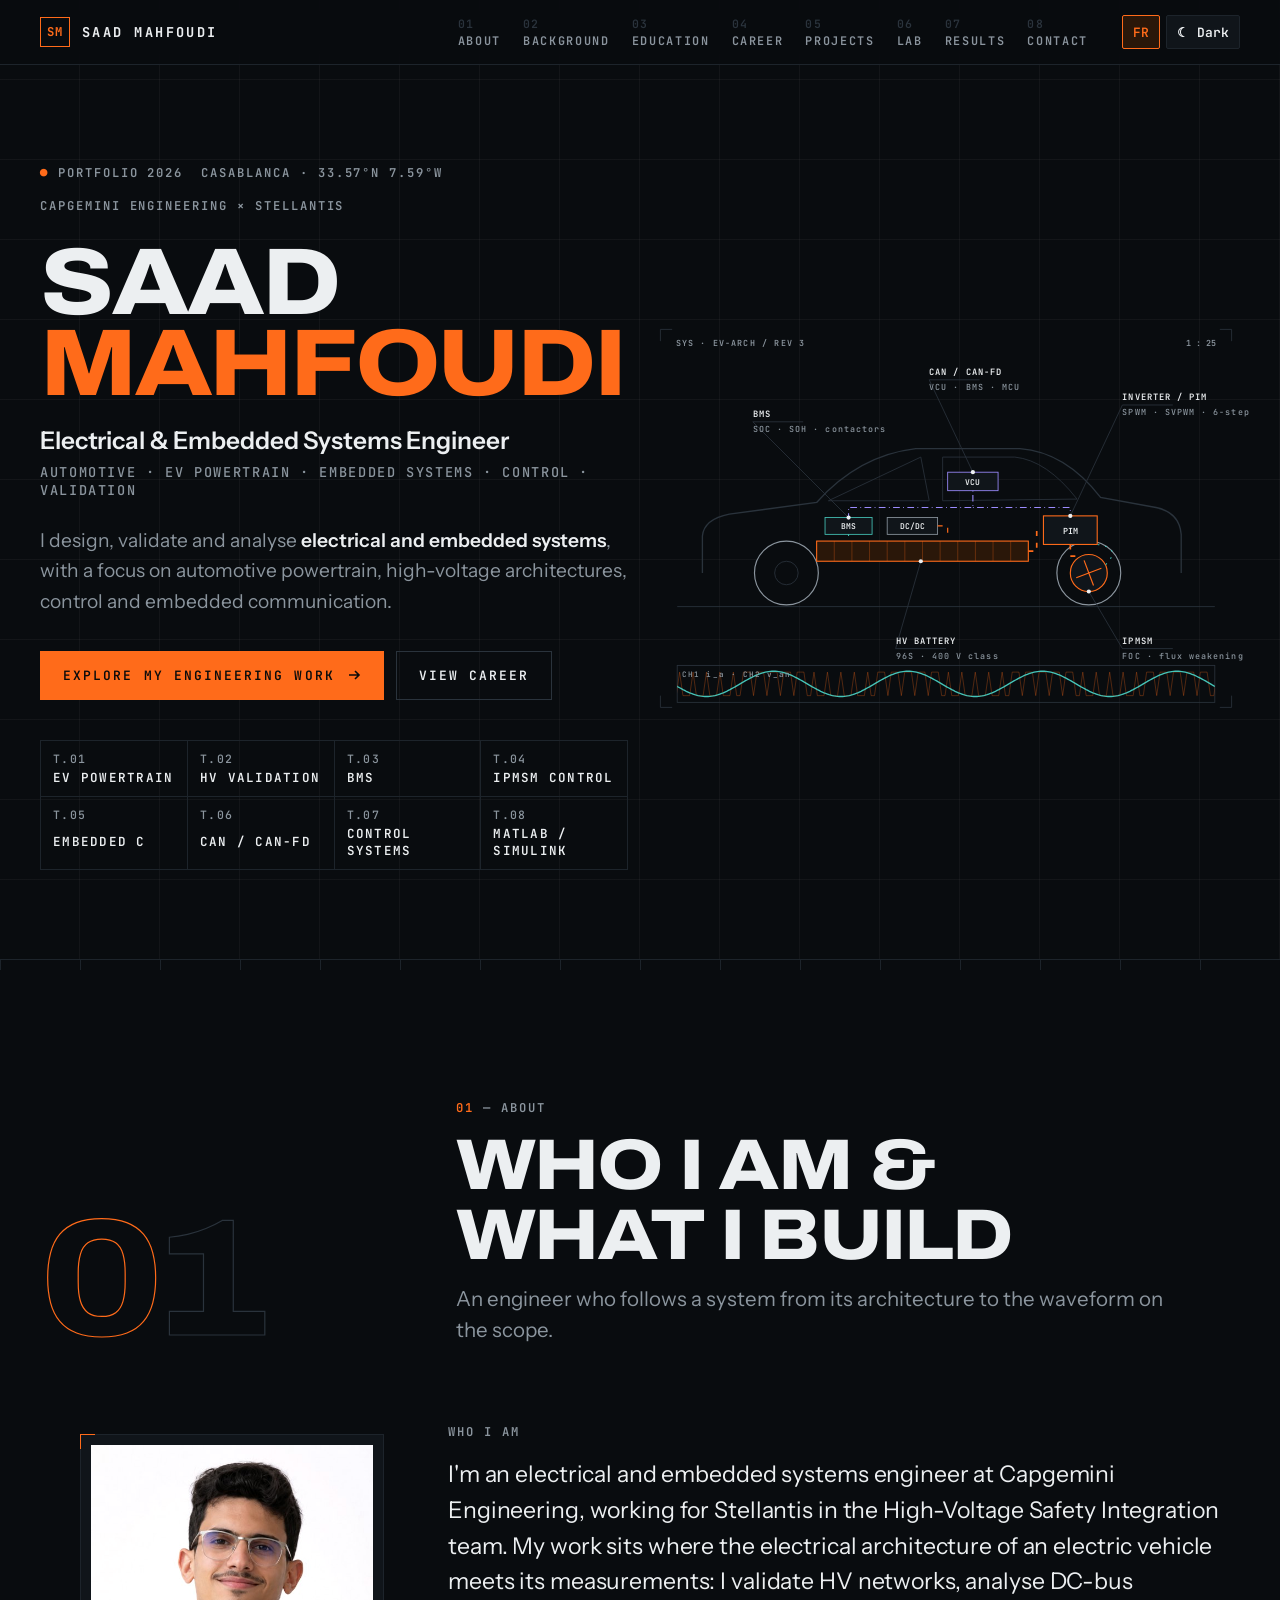
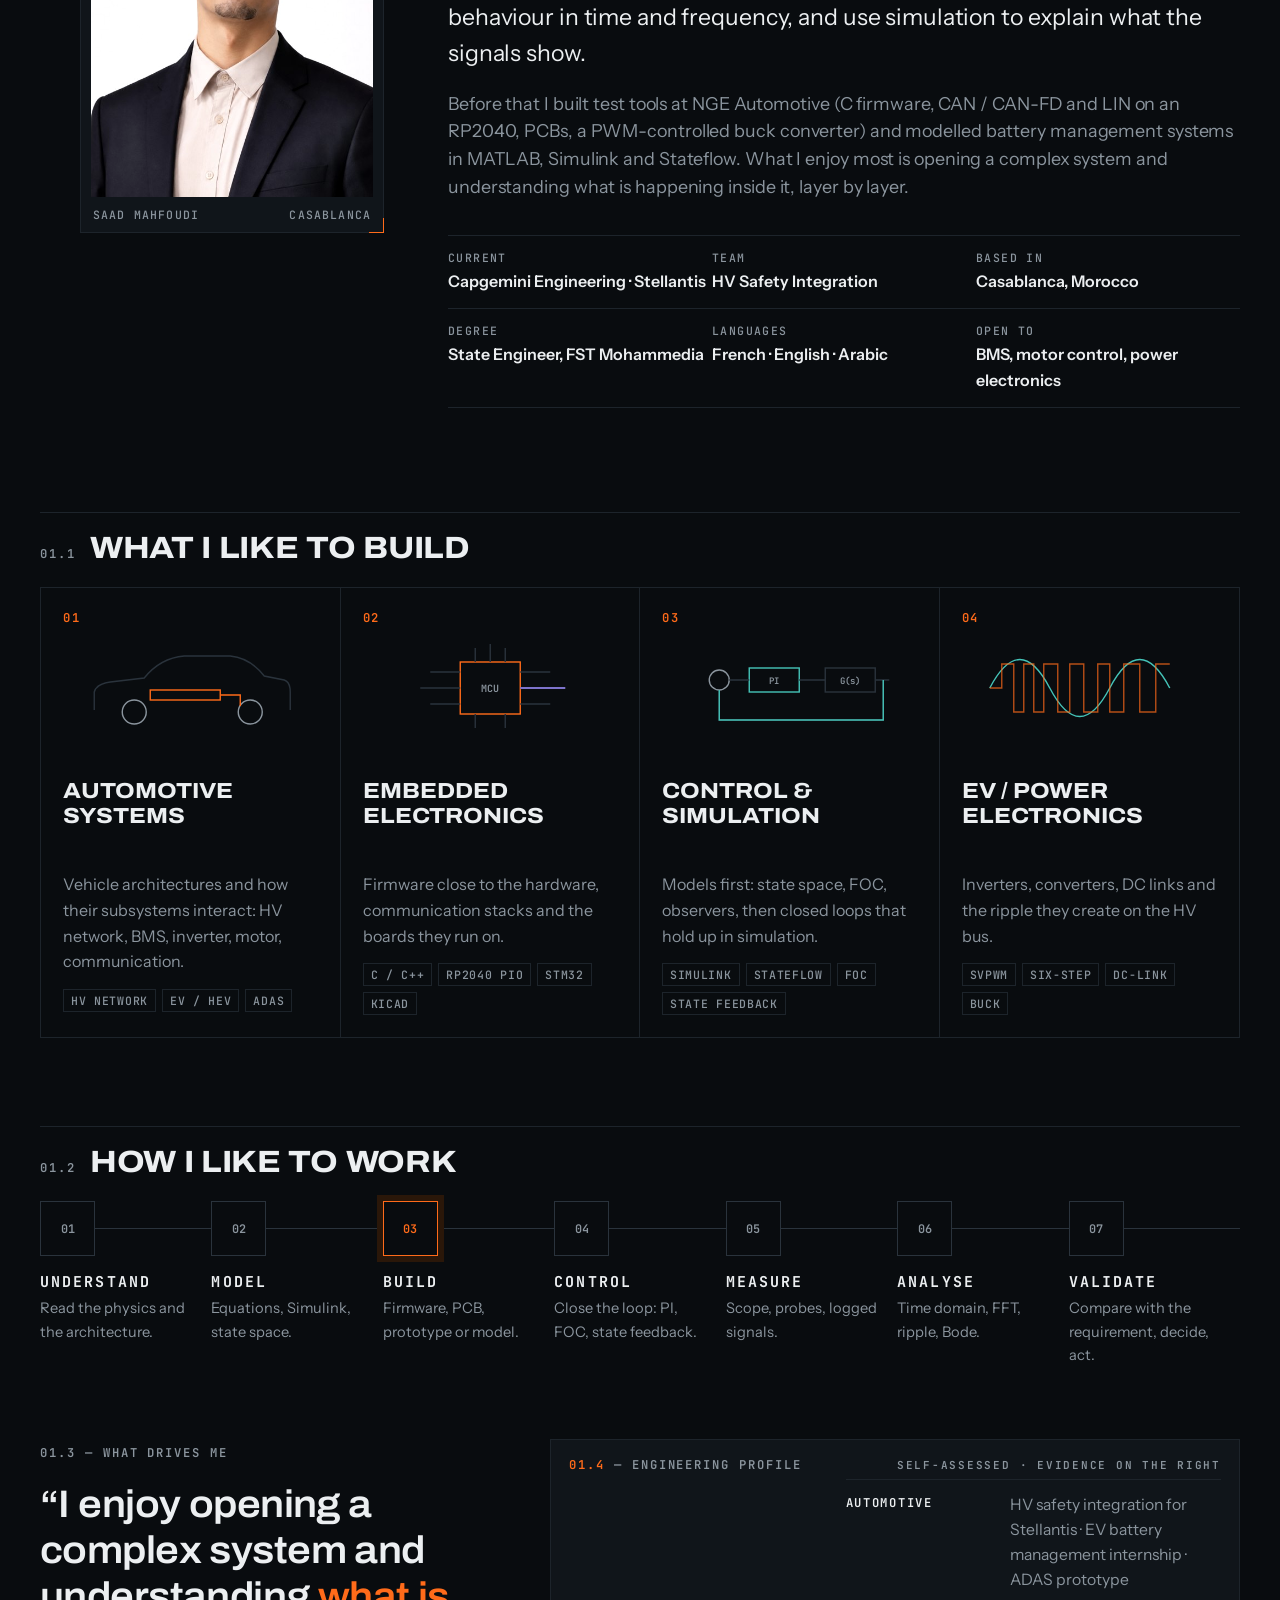
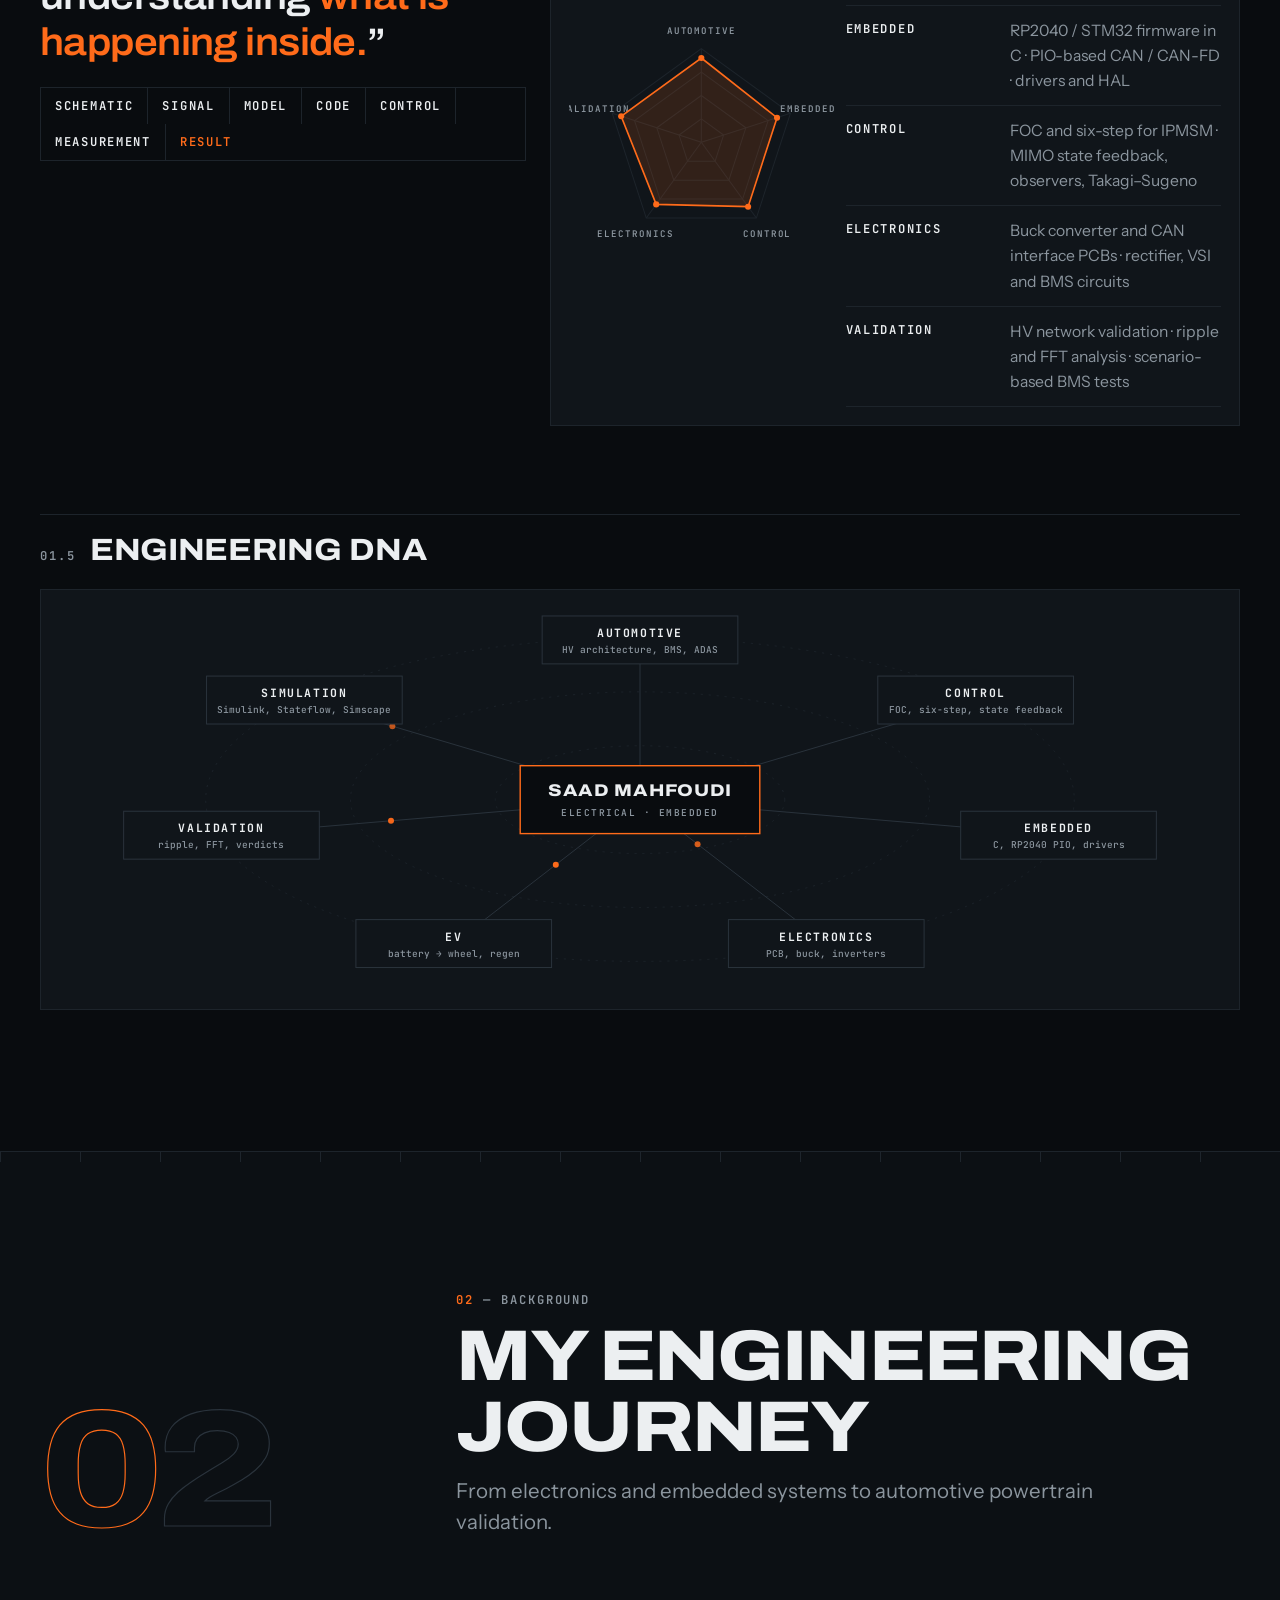
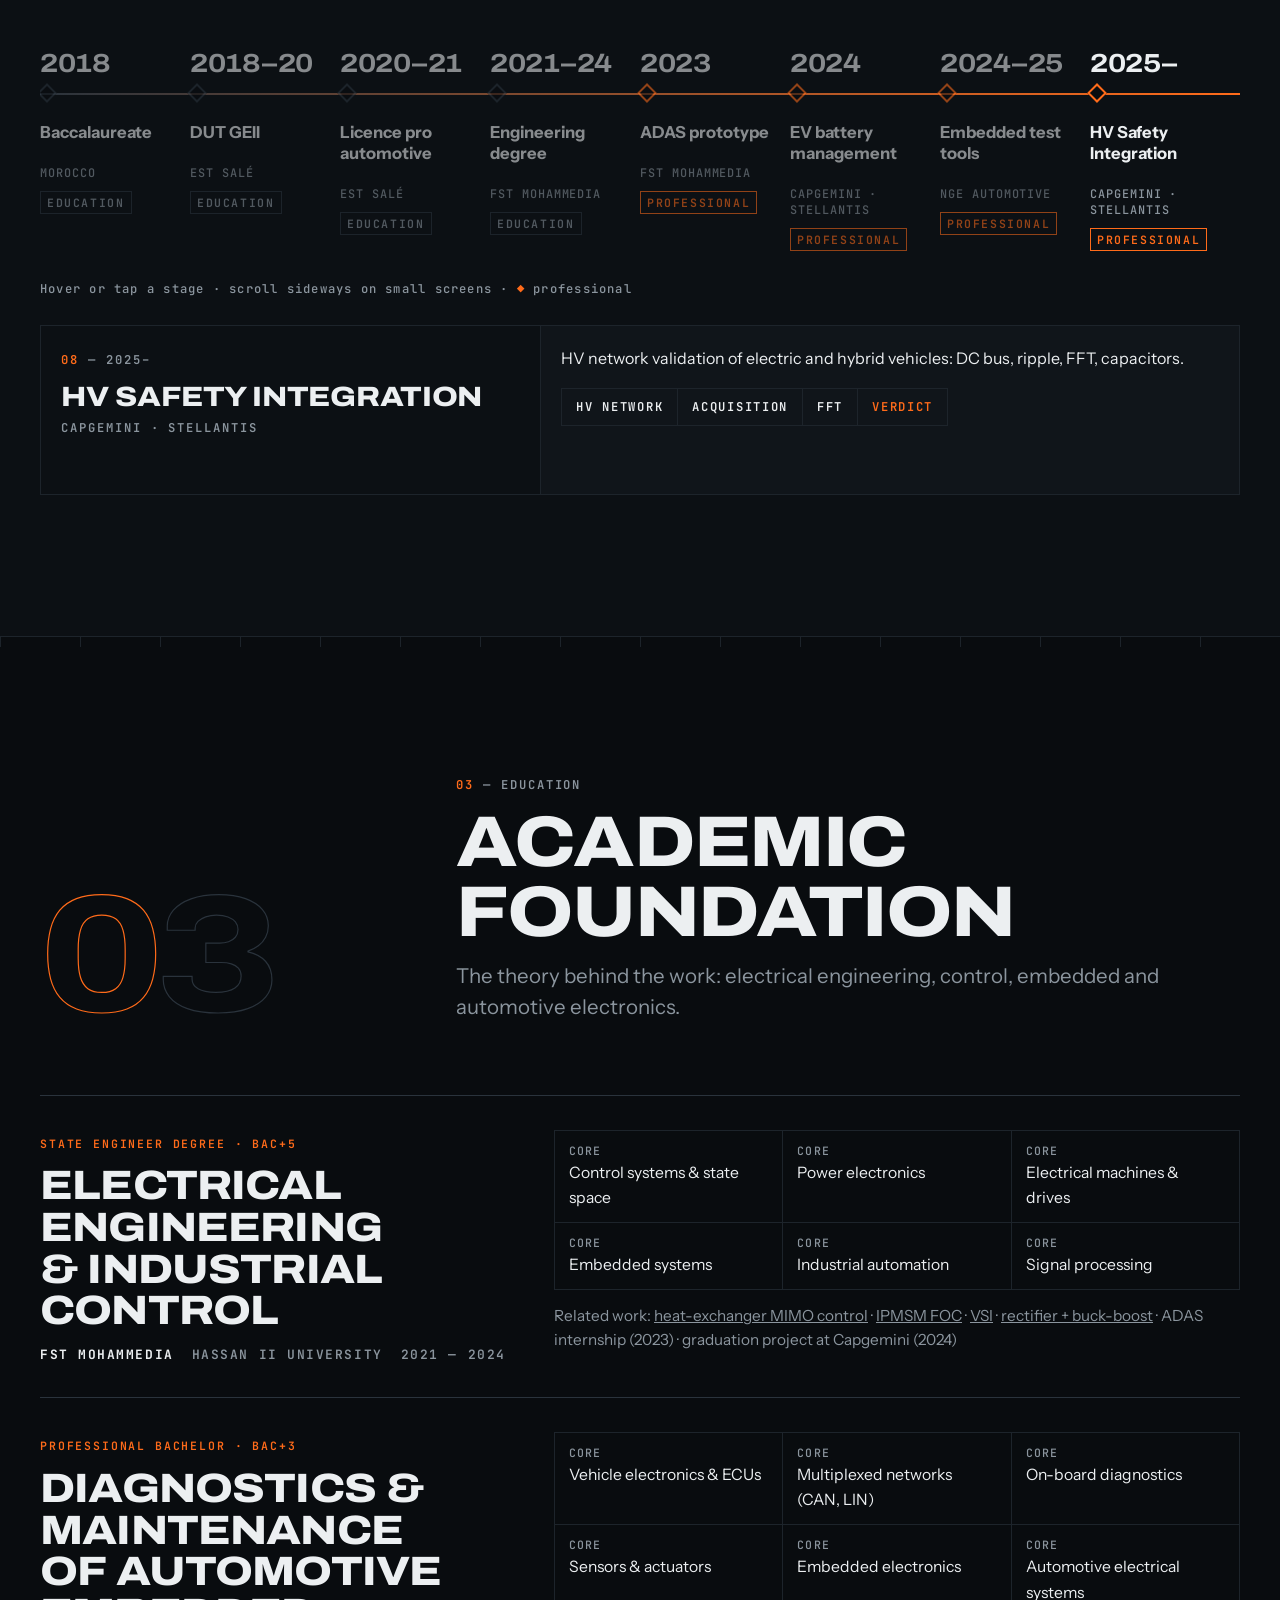
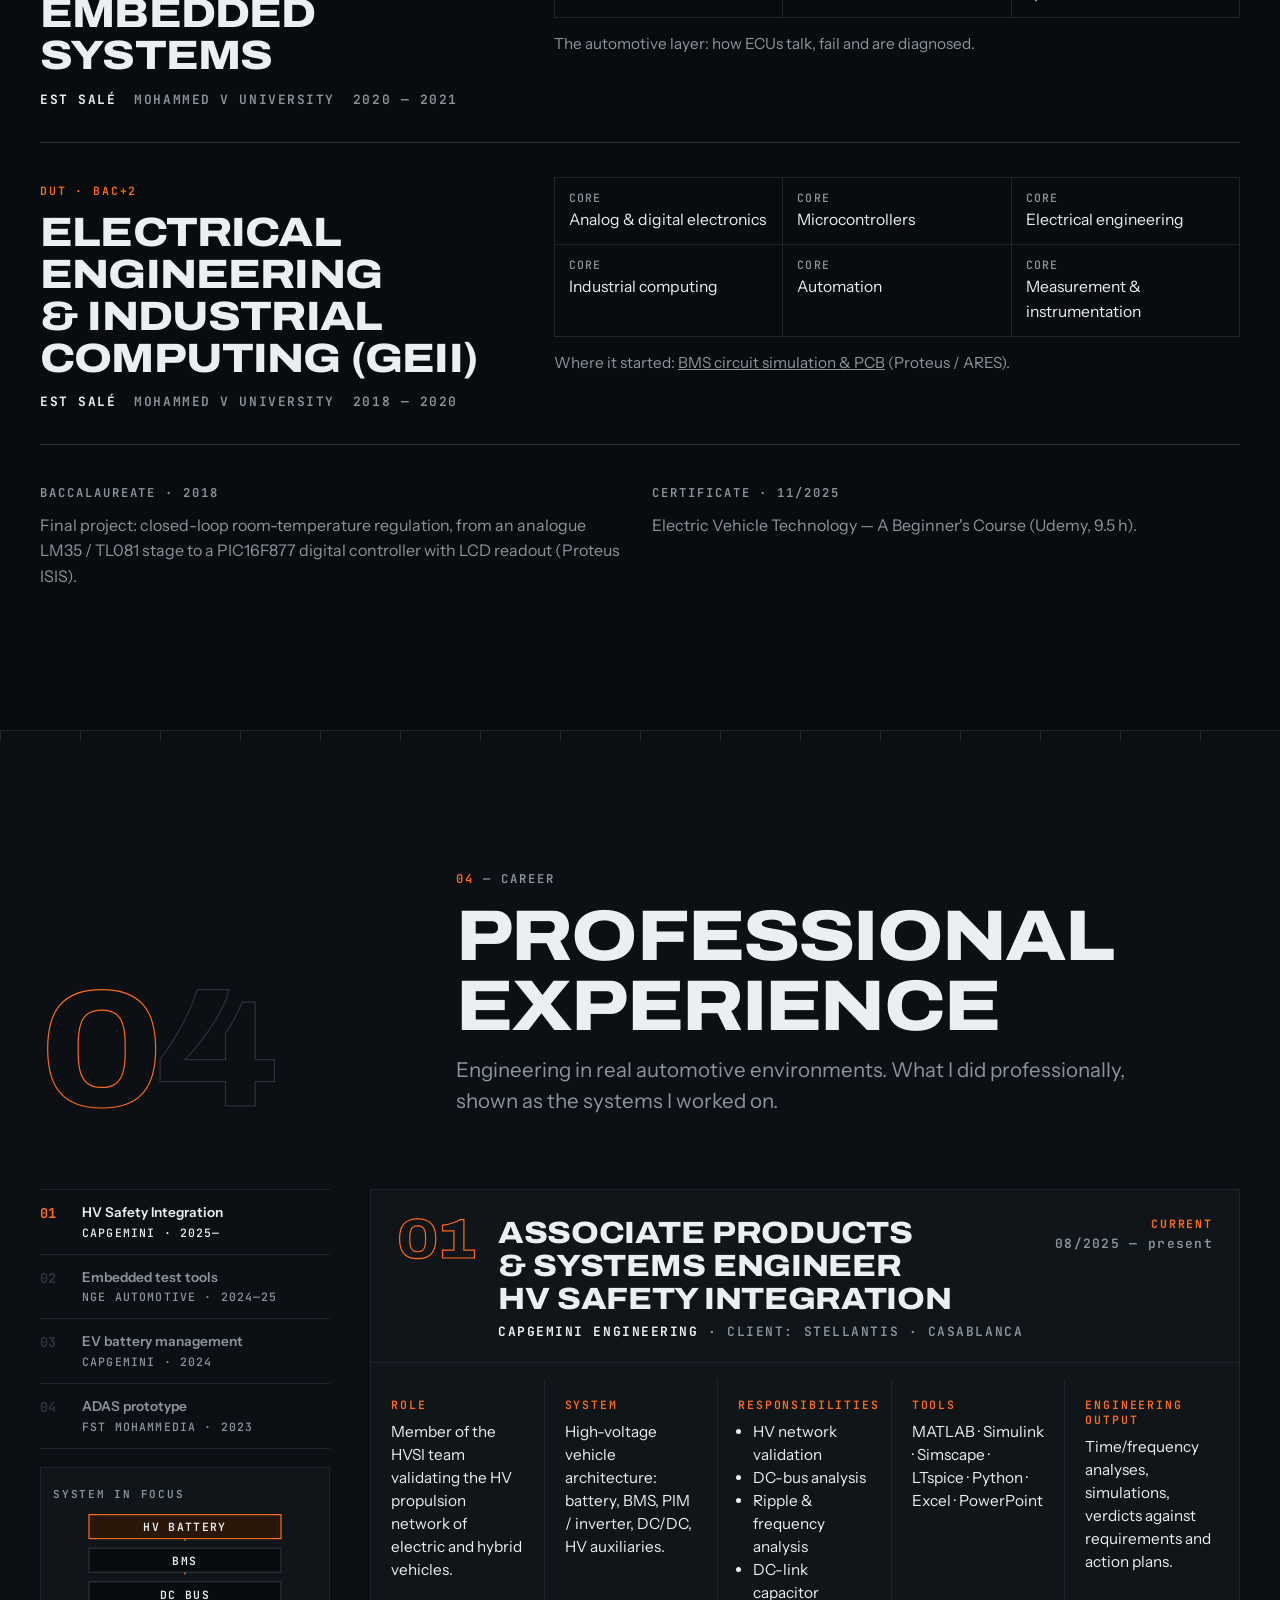
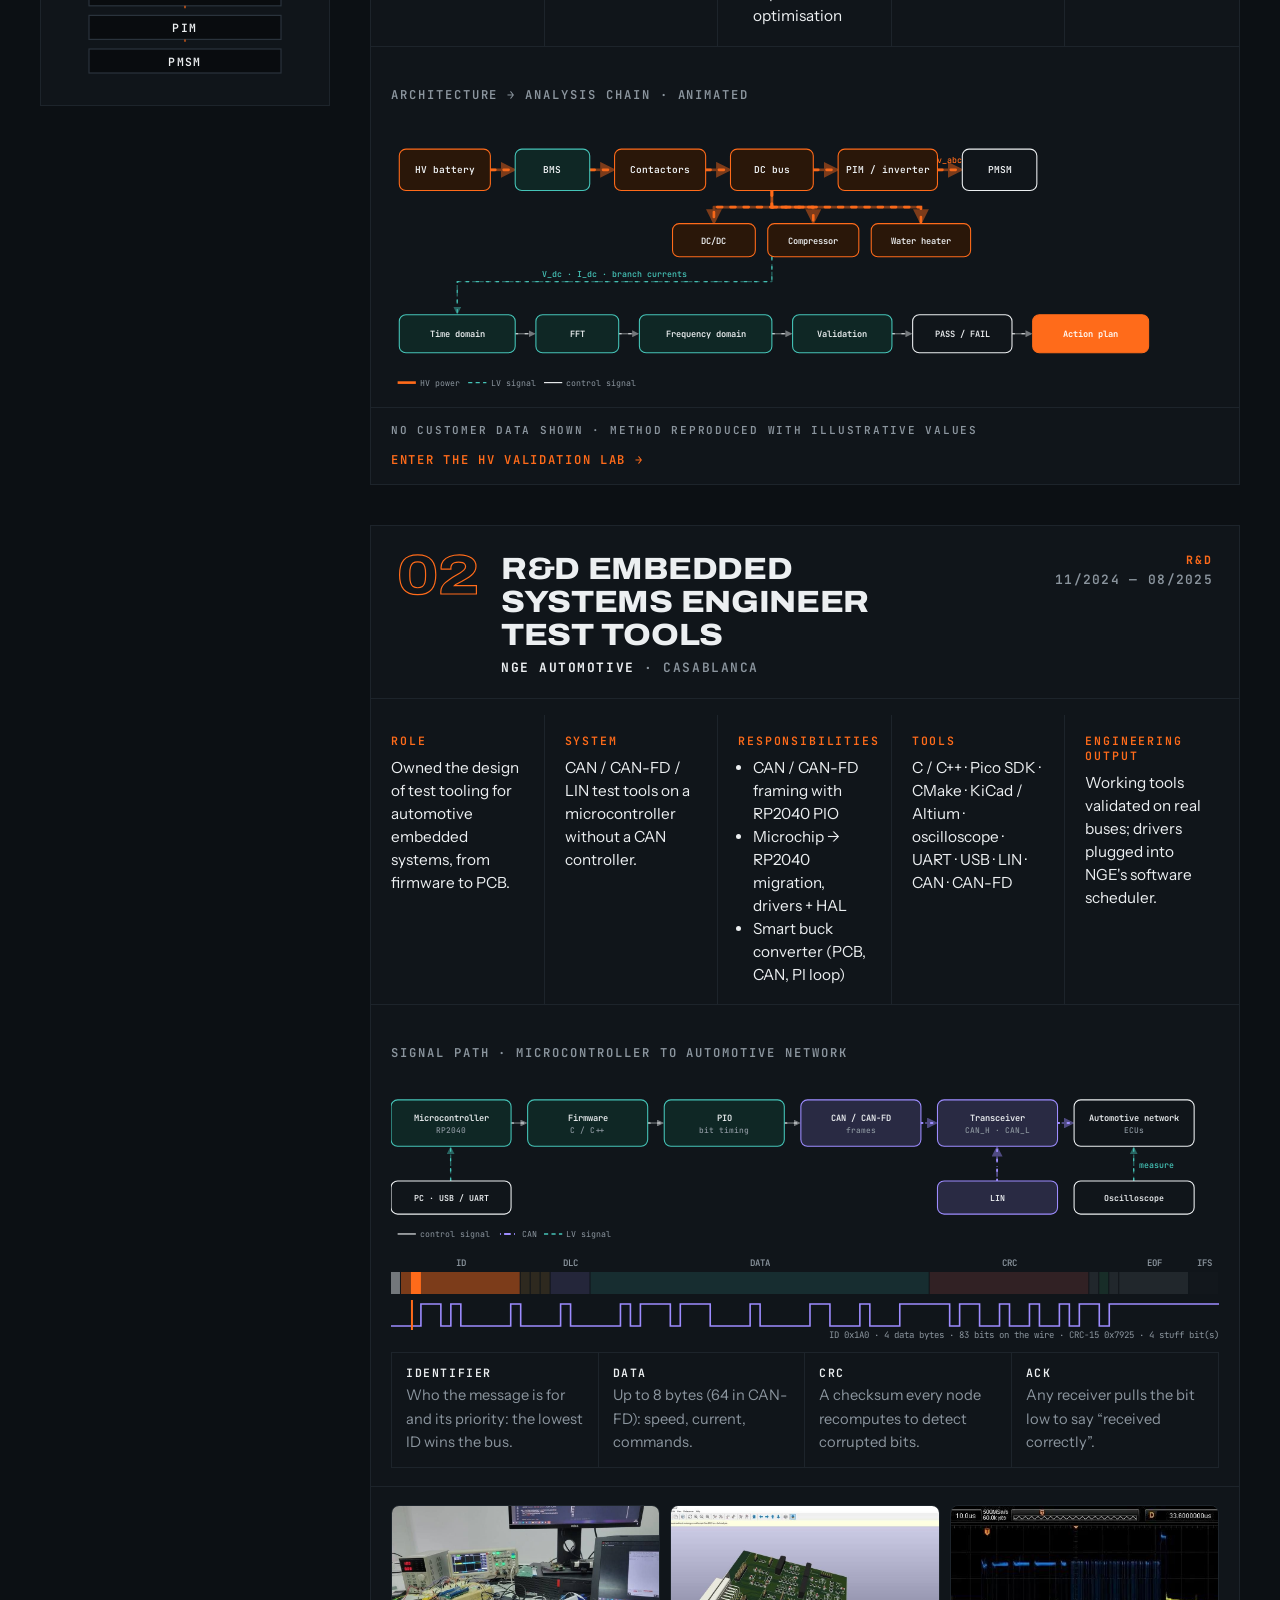
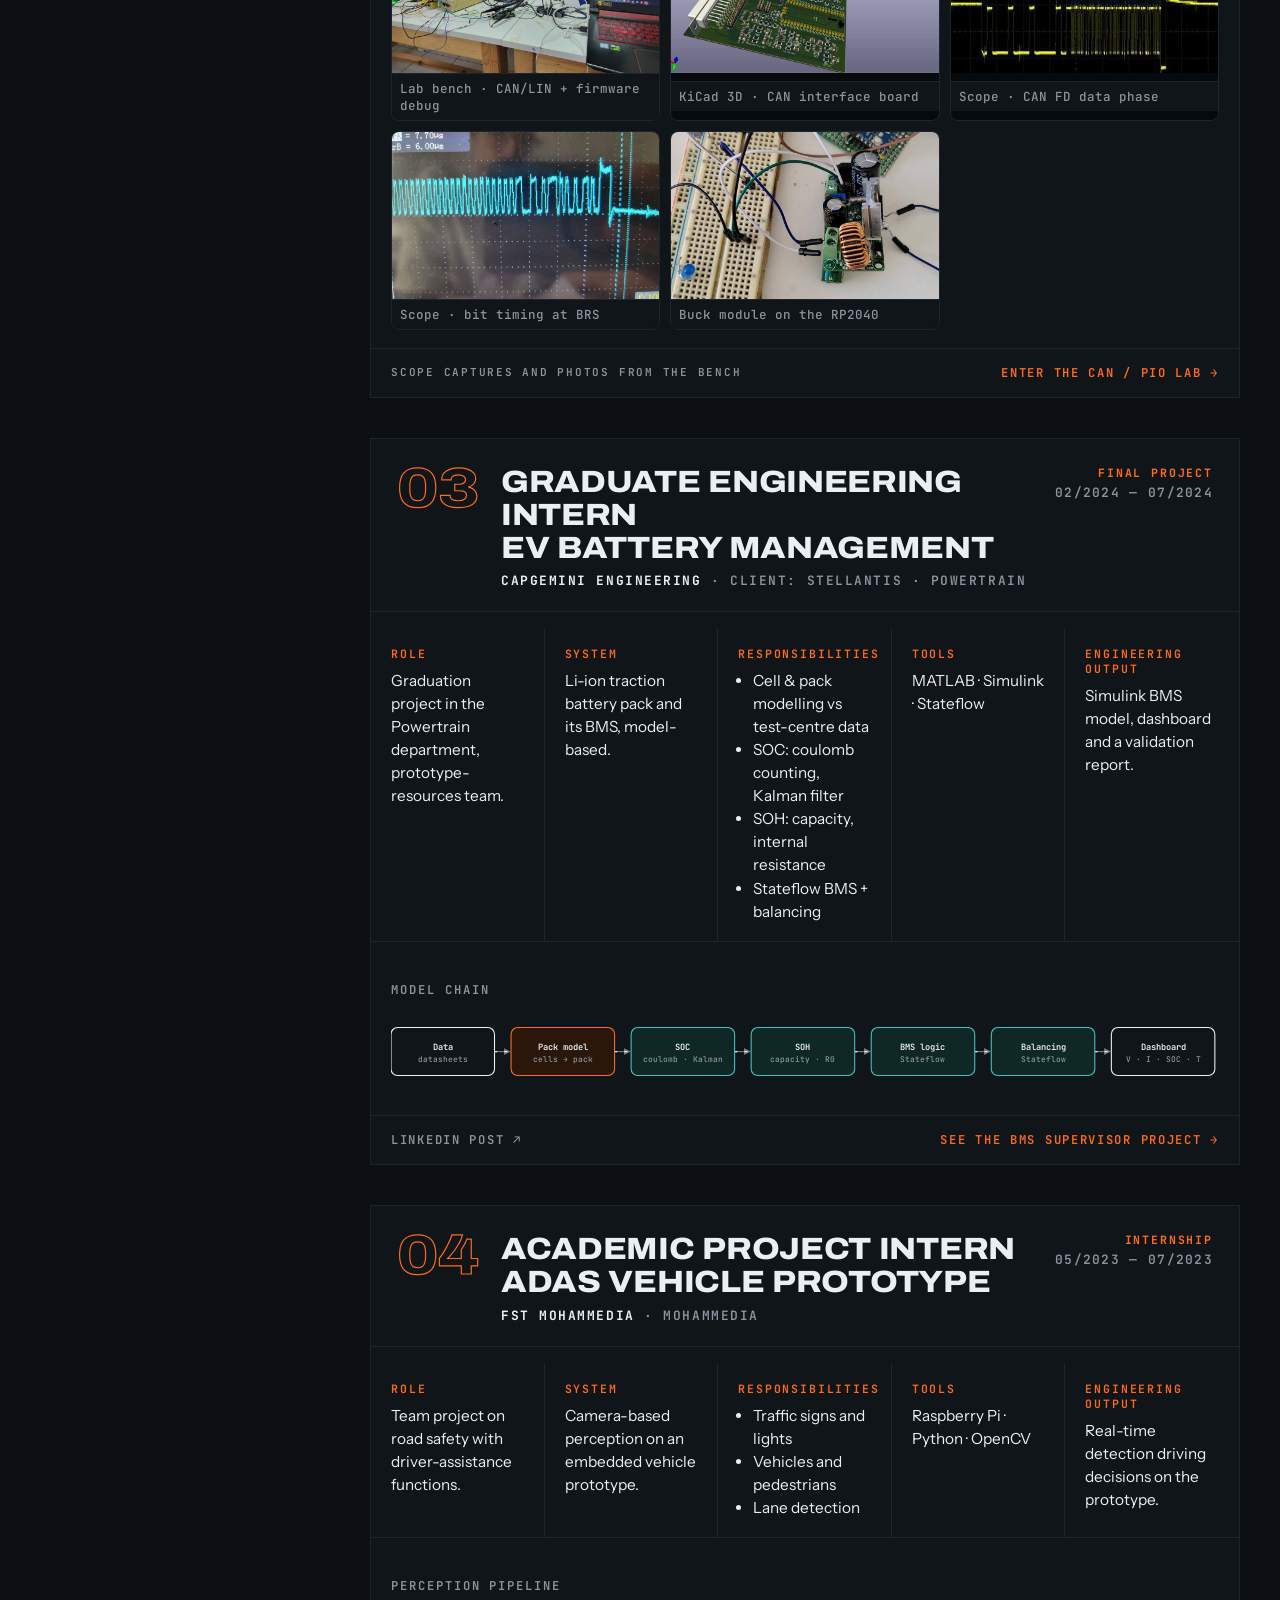
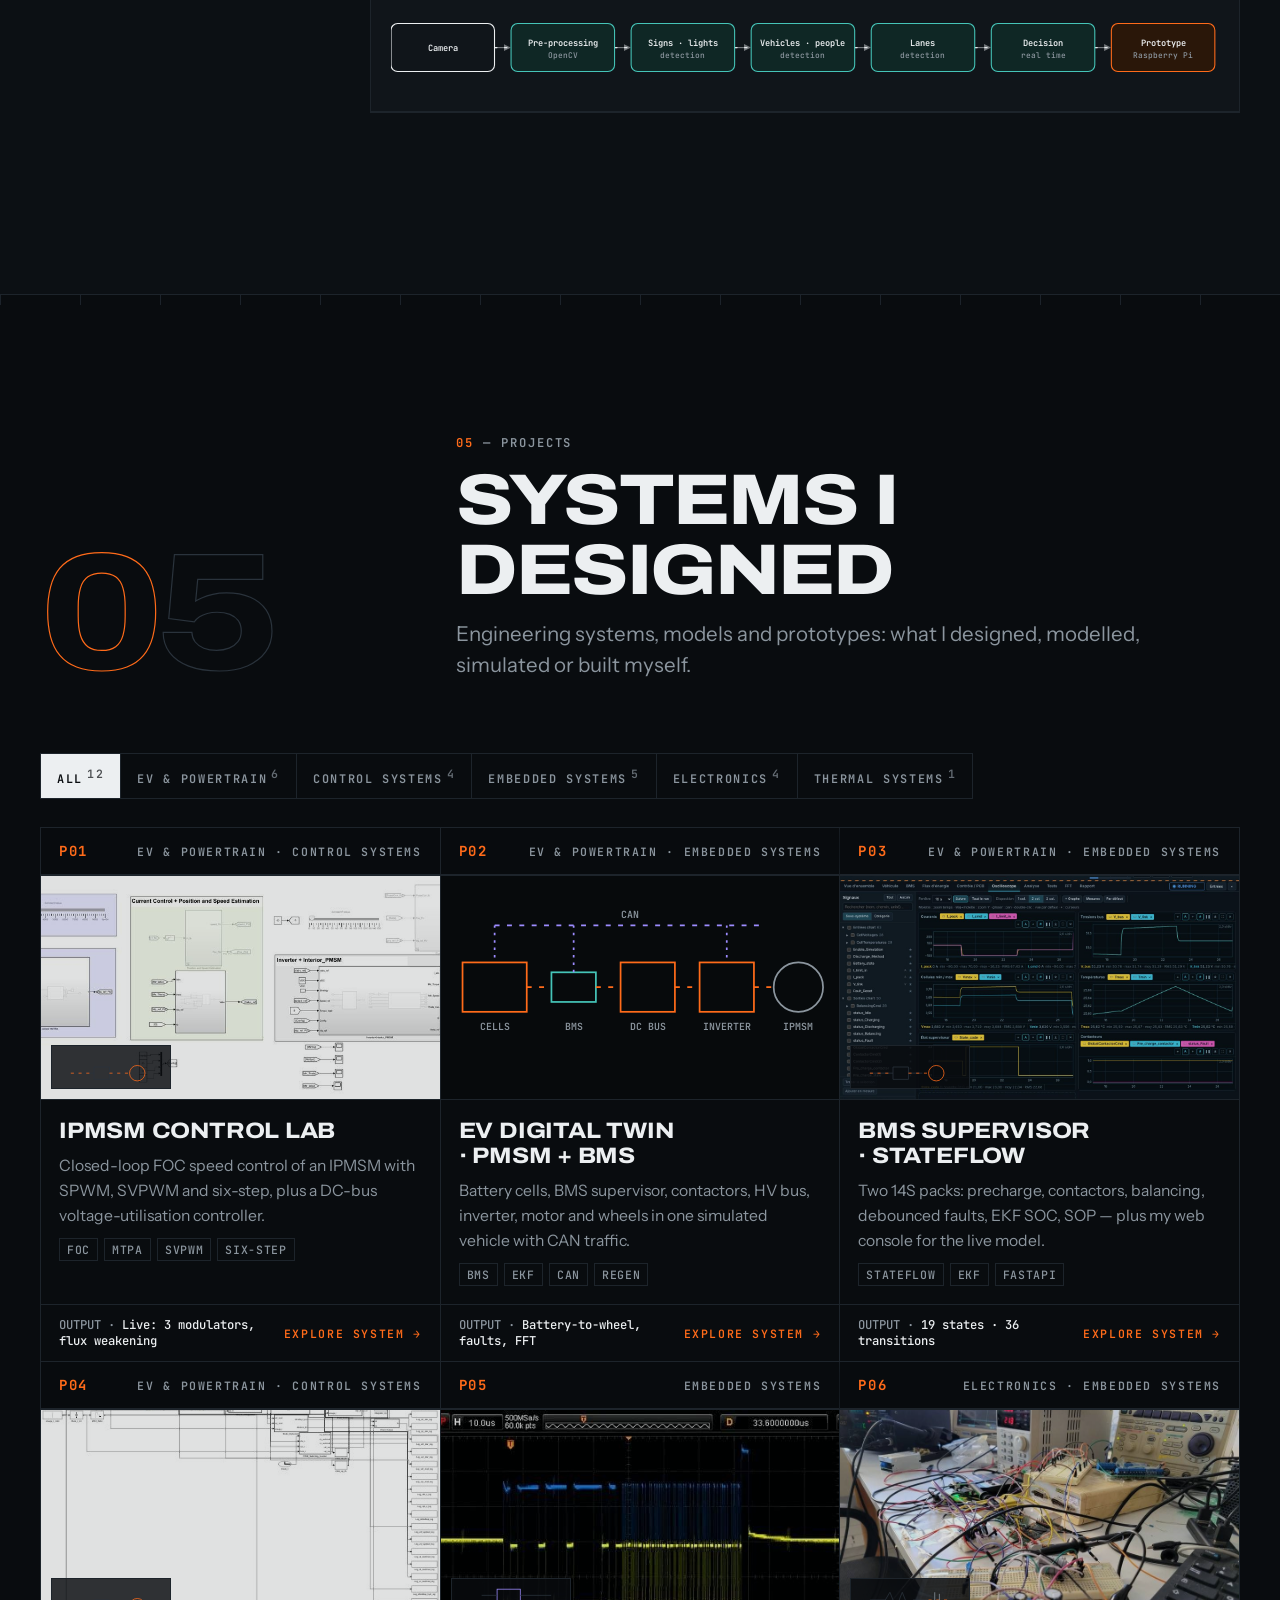
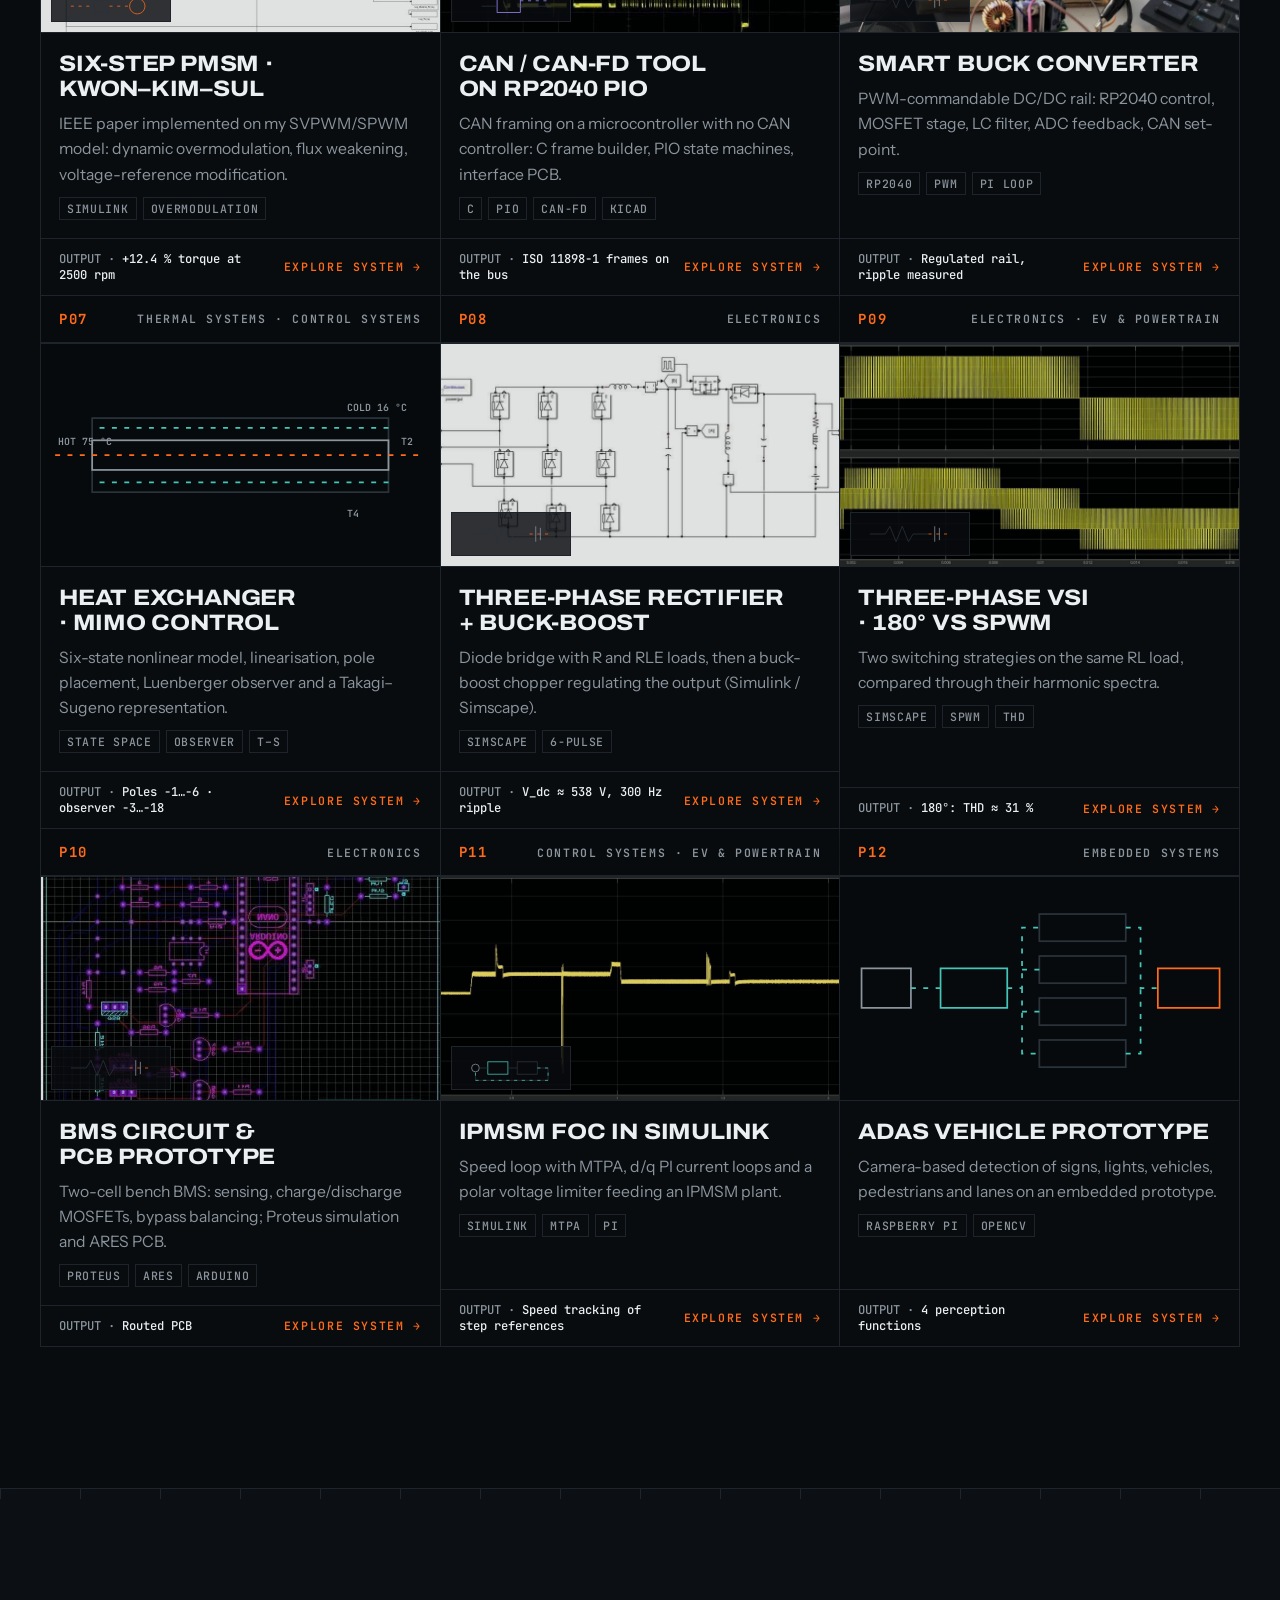
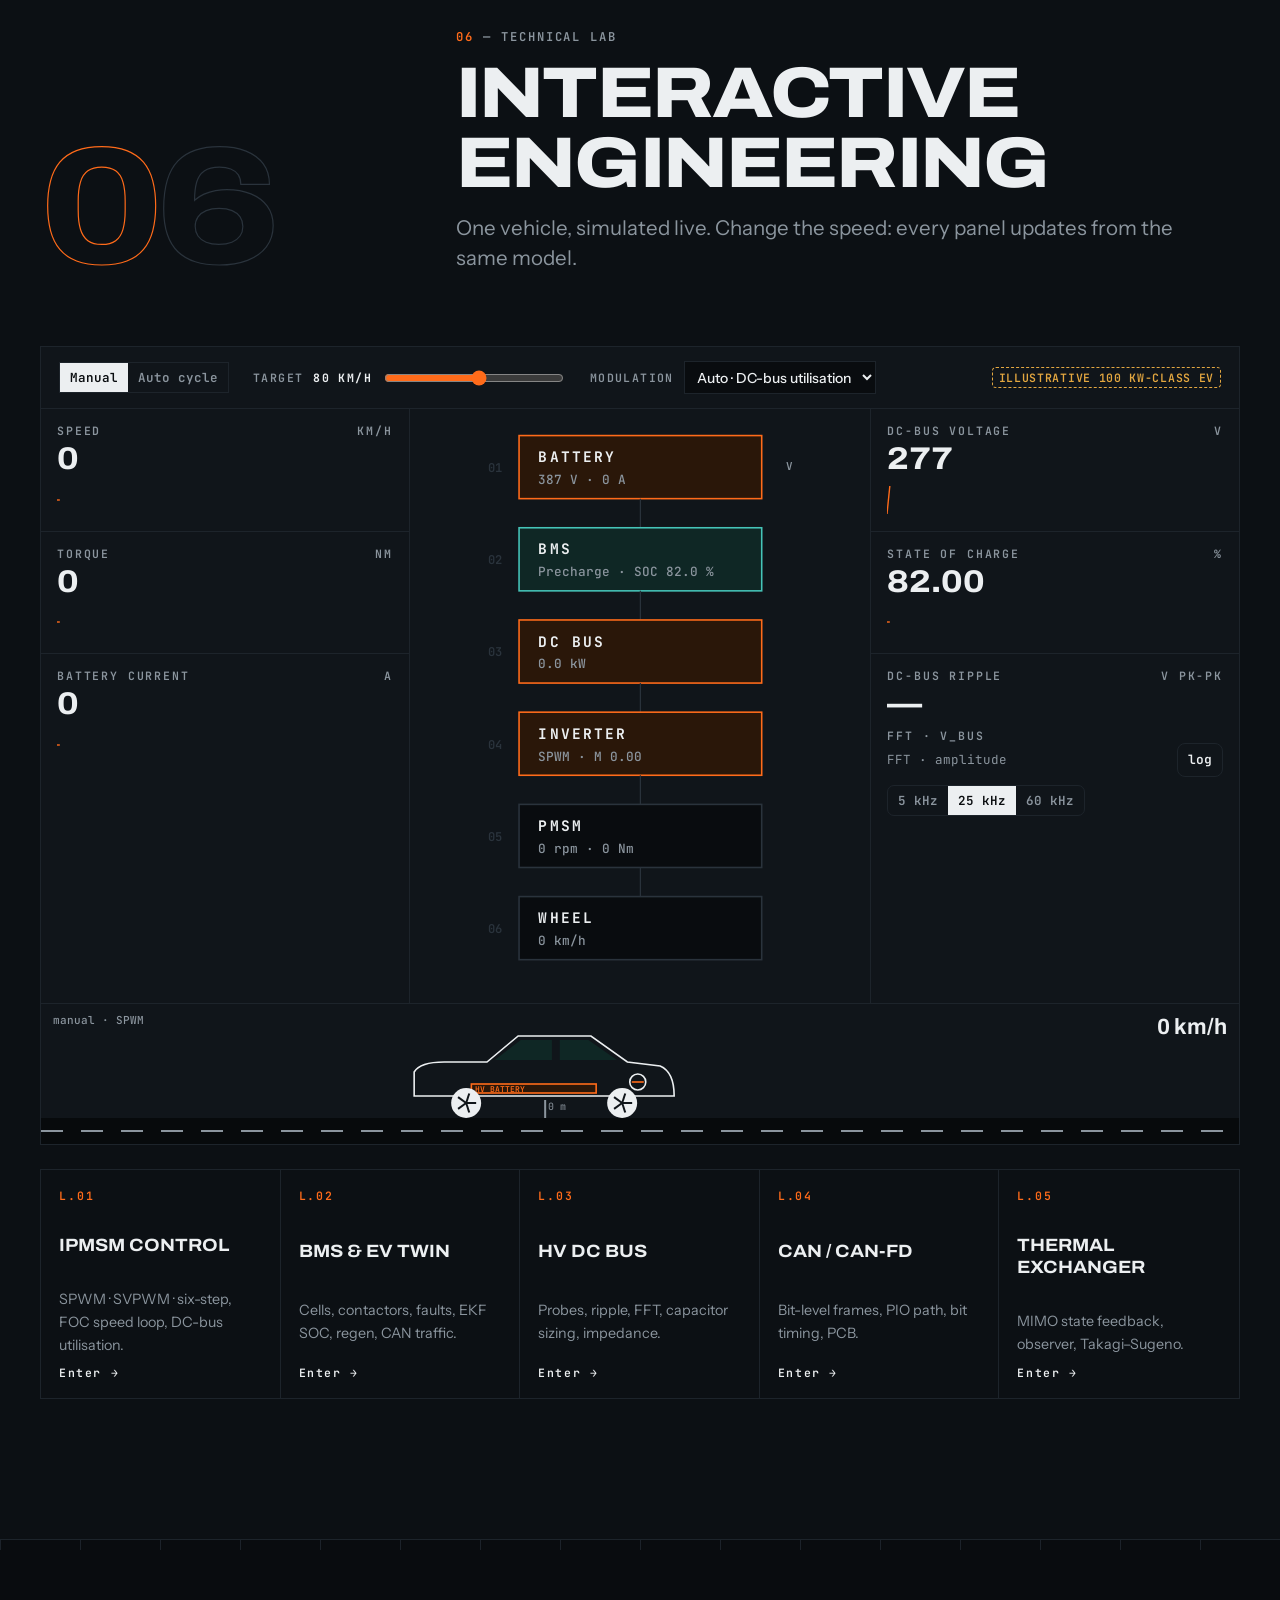
<file: index.html>
<!doctype html>
<html lang="en">
<head>
<meta charset="utf-8">
<meta name="viewport" content="width=device-width,initial-scale=1,viewport-fit=cover">
<title>Saad Mahfoudi · Electrical &amp; Embedded Systems Engineer</title>
<meta name="description" content="Saad Mahfoudi — Electrical & Embedded Systems Engineer. Automotive, EV powertrain, HV validation, BMS, motor control, CAN/CAN-FD. Career, projects, interactive engineering lab and results.">
<link rel="preconnect" href="https://fonts.googleapis.com"><link rel="preconnect" href="https://fonts.gstatic.com" crossorigin>
<link rel="stylesheet" href="https://fonts.googleapis.com/css2?family=Archivo:wdth,wght@100..125,500..800&family=Instrument+Sans:wght@400..700&family=JetBrains+Mono:wght@400;500;600;700&display=swap">
<link rel="stylesheet" href="assets/css/site.css">
<link rel="stylesheet" href="assets/css/home.css">
<script>try{var t=localStorage.getItem('theme');if(t)document.documentElement.setAttribute('data-theme',t)}catch(e){}</script>
</head>
<body class="home">

<!-- ============ NAVIGATION ============ -->
<header class="nav2"><div class="wrap">
  <a class="mark" href="#top" aria-label="Saad Mahfoudi, back to top"><i>SM</i><span>SAAD MAHFOUDI</span></a>
  <nav class="chap-links" aria-label="Chapters">
    <a href="#about"><small>01</small>About</a><a href="#background"><small>02</small>Background</a><a href="#education"><small>03</small>Education</a><a href="#career"><small>04</small>Career</a>
    <a href="#projects"><small>05</small>Projects</a><a href="#lab"><small>06</small>Lab</a><a href="#results"><small>07</small>Results</a><a href="#contact"><small>08</small>Contact</a>
  </nav>
  <span class="nowchap" id="nowchap"><b>00</b>Intro</span>
  <div class="tools">
    <button class="iconbtn menubtn" type="button" id="menubtn" aria-expanded="false" aria-controls="sheet">☰</button>
    <button class="iconbtn" type="button" data-fr-toggle aria-pressed="true" title="Show French translation on hover">FR</button>
    <button class="iconbtn" type="button" data-theme-toggle>☾ Dark</button>
  </div>
  <i class="navprog" id="navprog"></i>
</div></header>
<nav class="sheet" id="sheet" hidden aria-label="Chapters"></nav>

<main id="top">
<!-- ============ HERO ============ -->
<section class="hero2 gridbg" id="intro"><div class="wrap g12">
  <div class="c6">
    <div class="kicker"><span class="mlabel"><b>●</b> Portfolio 2026</span><span class="mlabel">Casablanca · 33.57°N 7.59°W</span><span class="mlabel">Capgemini Engineering × Stellantis</span></div>
    <h1>Saad<br><em>Mahfoudi</em></h1>
    <p class="role" data-fr="Ingénieur systèmes électriques et embarqués">Electrical &amp; Embedded Systems Engineer</p>
    <p class="domains">Automotive · EV Powertrain · Embedded Systems · Control · Validation</p>
    <p class="statement" data-fr="Je conçois, valide et analyse des systèmes électriques et embarqués : groupe motopropulseur automobile, architectures haute tension, commande et communication embarquée.">I design, validate and analyse <b>electrical and embedded systems</b>, with a focus on automotive powertrain, high-voltage architectures, control and embedded communication.</p>
    <div class="cta2">
      <a class="btn2 pri" href="#projects">Explore my engineering work <svg viewBox="0 0 14 14" aria-hidden="true"><path d="M2 7h10M8 3l4 4-4 4" fill="none" stroke="currentColor" stroke-width="1.6"/></svg></a>
      <a class="btn2" href="#career">View career</a>
    </div>
    <div class="meta" id="meta" aria-label="Engineering domains">
      <button type="button" data-k="bat inv mot"><small>T.01</small><b>EV Powertrain</b></button>
      <button type="button" data-k="bat dcdc inv"><small>T.02</small><b>HV Validation</b></button>
      <button type="button" data-k="bms bat"><small>T.03</small><b>BMS</b></button>
      <button type="button" data-k="mot inv"><small>T.04</small><b>IPMSM Control</b></button>
      <button type="button" data-k="vcu bms"><small>T.05</small><b>Embedded C</b></button>
      <button type="button" data-k="vcu can"><small>T.06</small><b>CAN / CAN-FD</b></button>
      <button type="button" data-k="inv vcu mot"><small>T.07</small><b>Control Systems</b></button>
      <button type="button" data-k="bat bms dcdc inv mot vcu can"><small>T.08</small><b>MATLAB / Simulink</b></button>
    </div>
  </div>
  <div class="c6"><div id="evcomp" aria-label="Electric vehicle architecture"></div></div>
</div></section>

<!-- ============ 01 ABOUT ============ -->
<section class="chapter" id="about" data-ch="01" data-name="About"><i class="ruler"></i><div class="wrap">
  <header class="ch-head"><div class="ch-num"><span>0</span>1</div><div class="ch-title"><span class="mlabel"><b>01</b> — About</span><h2>Who I am &amp; what I build</h2><p>An engineer who follows a system from its architecture to the waveform on the scope.</p></div></header>

  <div class="g12">
    <div class="c4"><figure class="portrait"><img src="assets/img/profile.jpg" alt="Portrait of Saad Mahfoudi" loading="lazy"><figcaption><span>Saad Mahfoudi</span><span>Casablanca</span></figcaption></figure></div>
    <div class="c8 intro">
      <span class="mlabel">Who I am</span>
      <p style="margin-top:14px" data-fr="Je suis ingénieur en systèmes électriques et embarqués chez Capgemini Engineering, au sein de l'équipe HV Safety Integration pour Stellantis.">I'm an electrical and embedded systems engineer at Capgemini Engineering, working for Stellantis in the High-Voltage Safety Integration team. My work sits where the electrical architecture of an electric vehicle meets its measurements: I validate HV networks, analyse DC-bus behaviour in time and frequency, and use simulation to explain what the signals show.</p>
      <p>Before that I built test tools at NGE Automotive (C firmware, CAN / CAN-FD and LIN on an RP2040, PCBs, a PWM-controlled buck converter) and modelled battery management systems in MATLAB, Simulink and Stateflow. What I enjoy most is opening a complex system and understanding what is happening inside it, layer by layer.</p>
      <dl class="facts">
        <div><dt>Current</dt><dd>Capgemini Engineering · Stellantis</dd></div><div><dt>Team</dt><dd>HV Safety Integration</dd></div><div><dt>Based in</dt><dd>Casablanca, Morocco</dd></div>
        <div><dt>Degree</dt><dd>State Engineer, FST Mohammedia</dd></div><div><dt>Languages</dt><dd>French · English · Arabic</dd></div><div><dt>Open to</dt><dd>BMS, motor control, power electronics</dd></div>
      </dl>
    </div>
  </div>

  <div class="sub-h"><span class="mlabel">01.1</span><h3>What I like to build</h3></div>
  <div class="build" id="build">
    <article><span class="n">01</span><svg viewBox="0 0 220 96" aria-hidden="true"><g fill="none" stroke-width="1.4"><path d="M14 70 L14 52 Q16 44 30 42 L64 38 Q80 18 104 16 L150 16 Q170 18 184 36 L204 40 Q210 42 210 52 L210 70" stroke="var(--line2)"/><circle cx="54" cy="72" r="12" stroke="var(--muted)"/><circle cx="170" cy="72" r="12" stroke="var(--muted)"/><rect x="70" y="50" width="70" height="10" stroke="var(--hv)"/><path class="fl" d="M140 55 H160 V66" stroke="var(--hv)"/></g></svg><h4>Automotive systems</h4><p>Vehicle architectures and how their subsystems interact: HV network, BMS, inverter, motor, communication.</p><div class="kw"><span>HV network</span><span>EV / HEV</span><span>ADAS</span></div></article>
    <article><span class="n">02</span><svg viewBox="0 0 220 96" aria-hidden="true"><g fill="none" stroke-width="1.4"><rect x="80" y="22" width="60" height="52" stroke="var(--hv)"/><text x="110" y="52" text-anchor="middle" style="font:600 10px var(--f-mono);fill:var(--muted)">MCU</text><path d="M80 32H50M80 48H40M80 64H50M140 32H170M140 48H185M140 64H170M95 22V8M110 22V4M125 22V8M95 74V88M125 74V88" stroke="var(--line2)"/><path class="fl" d="M140 48H185" stroke="var(--violet)"/></g></svg><h4>Embedded electronics</h4><p>Firmware close to the hardware, communication stacks and the boards they run on.</p><div class="kw"><span>C / C++</span><span>RP2040 PIO</span><span>STM32</span><span>KiCad</span></div></article>
    <article><span class="n">03</span><svg viewBox="0 0 220 96" aria-hidden="true"><g fill="none" stroke-width="1.4"><circle cx="40" cy="40" r="10" stroke="var(--muted)"/><rect x="70" y="28" width="50" height="24" stroke="var(--sig)"/><rect x="146" y="28" width="50" height="24" stroke="var(--line2)"/><path d="M50 40H70M120 40H146M196 40H210M204 40V80H40V50" stroke="var(--line2)"/><path class="fl" d="M204 40V80H40V50" stroke="var(--sig)"/><text x="95" y="44" text-anchor="middle" style="font:600 9px var(--f-mono);fill:var(--muted)">PI</text><text x="171" y="44" text-anchor="middle" style="font:600 9px var(--f-mono);fill:var(--muted)">G(s)</text></g></svg><h4>Control &amp; simulation</h4><p>Models first: state space, FOC, observers, then closed loops that hold up in simulation.</p><div class="kw"><span>Simulink</span><span>Stateflow</span><span>FOC</span><span>State feedback</span></div></article>
    <article><span class="n">04</span><svg viewBox="0 0 220 96" aria-hidden="true"><g fill="none" stroke-width="1.4"><path d="M10 48 C 30 10, 50 10, 70 48 S 110 86, 130 48 S 170 10, 190 48" stroke="var(--sig)"/><path class="fl" d="M10 48 H22 V24 H34 V72 H44 V24 H54 V72 H64 V24 H78 V72 H90 V24 H104 V72 H118 V24 H130 V72 H144 V24 H160 V72 H176 V24 H190" stroke="var(--hv)" opacity=".7"/></g></svg><h4>EV / power electronics</h4><p>Inverters, converters, DC links and the ripple they create on the HV bus.</p><div class="kw"><span>SVPWM</span><span>Six-step</span><span>DC-link</span><span>Buck</span></div></article>
  </div>

  <div class="sub-h"><span class="mlabel">01.2</span><h3>How I like to work</h3></div>
  <div class="process" id="process">
    <div class="st"><div class="dot">01</div><h5>UNDERSTAND</h5><p>Read the physics and the architecture.</p></div>
    <div class="st"><div class="dot">02</div><h5>MODEL</h5><p>Equations, Simulink, state space.</p></div>
    <div class="st"><div class="dot">03</div><h5>BUILD</h5><p>Firmware, PCB, prototype or model.</p></div>
    <div class="st"><div class="dot">04</div><h5>CONTROL</h5><p>Close the loop: PI, FOC, state feedback.</p></div>
    <div class="st"><div class="dot">05</div><h5>MEASURE</h5><p>Scope, probes, logged signals.</p></div>
    <div class="st"><div class="dot">06</div><h5>ANALYSE</h5><p>Time domain, FFT, ripple, Bode.</p></div>
    <div class="st"><div class="dot">07</div><h5>VALIDATE</h5><p>Compare with the requirement, decide, act.</p></div>
  </div>

  <div class="g12" style="margin-top:72px">
    <div class="c5"><span class="mlabel">01.3 — What drives me</span><p class="quote" style="margin-top:16px">“I enjoy opening a complex system and understanding <span>what is happening inside.</span>”</p>
      <div class="chain"><span>SCHEMATIC</span><span>SIGNAL</span><span>MODEL</span><span>CODE</span><span>CONTROL</span><span>MEASUREMENT</span><span>RESULT</span></div></div>
    <div class="c7"><div class="radarbox"><div style="display:flex;justify-content:space-between;align-items:baseline;margin-bottom:6px"><span class="mlabel"><b>01.4</b> — Engineering profile</span><span class="mlabel" style="font-size:max(.6rem,11px)">self-assessed · evidence on the right</span></div>
      <div class="g12" style="gap:12px;align-items:center"><div class="c5"><svg id="radar" viewBox="0 0 260 250" aria-label="Engineering profile radar"></svg></div><div class="c7"><div class="evid" id="evid"></div></div></div></div></div>
  </div>

  <div class="sub-h"><span class="mlabel">01.5</span><h3>Engineering DNA</h3></div>
  <div class="dna"><svg id="dna" viewBox="0 0 1200 420" aria-label="Engineering DNA"></svg></div>
</div></section>

<!-- ============ 02 BACKGROUND ============ -->
<section class="chapter alt" id="background" data-ch="02" data-name="Background"><i class="ruler"></i><div class="wrap">
  <header class="ch-head"><div class="ch-num"><span>0</span>2</div><div class="ch-title"><span class="mlabel"><b>02</b> — Background</span><h2>My engineering journey</h2><p>From electronics and embedded systems to automotive powertrain validation.</p></div></header>
  <div class="journey" id="journey"><div class="track"><i class="line"><i></i></i></div></div>
  <p class="jhint">Hover or tap a stage · scroll sideways on small screens · <span style="color:var(--hv)">◆</span> professional</p>
  <div class="jdetail" id="jdetail"><div id="jd1"></div><div id="jd2"></div></div>
</div></section>

<!-- ============ 03 EDUCATION ============ -->
<section class="chapter" id="education" data-ch="03" data-name="Education"><i class="ruler"></i><div class="wrap">
  <header class="ch-head"><div class="ch-num"><span>0</span>3</div><div class="ch-title"><span class="mlabel"><b>03</b> — Education</span><h2>Academic foundation</h2><p>The theory behind the work: electrical engineering, control, embedded and automotive electronics.</p></div></header>

  <article class="degree"><div><span class="lvl">State Engineer degree · Bac+5</span><h3>Electrical Engineering &amp; Industrial Control</h3><div class="inst"><b>FST Mohammedia</b><span>Hassan II University</span><span>2021 — 2024</span></div></div>
    <div><div class="core"><span><small>CORE</small>Control systems &amp; state space</span><span><small>CORE</small>Power electronics</span><span><small>CORE</small>Electrical machines &amp; drives</span><span><small>CORE</small>Embedded systems</span><span><small>CORE</small>Industrial automation</span><span><small>CORE</small>Signal processing</span></div>
    <p class="rel">Related work: <a href="projects/thermal.html">heat-exchanger MIMO control</a> · <a href="projects/power-lab.html#foc">IPMSM FOC</a> · <a href="projects/power-lab.html#vsi">VSI</a> · <a href="projects/power-lab.html#rect">rectifier + buck-boost</a> · ADAS internship (2023) · graduation project at Capgemini (2024)</p></div></article>

  <article class="degree"><div><span class="lvl">Professional Bachelor · Bac+3</span><h3>Diagnostics &amp; Maintenance of Automotive Embedded Systems</h3><div class="inst"><b>EST Salé</b><span>Mohammed V University</span><span>2020 — 2021</span></div></div>
    <div><div class="core"><span><small>CORE</small>Vehicle electronics &amp; ECUs</span><span><small>CORE</small>Multiplexed networks (CAN, LIN)</span><span><small>CORE</small>On-board diagnostics</span><span><small>CORE</small>Sensors &amp; actuators</span><span><small>CORE</small>Embedded electronics</span><span><small>CORE</small>Automotive electrical systems</span></div>
    <p class="rel">The automotive layer: how ECUs talk, fail and are diagnosed.</p></div></article>

  <article class="degree"><div><span class="lvl">DUT · Bac+2</span><h3>Electrical Engineering &amp; Industrial Computing (GEII)</h3><div class="inst"><b>EST Salé</b><span>Mohammed V University</span><span>2018 — 2020</span></div></div>
    <div><div class="core"><span><small>CORE</small>Analog &amp; digital electronics</span><span><small>CORE</small>Microcontrollers</span><span><small>CORE</small>Electrical engineering</span><span><small>CORE</small>Industrial computing</span><span><small>CORE</small>Automation</span><span><small>CORE</small>Measurement &amp; instrumentation</span></div>
    <p class="rel">Where it started: <a href="projects/power-lab.html#bmspcb">BMS circuit simulation &amp; PCB</a> (Proteus / ARES).</p></div></article>

  <div class="g12" style="margin-top:34px">
    <div class="c6"><span class="mlabel">Baccalaureate · 2018</span><p style="margin-top:8px;color:var(--muted)">Final project: closed-loop room-temperature regulation, from an analogue LM35 / TL081 stage to a PIC16F877 digital controller with LCD readout (Proteus ISIS).</p></div>
    <div class="c6"><span class="mlabel">Certificate · 11/2025</span><p style="margin-top:8px;color:var(--muted)">Electric Vehicle Technology — A Beginner's Course (Udemy, 9.5 h).</p></div>
  </div>
</div></section>

<!-- ============ 04 CAREER ============ -->
<section class="chapter alt" id="career" data-ch="04" data-name="Career"><i class="ruler"></i><div class="wrap">
  <header class="ch-head"><div class="ch-num"><span>0</span>4</div><div class="ch-title"><span class="mlabel"><b>04</b> — Career</span><h2>Professional experience</h2><p>Engineering in real automotive environments. What I did professionally, shown as the systems I worked on.</p></div></header>
  <div class="career">
    <aside class="crail" id="crail" aria-label="Experience index">
      <a href="#xp1"><b>01</b><span>HV Safety Integration<small>CAPGEMINI · 2025—</small></span></a>
      <a href="#xp2"><b>02</b><span>Embedded test tools<small>NGE AUTOMOTIVE · 2024—25</small></span></a>
      <a href="#xp3"><b>03</b><span>EV battery management<small>CAPGEMINI · 2024</small></span></a>
      <a href="#xp4"><b>04</b><span>ADAS prototype<small>FST MOHAMMEDIA · 2023</small></span></a>
      <div class="morph"><span class="mlabel" style="font-size:max(.6rem,11px)">System in focus</span><svg id="morph" viewBox="0 0 220 150" aria-hidden="true"></svg></div>
    </aside>
    <div>
      <article class="xp" id="xp1">
        <div class="xp-h"><div class="no">01</div><div><h3>Associate Products &amp; Systems Engineer<br>HV Safety Integration</h3><div class="co"><b>Capgemini Engineering</b> · Client: Stellantis · Casablanca</div></div><div class="per"><b>CURRENT</b>08/2025 — present</div></div>
        <dl class="spec5">
          <div><dt>Role</dt><dd>Member of the HVSI team validating the HV propulsion network of electric and hybrid vehicles.</dd></div>
          <div><dt>System</dt><dd>High-voltage vehicle architecture: battery, BMS, PIM / inverter, DC/DC, HV auxiliaries.</dd></div>
          <div><dt>Responsibilities</dt><dd><ul><li>HV network validation</li><li>DC-bus analysis</li><li>Ripple &amp; frequency analysis</li><li>DC-link capacitor optimisation</li></ul></dd></div>
          <div><dt>Tools</dt><dd>MATLAB · Simulink · Simscape · LTspice · Python · Excel · PowerPoint</dd></div>
          <div><dt>Engineering output</dt><dd>Time/frequency analyses, simulations, verdicts against requirements and action plans.</dd></div>
        </dl>
        <div class="xp-d"><span class="mlabel">Architecture → analysis chain · animated</span><div id="xpd1" style="margin-top:10px"></div></div>
        <div class="xp-f"><span class="mlabel" style="font-size:max(.6rem,11px)">No customer data shown · method reproduced with illustrative values</span><a href="projects/hv-validation.html">Enter the HV validation lab →</a></div>
      </article>

      <article class="xp" id="xp2">
        <div class="xp-h"><div class="no">02</div><div><h3>R&amp;D Embedded Systems Engineer<br>Test Tools</h3><div class="co"><b>NGE Automotive</b> · Casablanca</div></div><div class="per"><b>R&amp;D</b>11/2024 — 08/2025</div></div>
        <dl class="spec5">
          <div><dt>Role</dt><dd>Owned the design of test tooling for automotive embedded systems, from firmware to PCB.</dd></div>
          <div><dt>System</dt><dd>CAN / CAN-FD / LIN test tools on a microcontroller without a CAN controller.</dd></div>
          <div><dt>Responsibilities</dt><dd><ul><li>CAN / CAN-FD framing with RP2040 PIO</li><li>Microchip → RP2040 migration, drivers + HAL</li><li>Smart buck converter (PCB, CAN, PI loop)</li></ul></dd></div>
          <div><dt>Tools</dt><dd>C / C++ · Pico SDK · CMake · KiCad / Altium · oscilloscope · UART · USB · LIN · CAN · CAN-FD</dd></div>
          <div><dt>Engineering output</dt><dd>Working tools validated on real buses; drivers plugged into NGE's software scheduler.</dd></div>
        </dl>
        <div class="xp-d"><span class="mlabel">Signal path · microcontroller to automotive network</span><div id="xpd2" style="margin-top:10px"></div>
          <div id="canframe" style="margin-top:14px"></div>
          <div class="explain"><div><b>Identifier</b>Who the message is for and its priority: the lowest ID wins the bus.</div><div><b>Data</b>Up to 8 bytes (64 in CAN-FD): speed, current, commands.</div><div><b>CRC</b>A checksum every node recomputes to detect corrupted bits.</div><div><b>ACK</b>Any receiver pulls the bit low to say “received correctly”.</div></div></div>
        <div class="xp-d"><div class="gallery" id="ngegal"></div></div>
        <div class="xp-f"><span class="mlabel" style="font-size:max(.6rem,11px)">Scope captures and photos from the bench</span><a href="projects/can-lab.html">Enter the CAN / PIO lab →</a></div>
      </article>

      <article class="xp" id="xp3">
        <div class="xp-h"><div class="no">03</div><div><h3>Graduate Engineering Intern<br>EV Battery Management</h3><div class="co"><b>Capgemini Engineering</b> · Client: Stellantis · Powertrain</div></div><div class="per"><b>FINAL PROJECT</b>02/2024 — 07/2024</div></div>
        <dl class="spec5">
          <div><dt>Role</dt><dd>Graduation project in the Powertrain department, prototype-resources team.</dd></div>
          <div><dt>System</dt><dd>Li-ion traction battery pack and its BMS, model-based.</dd></div>
          <div><dt>Responsibilities</dt><dd><ul><li>Cell &amp; pack modelling vs test-centre data</li><li>SOC: coulomb counting, Kalman filter</li><li>SOH: capacity, internal resistance</li><li>Stateflow BMS + balancing</li></ul></dd></div>
          <div><dt>Tools</dt><dd>MATLAB · Simulink · Stateflow</dd></div>
          <div><dt>Engineering output</dt><dd>Simulink BMS model, dashboard and a validation report.</dd></div>
        </dl>
        <div class="xp-d"><span class="mlabel">Model chain</span><div id="xpd3" style="margin-top:10px"></div></div>
        <div class="xp-f"><a href="https://www.linkedin.com/posts/saad-mahfoudi_simulation-batterymanagementsystem-batterie-activity-7214779415644307456-3w37" target="_blank" rel="noopener" style="color:var(--muted)">LinkedIn post ↗</a><a href="projects/bms.html">See the BMS supervisor project →</a></div>
      </article>

      <article class="xp" id="xp4">
        <div class="xp-h"><div class="no">04</div><div><h3>Academic Project Intern<br>ADAS Vehicle Prototype</h3><div class="co"><b>FST Mohammedia</b> · Mohammedia</div></div><div class="per"><b>INTERNSHIP</b>05/2023 — 07/2023</div></div>
        <dl class="spec5">
          <div><dt>Role</dt><dd>Team project on road safety with driver-assistance functions.</dd></div>
          <div><dt>System</dt><dd>Camera-based perception on an embedded vehicle prototype.</dd></div>
          <div><dt>Responsibilities</dt><dd><ul><li>Traffic signs and lights</li><li>Vehicles and pedestrians</li><li>Lane detection</li></ul></dd></div>
          <div><dt>Tools</dt><dd>Raspberry Pi · Python · OpenCV</dd></div>
          <div><dt>Engineering output</dt><dd>Real-time detection driving decisions on the prototype.</dd></div>
        </dl>
        <div class="xp-d"><span class="mlabel">Perception pipeline</span><div id="xpd4" style="margin-top:10px"></div></div>
      </article>
    </div>
  </div>
</div></section>

<!-- ============ 05 PROJECTS ============ -->
<section class="chapter" id="projects" data-ch="05" data-name="Projects"><i class="ruler"></i><div class="wrap">
  <header class="ch-head"><div class="ch-num"><span>0</span>5</div><div class="ch-title"><span class="mlabel"><b>05</b> — Projects</span><h2>Systems I designed</h2><p>Engineering systems, models and prototypes: what I designed, modelled, simulated or built myself.</p></div></header>
  <div class="filters" id="filters" role="group" aria-label="Filter projects by domain"></div>
  <div class="pgrid" id="pgrid"></div>
</div></section>

<!-- ============ 06 LAB ============ -->
<section class="chapter alt gridbg" id="lab" data-ch="06" data-name="Lab"><i class="ruler"></i><div class="wrap">
  <header class="ch-head"><div class="ch-num"><span>0</span>6</div><div class="ch-title"><span class="mlabel"><b>06</b> — Technical lab</span><h2>Interactive engineering</h2><p>One vehicle, simulated live. Change the speed: every panel updates from the same model.</p></div></header>
  <div class="labstage">
    <div class="labbar">
      <span class="seg" role="group" aria-label="Mode"><button type="button" data-lm="manual" aria-pressed="true">Manual</button><button type="button" data-lm="auto">Auto cycle</button></span>
      <label for="lspd">Target <b id="lspdv" style="color:var(--ink)">80 km/h</b><input type="range" id="lspd" min="0" max="150" step="5" value="80"></label>
      <label for="lstr">Modulation<select id="lstr"><option value="auto">Auto · DC-bus utilisation</option><option value="spwm">SPWM</option><option value="svpwm">SVPWM</option><option value="ovm">Overmodulation</option><option value="six">Six-step</option></select></label>
      <span class="illus" style="margin-left:auto">Illustrative 100 kW-class EV</span>
    </div>
    <div class="labgrid">
      <div class="col"><div class="lp"><div class="k">Speed<span>km/h</span></div><div class="v" id="lv-spd">0</div><canvas id="ls-spd" height="34"></canvas></div><div class="lp"><div class="k">Torque<span>Nm</span></div><div class="v" id="lv-trq">0</div><canvas id="ls-trq" height="34"></canvas></div><div class="lp"><div class="k">Battery current<span>A</span></div><div class="v" id="lv-cur">0</div><canvas id="ls-cur" height="34"></canvas></div></div>
      <div class="chainv"><svg id="chainv" viewBox="0 0 360 470" aria-label="EV system chain"></svg></div>
      <div class="col"><div class="lp"><div class="k">DC-bus voltage<span>V</span></div><div class="v" id="lv-vdc">0</div><canvas id="ls-vdc" height="34"></canvas></div><div class="lp"><div class="k">State of charge<span>%</span></div><div class="v" id="lv-soc">0</div><canvas id="ls-soc" height="34"></canvas></div><div class="lp"><div class="k">DC-bus ripple<span>V pk-pk</span></div><div class="v" id="lv-rip">—</div><div class="k" style="margin-top:6px">FFT · V_bus</div><div id="lfft"></div></div></div>
    </div>
    <div id="lcar" style="border-top:1px solid var(--line)"></div>
  </div>
  <div class="stations">
    <a href="projects/motor-lab.html"><b>L.01</b><h4>IPMSM control</h4><p>SPWM · SVPWM · six-step, FOC speed loop, DC-bus utilisation.</p><span>Enter →</span></a>
    <a href="projects/ev-twin.html"><b>L.02</b><h4>BMS &amp; EV twin</h4><p>Cells, contactors, faults, EKF SOC, regen, CAN traffic.</p><span>Enter →</span></a>
    <a href="projects/hv-validation.html"><b>L.03</b><h4>HV DC bus</h4><p>Probes, ripple, FFT, capacitor sizing, impedance.</p><span>Enter →</span></a>
    <a href="projects/can-lab.html"><b>L.04</b><h4>CAN / CAN-FD</h4><p>Bit-level frames, PIO path, bit timing, PCB.</p><span>Enter →</span></a>
    <a href="projects/thermal.html"><b>L.05</b><h4>Thermal exchanger</h4><p>MIMO state feedback, observer, Takagi–Sugeno.</p><span>Enter →</span></a>
  </div>
</div></section>

<!-- ============ 07 RESULTS ============ -->
<section class="chapter" id="results" data-ch="07" data-name="Results"><i class="ruler"></i><div class="wrap">
  <header class="ch-head"><div class="ch-num"><span>0</span>7</div><div class="ch-title"><span class="mlabel"><b>07</b> — Results</span><h2>From simulation to insight</h2><p>What the projects produce, presented like engineering reports. Every card states where its numbers come from.</p></div></header>
  <div style="display:flex;gap:10px;flex-wrap:wrap;margin-bottom:22px"><span class="src real">REAL SIMULATION DATA</span><span class="mlabel" style="align-self:center;font-size:max(.6rem,11px)">exported from my MATLAB / Simulink projects</span><span class="src calc" style="margin-left:14px">COMPUTED</span><span class="mlabel" style="align-self:center;font-size:max(.6rem,11px)">derived from equations or my encoder</span><span class="src ill" style="margin-left:14px">ILLUSTRATIVE</span><span class="mlabel" style="align-self:center;font-size:max(.6rem,11px)">generic model, demonstration threshold</span></div>
  <div class="rgrid" id="rgrid"></div>
</div></section>

<!-- ============ 08 CONTACT ============ -->
<section class="chapter alt contact2" id="contact" data-ch="08" data-name="Contact"><i class="ruler"></i><div class="wrap">
  <header class="ch-head" style="margin-bottom:28px"><div class="ch-num"><span>0</span>8</div><div class="ch-title"><span class="mlabel"><b>08</b> — Contact</span></div></header>
  <h2>Let's build<br><em>something.</em></h2>
  <div class="g12" style="margin-top:34px">
    <div class="c6"><p style="font:700 1.3rem var(--f-display);font-stretch:112%;text-transform:uppercase">Saad Mahfoudi</p><p style="color:var(--muted);margin-top:4px">Electrical &amp; Embedded Systems Engineer</p></div>
    <div class="c6"><p class="domains" style="margin-top:6px">Automotive · EV · Embedded · Control · Validation</p><p style="color:var(--muted);margin-top:8px;font-size:.95rem">Open to engineering roles and freelance work in BMS, EV motor control and power electronics.</p></div>
  </div>
  <div class="clinks">
    <a href="https://www.linkedin.com/in/saad-mahfoudi/" target="_blank" rel="noopener"><small>LinkedIn</small><b>/in/saad-mahfoudi ↗</b></a>
    <a href="https://github.com/Saadmahf" target="_blank" rel="noopener"><small>GitHub</small><b>github.com/Saadmahf ↗</b></a>
    <div><small>Email</small><b style="user-select:all">saad.ma7f@gmail.com</b></div>
    <a href="Mahfoudi_Saad_CV_EN.pdf"><small>CV</small><b>Download PDF ↓</b></a>
  </div>
</div></section>
</main>

<footer class="foot2"><div class="wrap"><span>© 2026 Saad Mahfoudi</span><span>Casablanca · +212 623 659 700</span><span>Simulations illustrative · no OEM data</span></div></footer>

<script src="assets/js/site.js"></script>
<script src="assets/js/lab/core.js"></script>
<script src="assets/js/lab/sim.js"></script>
<script src="assets/js/lab/ui.js"></script>
<script src="assets/js/lab/can.js"></script>
<script src="assets/data/sixstep.js"></script>
<script src="assets/data/bms.js"></script>
<script src="assets/data/thtraj.js"></script>
<script src="assets/js/lab/page-home.js"></script>
</body>
</html>
</file>
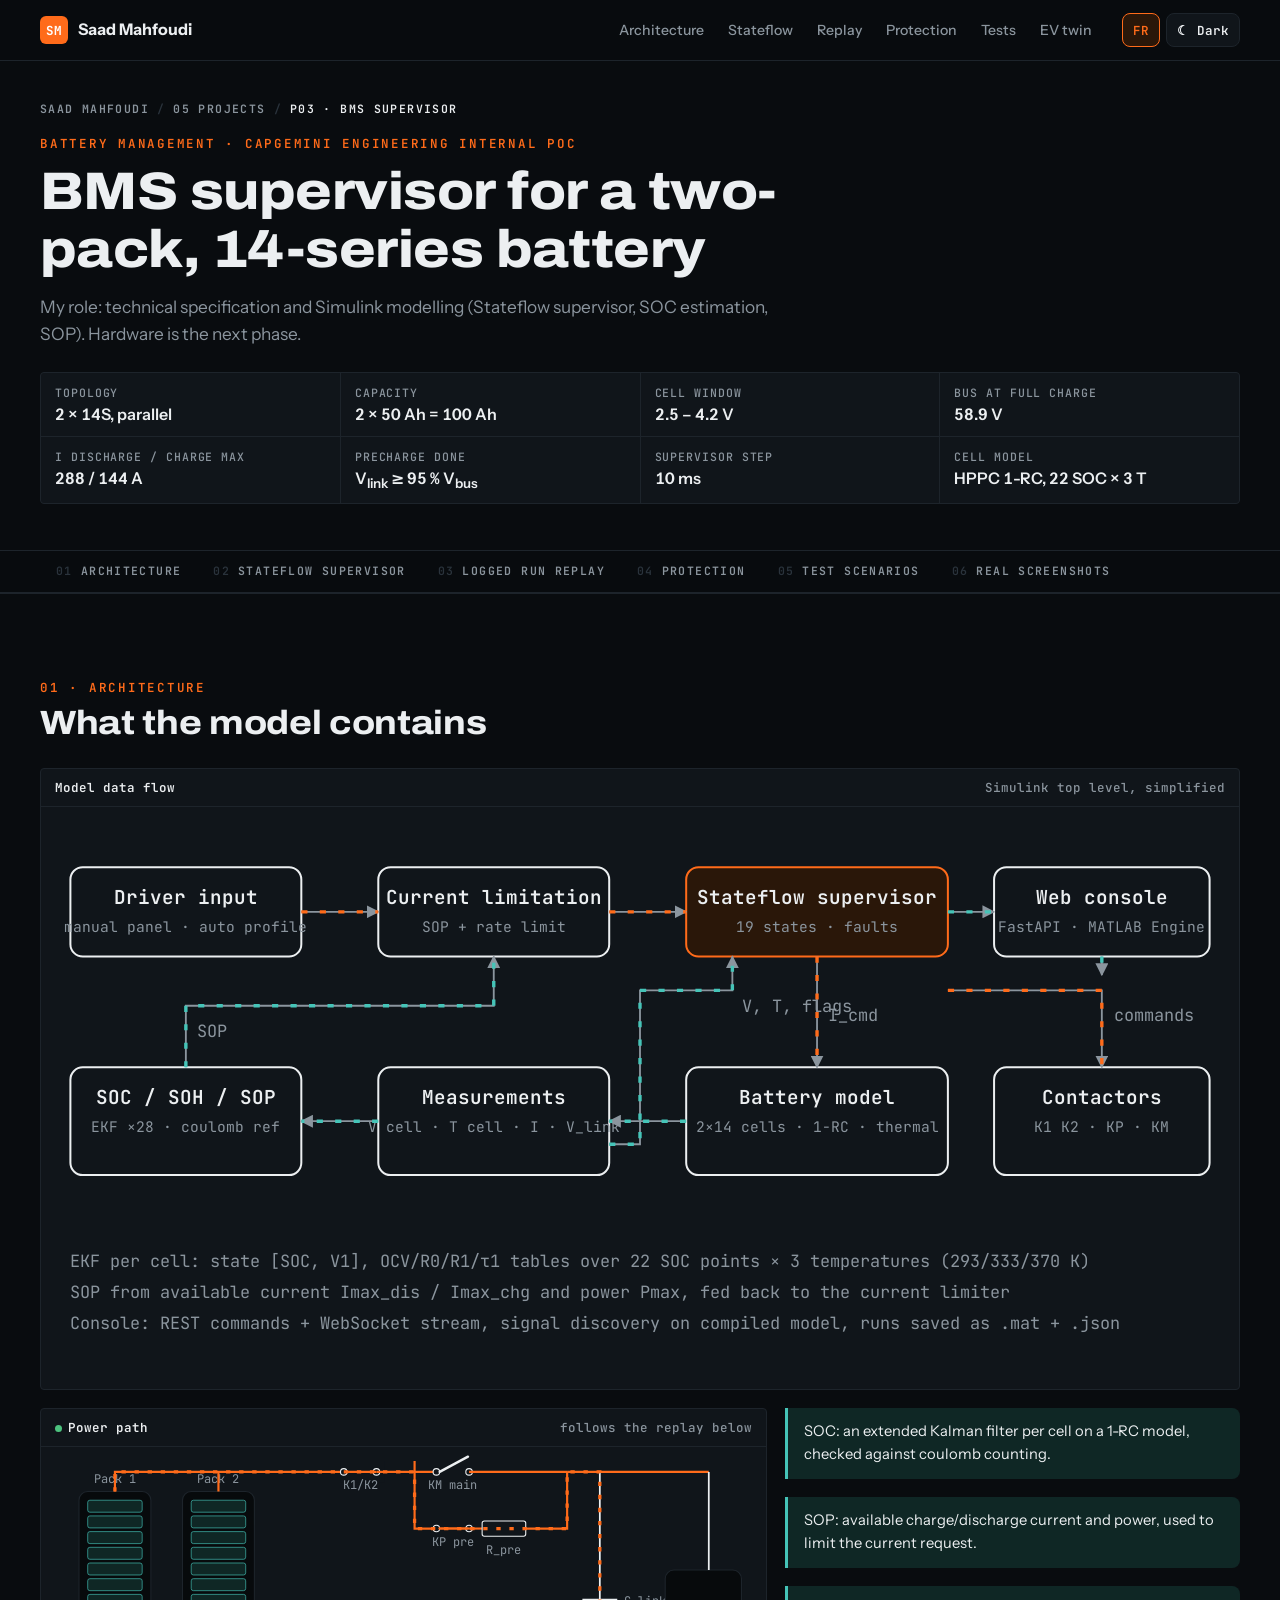
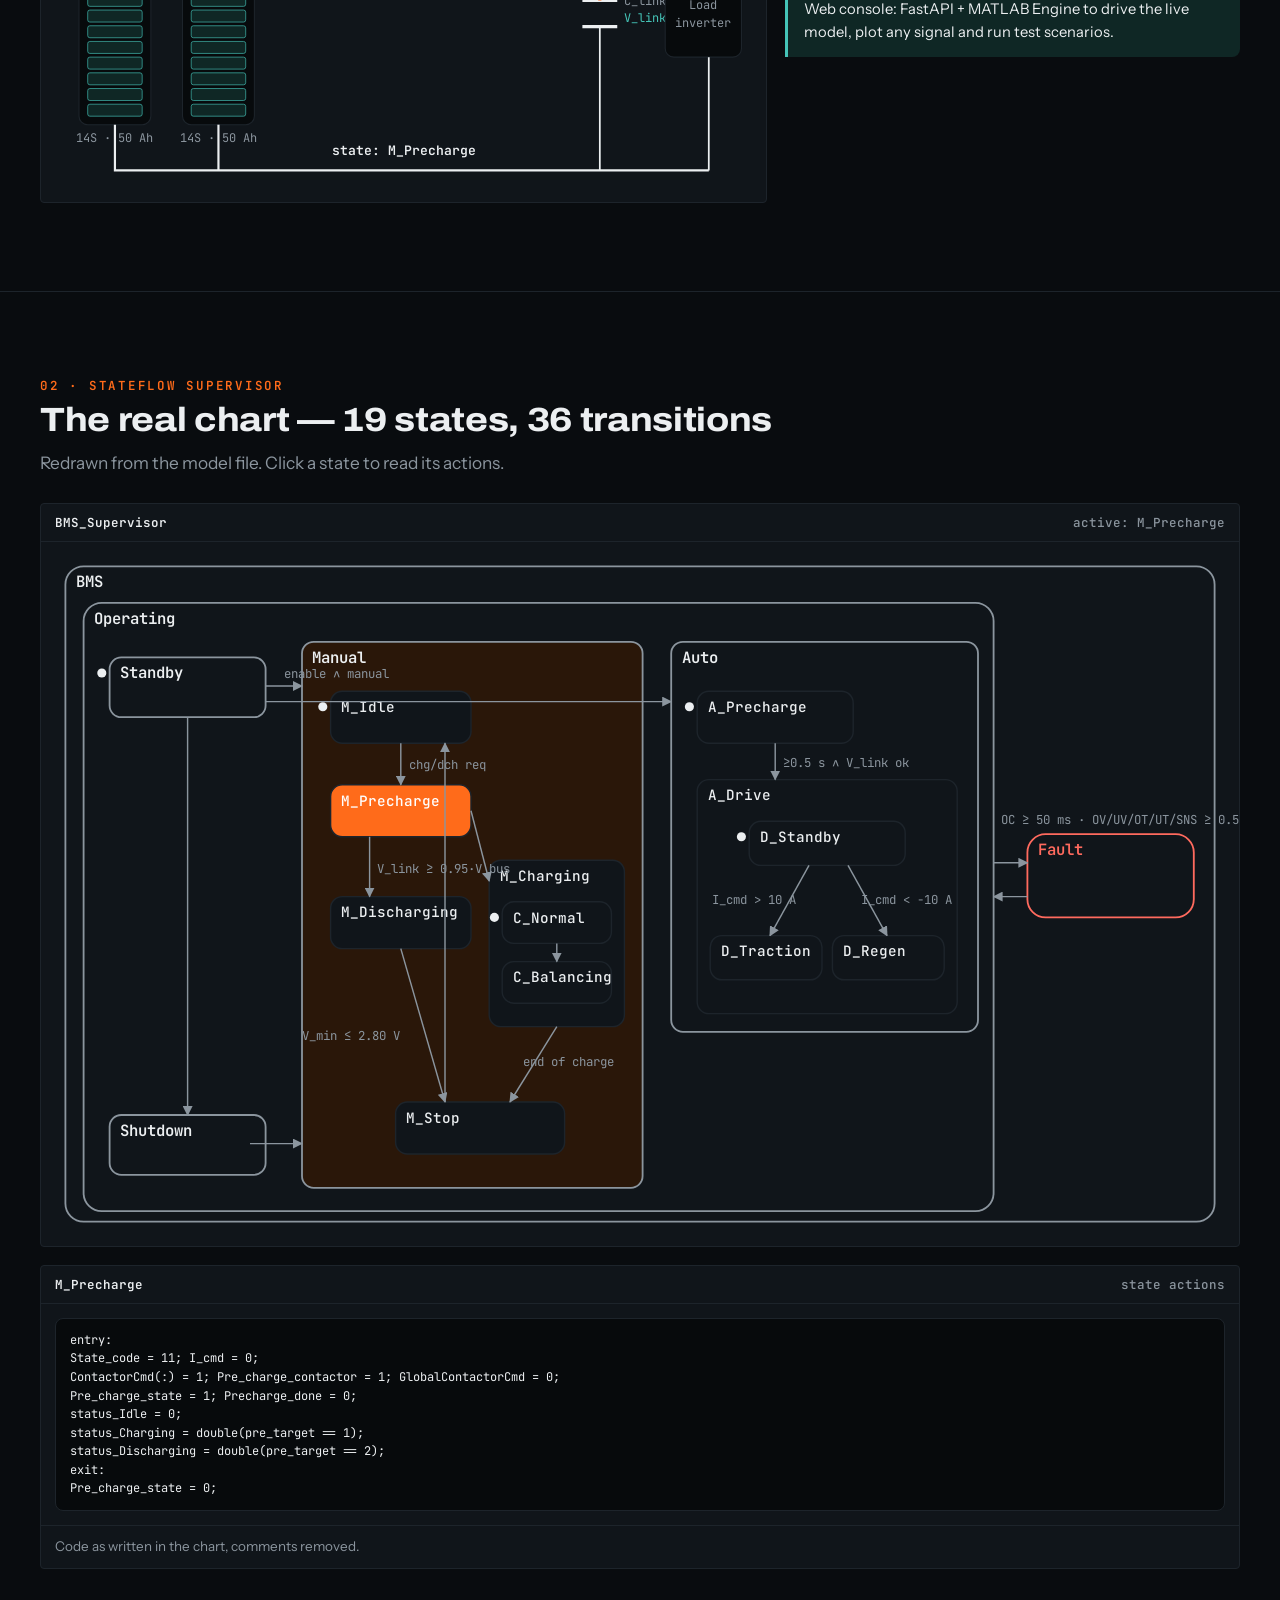
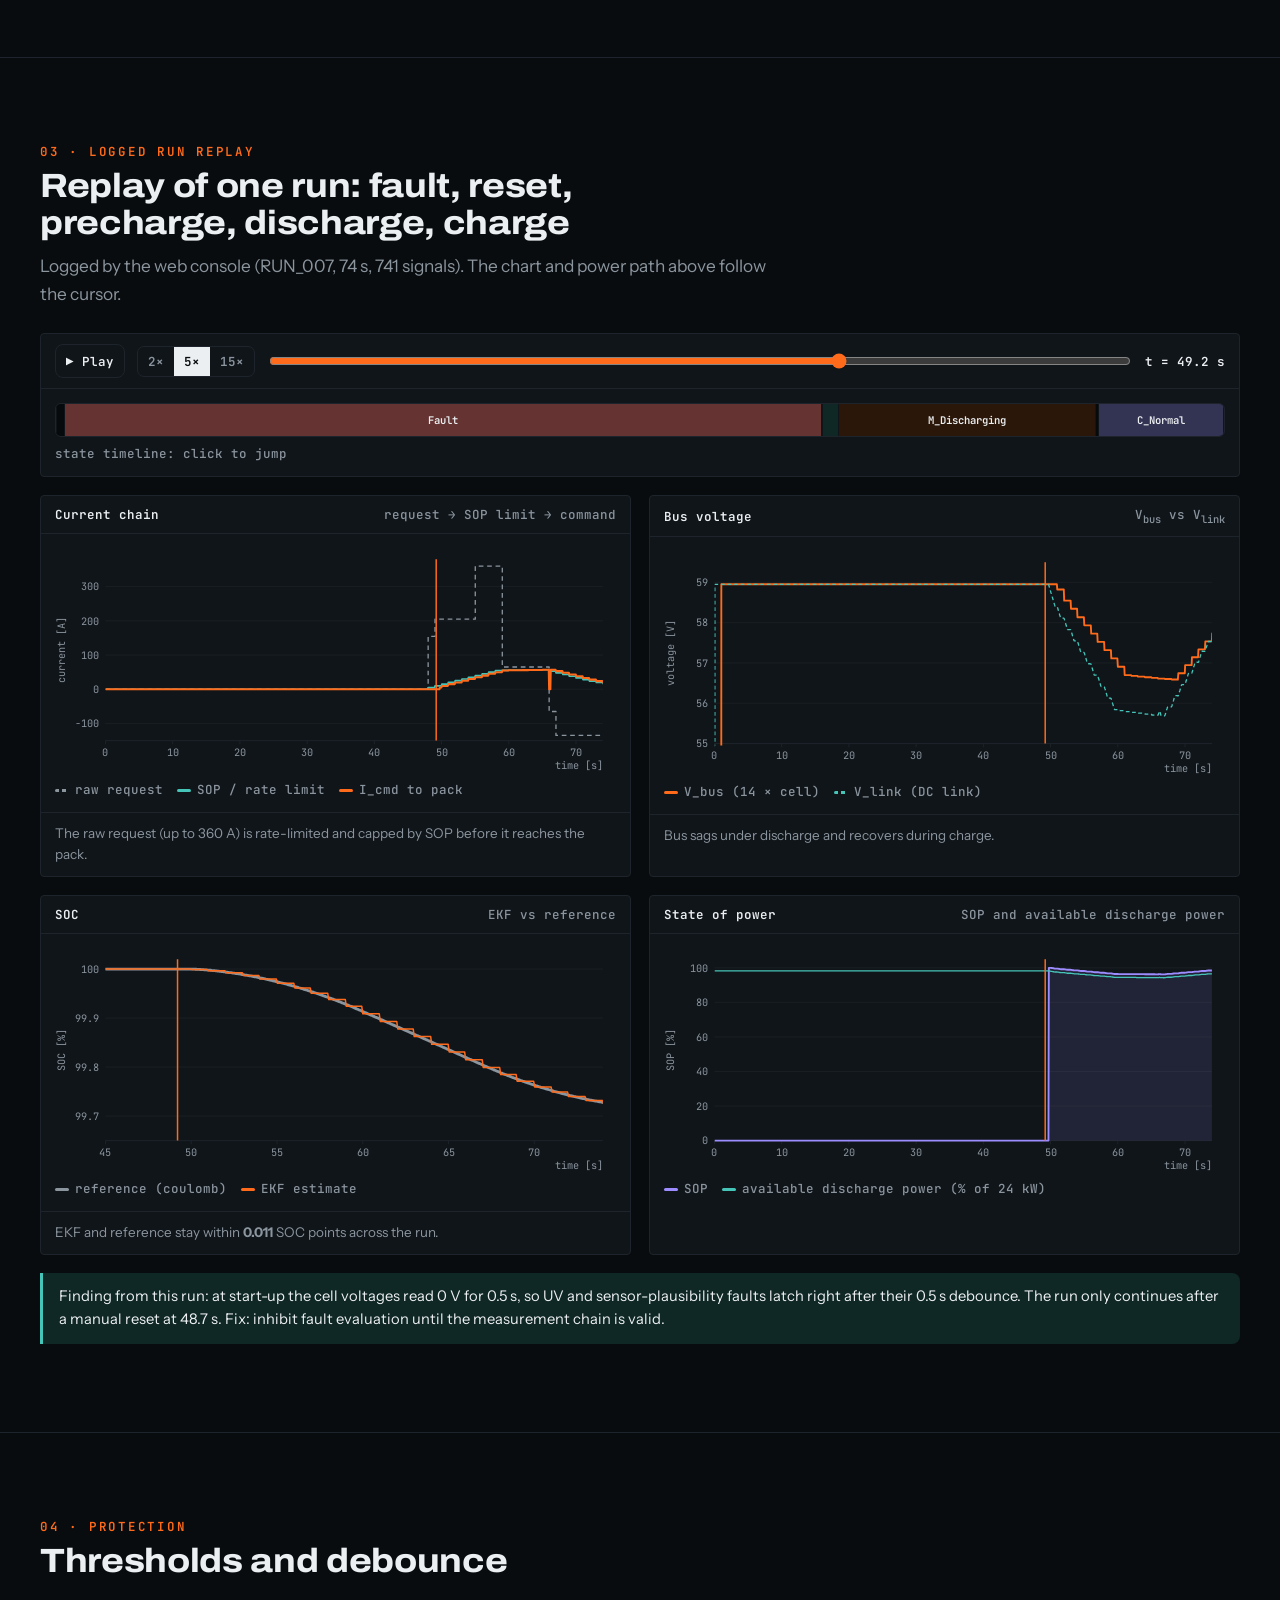
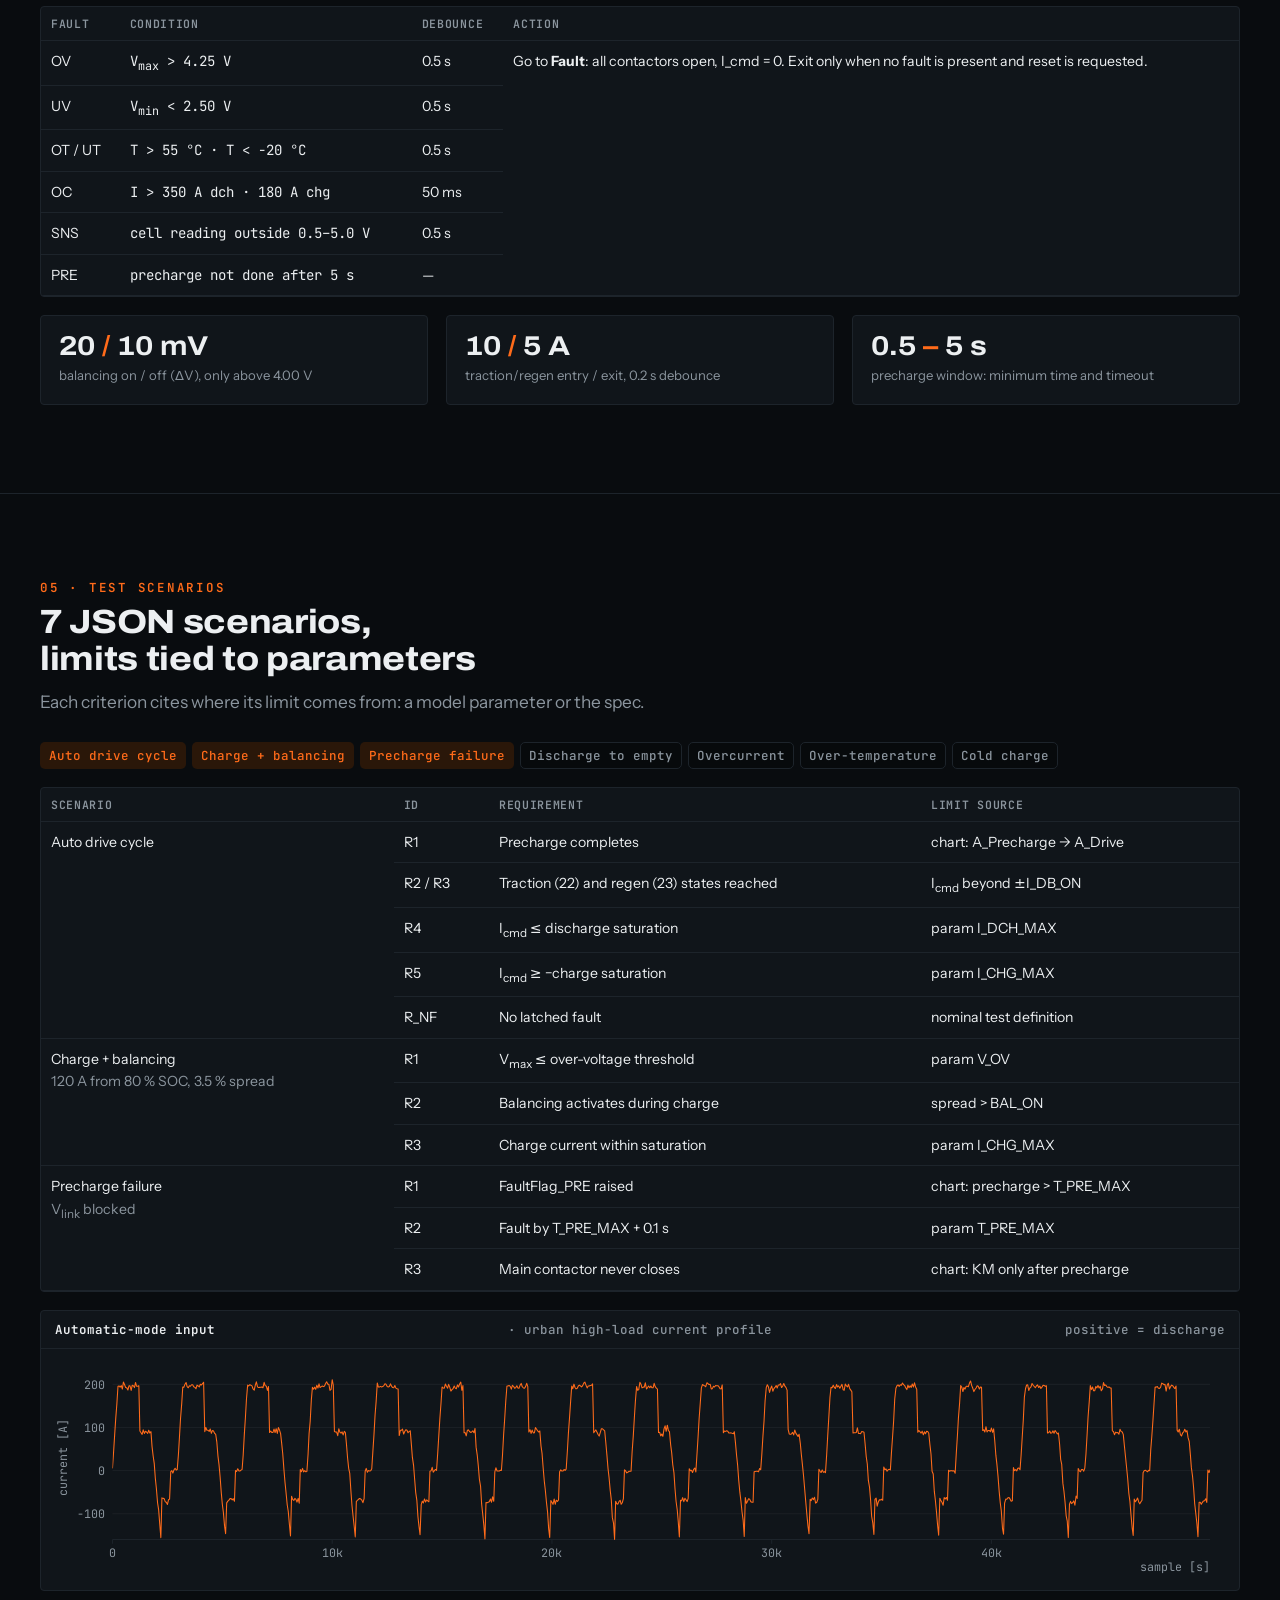
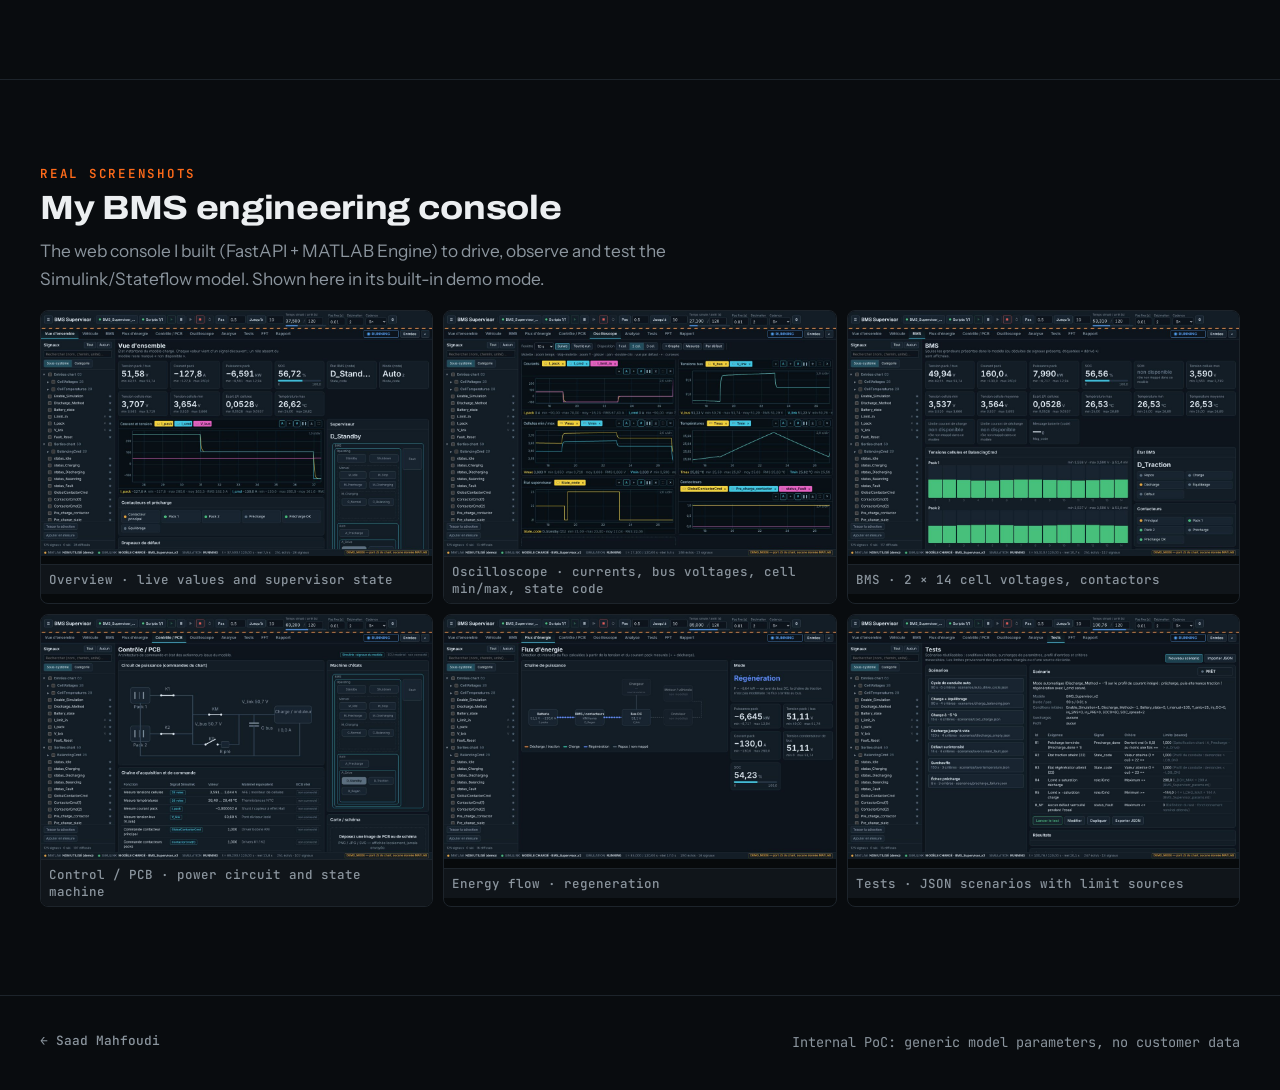
<file: projects/bms.html>
<!doctype html>
<html lang="en">
<head>
<meta charset="utf-8">
<meta name="viewport" content="width=device-width,initial-scale=1,viewport-fit=cover">
<title>BMS Supervisor · Saad Mahfoudi</title>
<meta name="description" content="BMS proof of concept in Simulink/Stateflow: 2×14S pack supervisor with precharge, contactors, balancing, fault handling, EKF SOC and SOP, replayed from a logged simulation run.">
<link rel="preconnect" href="https://fonts.googleapis.com"><link rel="preconnect" href="https://fonts.gstatic.com" crossorigin>
<link rel="stylesheet" href="https://fonts.googleapis.com/css2?family=Archivo:wdth,wght@100..125,500..800&family=Instrument+Sans:wght@400..700&family=JetBrains+Mono:wght@400;500;600;700&display=swap">
<link rel="stylesheet" href="../assets/css/site.css">
<script>try{var t=localStorage.getItem('theme');if(t)document.documentElement.setAttribute('data-theme',t)}catch(e){}</script>
<style>
.replay{display:flex;align-items:center;gap:12px;flex-wrap:wrap}
.replay input[type=range]{flex:1;min-width:180px;accent-color:var(--hv)}
.strip{position:relative;height:34px;border-radius:6px;overflow:hidden;display:flex;border:1px solid var(--line)}
.strip span{height:100%;display:flex;align-items:center;justify-content:center;font:600 .66rem var(--f-mono);color:var(--ink);white-space:nowrap;overflow:hidden;border-right:1px solid var(--surface)}
.code{background:var(--sunk);border:1px solid var(--line);border-radius:8px;padding:12px 14px;font:12px/1.55 var(--f-mono);white-space:pre;overflow:auto;max-height:300px;margin:0}
.arch-grid{display:grid;grid-template-columns:minmax(0,1.6fr) minmax(0,1fr);gap:18px}
@media (max-width:900px){.arch-grid{grid-template-columns:1fr}}
</style>
</head>
<body>
<header class="top"><div class="wrap">
  <a class="brand" href="../index.html"><i>SM</i><span>Saad Mahfoudi</span></a>
  <nav class="nav" aria-label="Sections"><a href="#arch">Architecture</a><a href="#chart">Stateflow</a><a href="#replay">Replay</a><a href="#protect">Protection</a><a href="#tests">Tests</a><a href="ev-twin.html">EV twin</a></nav>
  <div class="tools"><button class="iconbtn" type="button" data-fr-toggle aria-pressed="true" title="Show French translation on hover">FR</button><button class="iconbtn" type="button" data-theme-toggle>☀ Light</button></div>
</div></header>

<main>
<div class="wrap p-hero">
  <a class="crumb" href="../index.html#projects">← all work</a>
  <p class="eyebrow" style="margin-top:22px" data-fr="Gestion batterie · PoC interne Capgemini Engineering">Battery management · Capgemini Engineering internal PoC</p>
  <h1 style="margin-top:12px;font-size:clamp(2rem,4.6vw,3.3rem)" data-fr="Superviseur BMS pour deux packs de 14 cellules">BMS supervisor for a two-pack, 14-series battery</h1>
  <p class="lead" style="margin-top:14px" data-fr="Mon rôle : rédaction des spécifications techniques et modélisation Simulink (superviseur Stateflow, estimation SOC, SOP). Le matériel est l'étape suivante.">My role: technical specification and Simulink modelling (Stateflow supervisor, SOC estimation, SOP). Hardware is the next phase.</p>
  <dl class="spec">
    <div><dt>Topology</dt><dd>2 × 14S, parallel</dd></div>
    <div><dt>Capacity</dt><dd>2 × 50 Ah = 100 Ah</dd></div>
    <div><dt>Cell window</dt><dd>2.5 – 4.2 V</dd></div>
    <div><dt>Bus at full charge</dt><dd>58.9 V</dd></div>
    <div><dt>I discharge / charge max</dt><dd>288 / 144 A</dd></div>
    <div><dt>Precharge done</dt><dd>V<sub>link</sub> ≥ 95 % V<sub>bus</sub></dd></div>
    <div><dt>Supervisor step</dt><dd>10 ms</dd></div>
    <div><dt>Cell model</dt><dd>HPPC 1-RC, 22 SOC × 3 T</dd></div>
  </dl>
</div>

<section id="arch" style="border-top:1px solid var(--line)"><div class="wrap stack">
  <div class="sec-head" style="margin-bottom:8px"><p class="eyebrow">01 · Architecture</p><h2 data-fr="Ce que contient le modèle">What the model contains</h2></div>
  <div class="stack">
    <div class="bench"><div class="bench-h"><b>Model data flow</b><span>Simulink top level, simplified</span></div>
      <div class="bench-b scroll-x"><svg id="arch-svg" class="chart" viewBox="0 0 760 360" style="min-width:620px" aria-label="BMS model architecture"></svg></div></div>
  </div>
  <div class="arch-grid">
    <div class="bench"><div class="bench-h"><span><span class="dot-live"></span><b>Power path</b></span><span>follows the replay below</span></div>
      <div class="bench-b" id="power"></div></div>
  <div class="stack" style="align-content:start">
    <div class="note" data-fr="SOC : filtre de Kalman étendu par cellule sur un modèle 1-RC, comparé au comptage coulométrique.">SOC: an extended Kalman filter per cell on a 1-RC model, checked against coulomb counting.</div>
    <div class="note" data-fr="SOP : courant et puissance disponibles en charge et décharge, utilisés pour limiter la demande de courant.">SOP: available charge/discharge current and power, used to limit the current request.</div>
    <div class="note" data-fr="Console web : FastAPI + MATLAB Engine pour piloter le modèle, tracer les signaux et lancer des scénarios.">Web console: FastAPI + MATLAB Engine to drive the live model, plot any signal and run test scenarios.</div>
  </div></div>
</div></section>

<section id="chart"><div class="wrap stack">
  <div class="sec-head" style="margin-bottom:8px"><p class="eyebrow">02 · Stateflow supervisor</p><h2 data-fr="Le vrai chart : 19 états, 36 transitions">The real chart — 19 states, 36 transitions</h2>
  <p class="lead" data-fr="Redessiné depuis le fichier du modèle. Cliquez un état pour lire son code.">Redrawn from the model file. Click a state to read its actions.</p></div>
  <div class="stack">
    <div class="bench"><div class="bench-h"><b>BMS_Supervisor</b><span id="sf-active">active: —</span></div><div class="bench-b scroll-x"><div id="sf" style="min-width:700px"></div></div></div>
    <div class="bench"><div class="bench-h"><b id="code-title">M_Precharge</b><span>state actions</span></div><div class="bench-b"><pre class="code" id="code"></pre></div>
      <div class="bench-f" data-fr="Code tel qu'écrit dans le chart (commentaires retirés).">Code as written in the chart, comments removed.</div></div>
  </div>
</div></section>

<section id="replay"><div class="wrap stack">
  <div class="sec-head" style="margin-bottom:8px"><p class="eyebrow">03 · Logged run replay</p><h2 data-fr="Relecture d'un essai : défaut, réarmement, précharge, décharge, charge">Replay of one run: fault, reset, precharge, discharge, charge</h2>
  <p class="lead" data-fr="Données enregistrées par la console (RUN_007, 74 s, 741 signaux). Le chart et le schéma ci-dessus suivent le curseur.">Logged by the web console (RUN_007, 74 s, 741 signals). The chart and power path above follow the cursor.</p></div>
  <div class="bench">
    <div class="bench-h replay">
      <button class="iconbtn" type="button" id="play" aria-label="Play replay">▶ Play</button>
      <span class="seg" role="group" aria-label="Replay speed"><button type="button" data-sp="2" aria-pressed="false">2×</button><button type="button" data-sp="5" aria-pressed="true">5×</button><button type="button" data-sp="15" aria-pressed="false">15×</button></span>
      <label class="sr" for="scrub" style="position:absolute;left:-9999px">Replay time</label>
      <input type="range" id="scrub" min="0" max="74.1" step="0.02" value="49.2">
      <b class="mono" id="tnow" style="color:var(--ink);min-width:70px">t = 49.2 s</b>
    </div>
    <div class="bench-b"><div class="strip" id="strip"></div>
      <div class="legend" style="margin-top:8px"><span>state timeline: click to jump</span></div></div>
  </div>
  <div class="grid2">
    <div class="bench"><div class="bench-h"><b>Current chain</b><span>request → SOP limit → command</span></div><div class="bench-b"><div id="ich"></div><div class="legend" id="ich-lg"></div></div>
      <div class="bench-f" data-fr="La demande brute (jusqu'à 360 A) est limitée en pente et par le SOP avant d'atteindre la batterie.">The raw request (up to 360 A) is rate-limited and capped by SOP before it reaches the pack.</div></div>
    <div class="bench"><div class="bench-h"><b>Bus voltage</b><span>V<sub>bus</sub> vs V<sub>link</sub></span></div><div class="bench-b"><div id="vch"></div><div class="legend" id="vch-lg"></div></div>
      <div class="bench-f" data-fr="Chute du bus sous charge puis remontée pendant la charge.">Bus sags under discharge and recovers during charge.</div></div>
    <div class="bench"><div class="bench-h"><b>SOC</b><span>EKF vs reference</span></div><div class="bench-b"><div id="soc"></div><div class="legend" id="soc-lg"></div></div>
      <div class="bench-f" data-fr="Écart maximal entre l'EKF et la référence inférieur à 0,01 point de SOC sur l'essai.">EKF and reference stay within <b id="socerr">0.01</b> SOC points across the run.</div></div>
    <div class="bench"><div class="bench-h"><b>State of power</b><span>SOP and available discharge power</span></div><div class="bench-b"><div id="sop"></div><div class="legend" id="sop-lg"></div></div></div>
  </div>
  <div class="note" data-fr="Constat de cet essai : au démarrage, les tensions cellules valent 0 V pendant 0,5 s, ce qui lève UV et SNS (capteur) après l'anti-rebond. Correctif retenu : masquer les défauts tant que les mesures ne sont pas valides.">Finding from this run: at start-up the cell voltages read 0 V for 0.5 s, so UV and sensor-plausibility faults latch right after their 0.5 s debounce. The run only continues after a manual reset at 48.7 s. Fix: inhibit fault evaluation until the measurement chain is valid.</div>
</div></section>

<section id="protect"><div class="wrap stack">
  <div class="sec-head" style="margin-bottom:8px"><p class="eyebrow">04 · Protection</p><h2 data-fr="Seuils et anti-rebond">Thresholds and debounce</h2></div>
  <div class="bench scroll-x"><table class="verdicts">
    <thead><tr><th>Fault</th><th>Condition</th><th>Debounce</th><th>Action</th></tr></thead>
    <tbody>
      <tr><td>OV</td><td class="mono">V<sub>max</sub> &gt; 4.25 V</td><td>0.5 s</td><td rowspan="6" data-fr="Passage en Fault : contacteurs ouverts, I_cmd = 0, réarmement seulement si plus aucun défaut">Go to <b>Fault</b>: all contactors open, I_cmd = 0. Exit only when no fault is present and reset is requested.</td></tr>
      <tr><td>UV</td><td class="mono">V<sub>min</sub> &lt; 2.50 V</td><td>0.5 s</td></tr>
      <tr><td>OT / UT</td><td class="mono">T &gt; 55 °C · T &lt; −20 °C</td><td>0.5 s</td></tr>
      <tr><td>OC</td><td class="mono">I &gt; 350 A dch · 180 A chg</td><td>50 ms</td></tr>
      <tr><td>SNS</td><td class="mono">cell reading outside 0.5–5.0 V</td><td>0.5 s</td></tr>
      <tr><td>PRE</td><td class="mono">precharge not done after 5 s</td><td>—</td></tr>
    </tbody></table></div>
  <div class="grid3">
    <div class="kpi" style="border:1px solid var(--line);border-radius:var(--r)"><b>20 <em>/</em> 10 mV</b><span data-fr="Équilibrage : début si ΔV > 20 mV et Vmax > 4,0 V ; fin sous 10 mV">balancing on / off (ΔV), only above 4.00 V</span></div>
    <div class="kpi" style="border:1px solid var(--line);border-radius:var(--r)"><b>10 <em>/</em> 5 A</b><span data-fr="Seuils traction/régénération avec anti-rebond de 0,2 s">traction/regen entry / exit, 0.2 s debounce</span></div>
    <div class="kpi" style="border:1px solid var(--line);border-radius:var(--r)"><b>0.5 <em>–</em> 5 s</b><span data-fr="Fenêtre de précharge : durée minimale et timeout">precharge window: minimum time and timeout</span></div>
  </div>
</div></section>

<section id="tests"><div class="wrap stack">
  <div class="sec-head" style="margin-bottom:8px"><p class="eyebrow">05 · Test scenarios</p><h2 data-fr="7 scénarios JSON, critères liés aux paramètres">7 JSON scenarios, limits tied to parameters</h2>
  <p class="lead" data-fr="Chaque critère cite la source de sa limite (paramètre ou spécification).">Each criterion cites where its limit comes from: a model parameter or the spec.</p></div>
  <div class="chips"><span class="chip k">Auto drive cycle</span><span class="chip k">Charge + balancing</span><span class="chip k">Precharge failure</span><span class="chip">Discharge to empty</span><span class="chip">Overcurrent</span><span class="chip">Over-temperature</span><span class="chip">Cold charge</span></div>
  <div class="bench scroll-x"><table class="verdicts">
    <thead><tr><th>Scenario</th><th>ID</th><th>Requirement</th><th>Limit source</th></tr></thead>
    <tbody>
      <tr><td rowspan="5">Auto drive cycle</td><td>R1</td><td>Precharge completes</td><td>chart: A_Precharge → A_Drive</td></tr>
      <tr><td>R2 / R3</td><td>Traction (22) and regen (23) states reached</td><td>I<sub>cmd</sub> beyond ±I_DB_ON</td></tr>
      <tr><td>R4</td><td>I<sub>cmd</sub> ≤ discharge saturation</td><td>param I_DCH_MAX</td></tr>
      <tr><td>R5</td><td>I<sub>cmd</sub> ≥ −charge saturation</td><td>param I_CHG_MAX</td></tr>
      <tr><td>R_NF</td><td>No latched fault</td><td>nominal test definition</td></tr>
      <tr><td rowspan="3">Charge + balancing<br><span class="muted">120 A from 80 % SOC, 3.5 % spread</span></td><td>R1</td><td>V<sub>max</sub> ≤ over-voltage threshold</td><td>param V_OV</td></tr>
      <tr><td>R2</td><td>Balancing activates during charge</td><td>spread &gt; BAL_ON</td></tr>
      <tr><td>R3</td><td>Charge current within saturation</td><td>param I_CHG_MAX</td></tr>
      <tr><td rowspan="3">Precharge failure<br><span class="muted">V<sub>link</sub> blocked</span></td><td>R1</td><td>FaultFlag_PRE raised</td><td>chart: precharge &gt; T_PRE_MAX</td></tr>
      <tr><td>R2</td><td>Fault by T_PRE_MAX + 0.1 s</td><td>param T_PRE_MAX</td></tr>
      <tr><td>R3</td><td>Main contactor never closes</td><td>chart: KM only after precharge</td></tr>
    </tbody></table></div>
  <div class="bench"><div class="bench-h"><b>Automatic-mode input</b> · urban high-load current profile<span>positive = discharge</span></div><div class="bench-b"><div id="cycle"></div></div></div>
</div></section>
<section id="pictures"><div class="wrap stack">
  <div class="sec-head" style="margin-bottom:0"><p class="eyebrow">Real screenshots</p><h2>My BMS engineering console</h2><p class="lead">The web console I built (FastAPI + MATLAB Engine) to drive, observe and test the Simulink/Stateflow model. Shown here in its built-in demo mode.</p></div>
  <div class="gallery big"><button type="button" data-zoom="../assets/img/bmsdash-overview.jpg" data-cap="Overview · live values and supervisor state"><img src="../assets/img/bmsdash-overview.jpg" alt="Overview · live values and supervisor state" loading="lazy"><span>Overview · live values and supervisor state</span></button><button type="button" data-zoom="../assets/img/bmsdash-scope.jpg" data-cap="Oscilloscope · currents, bus voltages, cell min/max, state code"><img src="../assets/img/bmsdash-scope.jpg" alt="Oscilloscope · currents, bus voltages, cell min/max, state code" loading="lazy"><span>Oscilloscope · currents, bus voltages, cell min/max, state code</span></button><button type="button" data-zoom="../assets/img/bmsdash-cells.jpg" data-cap="BMS · 2 × 14 cell voltages, contactors"><img src="../assets/img/bmsdash-cells.jpg" alt="BMS · 2 × 14 cell voltages, contactors" loading="lazy"><span>BMS · 2 × 14 cell voltages, contactors</span></button><button type="button" data-zoom="../assets/img/bmsdash-control.jpg" data-cap="Control / PCB · power circuit and state machine"><img src="../assets/img/bmsdash-control.jpg" alt="Control / PCB · power circuit and state machine" loading="lazy"><span>Control / PCB · power circuit and state machine</span></button><button type="button" data-zoom="../assets/img/bmsdash-energy.jpg" data-cap="Energy flow · regeneration"><img src="../assets/img/bmsdash-energy.jpg" alt="Energy flow · regeneration" loading="lazy"><span>Energy flow · regeneration</span></button><button type="button" data-zoom="../assets/img/bmsdash-tests.jpg" data-cap="Tests · JSON scenarios with limit sources"><img src="../assets/img/bmsdash-tests.jpg" alt="Tests · JSON scenarios with limit sources" loading="lazy"><span>Tests · JSON scenarios with limit sources</span></button></div>
</div></section>
</main>

<footer><div class="wrap"><a class="crumb" href="../index.html">← Saad Mahfoudi</a><span class="mono" data-fr="PoC interne : paramètres génériques du modèle, pas de données client">Internal PoC: generic model parameters, no customer data</span></div></footer>

<script src="../assets/js/site.js"></script>
<script src="../assets/js/bms-diagrams.js"></script>
<script src="../assets/data/bms.js"></script>
<script src="../assets/data/bms-states.js"></script>
<script src="../assets/js/page-bms.js"></script>
</body>
</html>
</file>
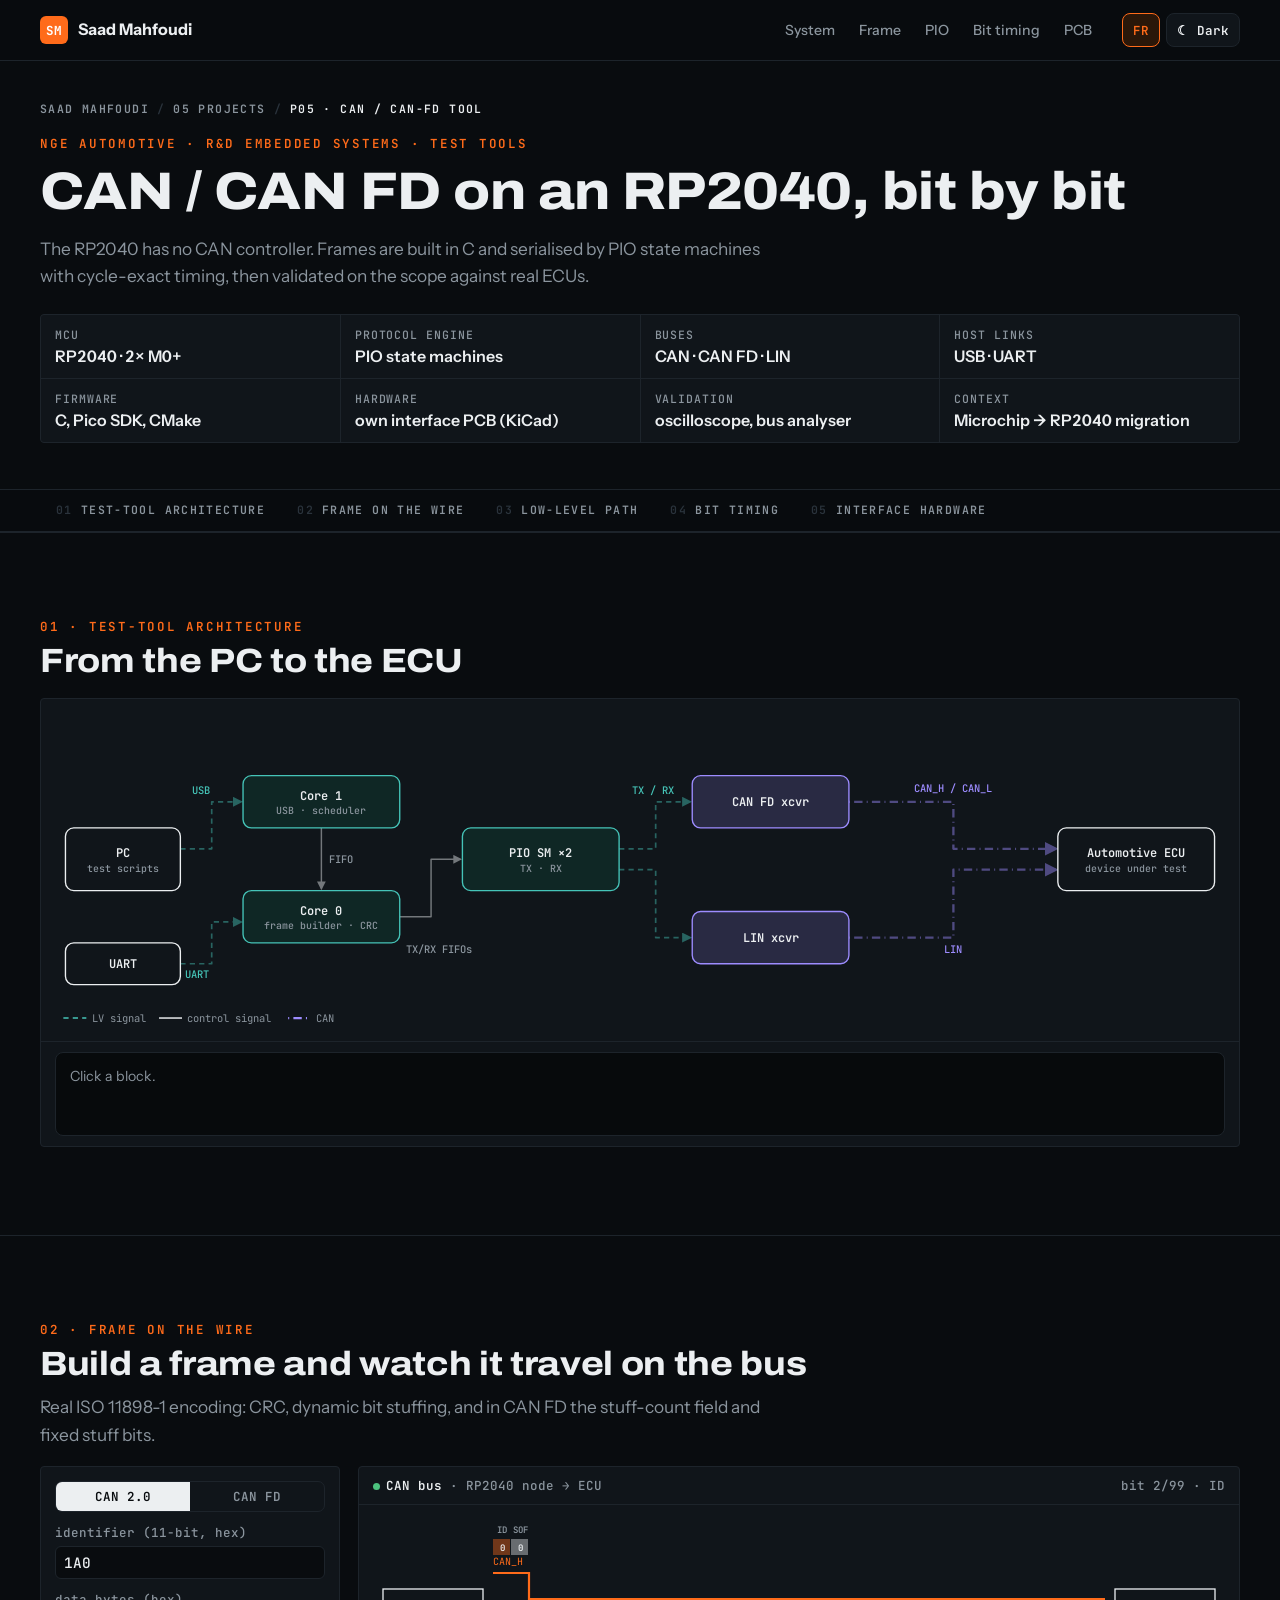
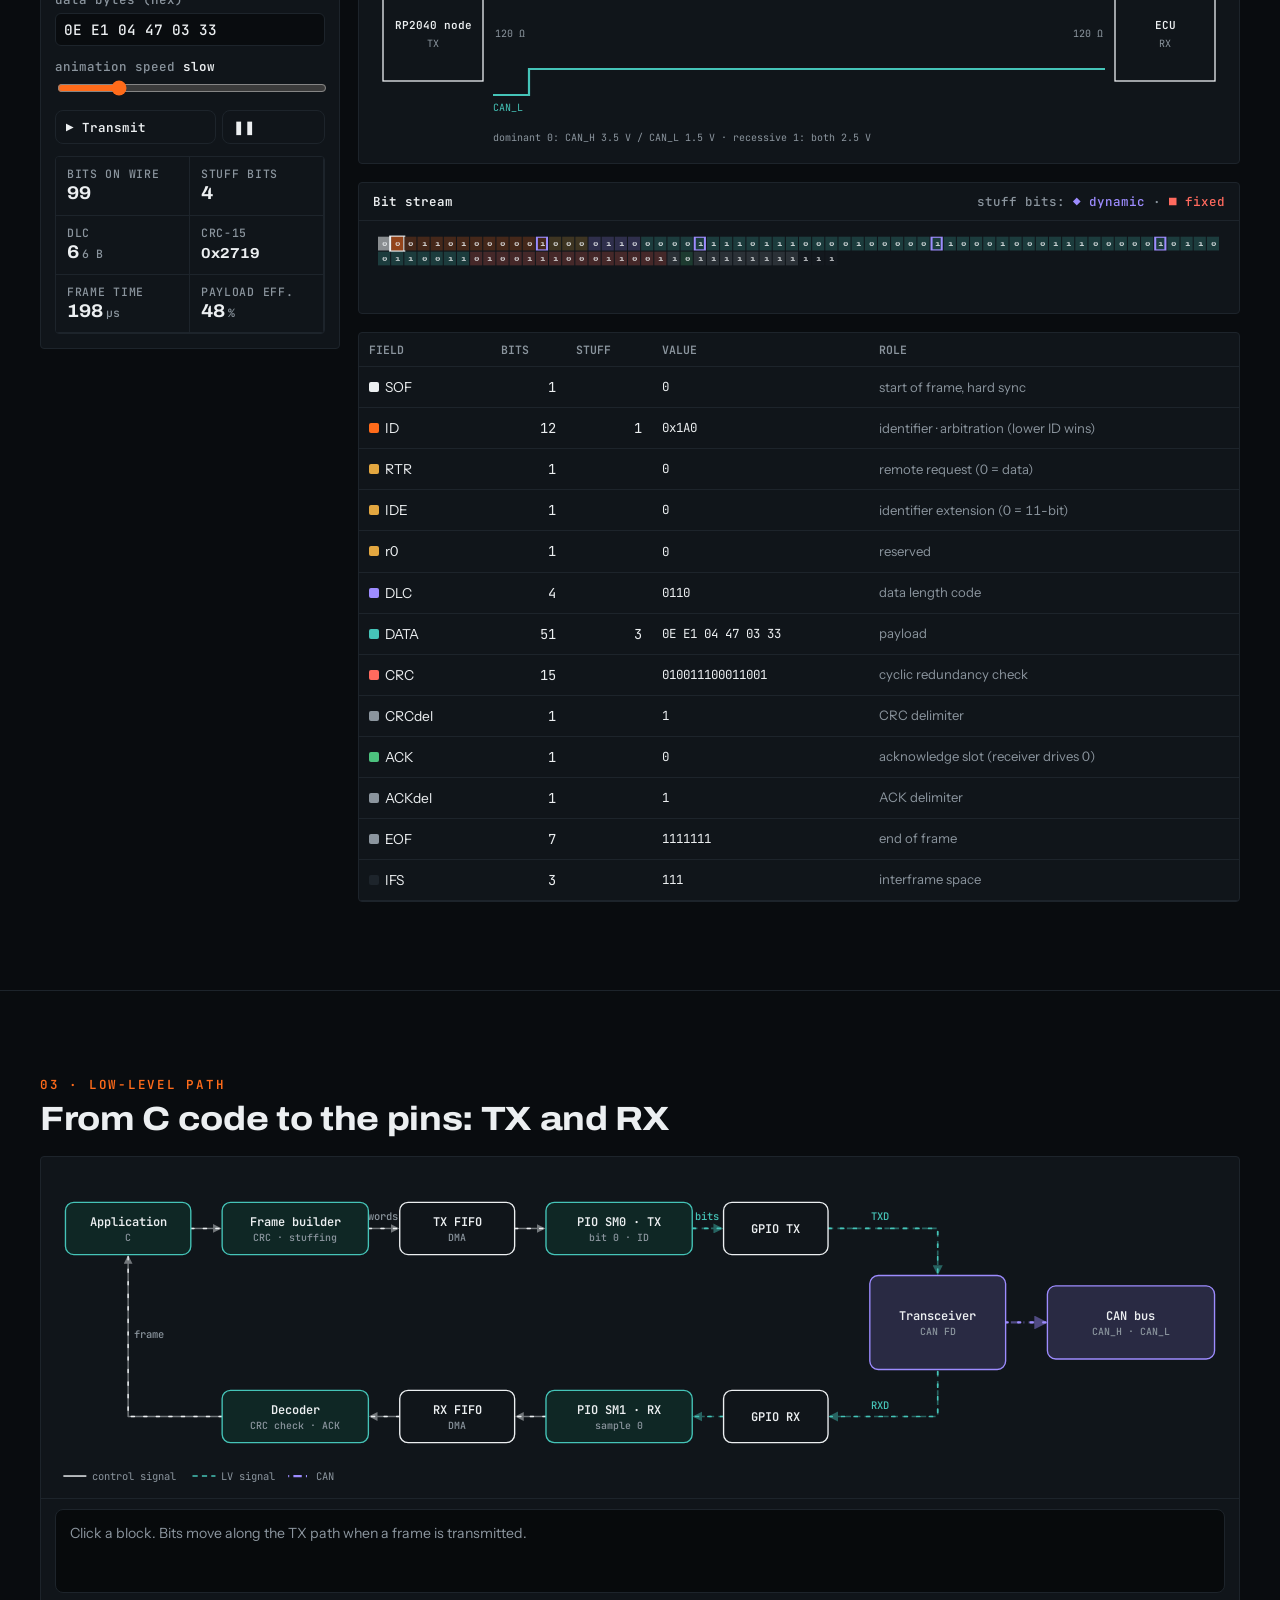
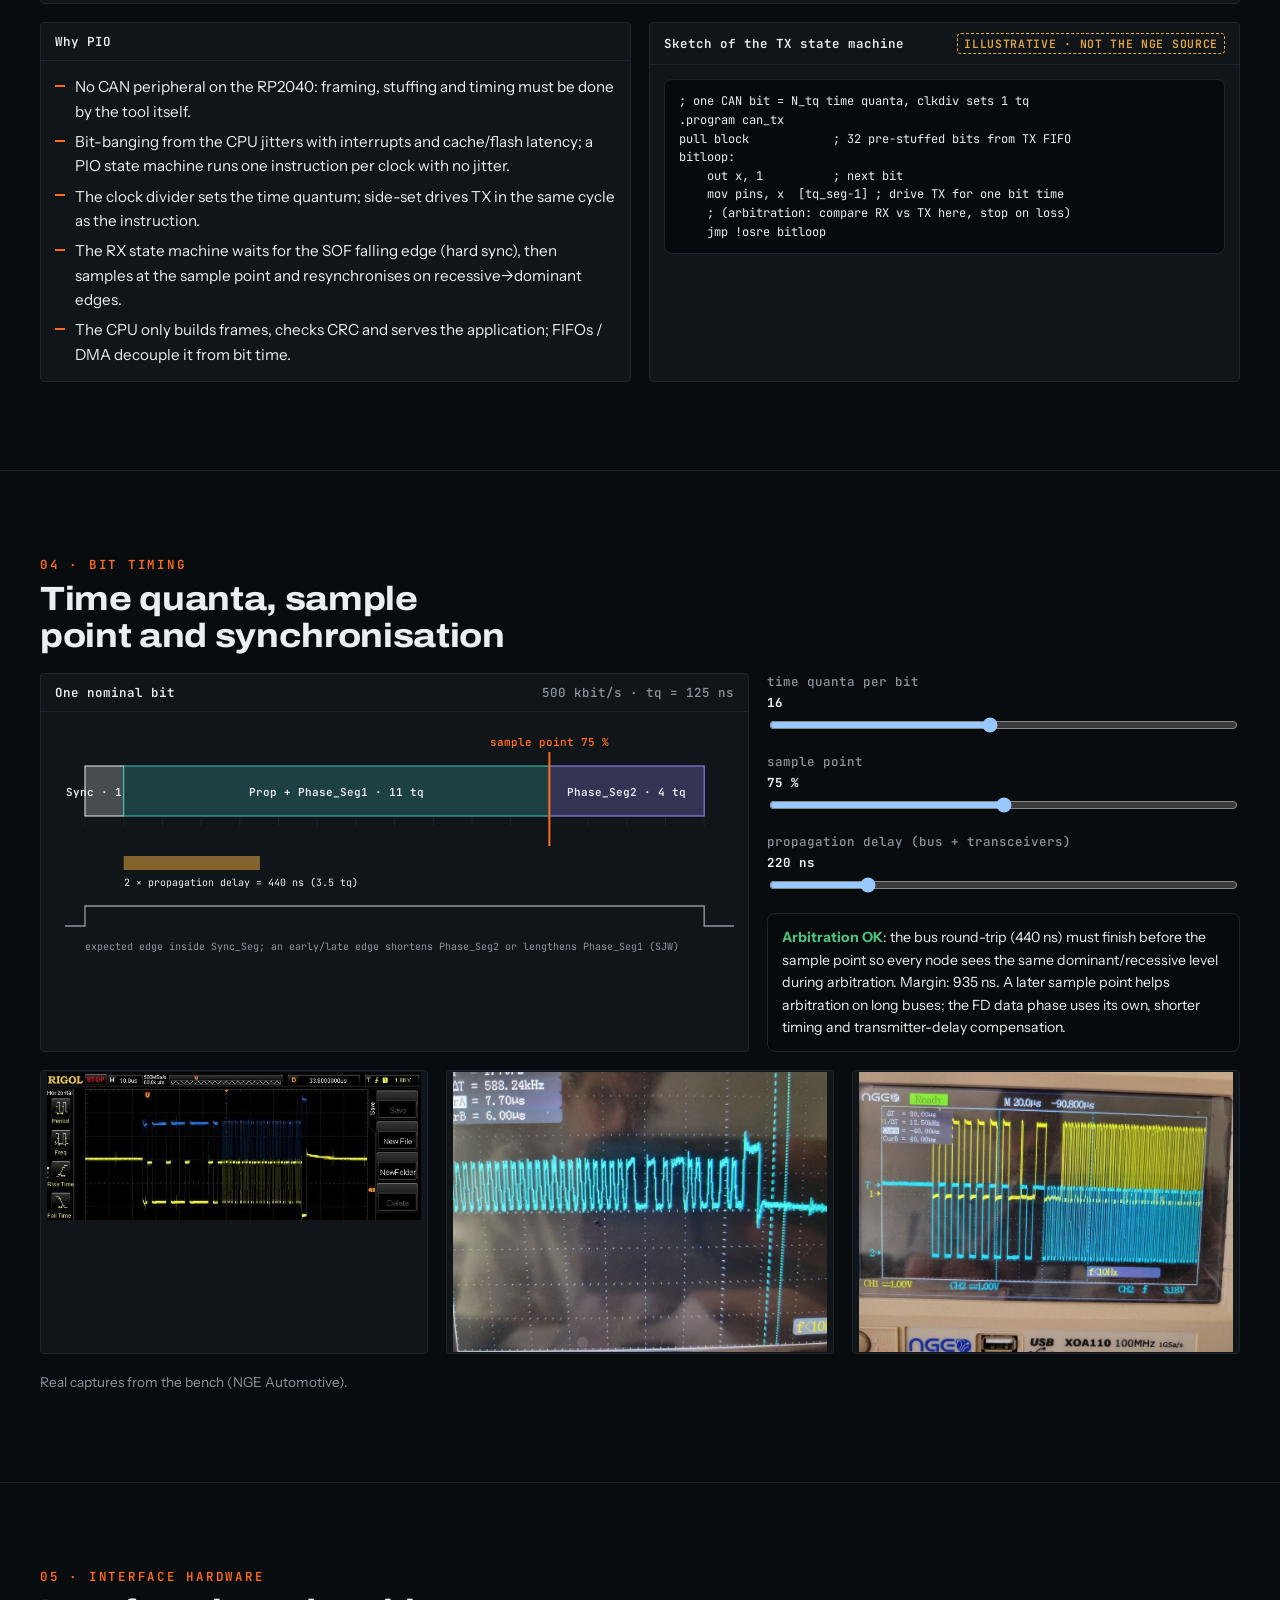
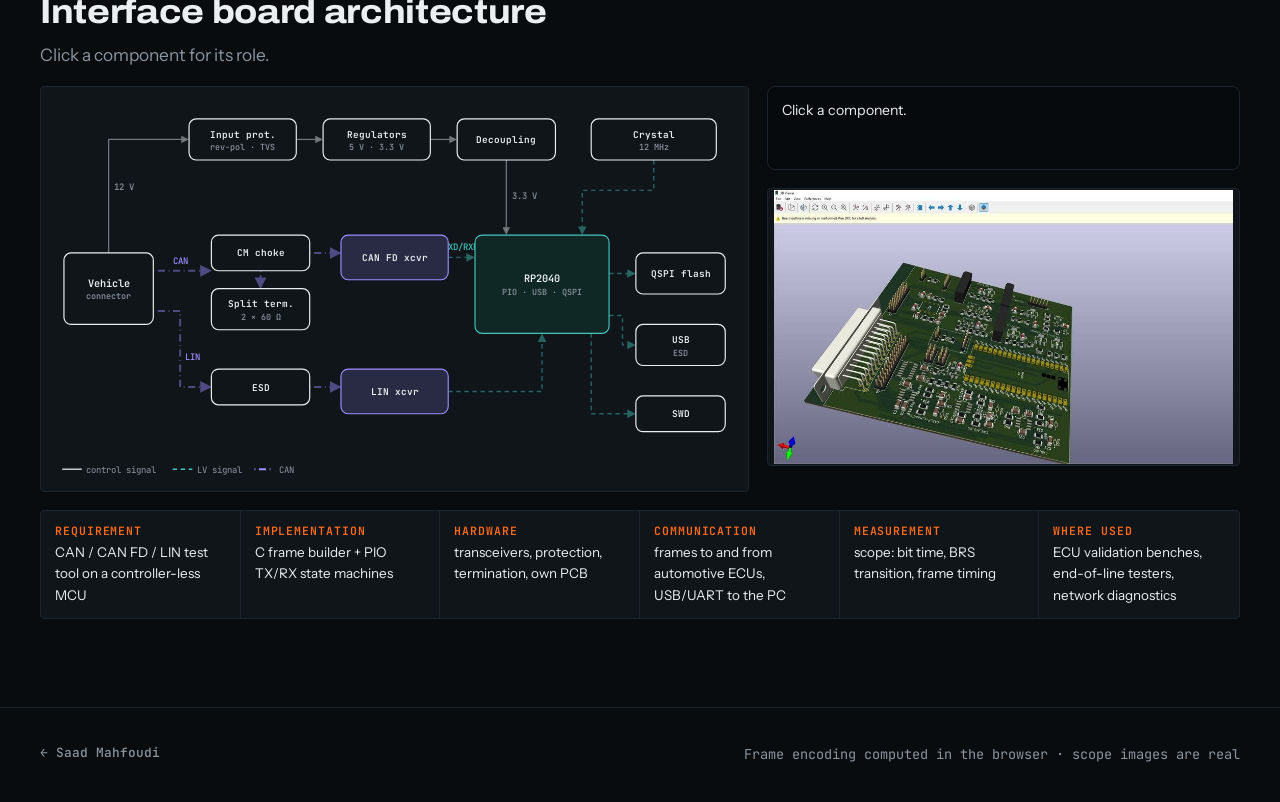
<file: projects/can-lab.html>
<!doctype html>
<html lang="en">
<head>
<meta charset="utf-8">
<meta name="viewport" content="width=device-width,initial-scale=1,viewport-fit=cover">
<title>CAN-FD &amp; PIO Lab · Saad Mahfoudi</title>
<meta name="description" content="NGE Automotive embedded test tools: RP2040 PIO-based CAN / CAN FD frame generation and reception, bit-level frame animation, bit timing, and the interface PCB architecture.">
<link rel="preconnect" href="https://fonts.googleapis.com"><link rel="preconnect" href="https://fonts.gstatic.com" crossorigin>
<link rel="stylesheet" href="https://fonts.googleapis.com/css2?family=Archivo:wdth,wght@100..125,500..800&family=Instrument+Sans:wght@400..700&family=JetBrains+Mono:wght@400;500;600;700&display=swap">
<link rel="stylesheet" href="../assets/css/site.css">
<script>try{var t=localStorage.getItem('theme');if(t)document.documentElement.setAttribute('data-theme',t)}catch(e){}</script>
</head>
<body>
<header class="top"><div class="wrap">
  <a class="brand" href="../index.html"><i>SM</i><span>Saad Mahfoudi</span></a>
  <nav class="nav" aria-label="Sections"><a href="#sys">System</a><a href="#frame">Frame</a><a href="#pio">PIO</a><a href="#timing">Bit timing</a><a href="#pcb">PCB</a></nav>
  <div class="tools"><button class="iconbtn" type="button" data-fr-toggle aria-pressed="true" title="Show French translation on hover">FR</button><button class="iconbtn" type="button" data-theme-toggle>☀ Light</button></div>
</div></header>

<main>
<div class="wrap p-hero">
  <a class="crumb" href="../index.html#career">← career</a>
  <p class="eyebrow" style="margin-top:22px">NGE Automotive · R&amp;D embedded systems · test tools</p>
  <h1 style="margin-top:12px;font-size:clamp(2rem,4.6vw,3.3rem)" data-fr="CAN / CAN FD sur RP2040 avec PIO">CAN / CAN FD on an RP2040, bit by bit</h1>
  <p class="lead" style="margin-top:14px" data-fr="Le RP2040 n'a pas de contrôleur CAN. Les trames sont construites en C et sérialisées par les machines d'état PIO, avec un timing au cycle près.">The RP2040 has no CAN controller. Frames are built in C and serialised by PIO state machines with cycle-exact timing, then validated on the scope against real ECUs.</p>
  <dl class="spec">
    <div><dt>MCU</dt><dd>RP2040 · 2× M0+</dd></div><div><dt>Protocol engine</dt><dd>PIO state machines</dd></div><div><dt>Buses</dt><dd>CAN · CAN FD · LIN</dd></div><div><dt>Host links</dt><dd>USB · UART</dd></div>
    <div><dt>Firmware</dt><dd>C, Pico SDK, CMake</dd></div><div><dt>Hardware</dt><dd>own interface PCB (KiCad)</dd></div><div><dt>Validation</dt><dd>oscilloscope, bus analyser</dd></div><div><dt>Context</dt><dd>Microchip → RP2040 migration</dd></div>
  </dl>
</div>

<section id="sys" style="border-top:1px solid var(--line)"><div class="wrap stack">
  <div class="sec-head" style="margin-bottom:0"><p class="eyebrow">01 · Test-tool architecture</p><h2 data-fr="Du PC à l'ECU">From the PC to the ECU</h2></div>
  <div class="bench"><div class="bench-b"><div id="sysarch"></div></div><div class="bench-f"><div class="infopanel" id="sysinfo">Click a block.</div></div></div>
</div></section>

<section id="frame"><div class="wrap stack">
  <div class="sec-head" style="margin-bottom:0"><p class="eyebrow">02 · Frame on the wire</p><h2 data-fr="Construisez une trame et regardez-la passer sur le bus">Build a frame and watch it travel on the bus</h2>
  <p class="lead" data-fr="Encodage réel ISO 11898-1 : CRC, bourrage dynamique et bits de bourrage fixes en CAN FD.">Real ISO 11898-1 encoding: CRC, dynamic bit stuffing, and in CAN FD the stuff-count field and fixed stuff bits.</p></div>
  <div class="lab">
    <aside class="ctrl" aria-label="Frame builder">
      <div class="seg" role="group" aria-label="Frame type" style="width:100%"><button type="button" data-t="c" aria-pressed="true" style="flex:1">CAN 2.0</button><button type="button" data-t="fd" style="flex:1">CAN FD</button></div>
      <label for="cid">identifier (11-bit, hex)<input id="cid" type="text" value="1A0" maxlength="3" style="font:500 .9rem var(--f-mono);padding:6px 8px;border-radius:6px;border:1px solid var(--line);background:var(--bg);color:var(--ink);width:100%"></label>
      <label for="cdata">data bytes (hex)<input id="cdata" type="text" value="0E E1 04 47 03 33" style="font:500 .9rem var(--f-mono);padding:6px 8px;border-radius:6px;border:1px solid var(--line);background:var(--bg);color:var(--ink);width:100%"></label>
      <label for="cbrs" data-fdonly hidden>bit-rate switch<select id="cbrs"><option value="1">BRS on · 500 kbit/s → 2 Mbit/s</option><option value="0">BRS off · 500 kbit/s</option></select></label>
      <label>animation speed <b data-o="spd">slow</b><input type="range" id="spd" min="0.2" max="3" step="0.1" value="0.8"></label>
      <div class="row"><button class="iconbtn" type="button" id="send">▶ Transmit</button><button class="iconbtn" type="button" id="pause">❚❚</button></div>
      <div class="dash" id="fdash"></div>
    </aside>
    <div class="stack">
      <div class="bench"><div class="bench-h"><span><span class="dot-live"></span><b>CAN bus</b> · RP2040 node → ECU</span><span id="cur" class="mono"></span></div><div class="bench-b" id="bus"></div></div>
      <div class="bench"><div class="bench-h"><b>Bit stream</b><span>stuff bits: <span style="color:var(--violet)">◆ dynamic</span> · <span style="color:var(--bad)">■ fixed</span></span></div><div class="bench-b" id="strip"></div></div>
      <div class="bench scroll-x"><table class="cmp" id="fields"></table></div>
    </div>
  </div>
</div></section>

<section id="pio"><div class="wrap stack">
  <div class="sec-head" style="margin-bottom:0"><p class="eyebrow">03 · Low-level path</p><h2 data-fr="Du code C aux broches : TX et RX">From C code to the pins: TX and RX</h2></div>
  <div class="bench"><div class="bench-b"><div id="pioarch"></div></div><div class="bench-f"><div class="infopanel" id="pioinfo">Click a block. Bits move along the TX path when a frame is transmitted.</div></div></div>
  <div class="grid2">
    <div class="bench"><div class="bench-h"><b>Why PIO</b></div><div class="bench-b"><ul class="ticks">
      <li>No CAN peripheral on the RP2040: framing, stuffing and timing must be done by the tool itself.</li>
      <li>Bit-banging from the CPU jitters with interrupts and cache/flash latency; a PIO state machine runs one instruction per clock with no jitter.</li>
      <li>The clock divider sets the time quantum; side-set drives TX in the same cycle as the instruction.</li>
      <li>The RX state machine waits for the SOF falling edge (hard sync), then samples at the sample point and resynchronises on recessive→dominant edges.</li>
      <li>The CPU only builds frames, checks CRC and serves the application; FIFOs / DMA decouple it from bit time.</li></ul></div></div>
    <div class="bench"><div class="bench-h"><b>Sketch of the TX state machine</b><span class="illus">illustrative · not the NGE source</span></div><div class="bench-b"><pre class="code" style="background:var(--sunk);border:1px solid var(--line);border-radius:8px;padding:12px 14px;font:12px/1.55 var(--f-mono);overflow:auto;margin:0">; one CAN bit = N_tq time quanta, clkdiv sets 1 tq
.program can_tx
pull block            ; 32 pre-stuffed bits from TX FIFO
bitloop:
    out x, 1          ; next bit
    mov pins, x  [tq_seg-1] ; drive TX for one bit time
    ; (arbitration: compare RX vs TX here, stop on loss)
    jmp !osre bitloop
</pre></div></div>
  </div>
</div></section>

<section id="timing"><div class="wrap stack">
  <div class="sec-head" style="margin-bottom:0"><p class="eyebrow">04 · Bit timing</p><h2 data-fr="Quanta, point d'échantillonnage, synchronisation">Time quanta, sample point and synchronisation</h2></div>
  <div class="split">
    <div class="bench"><div class="bench-h"><b>One nominal bit</b><span id="bt" class="mono"></span></div><div class="bench-b" id="btplot"></div></div>
    <div class="stack" style="align-content:start">
      <label class="lablbl">time quanta per bit <b data-o="tq" style="color:var(--ink)">16</b><input type="range" id="ntq" min="8" max="25" value="16"></label>
      <label class="lablbl">sample point <b data-o="sp" style="color:var(--ink)">75 %</b><input type="range" id="spp" min="60" max="90" value="75"></label>
      <label class="lablbl">propagation delay (bus + transceivers) <b data-o="pd" style="color:var(--ink)">220 ns</b><input type="range" id="pd" min="50" max="900" step="10" value="220"></label>
      <div class="infopanel" id="btnote"></div>
    </div>
  </div>
  <div class="grid3">
    <button class="card thumb" style="border:1px solid var(--line);border-radius:var(--r)" data-zoom="../assets/img/canfd-scope.jpg" data-cap="Scope: arbitration phase stepping up into the faster CAN FD data phase"><img src="../assets/img/canfd-scope.jpg" alt="CAN FD scope capture" loading="lazy"></button>
    <button class="card thumb" style="border:1px solid var(--line);border-radius:var(--r)" data-zoom="../assets/img/canfd-bit-timing.jpg" data-cap="Bit timing measured with cursors during bit-rate switching"><img src="../assets/img/canfd-bit-timing.jpg" alt="CAN bit timing measurement" loading="lazy"></button>
    <button class="card thumb" style="border:1px solid var(--line);border-radius:var(--r)" data-zoom="../assets/img/scope-can-lin.jpg" data-cap="CAN/LIN frame timing during validation"><img src="../assets/img/scope-can-lin.jpg" alt="CAN and LIN scope capture" loading="lazy"></button>
  </div>
  <p class="muted" style="font-size:.85rem">Real captures from the bench (NGE Automotive).</p>
</div></section>

<section id="pcb"><div class="wrap stack">
  <div class="sec-head" style="margin-bottom:0"><p class="eyebrow">05 · Interface hardware</p><h2 data-fr="Architecture de la carte d'interface">Interface board architecture</h2>
  <p class="lead" data-fr="Cliquez un composant pour son rôle.">Click a component for its role.</p></div>
  <div class="split">
    <div class="bench"><div class="bench-b"><div id="pcbarch"></div></div></div>
    <div class="stack" style="align-content:start"><div class="infopanel" id="pcbinfo">Click a component.</div>
      <button class="card thumb" style="border:1px solid var(--line);border-radius:var(--r)" data-zoom="../assets/img/can-board-3d.jpg" data-cap="KiCad 3D render of my CAN interface board"><img src="../assets/img/can-board-3d.jpg" alt="KiCad 3D render of the CAN interface board" loading="lazy"></button></div>
  </div>
  <div class="result">
    <div><span>Requirement</span><p>CAN / CAN FD / LIN test tool on a controller-less MCU</p></div>
    <div><span>Implementation</span><p>C frame builder + PIO TX/RX state machines</p></div>
    <div><span>Hardware</span><p>transceivers, protection, termination, own PCB</p></div>
    <div><span>Communication</span><p>frames to and from automotive ECUs, USB/UART to the PC</p></div>
    <div><span>Measurement</span><p>scope: bit time, BRS transition, frame timing</p></div>
    <div><span>Where used</span><p>ECU validation benches, end-of-line testers, network diagnostics</p></div>
  </div>
</div></section>
</main>

<footer><div class="wrap"><a class="crumb" href="../index.html">← Saad Mahfoudi</a><span class="mono">Frame encoding computed in the browser · scope images are real</span></div></footer>

<script src="../assets/js/site.js"></script>
<script src="../assets/js/lab/ui.js"></script>
<script src="../assets/js/lab/can.js"></script>
<script src="../assets/js/lab/page-can.js"></script>
</body>
</html>
</file>
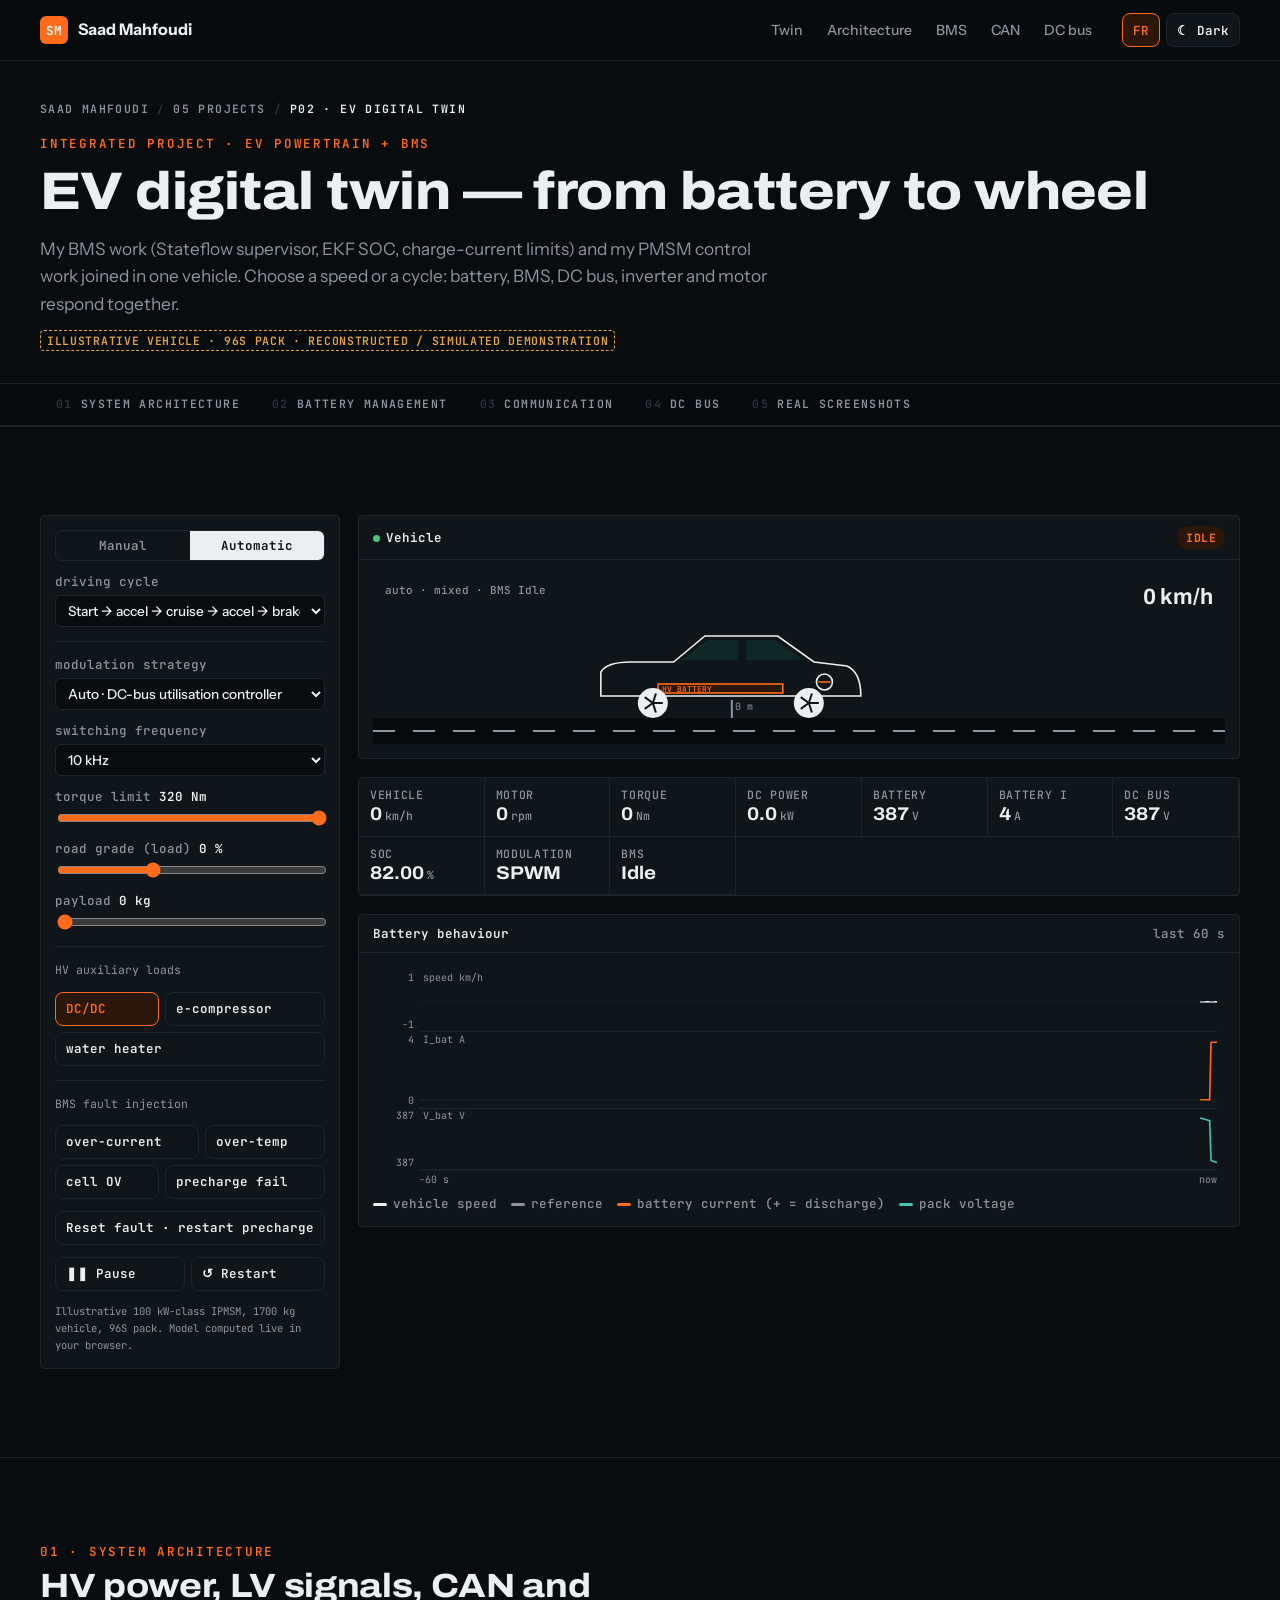
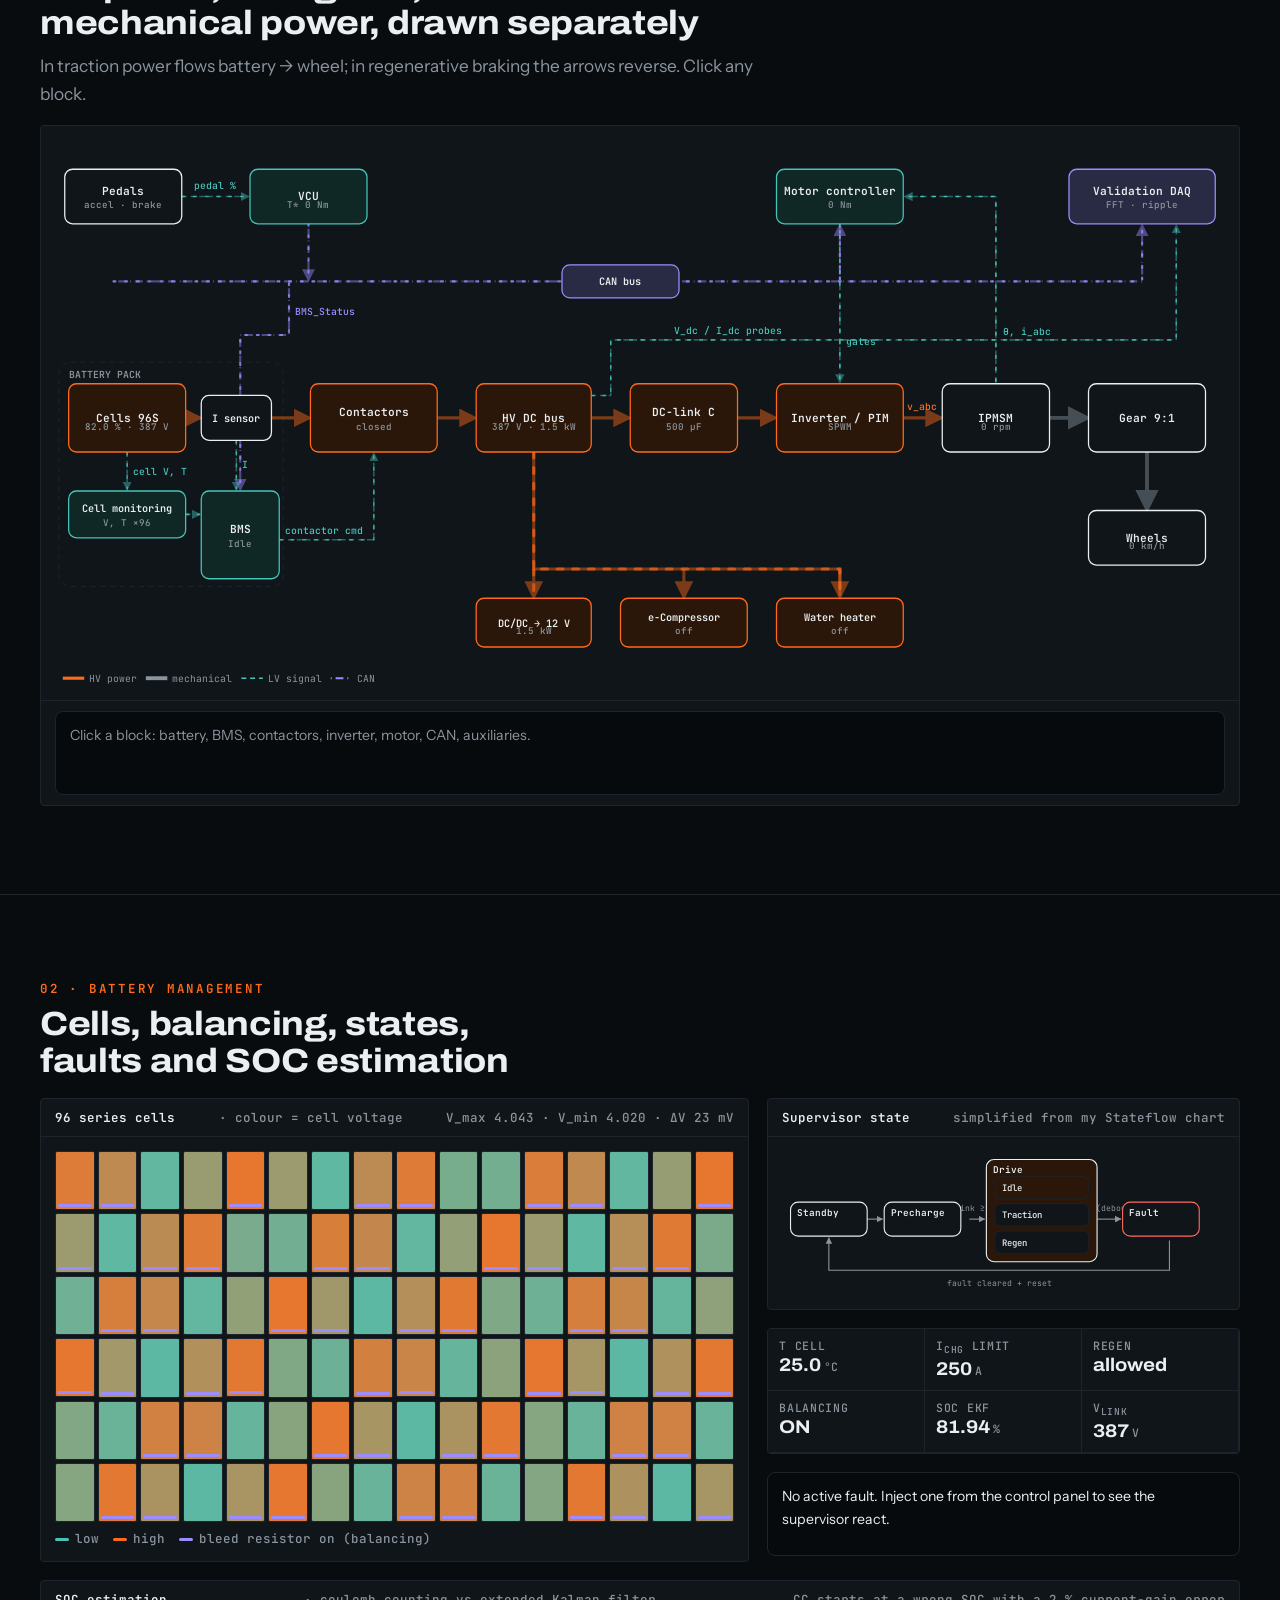
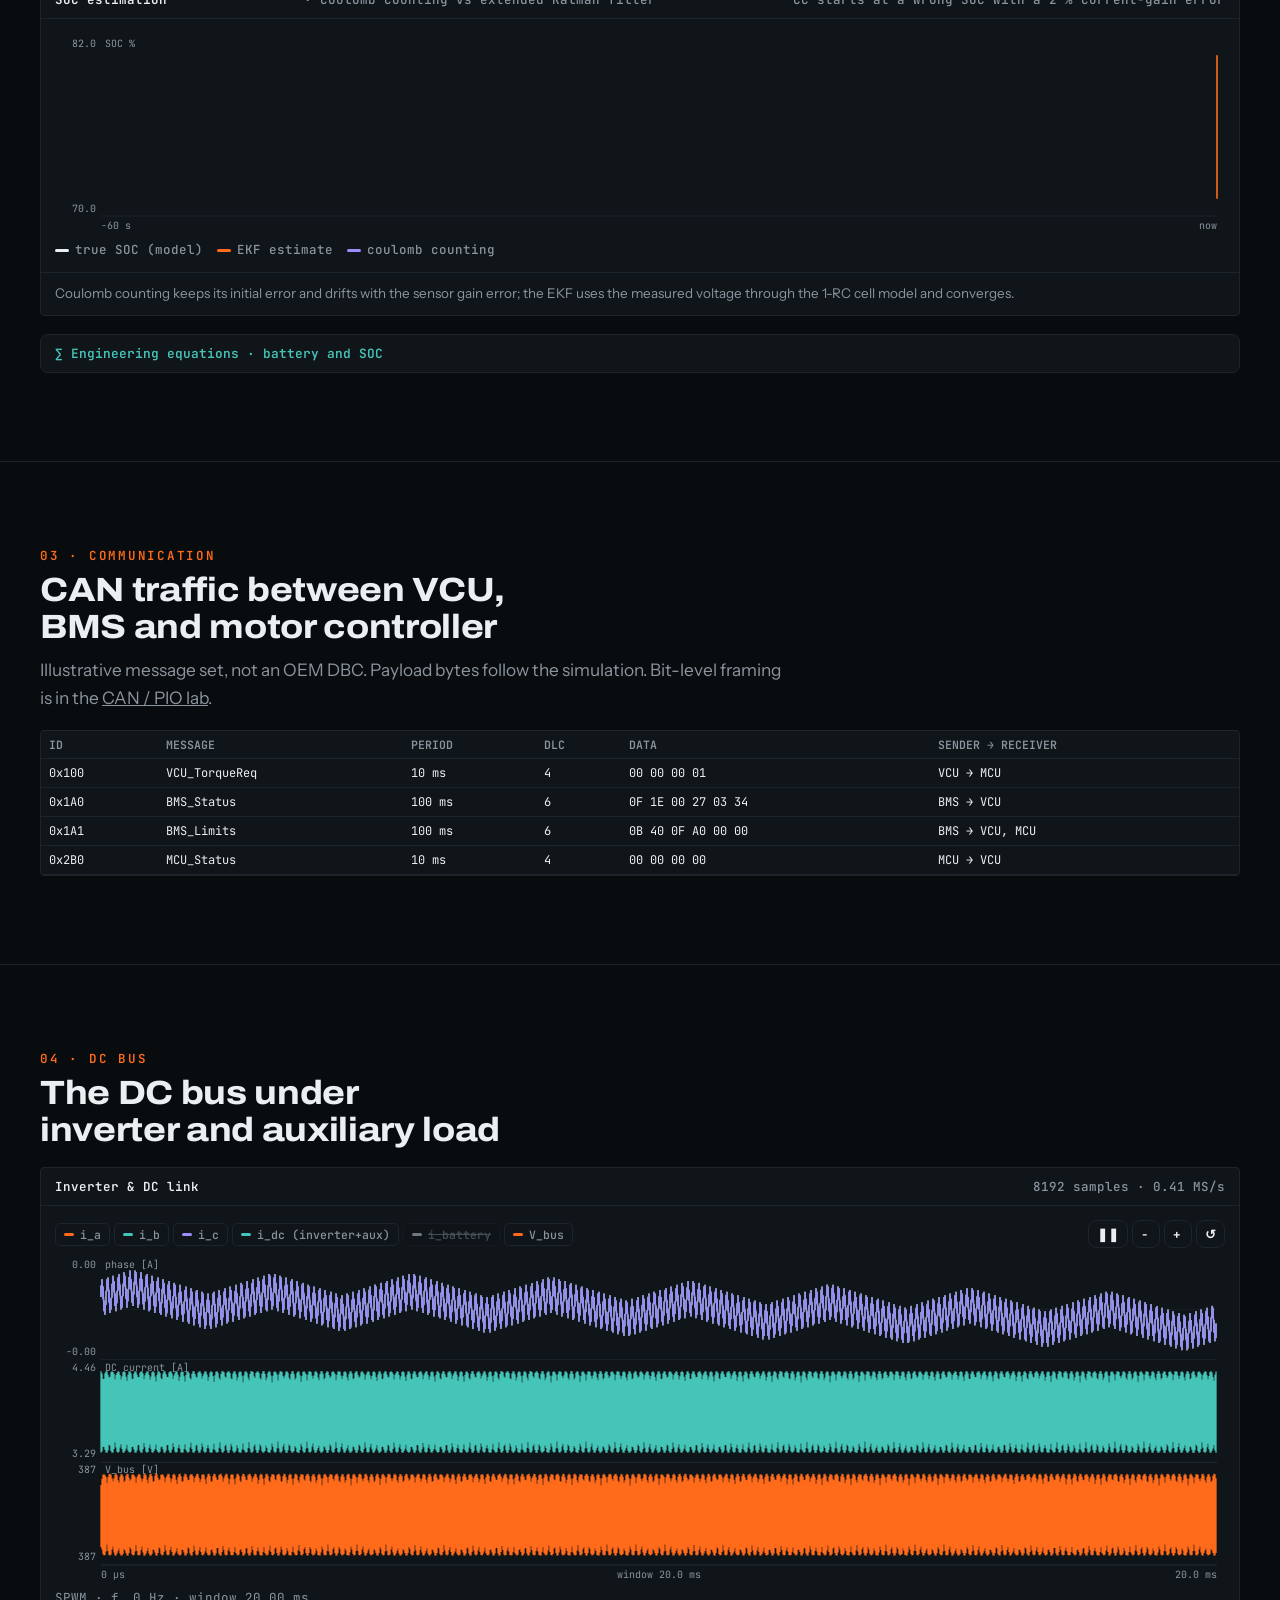
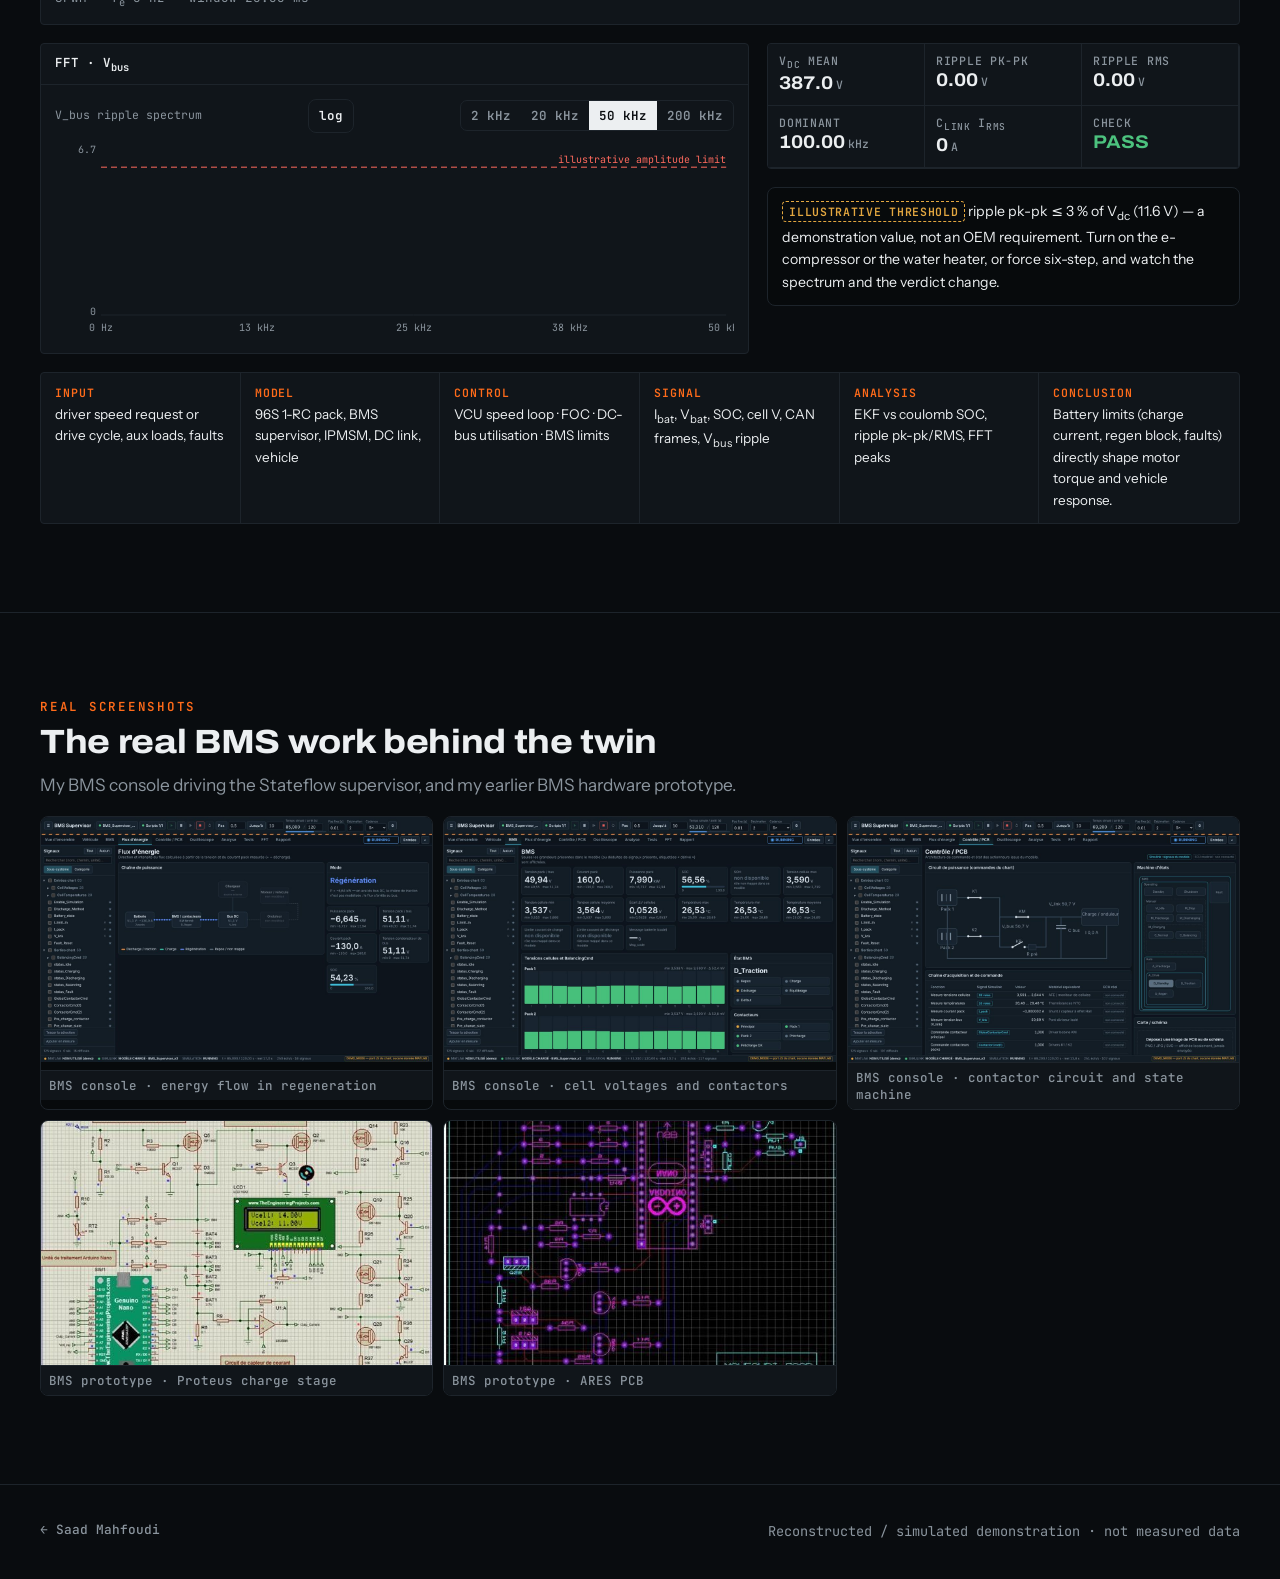
<file: projects/ev-twin.html>
<!doctype html>
<html lang="en">
<head>
<meta charset="utf-8">
<meta name="viewport" content="width=device-width,initial-scale=1,viewport-fit=cover">
<title>EV Digital Twin · Saad Mahfoudi</title>
<meta name="description" content="Integrated EV powertrain and battery management system: battery cells, BMS, contactors, HV bus, inverter, IPMSM and wheels in one interactive digital twin with manual and automatic driving.">
<link rel="preconnect" href="https://fonts.googleapis.com"><link rel="preconnect" href="https://fonts.gstatic.com" crossorigin>
<link rel="stylesheet" href="https://fonts.googleapis.com/css2?family=Archivo:wdth,wght@100..125,500..800&family=Instrument+Sans:wght@400..700&family=JetBrains+Mono:wght@400;500;600;700&display=swap">
<link rel="stylesheet" href="../assets/css/site.css">
<script>try{var t=localStorage.getItem('theme');if(t)document.documentElement.setAttribute('data-theme',t)}catch(e){}</script>
</head>
<body>
<header class="top"><div class="wrap">
  <a class="brand" href="../index.html"><i>SM</i><span>Saad Mahfoudi</span></a>
  <nav class="nav" aria-label="Sections"><a href="#twin">Twin</a><a href="#arch">Architecture</a><a href="#bms">BMS</a><a href="#can">CAN</a><a href="#bus">DC bus</a></nav>
  <div class="tools"><button class="iconbtn" type="button" data-fr-toggle aria-pressed="true" title="Show French translation on hover">FR</button><button class="iconbtn" type="button" data-theme-toggle>☀ Light</button></div>
</div></header>

<main>
<div class="wrap p-hero">
  <a class="crumb" href="../index.html#projects">← all work</a>
  <p class="eyebrow" style="margin-top:22px" data-fr="Projet intégré · groupe motopropulseur VE + BMS">Integrated project · EV powertrain + BMS</p>
  <h1 style="margin-top:12px;font-size:clamp(2rem,4.6vw,3.3rem)" data-fr="Jumeau numérique VE : de la batterie à la roue">EV digital twin — from battery to wheel</h1>
  <p class="lead" style="margin-top:14px" data-fr="Mon projet BMS (superviseur Stateflow, EKF, SOP) et mon projet de commande PMSM réunis dans un seul véhicule. Choisissez une vitesse ou un cycle : la batterie, le BMS, le bus DC, l'onduleur et le moteur réagissent ensemble.">My BMS work (Stateflow supervisor, EKF SOC, charge-current limits) and my PMSM control work joined in one vehicle. Choose a speed or a cycle: battery, BMS, DC bus, inverter and motor respond together.</p>
  <p style="margin-top:10px"><span class="illus">Illustrative vehicle · 96S pack · reconstructed / simulated demonstration</span></p>
</div>

<section id="twin" style="border-top:1px solid var(--line)"><div class="wrap">
  <div class="lab">
    <aside id="ctrl" aria-label="Simulation controls"></aside>
    <div class="stack">
      <div class="bench"><div class="bench-h"><span><span class="dot-live"></span><b>Vehicle</b></span><span id="bmspill"></span></div><div class="bench-b" id="car"></div></div>
      <div id="dash"></div>
      <div class="bench"><div class="bench-h"><b>Battery behaviour</b><span>last 60 s</span></div><div class="bench-b" id="roll"></div></div>
    </div>
  </div>
</div></section>

<section id="arch"><div class="wrap stack">
  <div class="sec-head" style="margin-bottom:0"><p class="eyebrow">01 · System architecture</p><h2 data-fr="Puissance HV, signaux BT, CAN et mécanique séparés">HV power, LV signals, CAN and mechanical power, drawn separately</h2>
  <p class="lead" data-fr="En traction, la puissance va de la batterie vers la roue ; au freinage récupératif, les flèches s'inversent.">In traction power flows battery → wheel; in regenerative braking the arrows reverse. Click any block.</p></div>
  <div class="bench"><div class="bench-b"><div id="sys"></div></div><div class="bench-f"><div class="infopanel" id="sysinfo">Click a block: battery, BMS, contactors, inverter, motor, CAN, auxiliaries.</div></div></div>
</div></section>

<section id="bms"><div class="wrap stack">
  <div class="sec-head" style="margin-bottom:0"><p class="eyebrow">02 · Battery management</p><h2 data-fr="Cellules, équilibrage, états, défauts et estimation du SOC">Cells, balancing, states, faults and SOC estimation</h2></div>
  <div class="split">
    <div class="bench"><div class="bench-h"><b>96 series cells</b> · colour = cell voltage<span id="cellstat" class="mono"></span></div>
      <div class="bench-b"><div class="cells" id="cells" aria-label="Cell voltages"></div>
      <div class="legend"><span><i style="background:var(--sig)"></i>low</span><span><i style="background:var(--hv)"></i>high</span><span><i style="background:var(--violet)"></i>bleed resistor on (balancing)</span></div></div></div>
    <div class="stack" style="align-content:start">
      <div class="bench"><div class="bench-h"><b>Supervisor state</b><span>simplified from my Stateflow chart</span></div><div class="bench-b"><svg id="fsm" class="chart" viewBox="0 0 520 170" aria-label="BMS state machine"></svg></div></div>
      <div class="dash" id="bmsdash"></div>
      <div class="infopanel" id="faultbox"></div>
    </div>
  </div>
  <div class="bench"><div class="bench-h"><b>SOC estimation</b> · coulomb counting vs extended Kalman filter<span>CC starts at a wrong SOC with a 2 % current-gain error</span></div><div class="bench-b" id="soc"></div>
    <div class="bench-f" data-fr="Le comptage coulométrique garde son erreur initiale et dérive ; l'EKF corrige avec la tension mesurée.">Coulomb counting keeps its initial error and drifts with the sensor gain error; the EKF uses the measured voltage through the 1-RC cell model and converges.</div></div>
  <div id="bms-eq"></div>
</div></section>

<section id="can"><div class="wrap stack">
  <div class="sec-head" style="margin-bottom:0"><p class="eyebrow">03 · Communication</p><h2 data-fr="Trafic CAN entre VCU, BMS et contrôleur moteur">CAN traffic between VCU, BMS and motor controller</h2>
  <p class="lead" data-fr="Jeu de messages illustratif (pas une DBC constructeur). Les octets suivent la simulation.">Illustrative message set, not an OEM DBC. Payload bytes follow the simulation. Bit-level framing is in the <a href="can-lab.html">CAN / PIO lab</a>.</p></div>
  <div class="bench scroll-x"><table class="cantab" id="cantab"></table></div>
</div></section>

<section id="bus"><div class="wrap stack">
  <div class="sec-head" style="margin-bottom:0"><p class="eyebrow">04 · DC bus</p><h2 data-fr="Le bus DC sous la charge réelle de l'onduleur et des auxiliaires">The DC bus under inverter and auxiliary load</h2></div>
  <div class="bench"><div class="bench-h"><b>Inverter &amp; DC link</b><span id="busstat" class="mono"></span></div><div class="bench-b" id="scope"></div></div>
  <div class="split">
    <div class="bench"><div class="bench-h"><b>FFT · V<sub>bus</sub></b></div><div class="bench-b" id="fft"></div></div>
    <div class="stack" style="align-content:start"><div class="dash" id="ripdash"></div><div class="infopanel" id="ripnote"></div></div>
  </div>
  <div class="result">
    <div><span>Input</span><p>driver speed request or drive cycle, aux loads, faults</p></div>
    <div><span>Model</span><p>96S 1-RC pack, BMS supervisor, IPMSM, DC link, vehicle</p></div>
    <div><span>Control</span><p>VCU speed loop · FOC · DC-bus utilisation · BMS limits</p></div>
    <div><span>Signal</span><p>I<sub>bat</sub>, V<sub>bat</sub>, SOC, cell V, CAN frames, V<sub>bus</sub> ripple</p></div>
    <div><span>Analysis</span><p>EKF vs coulomb SOC, ripple pk-pk/RMS, FFT peaks</p></div>
    <div><span>Conclusion</span><p>Battery limits (charge current, regen block, faults) directly shape motor torque and vehicle response.</p></div>
  </div>
</div></section>
<section id="pictures"><div class="wrap stack">
  <div class="sec-head" style="margin-bottom:0"><p class="eyebrow">Real screenshots</p><h2>The real BMS work behind the twin</h2><p class="lead">My BMS console driving the Stateflow supervisor, and my earlier BMS hardware prototype.</p></div>
  <div class="gallery big"><button type="button" data-zoom="../assets/img/bmsdash-energy.jpg" data-cap="BMS console · energy flow in regeneration"><img src="../assets/img/bmsdash-energy.jpg" alt="BMS console · energy flow in regeneration" loading="lazy"><span>BMS console · energy flow in regeneration</span></button><button type="button" data-zoom="../assets/img/bmsdash-cells.jpg" data-cap="BMS console · cell voltages and contactors"><img src="../assets/img/bmsdash-cells.jpg" alt="BMS console · cell voltages and contactors" loading="lazy"><span>BMS console · cell voltages and contactors</span></button><button type="button" data-zoom="../assets/img/bmsdash-control.jpg" data-cap="BMS console · contactor circuit and state machine"><img src="../assets/img/bmsdash-control.jpg" alt="BMS console · contactor circuit and state machine" loading="lazy"><span>BMS console · contactor circuit and state machine</span></button><button type="button" data-zoom="../assets/img/bms-proteus-charge.jpg" data-cap="BMS prototype · Proteus charge stage"><img src="../assets/img/bms-proteus-charge.jpg" alt="BMS prototype · Proteus charge stage" loading="lazy"><span>BMS prototype · Proteus charge stage</span></button><button type="button" data-zoom="../assets/img/bms-ares-pcb.jpg" data-cap="BMS prototype · ARES PCB"><img src="../assets/img/bms-ares-pcb.jpg" alt="BMS prototype · ARES PCB" loading="lazy"><span>BMS prototype · ARES PCB</span></button></div>
</div></section>
</main>

<footer><div class="wrap"><a class="crumb" href="../index.html">← Saad Mahfoudi</a><span class="mono">Reconstructed / simulated demonstration · not measured data</span></div></footer>

<script src="../assets/js/site.js"></script>
<script src="../assets/js/lab/core.js"></script>
<script src="../assets/js/lab/sim.js"></script>
<script src="../assets/js/lab/ui.js"></script>
<script src="../assets/js/lab/rig.js"></script>
<script src="../assets/js/lab/page-twin.js"></script>
</body>
</html>
</file>
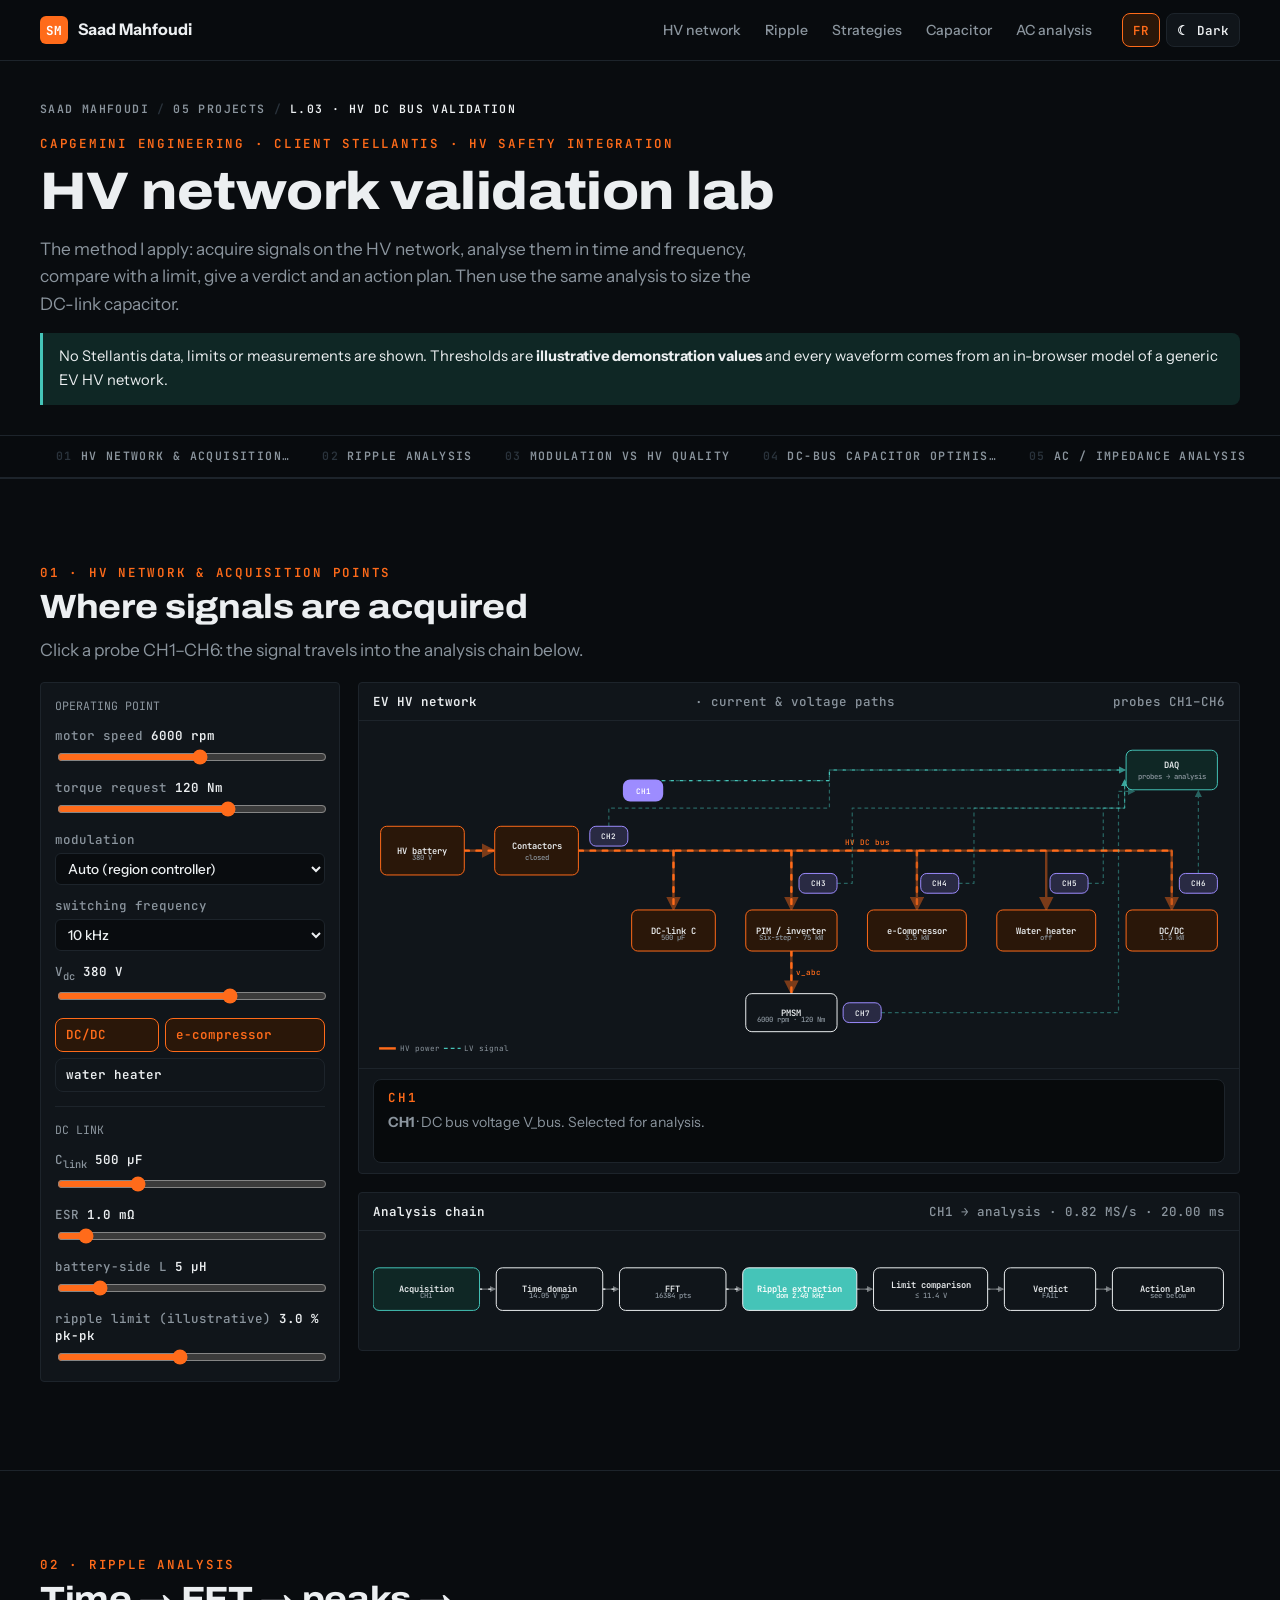
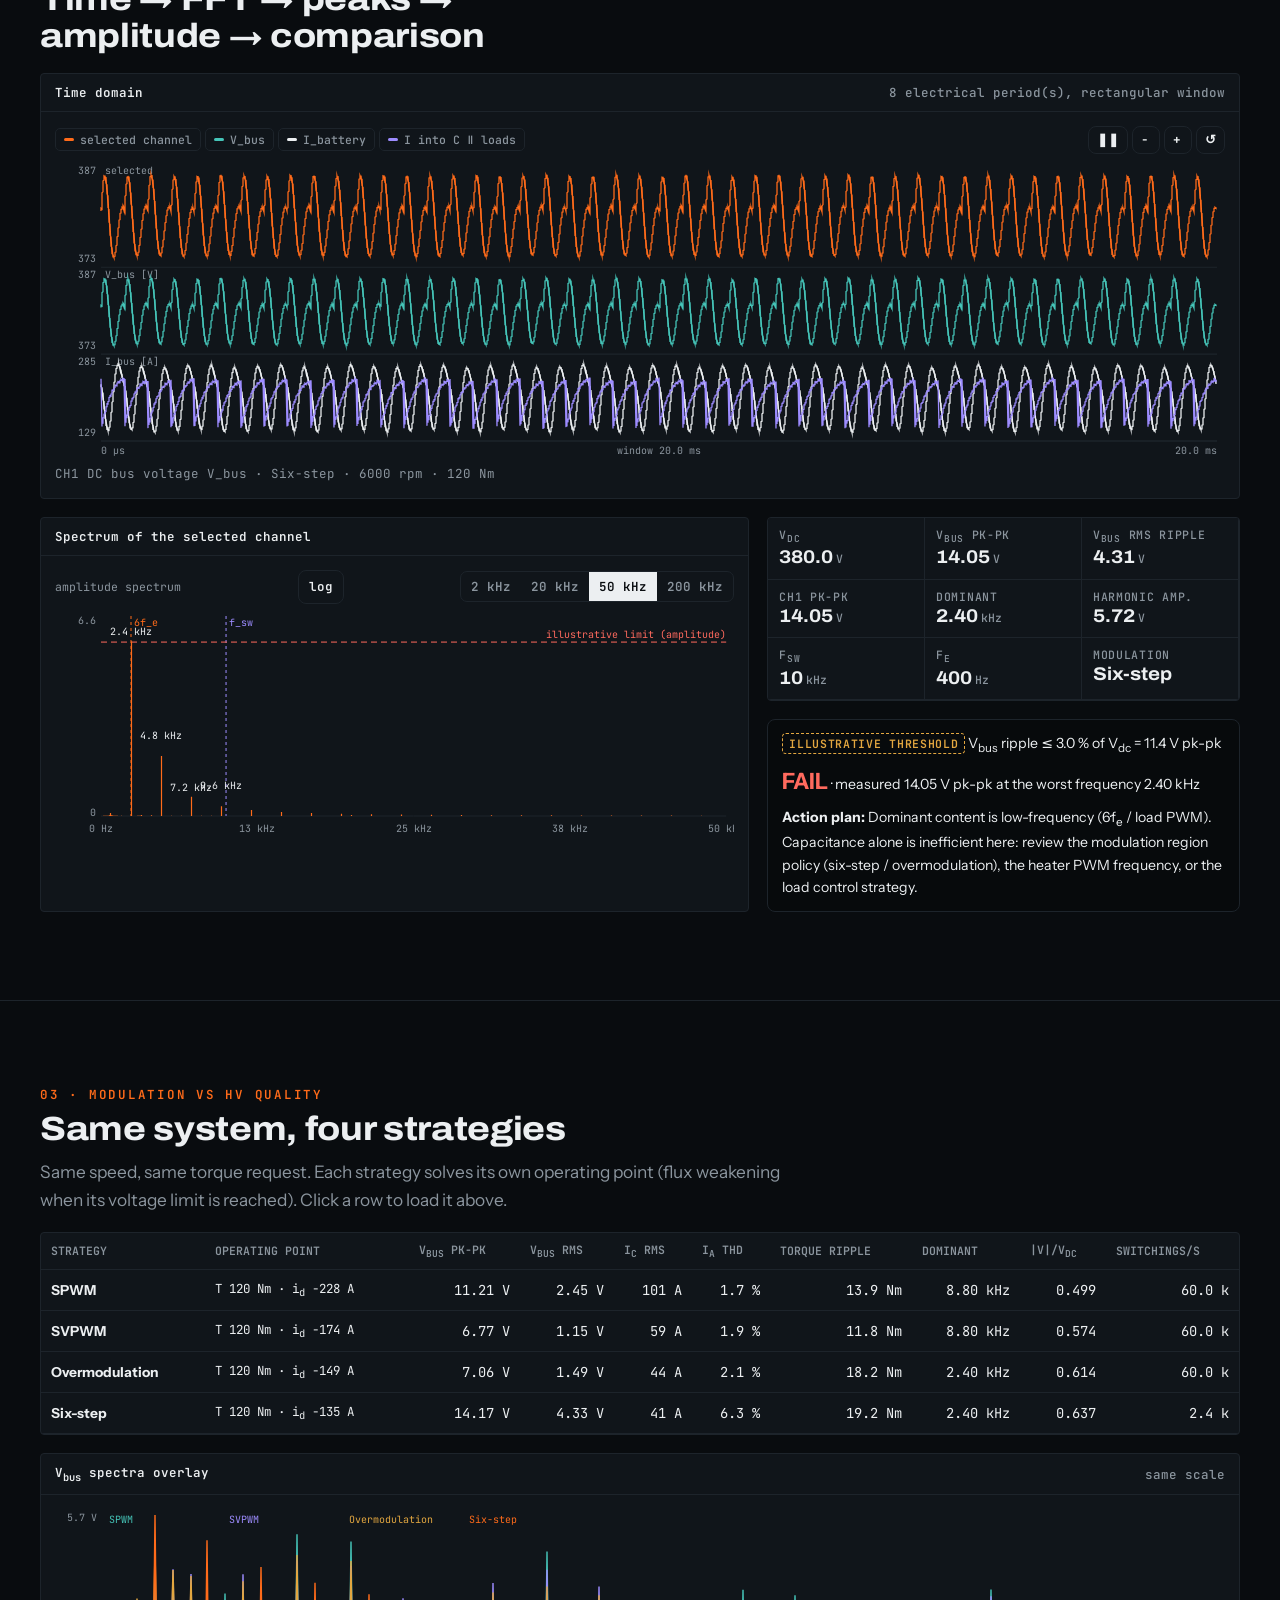
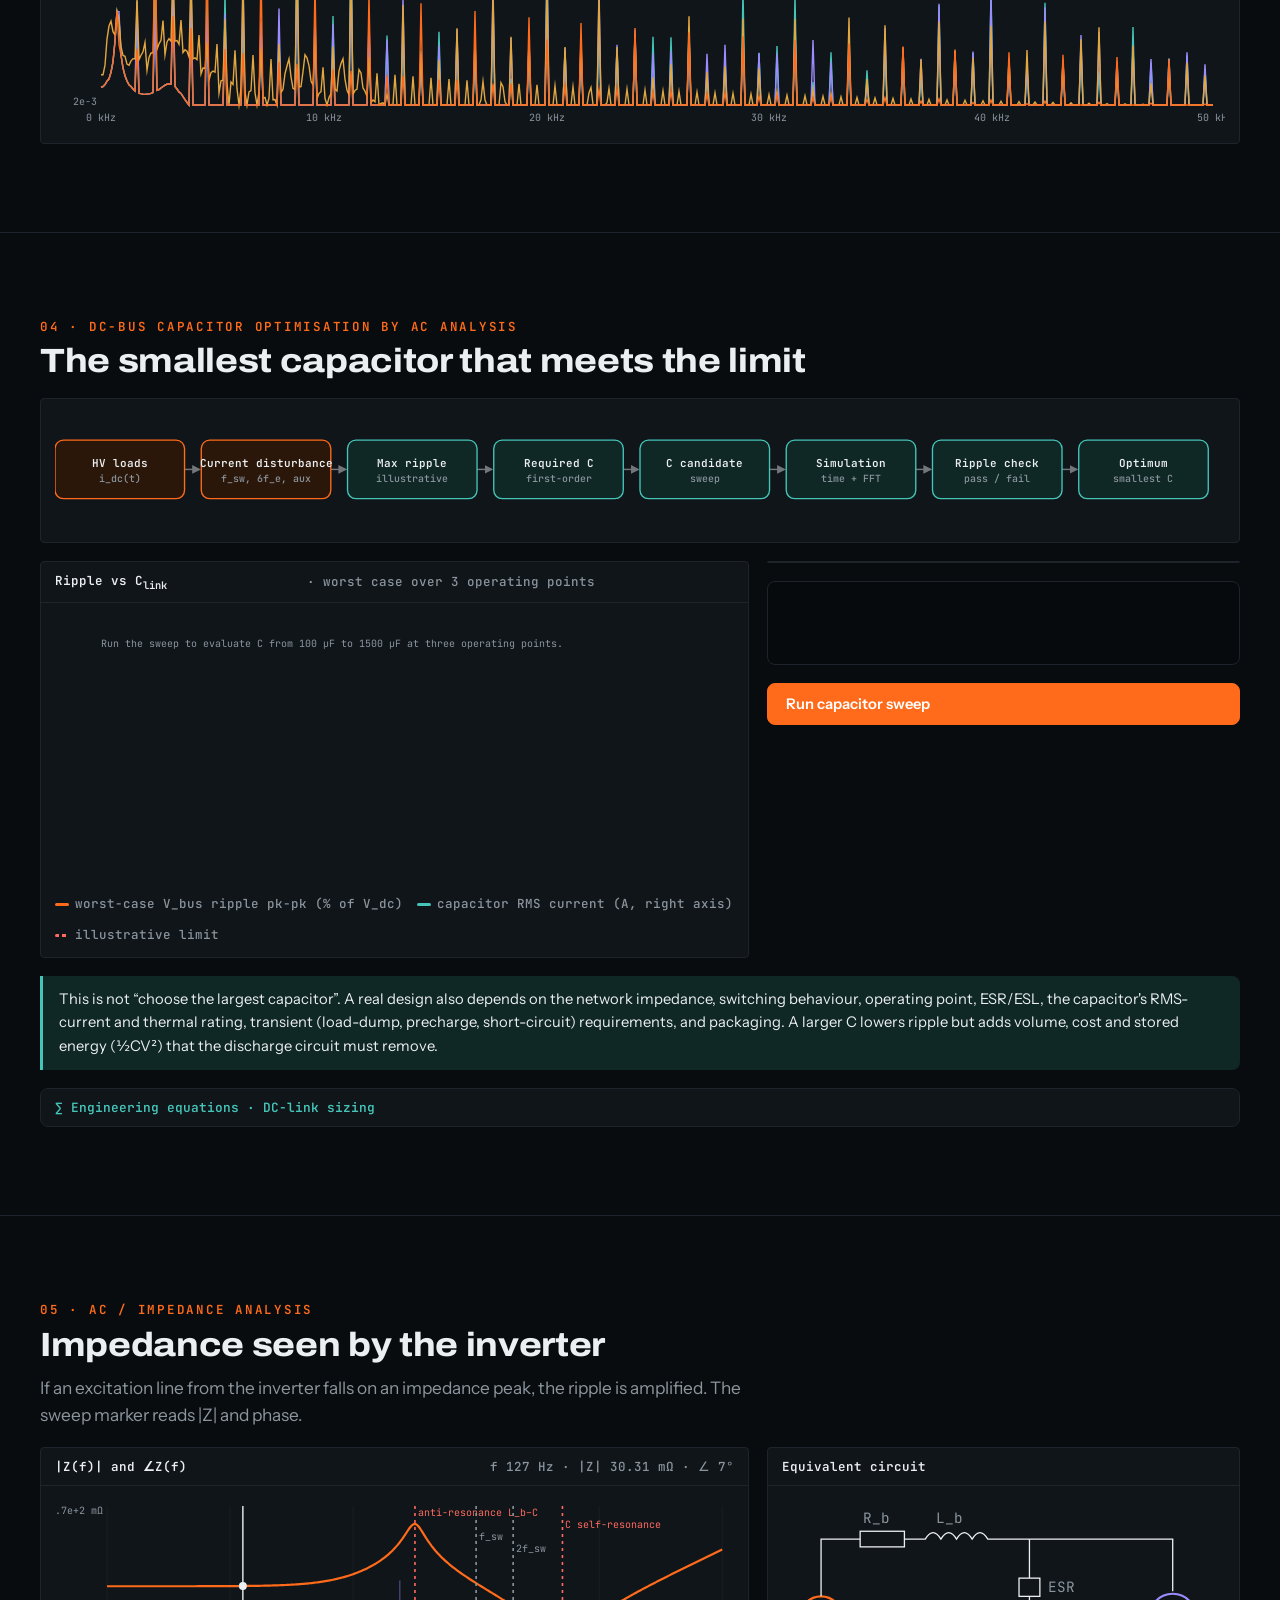
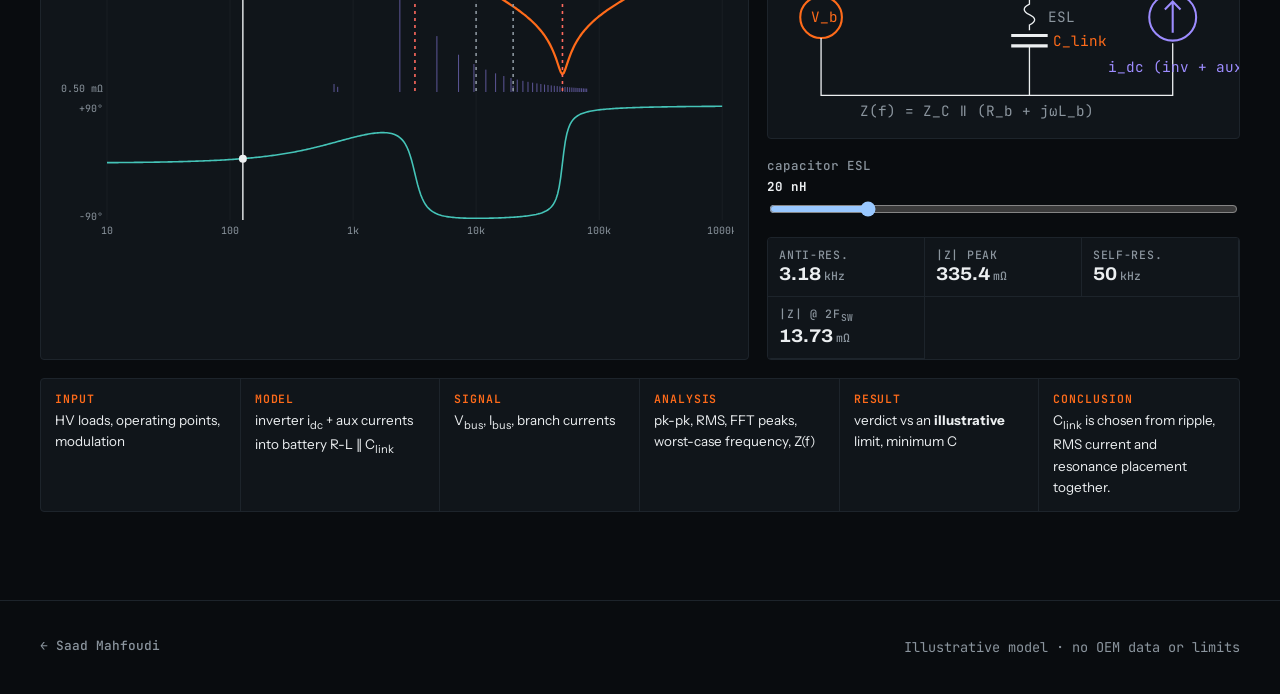
<file: projects/hv-validation.html>
<!doctype html>
<html lang="en">
<head>
<meta charset="utf-8">
<meta name="viewport" content="width=device-width,initial-scale=1,viewport-fit=cover">
<title>HV Validation Lab · Saad Mahfoudi</title>
<meta name="description" content="HV network validation method: signal acquisition on an EV high-voltage bus, time and frequency-domain ripple analysis, modulation comparison, DC-link capacitor optimisation and AC impedance analysis.">
<link rel="preconnect" href="https://fonts.googleapis.com"><link rel="preconnect" href="https://fonts.gstatic.com" crossorigin>
<link rel="stylesheet" href="https://fonts.googleapis.com/css2?family=Archivo:wdth,wght@100..125,500..800&family=Instrument+Sans:wght@400..700&family=JetBrains+Mono:wght@400;500;600;700&display=swap">
<link rel="stylesheet" href="../assets/css/site.css">
<script>try{var t=localStorage.getItem('theme');if(t)document.documentElement.setAttribute('data-theme',t)}catch(e){}</script>
</head>
<body>
<header class="top"><div class="wrap">
  <a class="brand" href="../index.html"><i>SM</i><span>Saad Mahfoudi</span></a>
  <nav class="nav" aria-label="Sections"><a href="#net">HV network</a><a href="#ripple">Ripple</a><a href="#cmp">Strategies</a><a href="#cap">Capacitor</a><a href="#bode">AC analysis</a></nav>
  <div class="tools"><button class="iconbtn" type="button" data-fr-toggle aria-pressed="true" title="Show French translation on hover">FR</button><button class="iconbtn" type="button" data-theme-toggle>☀ Light</button></div>
</div></header>

<main>
<div class="wrap p-hero">
  <a class="crumb" href="../index.html#career">← career</a>
  <p class="eyebrow" style="margin-top:22px">Capgemini Engineering · client Stellantis · HV Safety Integration</p>
  <h1 style="margin-top:12px;font-size:clamp(2rem,4.6vw,3.3rem)" data-fr="Laboratoire de validation du réseau HV">HV network validation lab</h1>
  <p class="lead" style="margin-top:14px" data-fr="La méthode que j'applique : acquisition sur le réseau HV, analyse temporelle et fréquentielle, comparaison à une limite, verdict, plan d'action. Puis optimisation du condensateur du bus DC par analyse AC.">The method I apply: acquire signals on the HV network, analyse them in time and frequency, compare with a limit, give a verdict and an action plan. Then use the same analysis to size the DC-link capacitor.</p>
  <div class="note" style="margin-top:16px" data-fr="Aucune donnée, limite ou mesure Stellantis n'est utilisée ici. Les seuils sont des valeurs de démonstration et les signaux viennent d'un modèle.">No Stellantis data, limits or measurements are shown. Thresholds are <b>illustrative demonstration values</b> and every waveform comes from an in-browser model of a generic EV HV network.</div>
</div>

<section id="net" style="border-top:1px solid var(--line)"><div class="wrap stack">
  <div class="sec-head" style="margin-bottom:0"><p class="eyebrow">01 · HV network &amp; acquisition points</p><h2 data-fr="Où les signaux sont acquis">Where signals are acquired</h2>
  <p class="lead" data-fr="Cliquez une sonde CH1–CH6 : le signal part vers la chaîne d'analyse.">Click a probe CH1–CH6: the signal travels into the analysis chain below.</p></div>
  <div class="lab">
    <aside class="ctrl" id="op" aria-label="Operating point">
      <div class="mono" style="font-size:.72rem;color:var(--muted)">OPERATING POINT</div>
      <label>motor speed <b data-o="rpm">6000 rpm</b><input type="range" id="rpm" min="300" max="11000" step="100" value="6000"></label>
      <label>torque request <b data-o="tq">120 Nm</b><input type="range" id="tq" min="-200" max="300" step="5" value="120"></label>
      <label>modulation<select id="st"><option value="auto">Auto (region controller)</option><option value="spwm">SPWM</option><option value="svpwm">SVPWM</option><option value="ovm">Overmodulation</option><option value="six">Six-step</option></select></label>
      <label>switching frequency<select id="fsw"><option value="5000">5 kHz</option><option value="10000" selected>10 kHz</option><option value="16000">16 kHz</option><option value="20000">20 kHz</option></select></label>
      <label>V<sub>dc</sub> <b data-o="vdc">380 V</b><input type="range" id="vdc" min="250" max="450" step="5" value="380"></label>
      <div class="row"><button type="button" class="iconbtn" data-aux="dcdc" aria-pressed="true">DC/DC</button><button type="button" class="iconbtn" data-aux="comp" aria-pressed="true">e-compressor</button><button type="button" class="iconbtn" data-aux="heater" aria-pressed="false">water heater</button></div>
      <hr><div class="mono" style="font-size:.72rem;color:var(--muted)">DC LINK</div>
      <label>C<sub>link</sub> <b data-o="c">500 µF</b><input type="range" id="c" min="100" max="1500" step="20" value="500"></label>
      <label>ESR <b data-o="esr">1.0 mΩ</b><input type="range" id="esr" min="0.2" max="10" step="0.1" value="1"></label>
      <label>battery-side L <b data-o="lb">5 µH</b><input type="range" id="lb" min="1" max="30" step="0.5" value="5"></label>
      <label>ripple limit (illustrative) <b data-o="th">3.0 % pk-pk</b><input type="range" id="th" min="0.5" max="6" step="0.1" value="3"></label>
    </aside>
    <div class="stack">
      <div class="bench"><div class="bench-h"><b>EV HV network</b> · current &amp; voltage paths<span>probes CH1–CH6</span></div><div class="bench-b"><div id="net-arch"></div></div><div class="bench-f"><div class="infopanel" id="netinfo"></div></div></div>
      <div class="bench"><div class="bench-h"><b>Analysis chain</b><span id="chainstat" class="mono"></span></div><div class="bench-b"><div id="flow"></div></div></div>
    </div>
  </div>
</div></section>

<section id="ripple"><div class="wrap stack">
  <div class="sec-head" style="margin-bottom:0"><p class="eyebrow">02 · Ripple analysis</p><h2 data-fr="Temps → FFT → pics → amplitude → comparaison">Time → FFT → peaks → amplitude → comparison</h2></div>
  <div class="bench"><div class="bench-h"><b>Time domain</b><span id="tstat" class="mono"></span></div><div class="bench-b" id="tscope"></div></div>
  <div class="split">
    <div class="bench"><div class="bench-h"><b>Spectrum of the selected channel</b></div><div class="bench-b" id="tfft"></div></div>
    <div class="stack" style="align-content:start"><div class="dash" id="metrics"></div><div class="infopanel" id="verdict"></div></div>
  </div>
</div></section>

<section id="cmp"><div class="wrap stack">
  <div class="sec-head" style="margin-bottom:0"><p class="eyebrow">03 · Modulation vs HV quality</p><h2 data-fr="Même système, quatre stratégies">Same system, four strategies</h2>
  <p class="lead" data-fr="Même vitesse, même couple demandé. Cliquez une ligne pour afficher ses signaux.">Same speed, same torque request. Each strategy solves its own operating point (flux weakening when its voltage limit is reached). Click a row to load it above.</p></div>
  <div class="bench scroll-x"><table class="cmp" id="cmptab"></table></div>
  <div class="bench"><div class="bench-h"><b>V<sub>bus</sub> spectra overlay</b><span>same scale</span></div><div class="bench-b" id="cmpspec"></div></div>
</div></section>

<section id="cap"><div class="wrap stack">
  <div class="sec-head" style="margin-bottom:0"><p class="eyebrow">04 · DC-bus capacitor optimisation by AC analysis</p><h2 data-fr="Le plus petit condensateur qui respecte la limite">The smallest capacitor that meets the limit</h2></div>
  <div class="bench"><div class="bench-b"><div id="capflow"></div></div></div>
  <div class="split">
    <div class="bench"><div class="bench-h"><b>Ripple vs C<sub>link</sub></b> · worst case over 3 operating points<span id="capstat" class="mono"></span></div><div class="bench-b"><div id="capplot"></div><div class="legend" id="caplg"></div></div></div>
    <div class="stack" style="align-content:start"><div class="dash" id="capdash"></div><div class="infopanel" id="capnote"></div><button class="btn hv" type="button" id="sweep">Run capacitor sweep</button></div>
  </div>
  <div class="note" data-fr="La conception réelle dépend de l'impédance, du comportement de commutation, du point de fonctionnement, de l'ESR/ESL, des contraintes thermiques et des transitoires.">This is not “choose the largest capacitor”. A real design also depends on the network impedance, switching behaviour, operating point, ESR/ESL, the capacitor's RMS-current and thermal rating, transient (load-dump, precharge, short-circuit) requirements, and packaging. A larger C lowers ripple but adds volume, cost and stored energy (½CV²) that the discharge circuit must remove.</div>
  <div id="cap-eq"></div>
</div></section>

<section id="bode"><div class="wrap stack">
  <div class="sec-head" style="margin-bottom:0"><p class="eyebrow">05 · AC / impedance analysis</p><h2 data-fr="Impédance vue par l'onduleur">Impedance seen by the inverter</h2>
  <p class="lead" data-fr="Si une raie d'excitation tombe sur un pic d'impédance, le ripple explose.">If an excitation line from the inverter falls on an impedance peak, the ripple is amplified. The sweep marker reads |Z| and phase.</p></div>
  <div class="split">
    <div class="bench"><div class="bench-h"><b>|Z(f)| and ∠Z(f)</b><span class="mono" id="bodestat"></span></div><div class="bench-b"><div id="bodeplot"></div></div></div>
    <div class="stack" style="align-content:start">
      <div class="bench"><div class="bench-h"><b>Equivalent circuit</b></div><div class="bench-b"><svg id="ckt" class="chart" viewBox="0 0 340 172" aria-label="DC link equivalent circuit"></svg></div></div>
      <label class="lablbl">capacitor ESL <b data-o="esl" style="color:var(--ink)">20 nH</b><input type="range" id="esl" min="5" max="80" step="1" value="20"></label>
      <div class="dash" id="bodedash"></div>
    </div>
  </div>
  <div class="result">
    <div><span>Input</span><p>HV loads, operating points, modulation</p></div>
    <div><span>Model</span><p>inverter i<sub>dc</sub> + aux currents into battery R-L ∥ C<sub>link</sub></p></div>
    <div><span>Signal</span><p>V<sub>bus</sub>, I<sub>bus</sub>, branch currents</p></div>
    <div><span>Analysis</span><p>pk-pk, RMS, FFT peaks, worst-case frequency, Z(f)</p></div>
    <div><span>Result</span><p>verdict vs an <b>illustrative</b> limit, minimum C</p></div>
    <div><span>Conclusion</span><p>C<sub>link</sub> is chosen from ripple, RMS current and resonance placement together.</p></div>
  </div>
</div></section>
</main>

<footer><div class="wrap"><a class="crumb" href="../index.html">← Saad Mahfoudi</a><span class="mono">Illustrative model · no OEM data or limits</span></div></footer>

<script src="../assets/js/site.js"></script>
<script src="../assets/js/lab/core.js"></script>
<script src="../assets/js/lab/ui.js"></script>
<script src="../assets/js/lab/page-hv.js"></script>
</body>
</html>
</file>
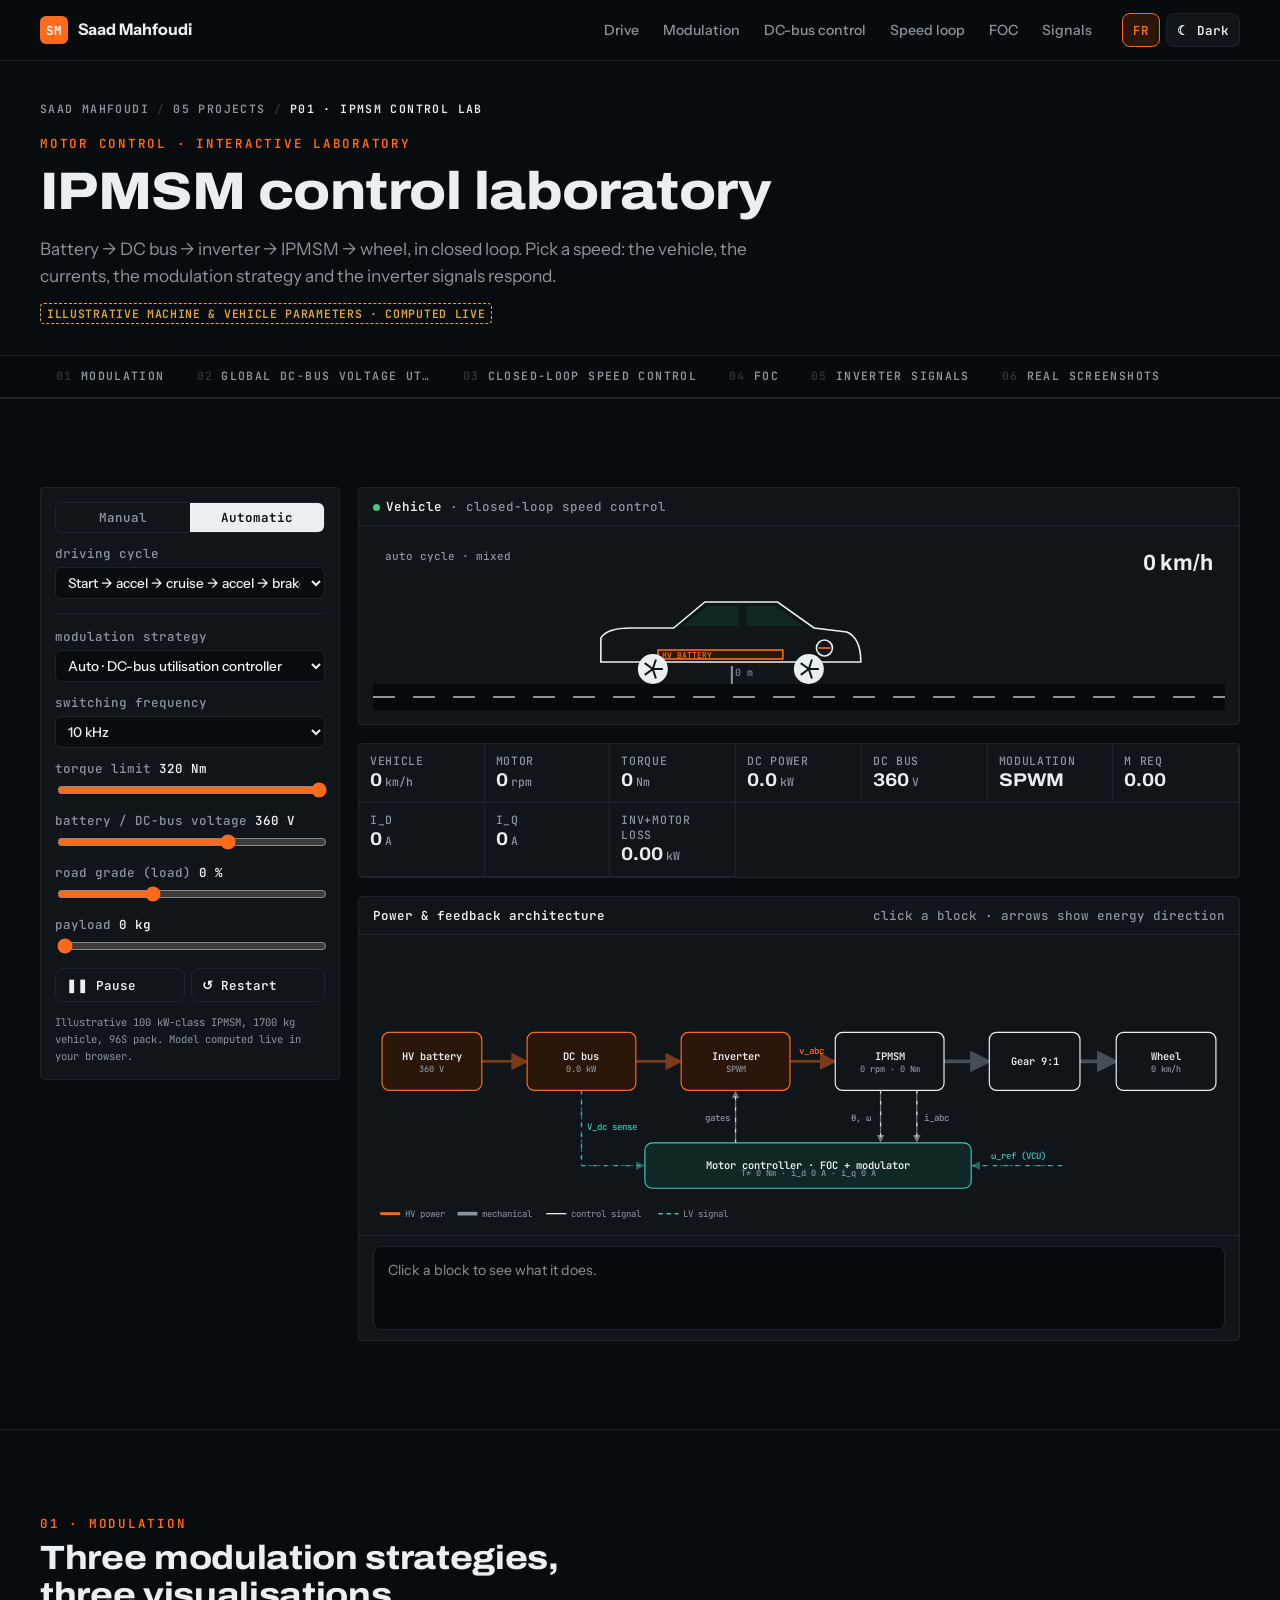
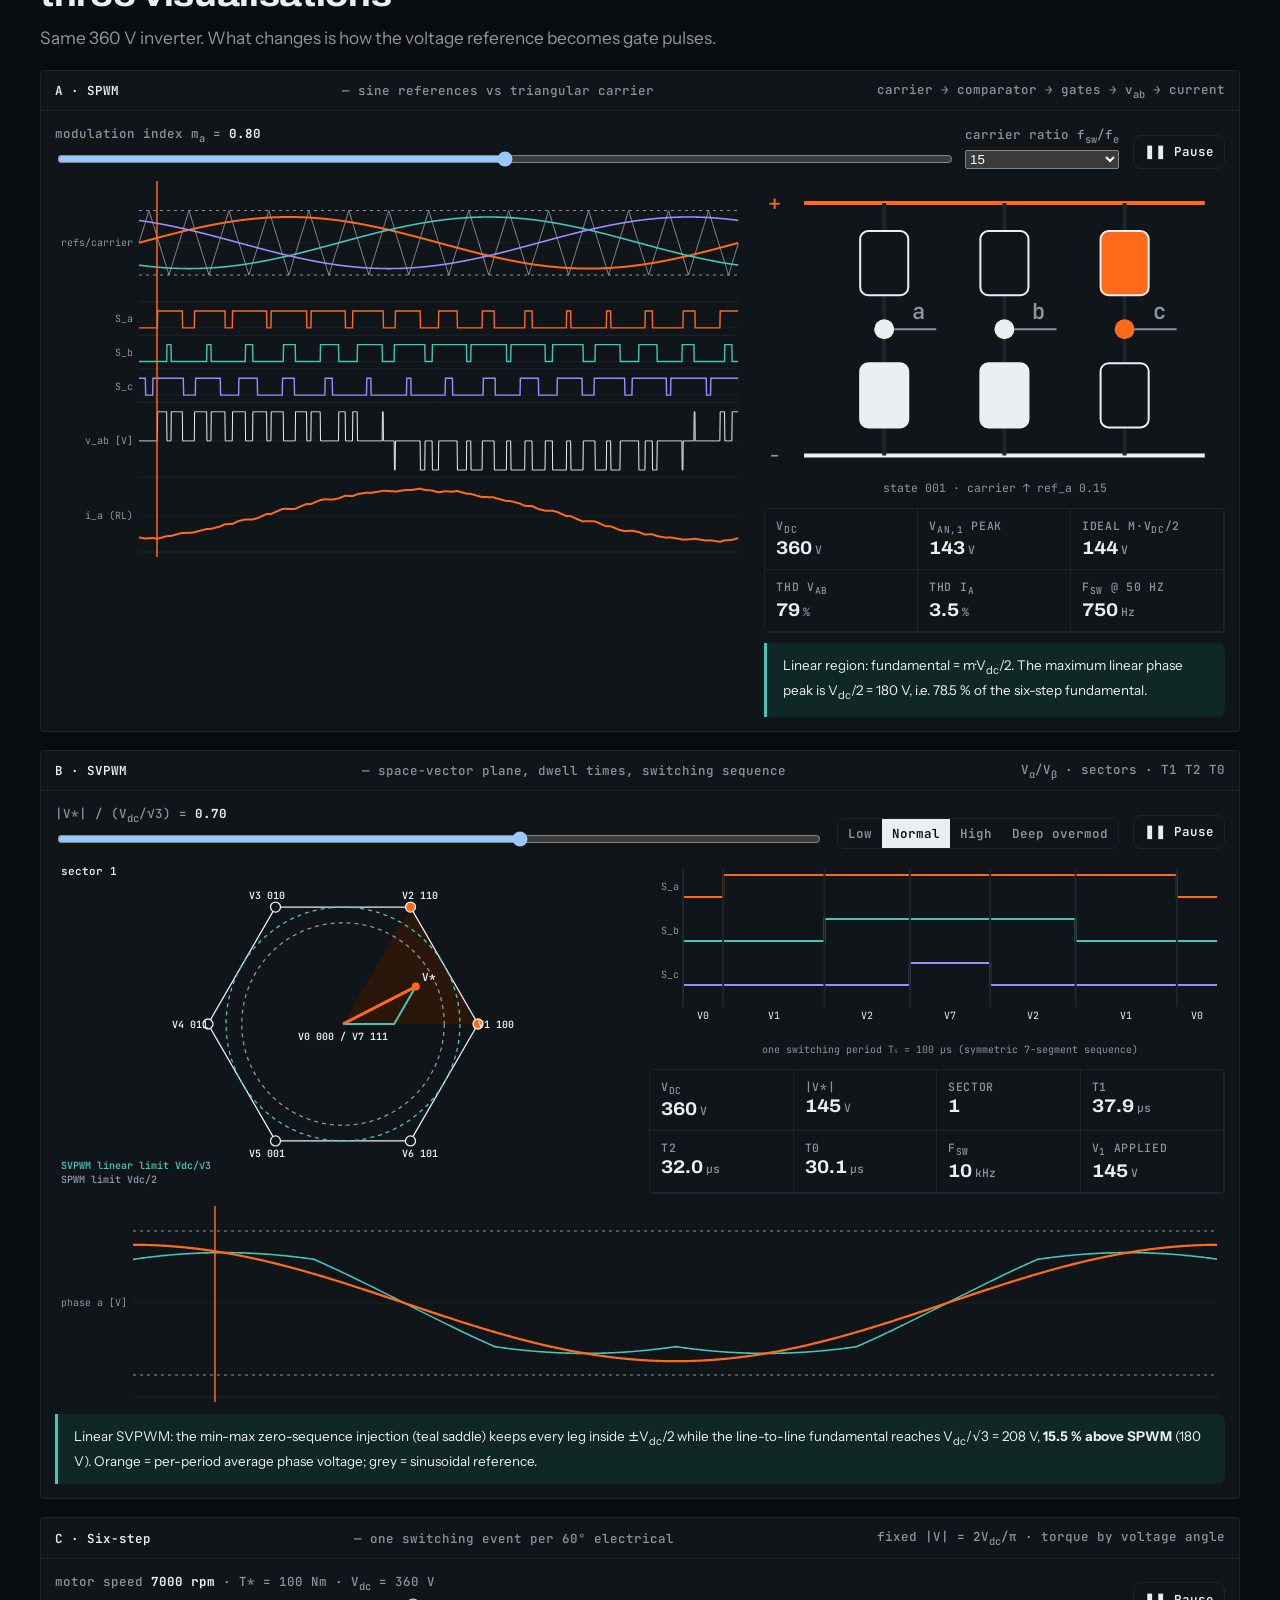
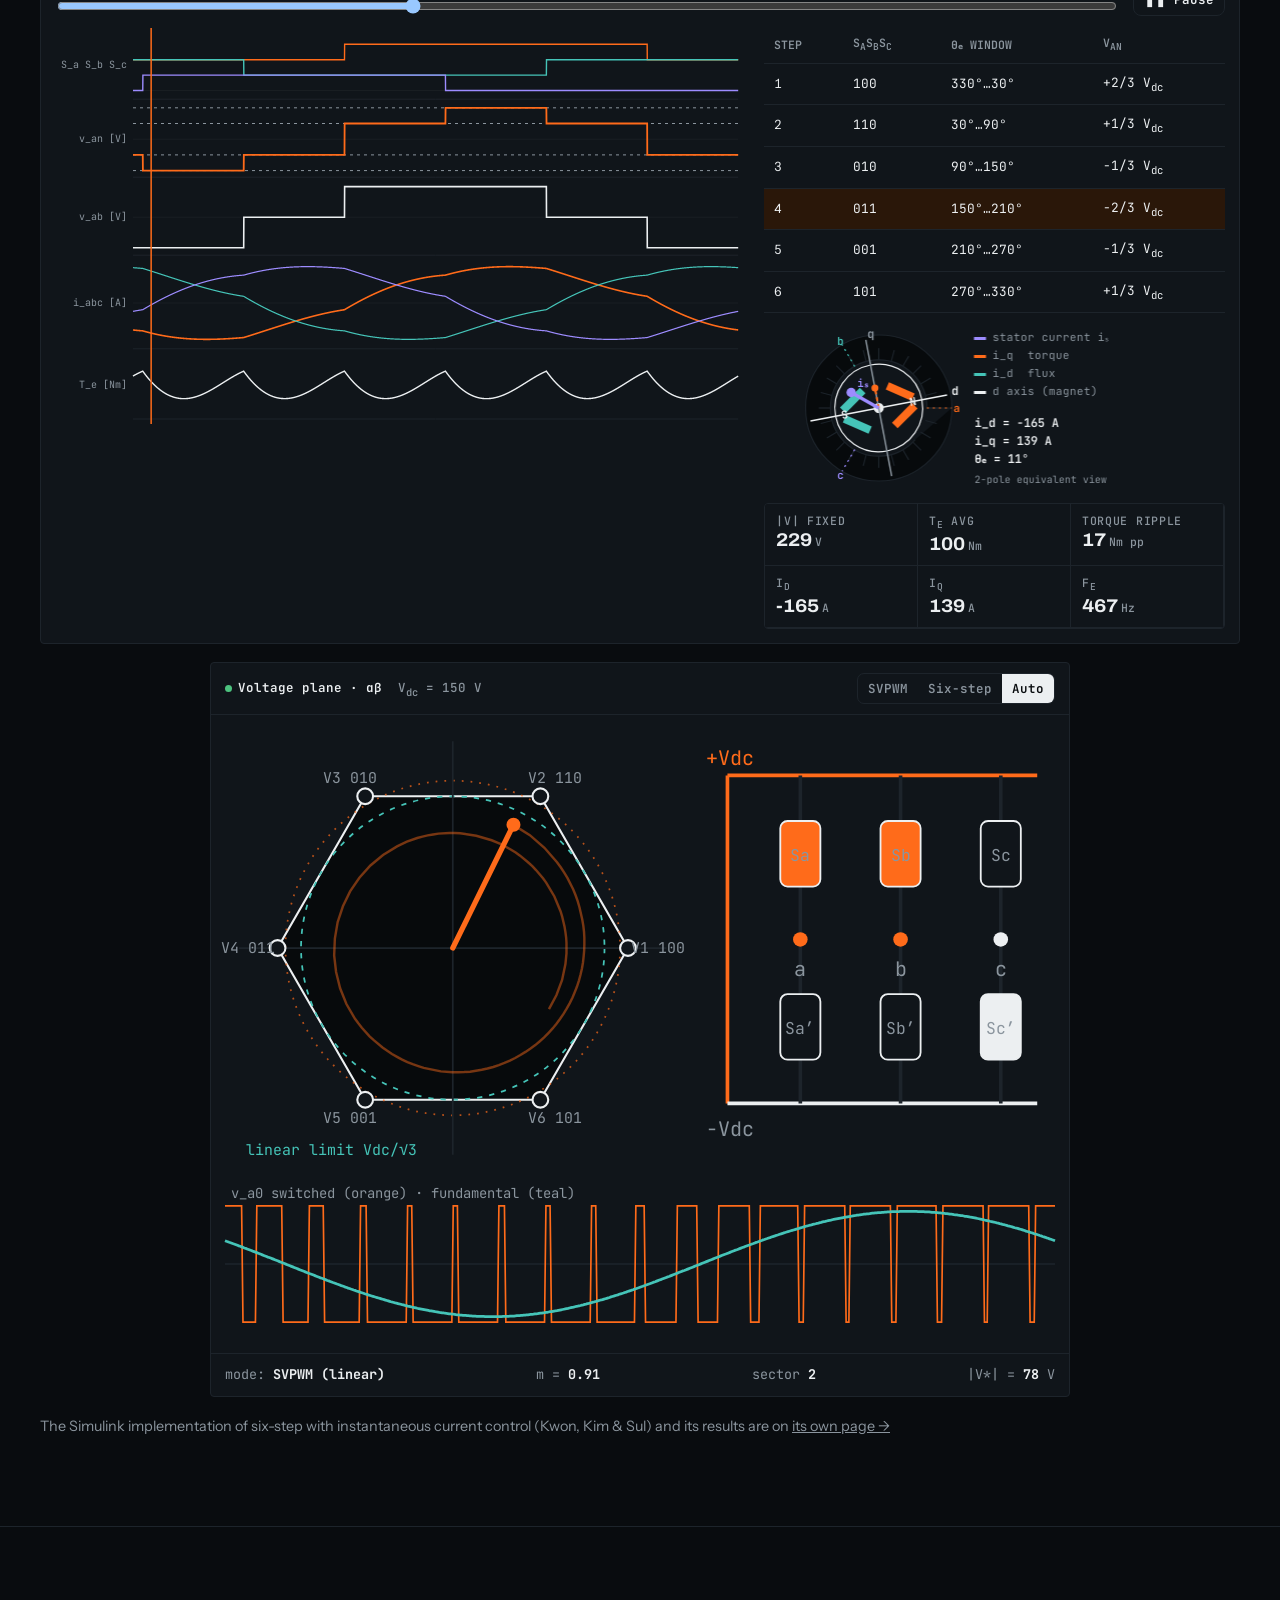
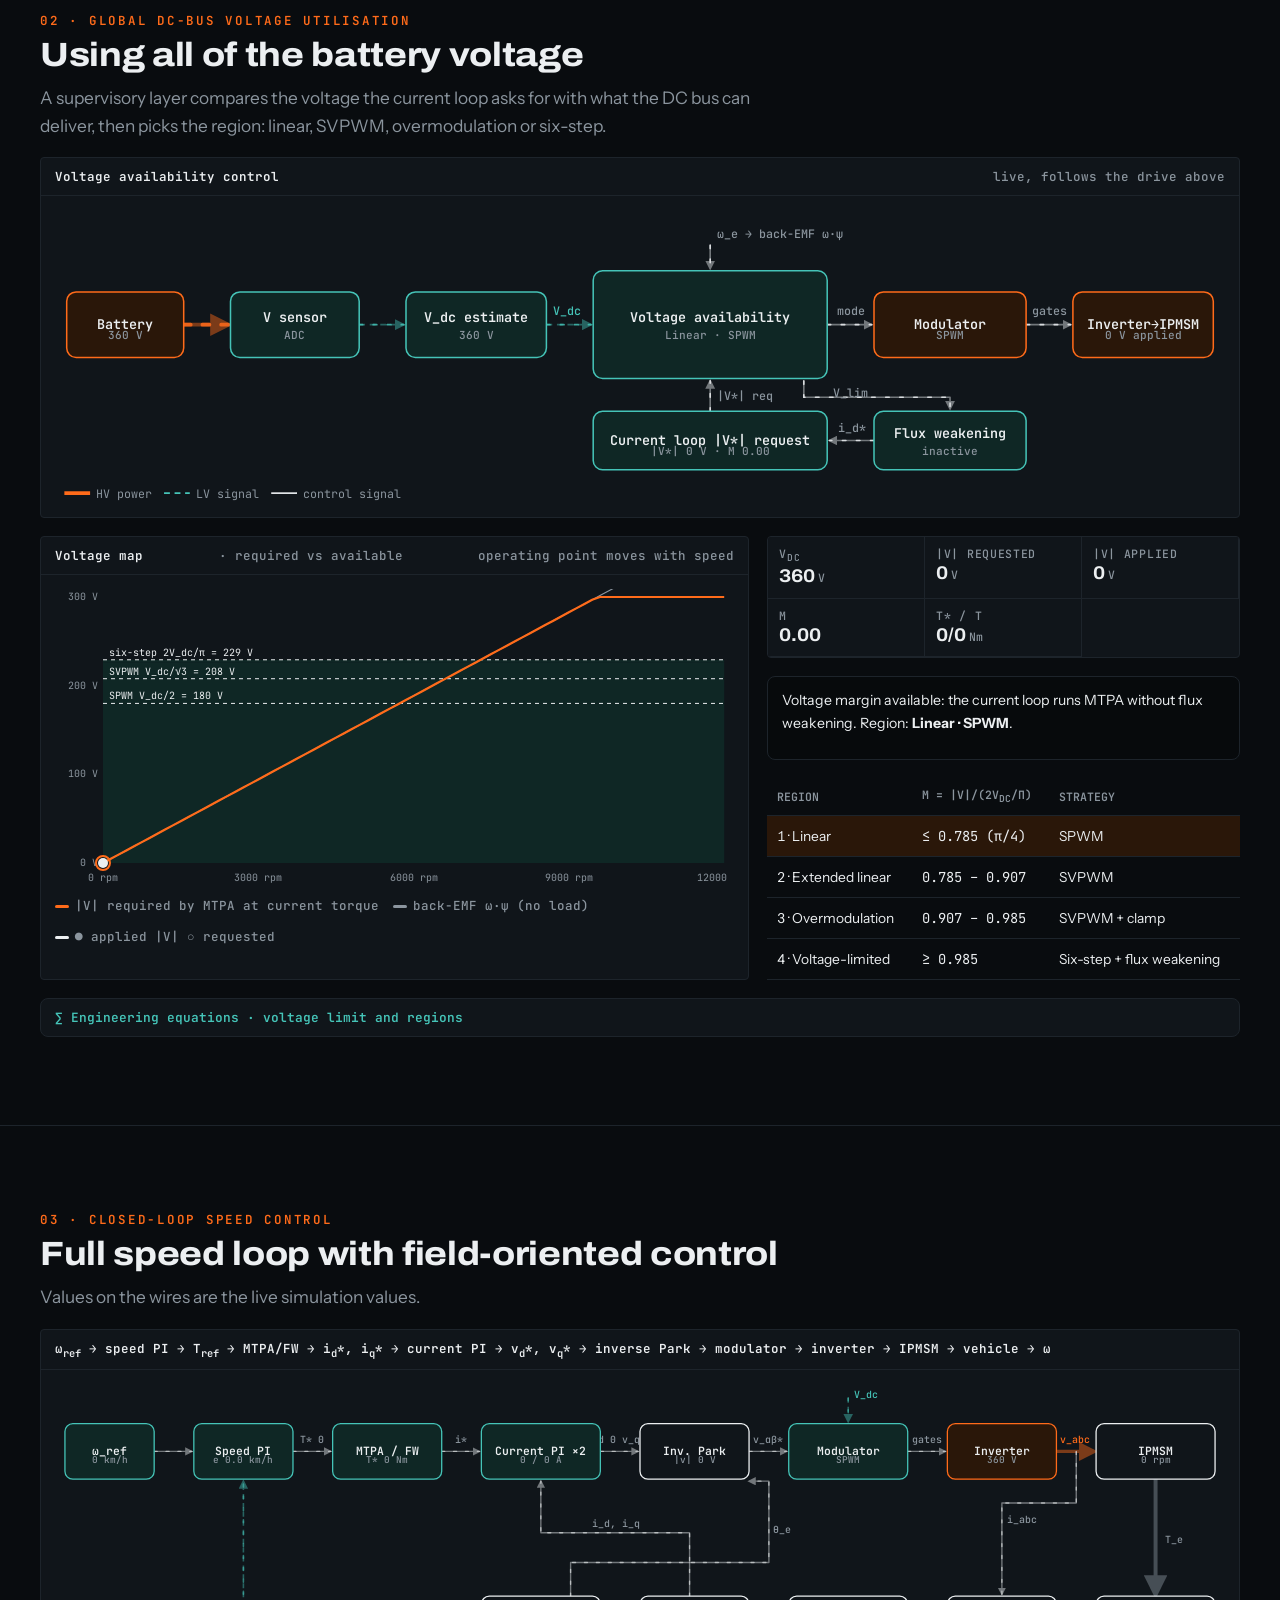
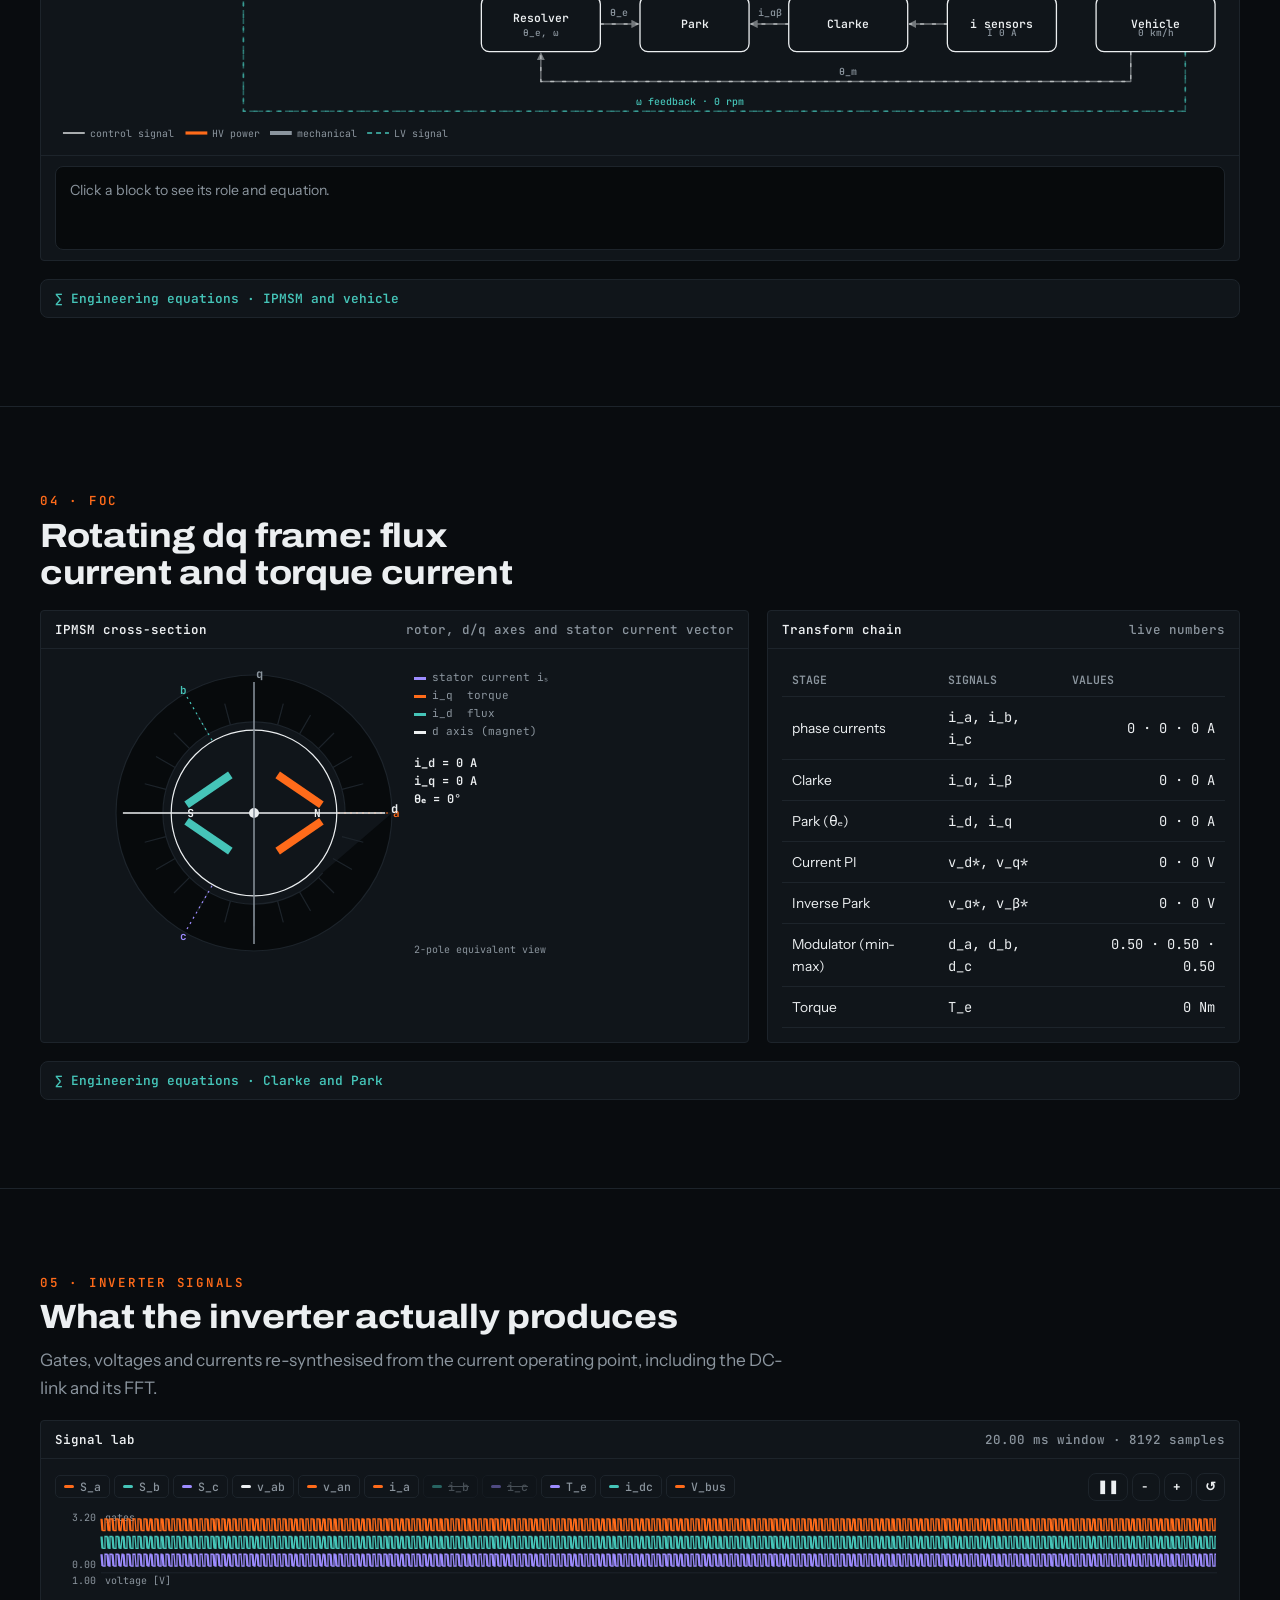
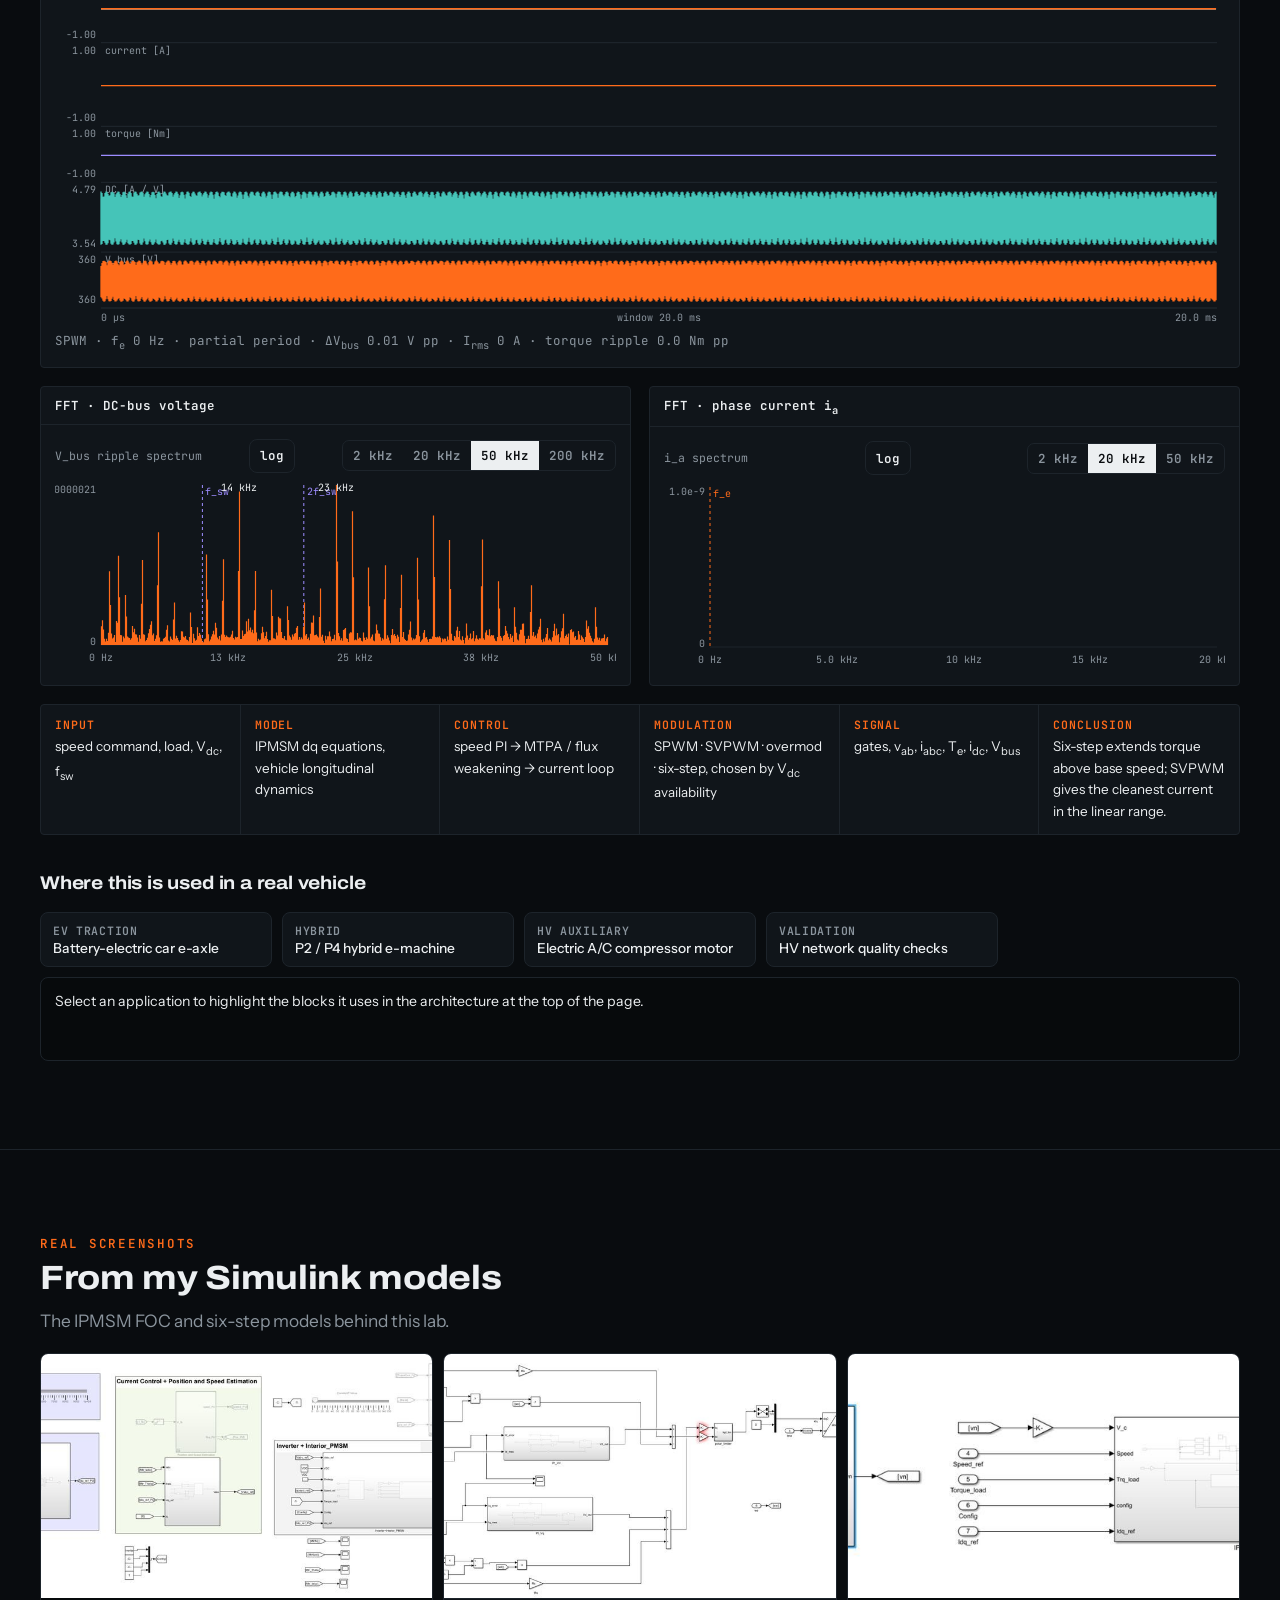
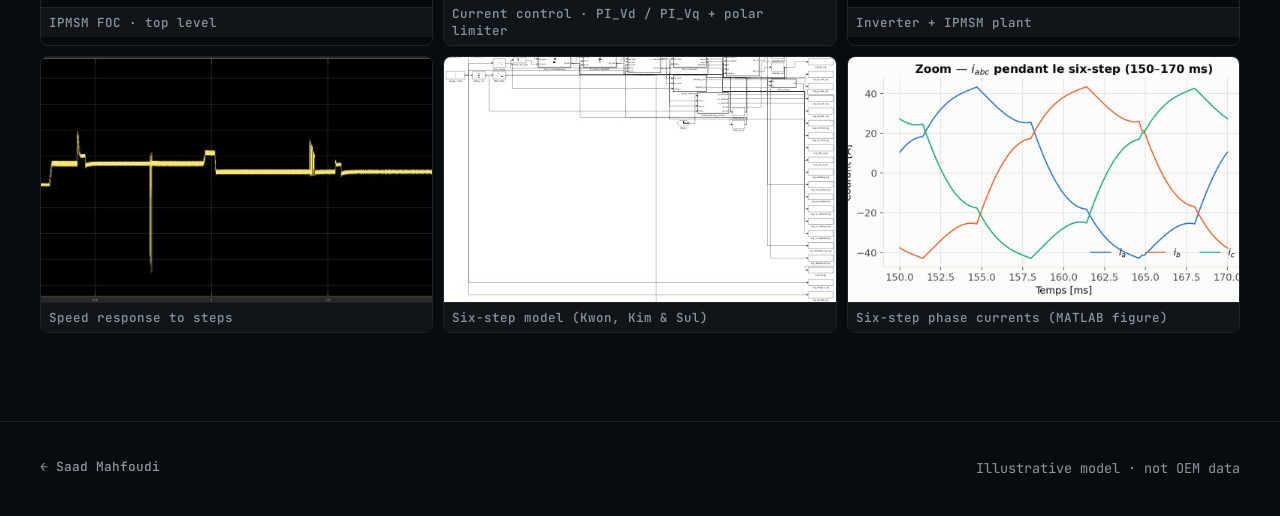
<file: projects/motor-lab.html>
<!doctype html>
<html lang="en">
<head>
<meta charset="utf-8">
<meta name="viewport" content="width=device-width,initial-scale=1,viewport-fit=cover">
<title>IPMSM Control Lab · Saad Mahfoudi</title>
<meta name="description" content="Interactive IPMSM drive laboratory: SPWM, SVPWM and six-step modulation, DC-bus voltage utilisation control, closed-loop FOC speed control, and a vehicle that follows your speed command.">
<link rel="preconnect" href="https://fonts.googleapis.com"><link rel="preconnect" href="https://fonts.gstatic.com" crossorigin>
<link rel="stylesheet" href="https://fonts.googleapis.com/css2?family=Archivo:wdth,wght@100..125,500..800&family=Instrument+Sans:wght@400..700&family=JetBrains+Mono:wght@400;500;600;700&display=swap">
<link rel="stylesheet" href="../assets/css/site.css">
<script>try{var t=localStorage.getItem('theme');if(t)document.documentElement.setAttribute('data-theme',t)}catch(e){}</script>
</head>
<body>
<header class="top"><div class="wrap">
  <a class="brand" href="../index.html"><i>SM</i><span>Saad Mahfoudi</span></a>
  <nav class="nav" aria-label="Sections"><a href="#rig">Drive</a><a href="#mod">Modulation</a><a href="#util">DC-bus control</a><a href="#loop">Speed loop</a><a href="#foc">FOC</a><a href="#signals">Signals</a></nav>
  <div class="tools"><button class="iconbtn" type="button" data-fr-toggle aria-pressed="true" title="Show French translation on hover">FR</button><button class="iconbtn" type="button" data-theme-toggle>☀ Light</button></div>
</div></header>

<main>
<div class="wrap p-hero">
  <a class="crumb" href="../index.html#projects">← all work</a>
  <p class="eyebrow" style="margin-top:22px" data-fr="Commande moteur · laboratoire interactif">Motor control · interactive laboratory</p>
  <h1 style="margin-top:12px;font-size:clamp(2rem,4.6vw,3.3rem)" data-fr="Laboratoire de commande IPMSM">IPMSM control laboratory</h1>
  <p class="lead" style="margin-top:14px" data-fr="Batterie → bus DC → onduleur → IPMSM → roue, en boucle fermée. Choisissez une vitesse : le véhicule, les courants, la modulation et les signaux de l'onduleur réagissent.">Battery → DC bus → inverter → IPMSM → wheel, in closed loop. Pick a speed: the vehicle, the currents, the modulation strategy and the inverter signals respond.</p>
  <p style="margin-top:10px"><span class="illus">Illustrative machine &amp; vehicle parameters · computed live</span></p>
</div>

<section id="rig" style="border-top:1px solid var(--line)"><div class="wrap">
  <div class="lab">
    <aside id="ctrl" aria-label="Simulation controls"></aside>
    <div class="stack">
      <div class="bench"><div class="bench-h"><span><span class="dot-live"></span><b>Vehicle</b> · closed-loop speed control</span><span id="carlab" class="mono"></span></div><div class="bench-b" id="car"></div></div>
      <div id="dash"></div>
      <div class="bench"><div class="bench-h"><b>Power &amp; feedback architecture</b><span>click a block · arrows show energy direction</span></div>
        <div class="bench-b"><div id="arch"></div></div><div class="bench-f"><div class="infopanel" id="archinfo" data-fr="Cliquez un bloc pour l'expliquer.">Click a block to see what it does.</div></div></div>
    </div>
  </div>
</div></section>

<section id="mod"><div class="wrap stack">
  <div class="sec-head" style="margin-bottom:0"><p class="eyebrow">01 · Modulation</p><h2 data-fr="Trois stratégies de modulation, trois visualisations">Three modulation strategies, three visualisations</h2>
  <p class="lead" data-fr="Même onduleur 360 V. Ce qui change : comment la référence de tension devient des impulsions de grille.">Same 360 V inverter. What changes is how the voltage reference becomes gate pulses.</p></div>
  <div class="bench"><div class="bench-h"><b>A · SPWM</b> — sine references vs triangular carrier<span>carrier → comparator → gates → v<sub>ab</sub> → current</span></div><div class="bench-b" id="spwm"></div></div>
  <div class="bench"><div class="bench-h"><b>B · SVPWM</b> — space-vector plane, dwell times, switching sequence<span>V<sub>α</sub>/V<sub>β</sub> · sectors · T1 T2 T0</span></div><div class="bench-b" id="svpwm"></div></div>
  <div class="bench"><div class="bench-h"><b>C · Six-step</b> — one switching event per 60° electrical<span>fixed |V| = 2V<sub>dc</sub>/π · torque by voltage angle</span></div><div class="bench-b" id="six"></div></div>
  <div class="bench" id="sixdemo"></div>
  <p class="muted" style="font-size:.9rem" data-fr="Les résultats Simulink du six-step (Kwon, Kim, Sul) sont sur une page dédiée.">The Simulink implementation of six-step with instantaneous current control (Kwon, Kim &amp; Sul) and its results are on <a href="six-step.html">its own page →</a></p>
</div></section>

<section id="util"><div class="wrap stack">
  <div class="sec-head" style="margin-bottom:0"><p class="eyebrow">02 · Global DC-bus voltage utilisation</p><h2 data-fr="Utiliser toute la tension de la batterie">Using all of the battery voltage</h2>
  <p class="lead" data-fr="Un contrôleur de haut niveau compare la tension demandée à la tension disponible et choisit la région : linéaire, SVPWM, surmodulation, six-step.">A supervisory layer compares the voltage the current loop asks for with what the DC bus can deliver, then picks the region: linear, SVPWM, overmodulation or six-step.</p></div>
  <div class="bench"><div class="bench-h"><b>Voltage availability control</b><span>live, follows the drive above</span></div><div class="bench-b"><div id="uarch"></div></div></div>
  <div class="split">
    <div class="bench"><div class="bench-h"><b>Voltage map</b> · required vs available<span>operating point moves with speed</span></div><div class="bench-b"><div id="vmap"></div><div class="legend" id="vmap-lg"></div></div></div>
    <div class="stack" style="align-content:start">
      <div class="dash" id="regdash"></div>
      <div class="infopanel" id="regnote"></div>
      <table class="cmp" id="regtab"><thead><tr><th>region</th><th>M = |V|/(2V<sub>dc</sub>/π)</th><th>strategy</th></tr></thead><tbody></tbody></table>
    </div>
  </div>
  <div id="util-eq"></div>
</div></section>

<section id="loop"><div class="wrap stack">
  <div class="sec-head" style="margin-bottom:0"><p class="eyebrow">03 · Closed-loop speed control</p><h2 data-fr="Boucle de vitesse complète avec FOC">Full speed loop with field-oriented control</h2>
  <p class="lead" data-fr="Les valeurs sur les flèches sont celles de la simulation en cours.">Values on the wires are the live simulation values.</p></div>
  <div class="bench"><div class="bench-h"><b>ω<sub>ref</sub> → speed PI → T<sub>ref</sub> → MTPA/FW → i<sub>d</sub>*, i<sub>q</sub>* → current PI → v<sub>d</sub>*, v<sub>q</sub>* → inverse Park → modulator → inverter → IPMSM → vehicle → ω</b></div>
    <div class="bench-b"><div id="larch"></div></div><div class="bench-f"><div class="infopanel" id="larchinfo">Click a block to see its role and equation.</div></div></div>
  <div id="loop-eq"></div>
</div></section>

<section id="foc"><div class="wrap stack">
  <div class="sec-head" style="margin-bottom:0"><p class="eyebrow">04 · FOC</p><h2 data-fr="Repère dq tournant : courant de flux et courant de couple">Rotating dq frame: flux current and torque current</h2></div>
  <div class="split">
    <div class="bench"><div class="bench-h"><b>IPMSM cross-section</b><span>rotor, d/q axes and stator current vector</span></div><div class="bench-b" id="motor"></div></div>
    <div class="bench"><div class="bench-h"><b>Transform chain</b><span>live numbers</span></div><div class="bench-b"><table class="cmp" id="chain"></table></div></div>
  </div>
  <div id="foc-eq"></div>
</div></section>

<section id="signals"><div class="wrap stack">
  <div class="sec-head" style="margin-bottom:0"><p class="eyebrow">05 · Inverter signals</p><h2 data-fr="Ce que l'onduleur produit vraiment">What the inverter actually produces</h2>
  <p class="lead" data-fr="Gates, tensions et courants recalculés à partir du point de fonctionnement courant, avec le bus DC et sa FFT.">Gates, voltages and currents re-synthesised from the current operating point, including the DC-link and its FFT.</p></div>
  <div class="bench"><div class="bench-h"><b>Signal lab</b><span id="sigstat" class="mono"></span></div><div class="bench-b" id="scope"></div></div>
  <div class="grid2">
    <div class="bench"><div class="bench-h"><b>FFT · DC-bus voltage</b></div><div class="bench-b" id="fftv"></div></div>
    <div class="bench"><div class="bench-h"><b>FFT · phase current i<sub>a</sub></b></div><div class="bench-b" id="ffti"></div></div>
  </div>
  <div class="result">
    <div><span>Input</span><p>speed command, load, V<sub>dc</sub>, f<sub>sw</sub></p></div>
    <div><span>Model</span><p>IPMSM dq equations, vehicle longitudinal dynamics</p></div>
    <div><span>Control</span><p>speed PI → MTPA / flux weakening → current loop</p></div>
    <div><span>Modulation</span><p>SPWM · SVPWM · overmod · six-step, chosen by V<sub>dc</sub> availability</p></div>
    <div><span>Signal</span><p>gates, v<sub>ab</sub>, i<sub>abc</sub>, T<sub>e</sub>, i<sub>dc</sub>, V<sub>bus</sub></p></div>
    <div><span>Conclusion</span><p>Six-step extends torque above base speed; SVPWM gives the cleanest current in the linear range.</p></div>
  </div>
  <div class="sec-head" style="margin:20px 0 0"><h3 data-fr="Où c'est utilisé dans un véhicule">Where this is used in a real vehicle</h3></div>
  <div class="where" id="where"></div>
</div></section>
<section id="pictures"><div class="wrap stack">
  <div class="sec-head" style="margin-bottom:0"><p class="eyebrow">Real screenshots</p><h2>From my Simulink models</h2><p class="lead">The IPMSM FOC and six-step models behind this lab.</p></div>
  <div class="gallery big"><button type="button" data-zoom="../assets/img/ipmsm-top.jpg" data-cap="IPMSM FOC · top level"><img src="../assets/img/ipmsm-top.jpg" alt="IPMSM FOC · top level" loading="lazy"><span>IPMSM FOC · top level</span></button><button type="button" data-zoom="../assets/img/ipmsm-current.jpg" data-cap="Current control · PI_Vd / PI_Vq + polar limiter"><img src="../assets/img/ipmsm-current.jpg" alt="Current control · PI_Vd / PI_Vq + polar limiter" loading="lazy"><span>Current control · PI_Vd / PI_Vq + polar limiter</span></button><button type="button" data-zoom="../assets/img/ipmsm-plant.jpg" data-cap="Inverter + IPMSM plant"><img src="../assets/img/ipmsm-plant.jpg" alt="Inverter + IPMSM plant" loading="lazy"><span>Inverter + IPMSM plant</span></button><button type="button" data-zoom="../assets/img/ipmsm-speed.jpg" data-cap="Speed response to steps"><img src="../assets/img/ipmsm-speed.jpg" alt="Speed response to steps" loading="lazy"><span>Speed response to steps</span></button><button type="button" data-zoom="../assets/img/sixstep-model.jpg" data-cap="Six-step model (Kwon, Kim & Sul)"><img src="../assets/img/sixstep-model.jpg" alt="Six-step model (Kwon, Kim & Sul)" loading="lazy"><span>Six-step model (Kwon, Kim & Sul)</span></button><button type="button" data-zoom="../assets/img/ss-iabc-zoom.jpg" data-cap="Six-step phase currents (MATLAB figure)"><img src="../assets/img/ss-iabc-zoom.jpg" alt="Six-step phase currents (MATLAB figure)" loading="lazy"><span>Six-step phase currents (MATLAB figure)</span></button></div>
</div></section>
</main>

<footer><div class="wrap"><a class="crumb" href="../index.html">← Saad Mahfoudi</a><span class="mono">Illustrative model · not OEM data</span></div></footer>

<script src="../assets/js/site.js"></script>
<script src="../assets/js/sixstep-demo.js"></script>
<script src="../assets/js/lab/core.js"></script>
<script src="../assets/js/lab/sim.js"></script>
<script src="../assets/js/lab/ui.js"></script>
<script src="../assets/js/lab/mod.js"></script>
<script src="../assets/js/lab/rig.js"></script>
<script src="../assets/js/lab/page-motorlab.js"></script>
</body>
</html>
</file>
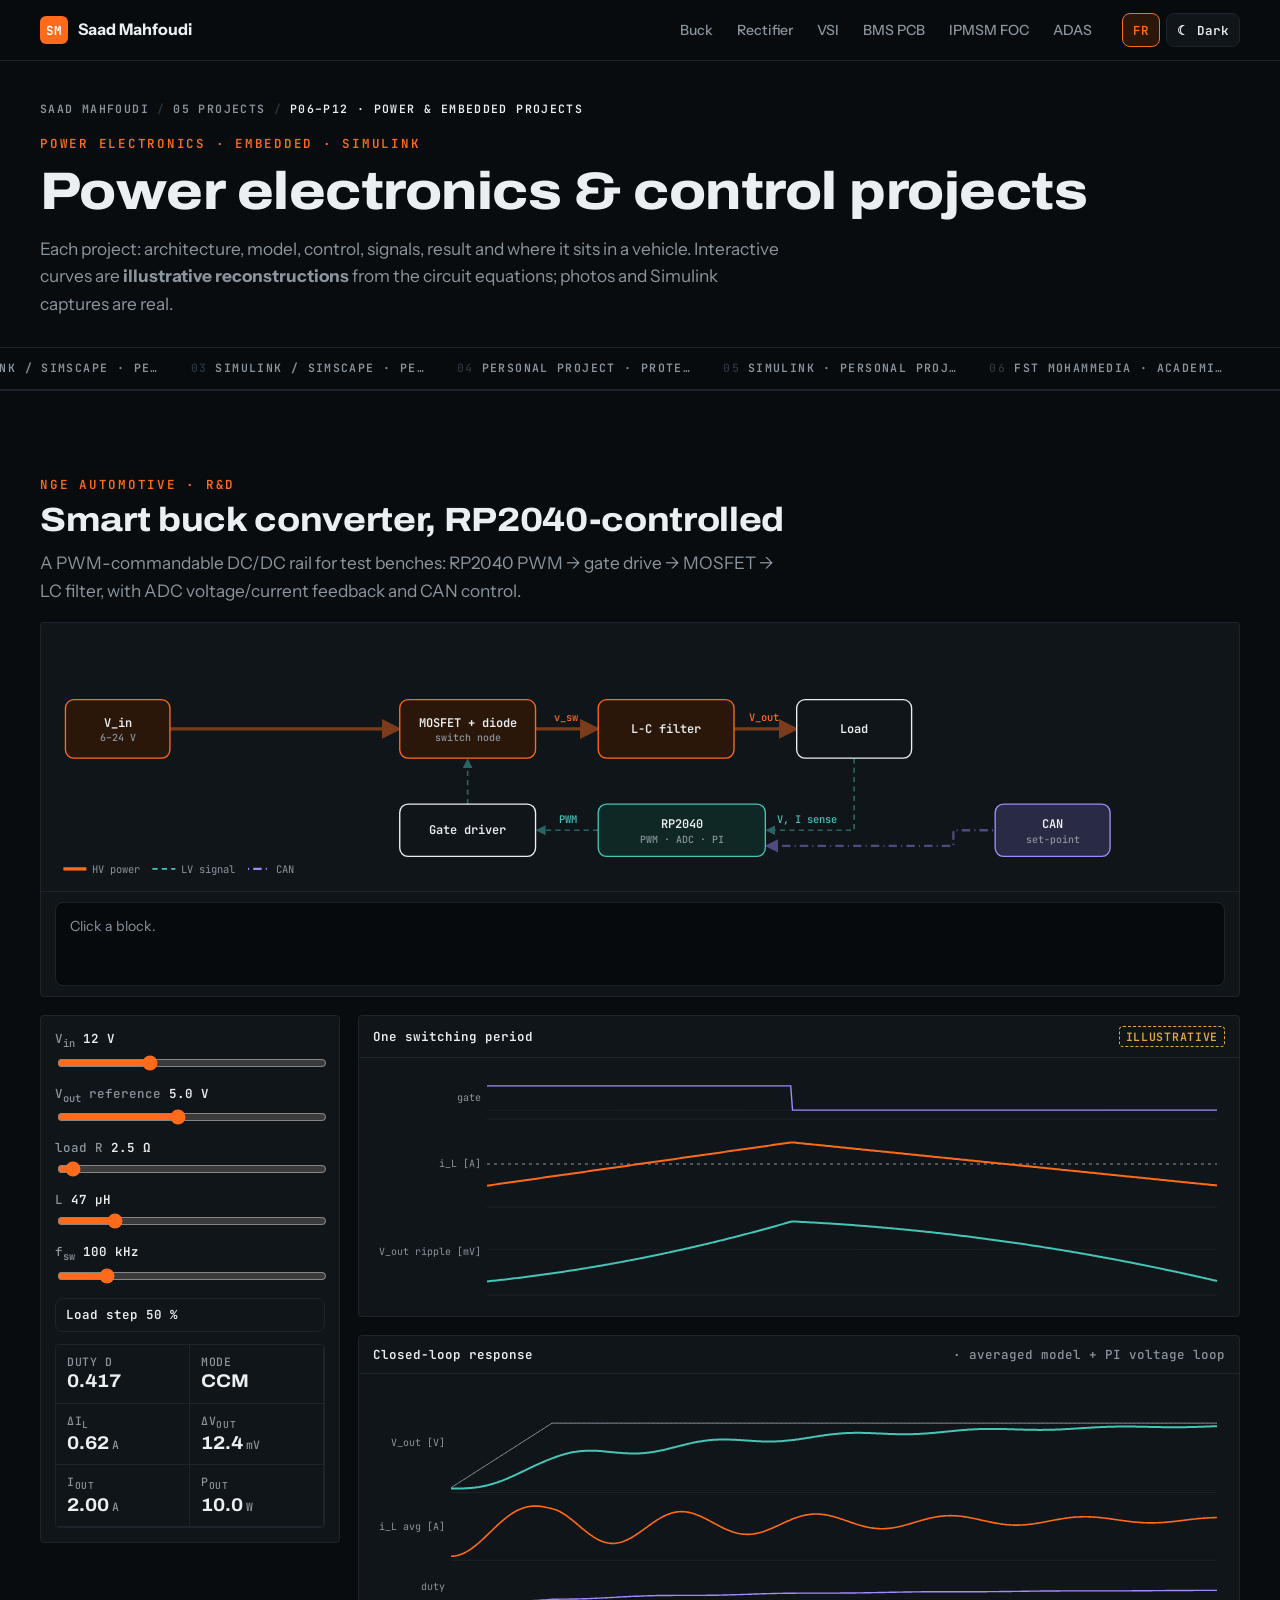
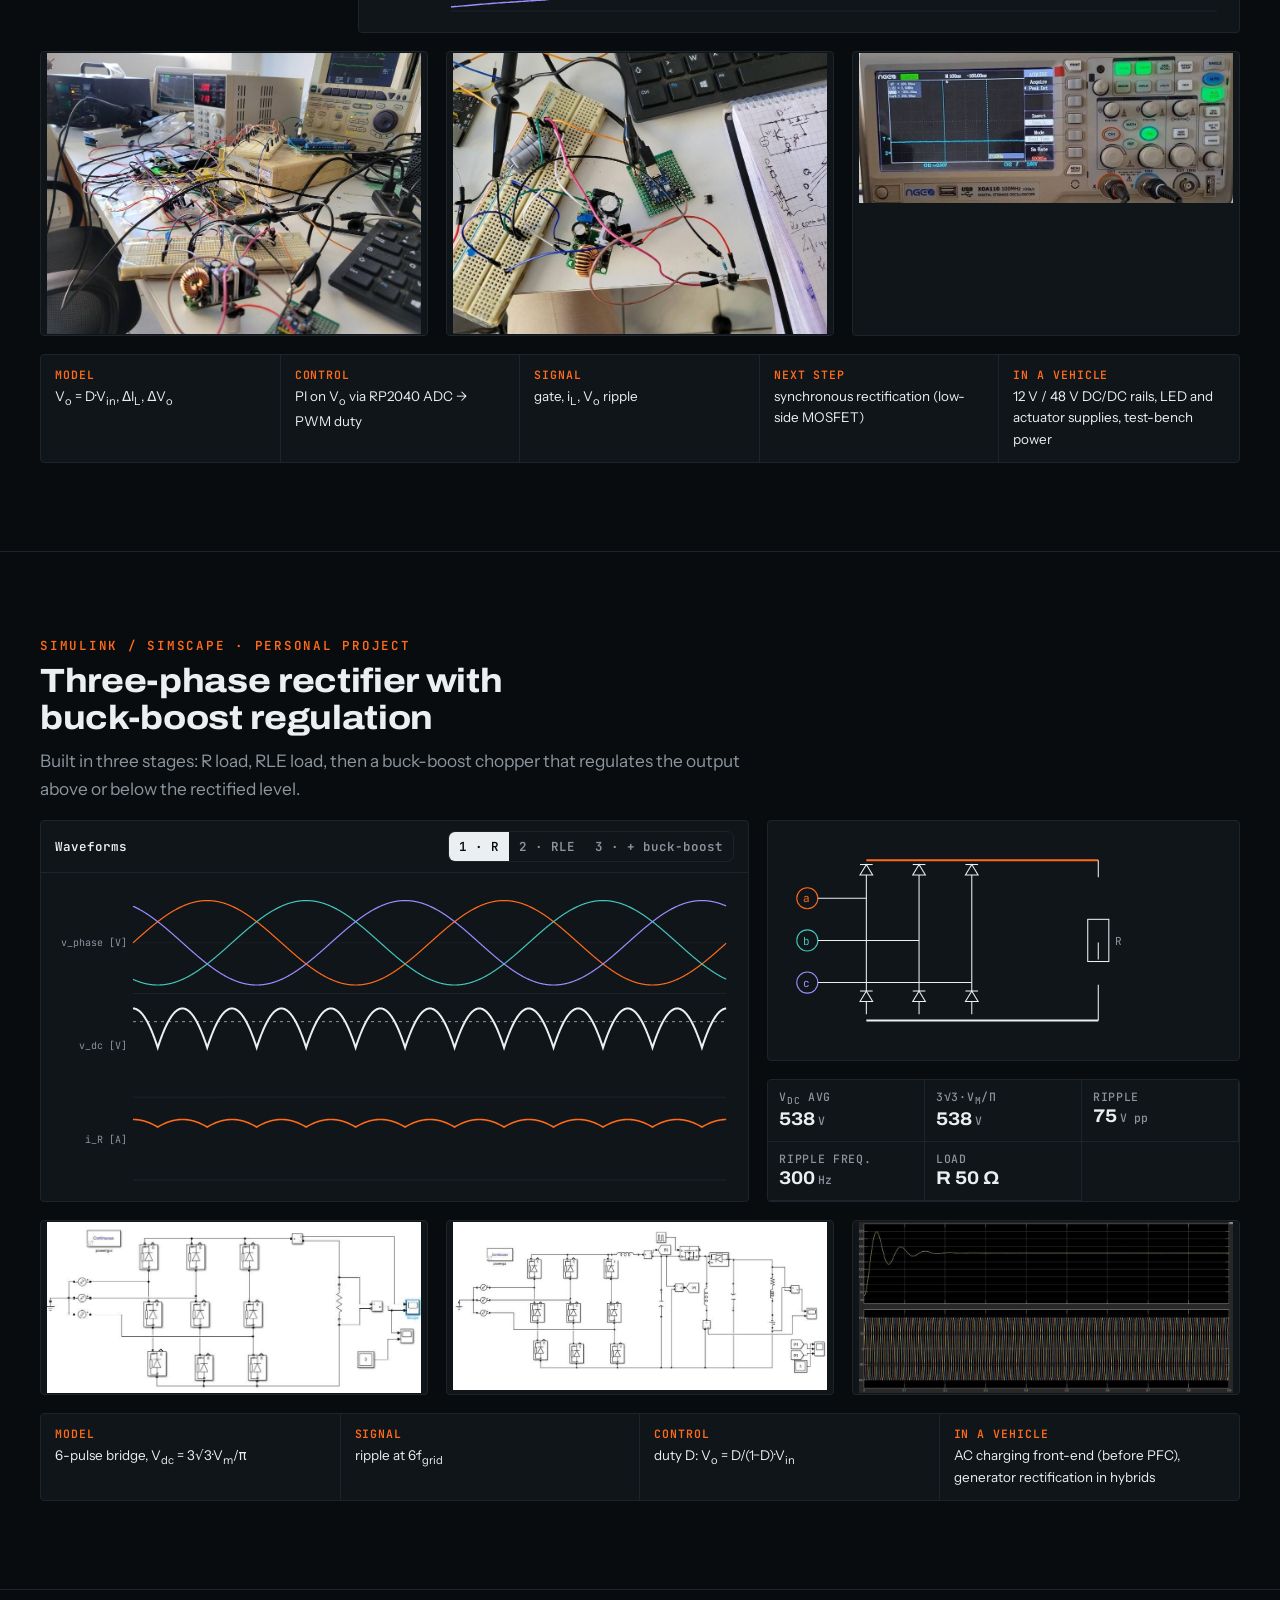
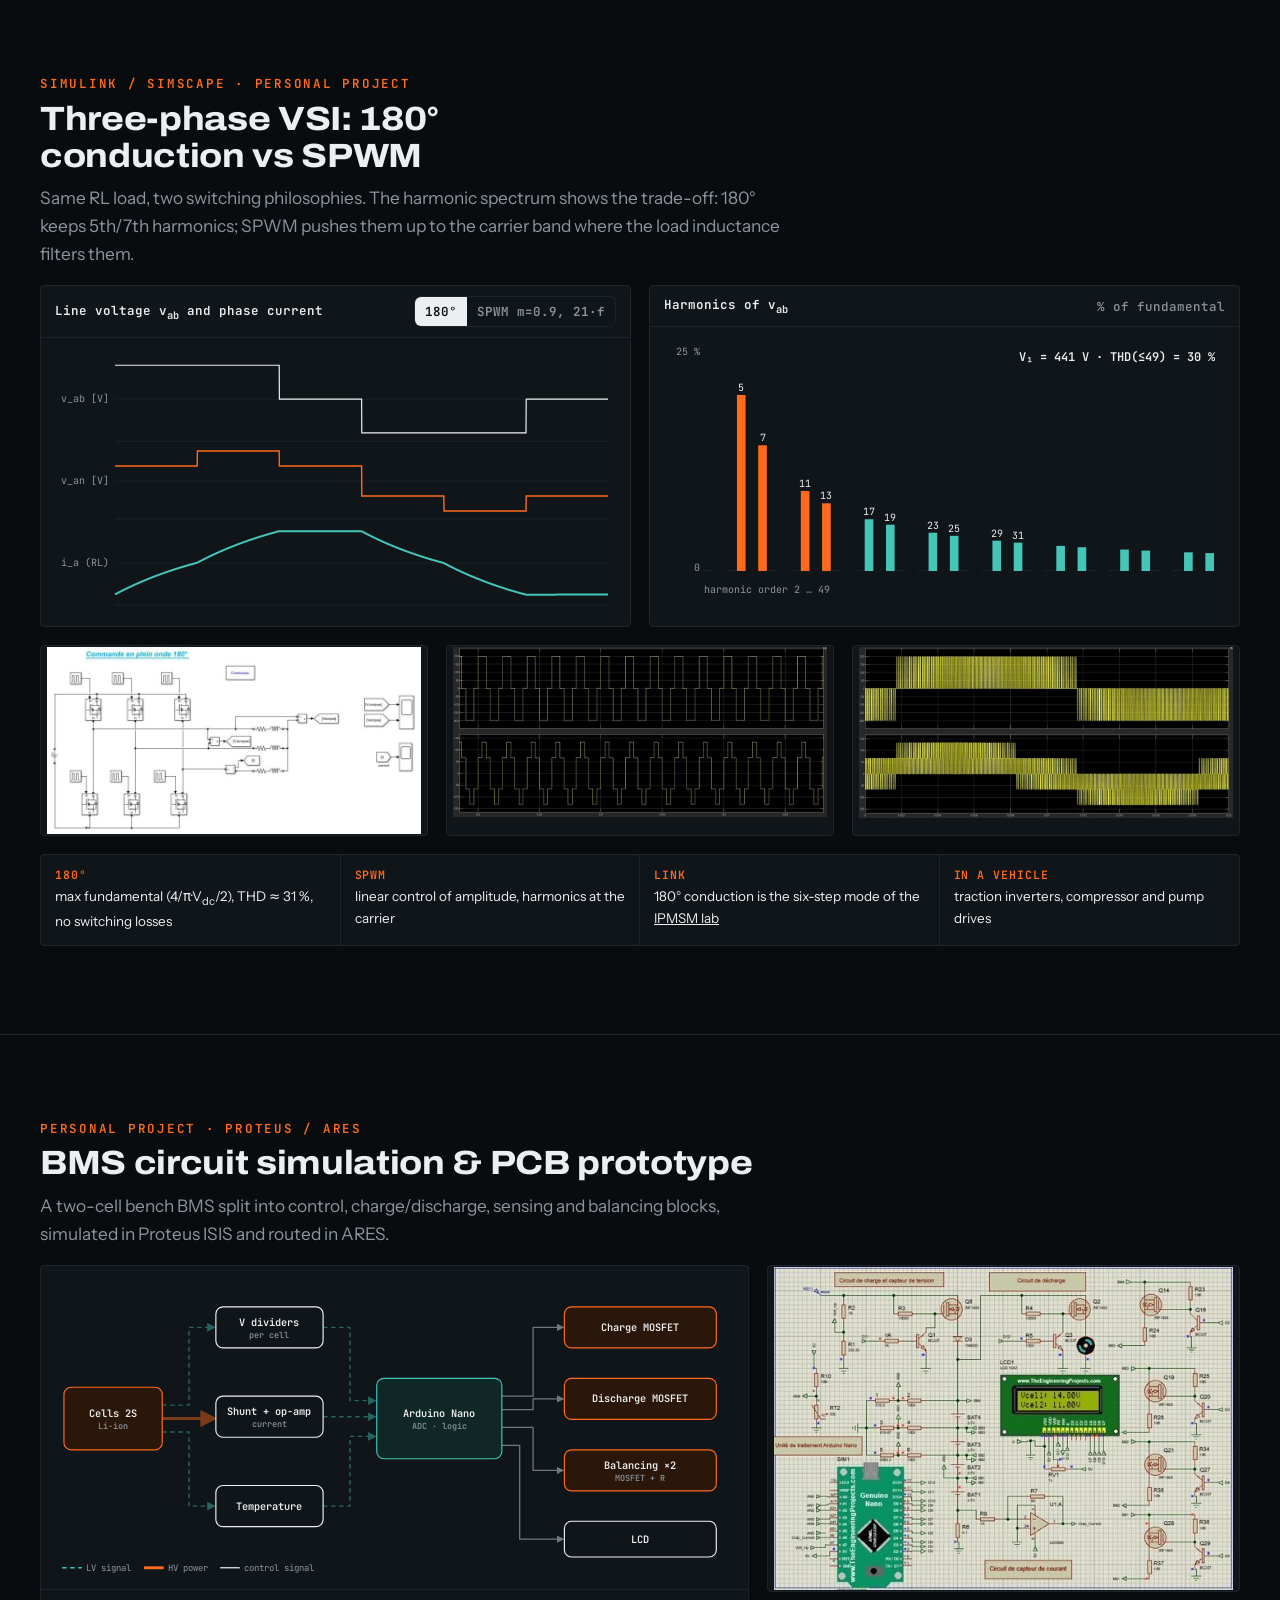
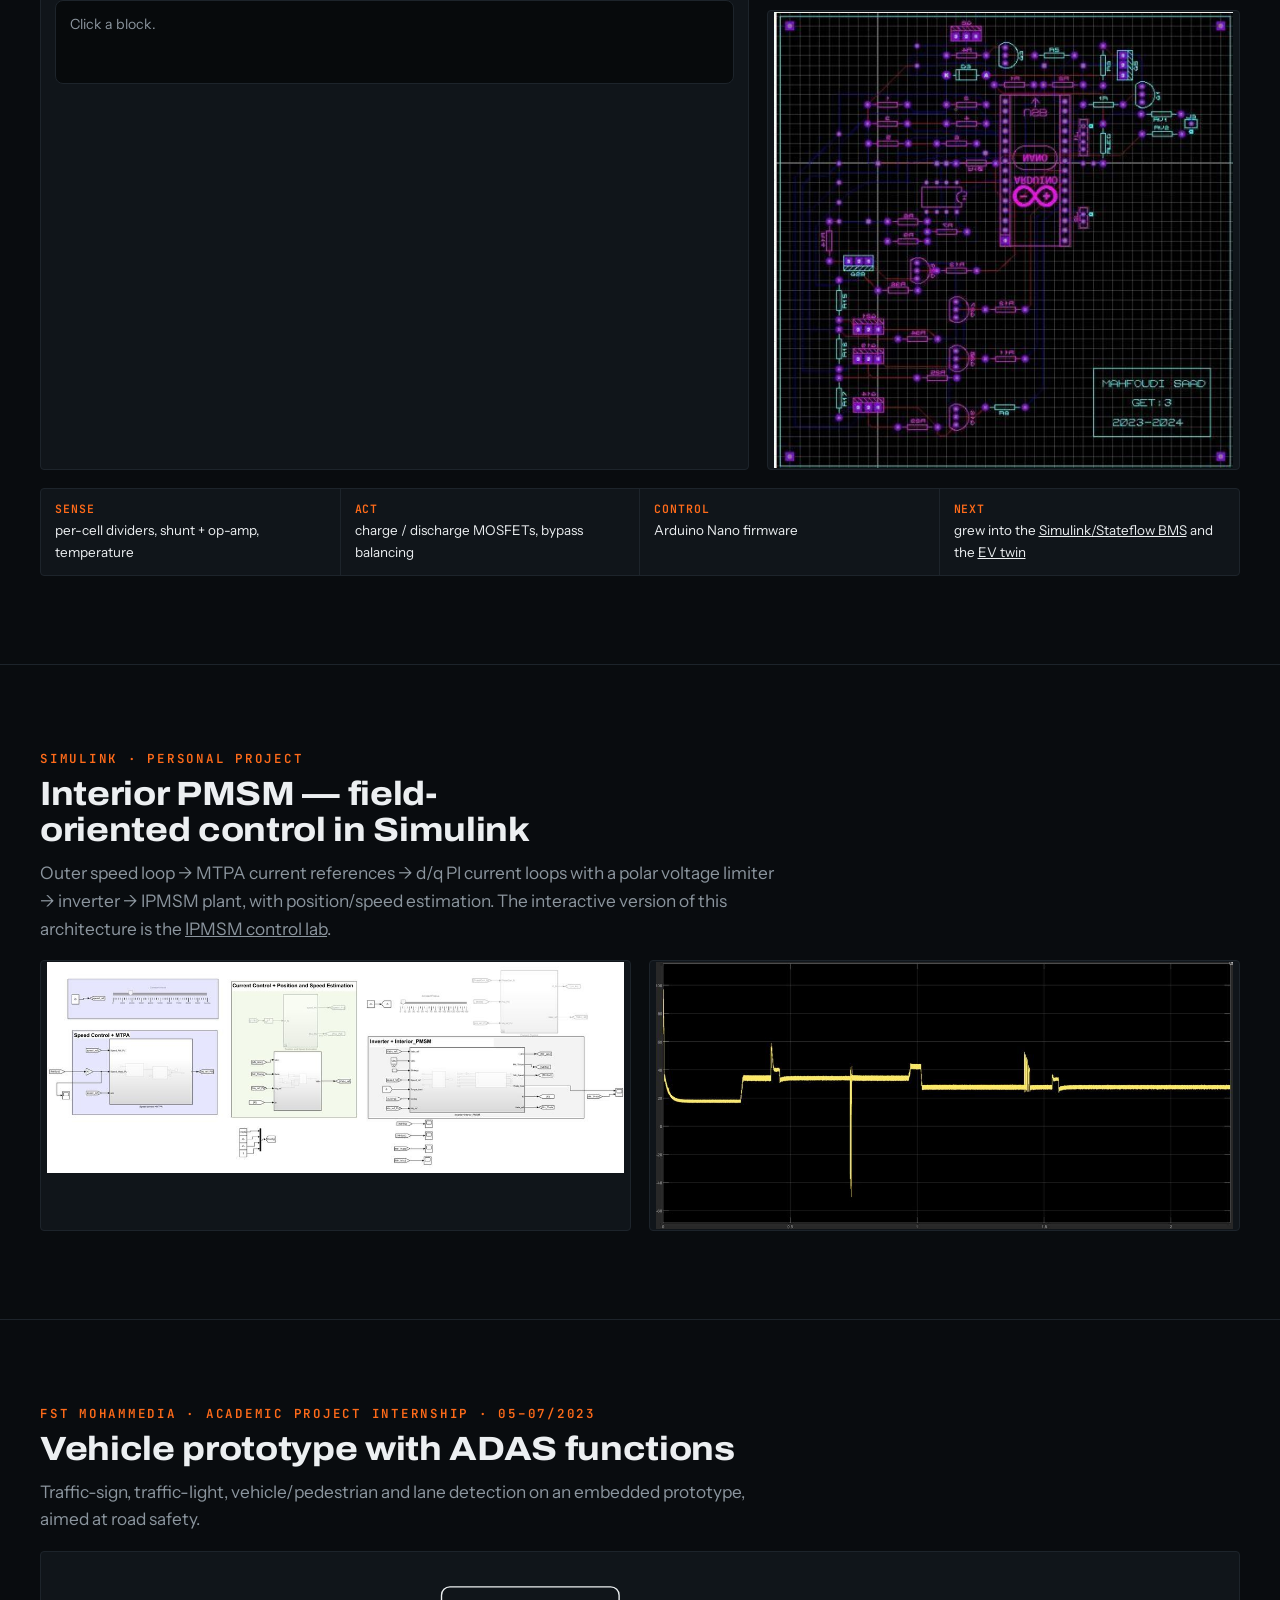
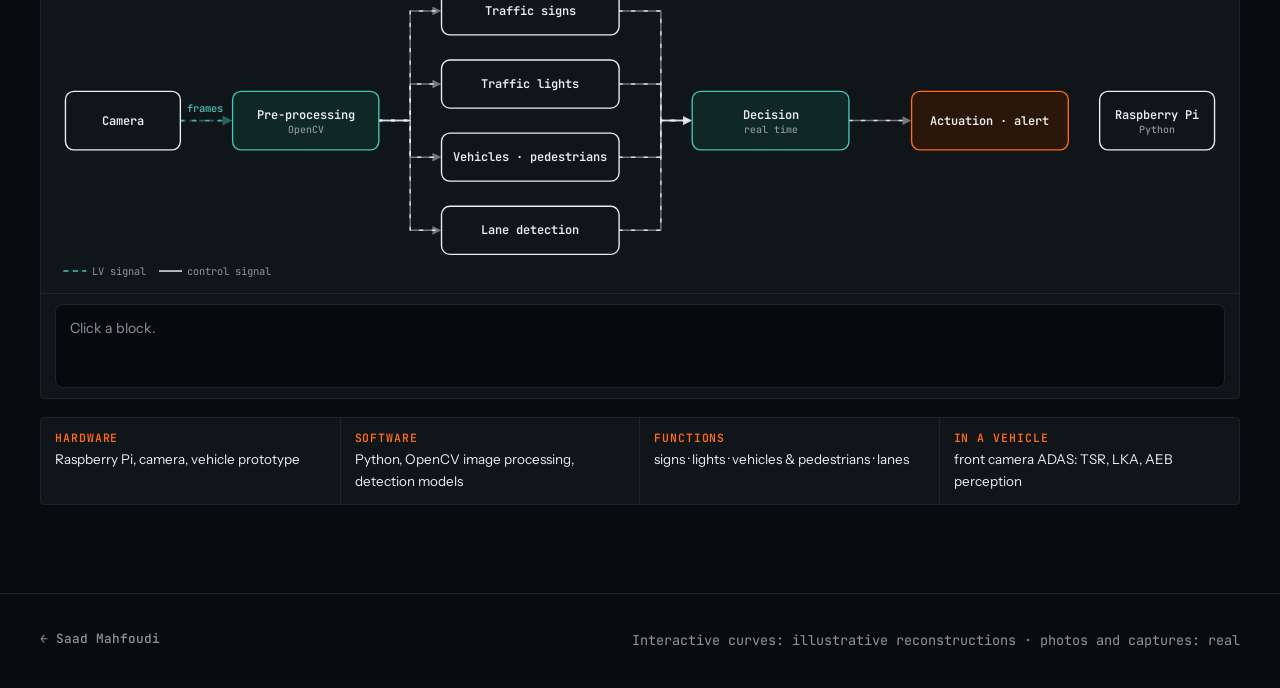
<file: projects/power-lab.html>
<!doctype html>
<html lang="en">
<head>
<meta charset="utf-8">
<meta name="viewport" content="width=device-width,initial-scale=1,viewport-fit=cover">
<title>Power Electronics Projects · Saad Mahfoudi</title>
<meta name="description" content="Smart buck converter, three-phase rectifier with buck-boost, VSI 180° vs SPWM, BMS PCB prototype, IPMSM FOC in Simulink and an ADAS prototype — each with architecture, equations, interactive signals and vehicle applications.">
<link rel="preconnect" href="https://fonts.googleapis.com"><link rel="preconnect" href="https://fonts.gstatic.com" crossorigin>
<link rel="stylesheet" href="https://fonts.googleapis.com/css2?family=Archivo:wdth,wght@100..125,500..800&family=Instrument+Sans:wght@400..700&family=JetBrains+Mono:wght@400;500;600;700&display=swap">
<link rel="stylesheet" href="../assets/css/site.css">
<script>try{var t=localStorage.getItem('theme');if(t)document.documentElement.setAttribute('data-theme',t)}catch(e){}</script>
</head>
<body>
<header class="top"><div class="wrap">
  <a class="brand" href="../index.html"><i>SM</i><span>Saad Mahfoudi</span></a>
  <nav class="nav" aria-label="Sections"><a href="#buck">Buck</a><a href="#rect">Rectifier</a><a href="#vsi">VSI</a><a href="#bmspcb">BMS PCB</a><a href="#foc">IPMSM FOC</a><a href="#adas">ADAS</a></nav>
  <div class="tools"><button class="iconbtn" type="button" data-fr-toggle aria-pressed="true" title="Show French translation on hover">FR</button><button class="iconbtn" type="button" data-theme-toggle>☀ Light</button></div>
</div></header>

<main>
<div class="wrap p-hero">
  <a class="crumb" href="../index.html#projects">← all work</a>
  <p class="eyebrow" style="margin-top:22px">Power electronics · embedded · Simulink</p>
  <h1 style="margin-top:12px;font-size:clamp(2rem,4.6vw,3.3rem)" data-fr="Projets d'électronique de puissance et de commande">Power electronics &amp; control projects</h1>
  <p class="lead" style="margin-top:14px" data-fr="Chaque projet : architecture, modèle, commande, signaux, résultat et application véhicule. Les courbes interactives sont des reconstructions illustratives ; les photos et captures sont réelles.">Each project: architecture, model, control, signals, result and where it sits in a vehicle. Interactive curves are <b>illustrative reconstructions</b> from the circuit equations; photos and Simulink captures are real.</p>
</div>

<!-- BUCK -->
<section id="buck" style="border-top:1px solid var(--line)"><div class="wrap stack">
  <div class="sec-head" style="margin-bottom:0"><p class="eyebrow">NGE Automotive · R&amp;D</p><h2 data-fr="Convertisseur buck piloté par RP2040">Smart buck converter, RP2040-controlled</h2>
  <p class="lead">A PWM-commandable DC/DC rail for test benches: RP2040 PWM → gate drive → MOSFET → LC filter, with ADC voltage/current feedback and CAN control.</p></div>
  <div class="bench"><div class="bench-b"><div id="buckarch"></div></div><div class="bench-f"><div class="infopanel" id="buckinfo">Click a block.</div></div></div>
  <div class="lab">
    <aside class="ctrl" aria-label="Buck parameters">
      <label>V<sub>in</sub> <b data-o="vin">12 V</b><input type="range" id="vin" min="6" max="24" step="0.5" value="12"></label>
      <label>V<sub>out</sub> reference <b data-o="vref">5.0 V</b><input type="range" id="vref" min="1" max="10" step="0.1" value="5"></label>
      <label>load R <b data-o="rl">2.5 Ω</b><input type="range" id="rl" min="1" max="50" step="0.5" value="2.5"></label>
      <label>L <b data-o="l">47 µH</b><input type="range" id="l" min="4.7" max="220" step="0.1" value="47"></label>
      <label>f<sub>sw</sub> <b data-o="f">100 kHz</b><input type="range" id="f" min="20" max="500" step="10" value="100"></label>
      <div class="row"><button class="iconbtn" type="button" id="bstep">Load step 50 %</button></div>
      <div class="dash" id="buckdash"></div>
    </aside>
    <div class="stack">
      <div class="bench"><div class="bench-h"><b>One switching period</b><span class="illus">illustrative</span></div><div class="bench-b" id="buckwave"></div></div>
      <div class="bench"><div class="bench-h"><b>Closed-loop response</b> · averaged model + PI voltage loop</div><div class="bench-b" id="buckloop"></div></div>
    </div>
  </div>
  <div class="grid3">
    <button class="card thumb" style="border:1px solid var(--line);border-radius:var(--r)" data-zoom="../assets/img/buck-bench.jpg" data-cap="R&D bench: scope, PSU and buck prototype"><img src="../assets/img/buck-bench.jpg" alt="Buck converter bench" loading="lazy"></button>
    <button class="card thumb" style="border:1px solid var(--line);border-radius:var(--r)" data-zoom="../assets/img/buck-schematic.jpg" data-cap="Prototype next to the gate-drive schematic"><img src="../assets/img/buck-schematic.jpg" alt="Buck prototype with schematic" loading="lazy"></button>
    <button class="card thumb" style="border:1px solid var(--line);border-radius:var(--r)" data-zoom="../assets/img/buck-ripple.jpg" data-cap="Scope: output ripple and switching interval"><img src="../assets/img/buck-ripple.jpg" alt="Scope capture of output ripple" loading="lazy"></button>
  </div>
  <div class="result"><div><span>Model</span><p>V<sub>o</sub> = D·V<sub>in</sub>, ΔI<sub>L</sub>, ΔV<sub>o</sub></p></div><div><span>Control</span><p>PI on V<sub>o</sub> via RP2040 ADC → PWM duty</p></div><div><span>Signal</span><p>gate, i<sub>L</sub>, V<sub>o</sub> ripple</p></div><div><span>Next step</span><p>synchronous rectification (low-side MOSFET)</p></div><div><span>In a vehicle</span><p>12 V / 48 V DC/DC rails, LED and actuator supplies, test-bench power</p></div></div>
</div></section>

<!-- RECTIFIER -->
<section id="rect"><div class="wrap stack">
  <div class="sec-head" style="margin-bottom:0"><p class="eyebrow">Simulink / Simscape · personal project</p><h2 data-fr="Redresseur triphasé + hacheur buck-boost">Three-phase rectifier with buck-boost regulation</h2>
  <p class="lead">Built in three stages: R load, RLE load, then a buck-boost chopper that regulates the output above or below the rectified level.</p></div>
  <div class="split">
    <div class="bench"><div class="bench-h"><b>Waveforms</b><span class="seg" role="group" aria-label="Stage"><button type="button" data-st="1" aria-pressed="true">1 · R</button><button type="button" data-st="2">2 · RLE</button><button type="button" data-st="3">3 · + buck-boost</button></span></div><div class="bench-b" id="rectwave"></div></div>
    <div class="stack" style="align-content:start">
      <div class="bench"><div class="bench-b"><svg id="rectckt" class="chart" viewBox="0 0 420 200" aria-label="Diode bridge circuit"></svg></div></div>
      <label class="lablbl" id="ddl" hidden>buck-boost duty D <b data-o="d" style="color:var(--ink)">0.60</b><input type="range" id="dd" min="0.1" max="0.85" step="0.01" value="0.6"></label>
      <div class="dash" id="rectdash"></div>
    </div>
  </div>
  <div class="grid3">
    <button class="card thumb" style="border:1px solid var(--line);border-radius:var(--r)" data-zoom="../assets/img/rect-stage1.jpg" data-cap="Stage 1 — diode bridge, R load"><img src="../assets/img/rect-stage1.jpg" alt="" loading="lazy"></button>
    <button class="card thumb" style="border:1px solid var(--line);border-radius:var(--r)" data-zoom="../assets/img/rect-stage3.jpg" data-cap="Stage 3 — buck-boost chopper"><img src="../assets/img/rect-stage3.jpg" alt="" loading="lazy"></button>
    <button class="card thumb" style="border:1px solid var(--line);border-radius:var(--r)" data-zoom="../assets/img/rect-step.jpg" data-cap="Output step response in Simulink"><img src="../assets/img/rect-step.jpg" alt="" loading="lazy"></button>
  </div>
  <div class="result"><div><span>Model</span><p>6-pulse bridge, V<sub>dc</sub> = 3√3·V<sub>m</sub>/π</p></div><div><span>Signal</span><p>ripple at 6·f<sub>grid</sub></p></div><div><span>Control</span><p>duty D: V<sub>o</sub> = D/(1−D)·V<sub>in</sub></p></div><div><span>In a vehicle</span><p>AC charging front-end (before PFC), generator rectification in hybrids</p></div></div>
</div></section>

<!-- VSI -->
<section id="vsi"><div class="wrap stack">
  <div class="sec-head" style="margin-bottom:0"><p class="eyebrow">Simulink / Simscape · personal project</p><h2 data-fr="Onduleur triphasé : 180° contre SPWM">Three-phase VSI: 180° conduction vs SPWM</h2>
  <p class="lead">Same RL load, two switching philosophies. The harmonic spectrum shows the trade-off: 180° keeps 5th/7th harmonics; SPWM pushes them up to the carrier band where the load inductance filters them.</p></div>
  <div class="grid2">
    <div class="bench"><div class="bench-h"><b>Line voltage v<sub>ab</sub> and phase current</b><span class="seg" role="group" aria-label="Strategy"><button type="button" data-v="180" aria-pressed="true">180°</button><button type="button" data-v="spwm">SPWM m=0.9, 21·f</button></span></div><div class="bench-b" id="vsiwave"></div></div>
    <div class="bench"><div class="bench-h"><b>Harmonics of v<sub>ab</sub></b><span>% of fundamental</span></div><div class="bench-b" id="vsiharm"></div></div>
  </div>
  <div class="grid3">
    <button class="card thumb" style="border:1px solid var(--line);border-radius:var(--r)" data-zoom="../assets/img/vsi-180-model.jpg" data-cap="180° model"><img src="../assets/img/vsi-180-model.jpg" alt="" loading="lazy"></button>
    <button class="card thumb" style="border:1px solid var(--line);border-radius:var(--r)" data-zoom="../assets/img/vsi-180-wave.jpg" data-cap="180° voltages in Simulink"><img src="../assets/img/vsi-180-wave.jpg" alt="" loading="lazy"></button>
    <button class="card thumb" style="border:1px solid var(--line);border-radius:var(--r)" data-zoom="../assets/img/vsi-spwm-wave.jpg" data-cap="SPWM output in Simulink"><img src="../assets/img/vsi-spwm-wave.jpg" alt="" loading="lazy"></button>
  </div>
  <div class="result"><div><span>180°</span><p>max fundamental (4/π·V<sub>dc</sub>/2), THD ≈ 31 %, no switching losses</p></div><div><span>SPWM</span><p>linear control of amplitude, harmonics at the carrier</p></div><div><span>Link</span><p>180° conduction is the six-step mode of the <a href="motor-lab.html#mod">IPMSM lab</a></p></div><div><span>In a vehicle</span><p>traction inverters, compressor and pump drives</p></div></div>
</div></section>

<!-- BMS PCB -->
<section id="bmspcb"><div class="wrap stack">
  <div class="sec-head" style="margin-bottom:0"><p class="eyebrow">Personal project · Proteus / ARES</p><h2 data-fr="BMS : simulation de circuit et PCB">BMS circuit simulation &amp; PCB prototype</h2>
  <p class="lead">A two-cell bench BMS split into control, charge/discharge, sensing and balancing blocks, simulated in Proteus ISIS and routed in ARES.</p></div>
  <div class="split">
    <div class="bench"><div class="bench-b"><div id="pcbarch"></div></div><div class="bench-f"><div class="infopanel" id="pcbinfo">Click a block.</div></div></div>
    <div class="stack" style="align-content:start">
      <button class="card thumb" style="border:1px solid var(--line);border-radius:var(--r)" data-zoom="../assets/img/bms-proteus-charge.jpg" data-cap="Proteus: charge/discharge stage and cell readout"><img src="../assets/img/bms-proteus-charge.jpg" alt="" loading="lazy"></button>
      <button class="card thumb" style="border:1px solid var(--line);border-radius:var(--r)" data-zoom="../assets/img/bms-ares-pcb.jpg" data-cap="ARES PCB layout"><img src="../assets/img/bms-ares-pcb.jpg" alt="" loading="lazy"></button>
    </div>
  </div>
  <div class="result"><div><span>Sense</span><p>per-cell dividers, shunt + op-amp, temperature</p></div><div><span>Act</span><p>charge / discharge MOSFETs, bypass balancing</p></div><div><span>Control</span><p>Arduino Nano firmware</p></div><div><span>Next</span><p>grew into the <a href="bms.html">Simulink/Stateflow BMS</a> and the <a href="ev-twin.html">EV twin</a></p></div></div>
</div></section>

<!-- IPMSM FOC -->
<section id="foc"><div class="wrap stack">
  <div class="sec-head" style="margin-bottom:0"><p class="eyebrow">Simulink · personal project</p><h2 data-fr="IPMSM : commande vectorielle en Simulink">Interior PMSM — field-oriented control in Simulink</h2>
  <p class="lead">Outer speed loop → MTPA current references → d/q PI current loops with a polar voltage limiter → inverter → IPMSM plant, with position/speed estimation. The interactive version of this architecture is the <a href="motor-lab.html#loop">IPMSM control lab</a>.</p></div>
  <div class="grid2">
    <button class="card thumb" style="border:1px solid var(--line);border-radius:var(--r);aspect-ratio:auto" data-zoom="../assets/img/ipmsm-top.jpg" data-cap="Top level: speed/MTPA, current control + estimation, inverter + IPMSM"><img src="../assets/img/ipmsm-top.jpg" alt="IPMSM FOC top level in Simulink" loading="lazy"></button>
    <button class="card thumb" style="border:1px solid var(--line);border-radius:var(--r);aspect-ratio:auto" data-zoom="../assets/img/ipmsm-speed.jpg" data-cap="Speed tracking a series of reference steps"><img src="../assets/img/ipmsm-speed.jpg" alt="Speed response" loading="lazy"></button>
  </div>
</div></section>

<!-- ADAS -->
<section id="adas"><div class="wrap stack">
  <div class="sec-head" style="margin-bottom:0"><p class="eyebrow">FST Mohammedia · academic project internship · 05–07/2023</p><h2 data-fr="Prototype véhicule avec fonctions ADAS">Vehicle prototype with ADAS functions</h2>
  <p class="lead" data-fr="Détection des panneaux, des feux, des véhicules et piétons, et de la voie, pour améliorer la sécurité routière.">Traffic-sign, traffic-light, vehicle/pedestrian and lane detection on an embedded prototype, aimed at road safety.</p></div>
  <div class="bench"><div class="bench-b"><div id="adasarch"></div></div><div class="bench-f"><div class="infopanel" id="adasinfo">Click a block.</div></div></div>
  <div class="result"><div><span>Hardware</span><p>Raspberry Pi, camera, vehicle prototype</p></div><div><span>Software</span><p>Python, OpenCV image processing, detection models</p></div><div><span>Functions</span><p>signs · lights · vehicles &amp; pedestrians · lanes</p></div><div><span>In a vehicle</span><p>front camera ADAS: TSR, LKA, AEB perception</p></div></div>
</div></section>
</main>

<footer><div class="wrap"><a class="crumb" href="../index.html">← Saad Mahfoudi</a><span class="mono">Interactive curves: illustrative reconstructions · photos and captures: real</span></div></footer>

<script src="../assets/js/site.js"></script>
<script src="../assets/js/lab/core.js"></script>
<script src="../assets/js/lab/ui.js"></script>
<script src="../assets/js/lab/mod.js"></script>
<script src="../assets/js/lab/page-power.js"></script>
</body>
</html>
</file>
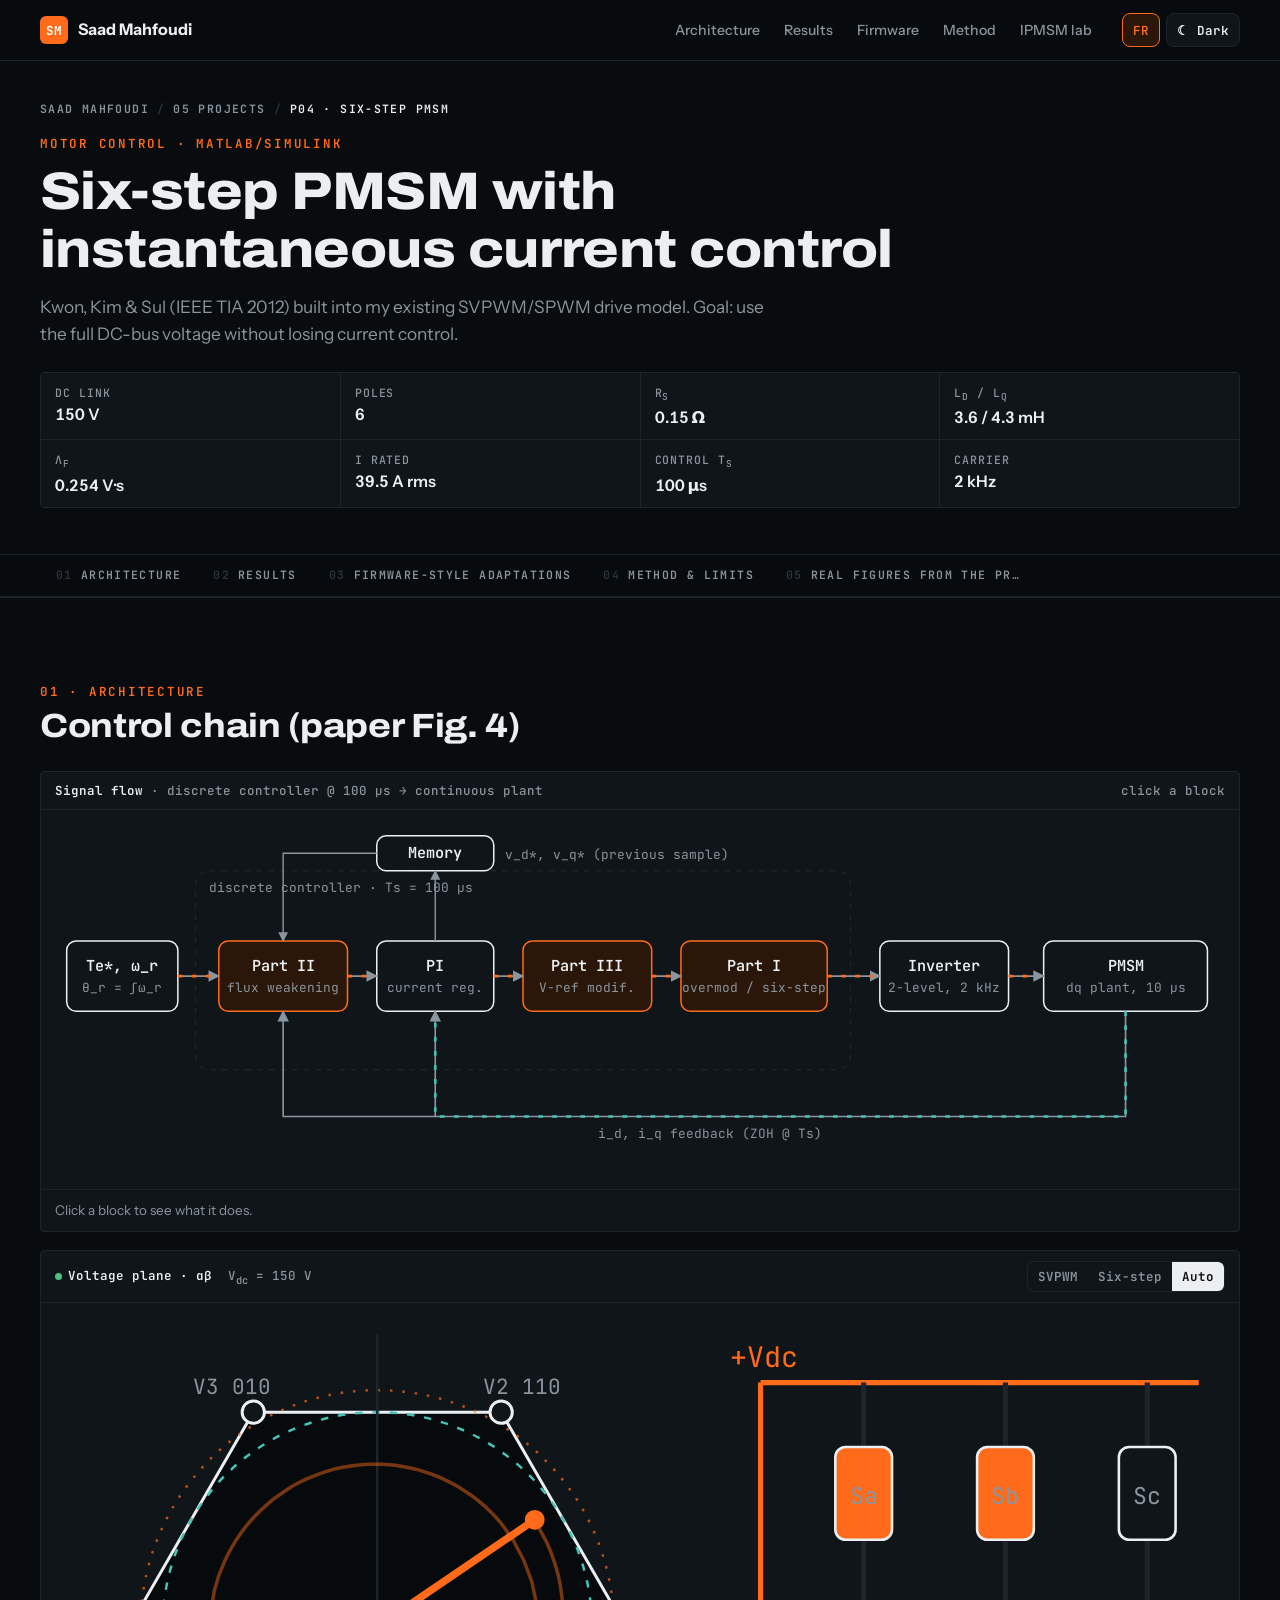
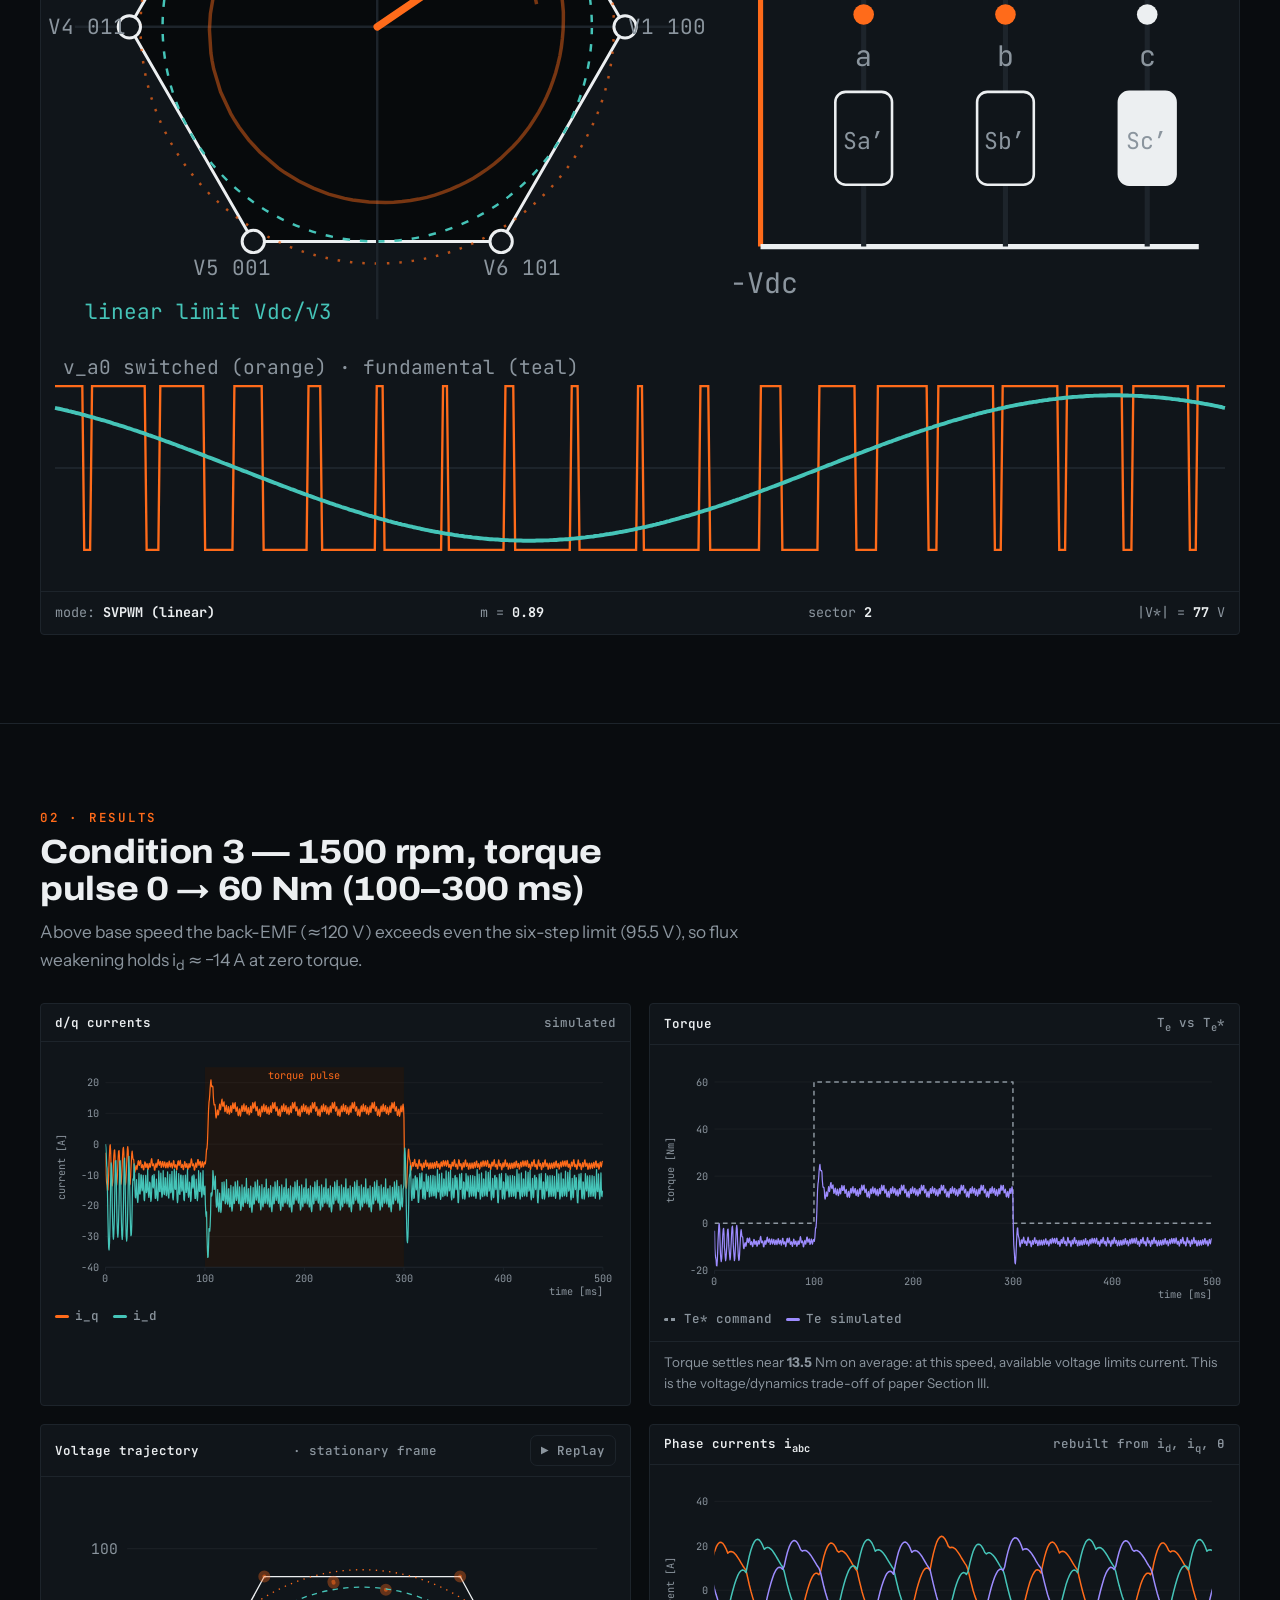
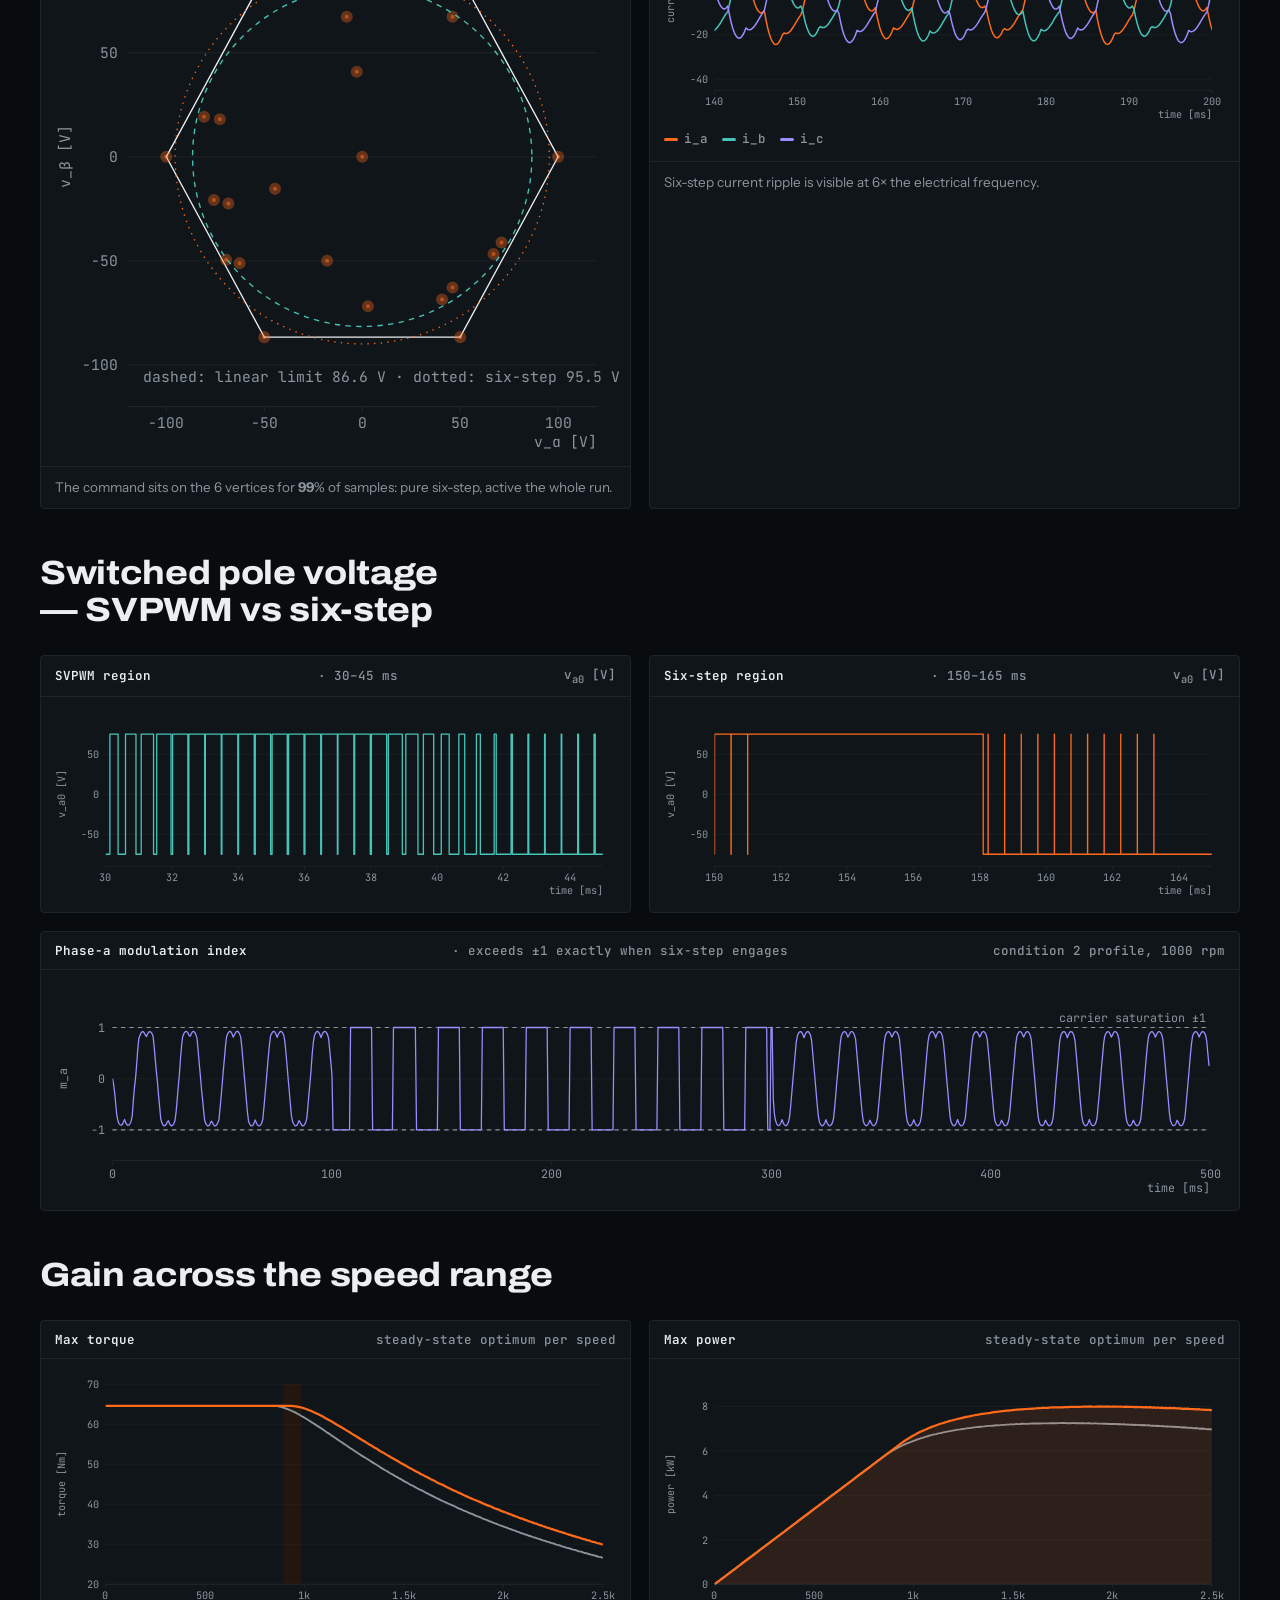
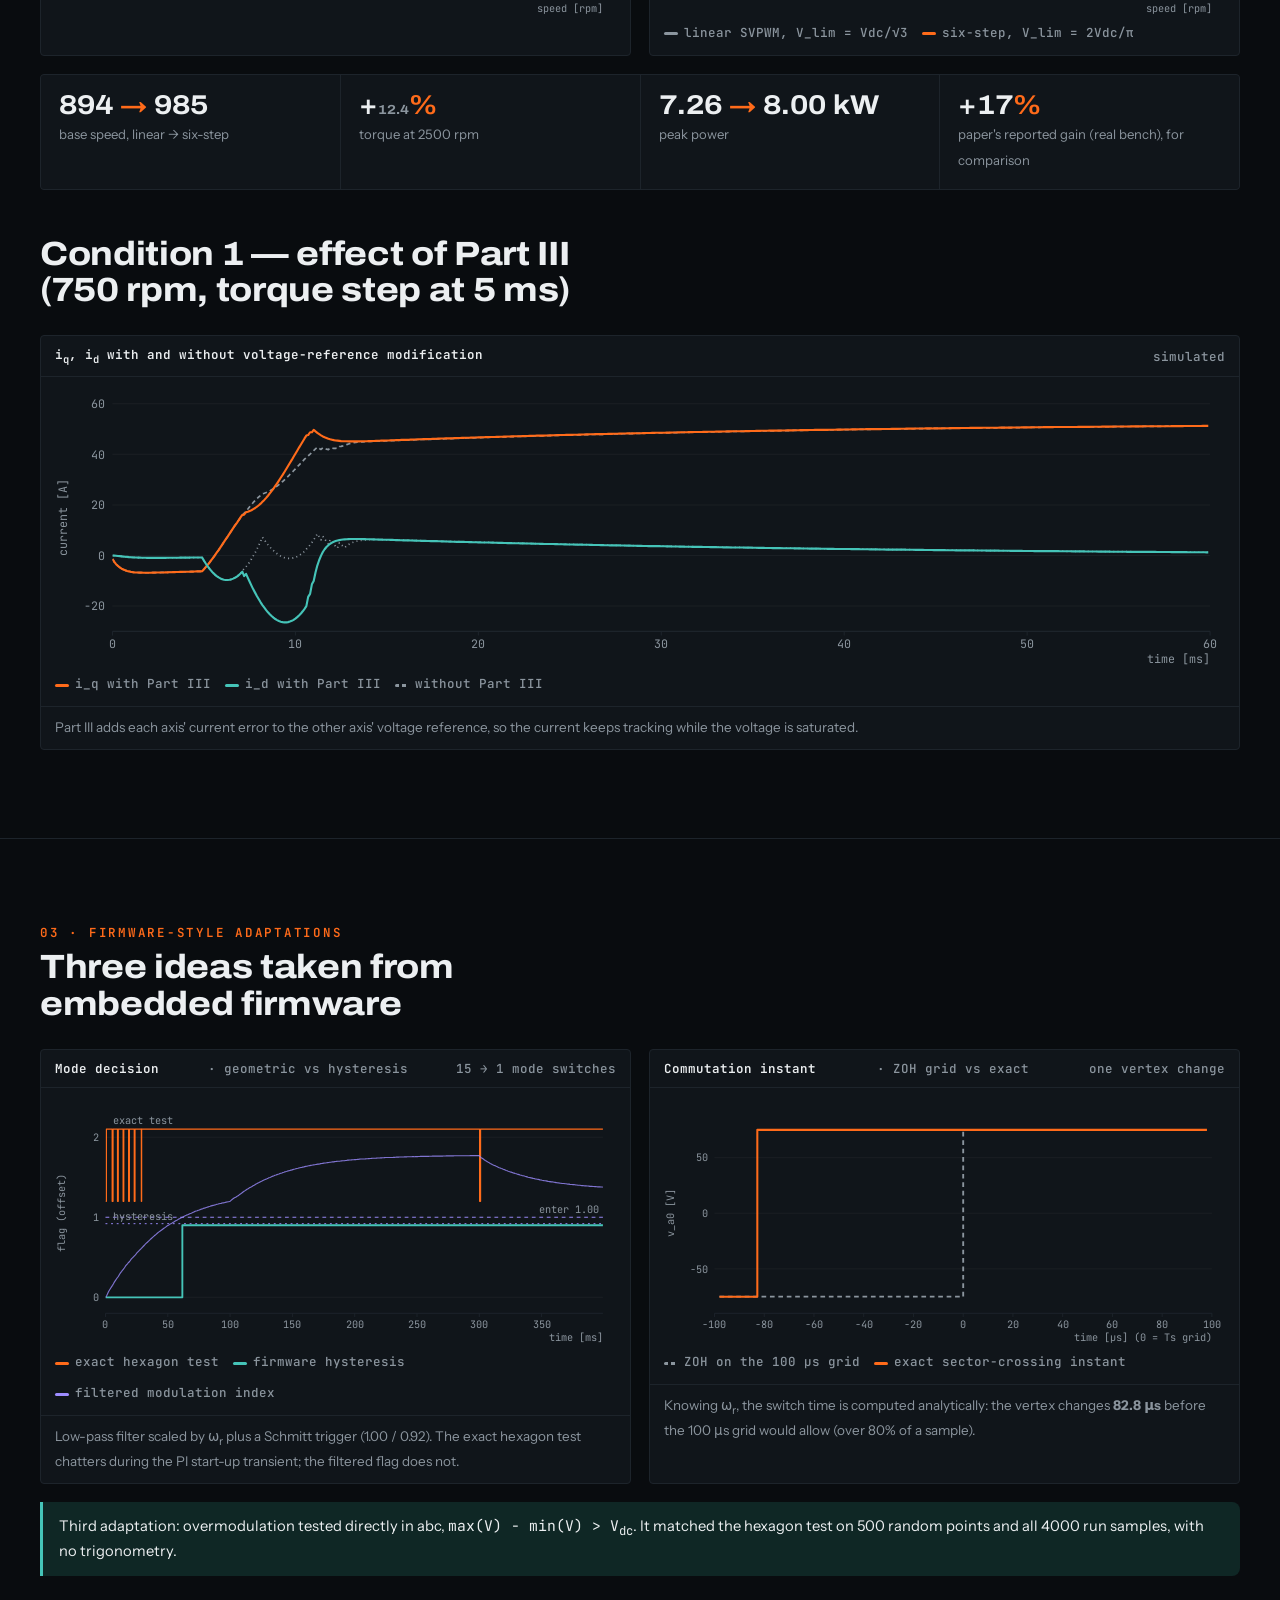
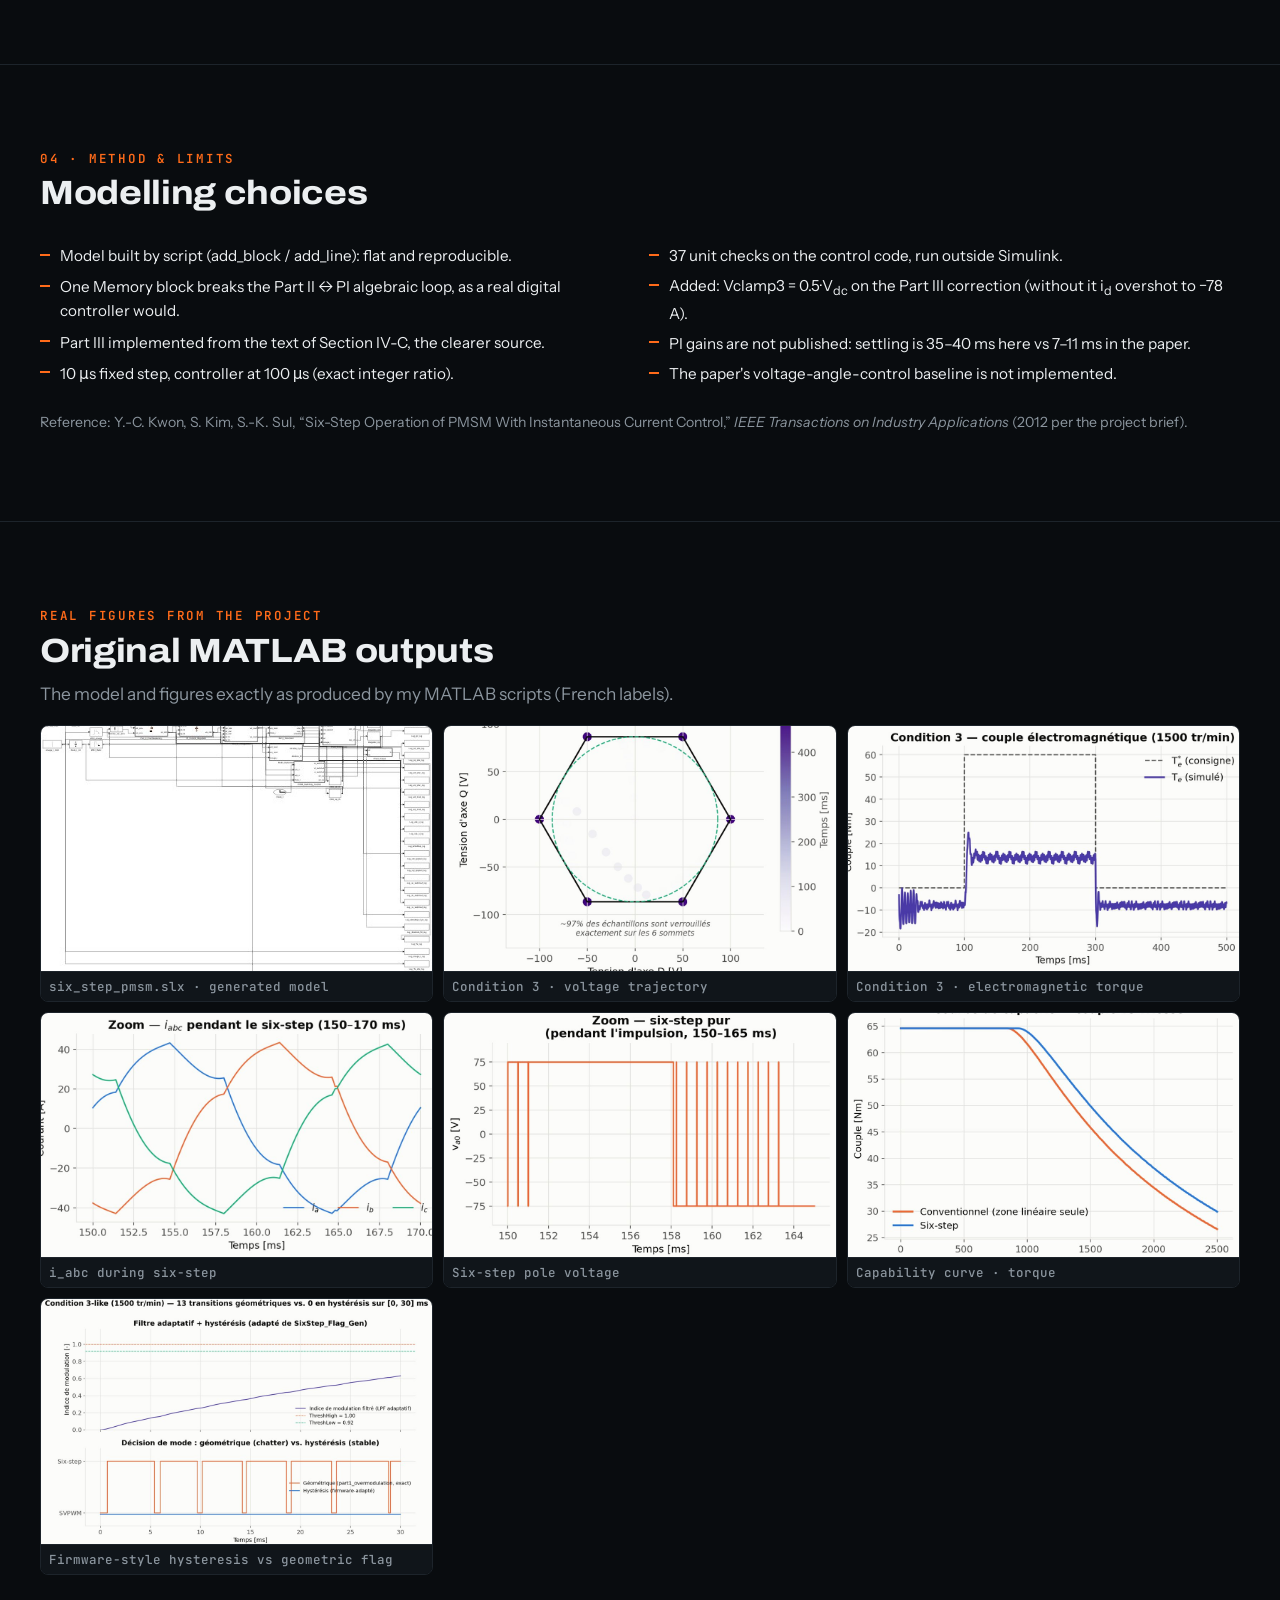
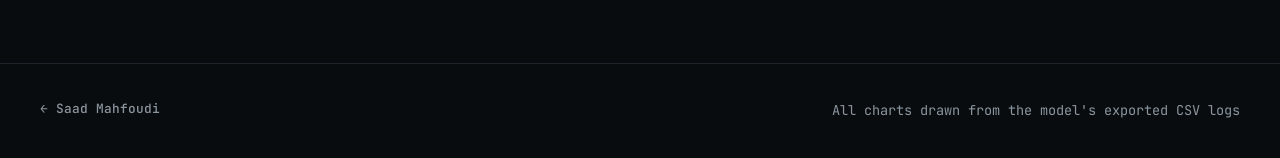
<file: projects/six-step.html>
<!doctype html>
<html lang="en">
<head>
<meta charset="utf-8">
<meta name="viewport" content="width=device-width,initial-scale=1,viewport-fit=cover">
<title>Six-Step PMSM Drive · Saad Mahfoudi</title>
<meta name="description" content="Simulink implementation of Kwon, Kim & Sul (2012) six-step PMSM operation with instantaneous current control: architecture, simulation results and firmware-style adaptations.">
<link rel="preconnect" href="https://fonts.googleapis.com"><link rel="preconnect" href="https://fonts.gstatic.com" crossorigin>
<link rel="stylesheet" href="https://fonts.googleapis.com/css2?family=Archivo:wdth,wght@100..125,500..800&family=Instrument+Sans:wght@400..700&family=JetBrains+Mono:wght@400;500;600;700&display=swap">
<link rel="stylesheet" href="../assets/css/site.css">
<script>try{var t=localStorage.getItem('theme');if(t)document.documentElement.setAttribute('data-theme',t)}catch(e){}</script>
</head>
<body>
<header class="top"><div class="wrap">
  <a class="brand" href="../index.html"><i>SM</i><span>Saad Mahfoudi</span></a>
  <nav class="nav" aria-label="Sections"><a href="#arch">Architecture</a><a href="#results">Results</a><a href="#firmware">Firmware</a><a href="#method">Method</a><a href="motor-lab.html">IPMSM lab</a></nav>
  <div class="tools"><button class="iconbtn" type="button" data-fr-toggle aria-pressed="true" title="Show French translation on hover">FR</button><button class="iconbtn" type="button" data-theme-toggle>☀ Light</button></div>
</div></header>

<main>
<div class="wrap p-hero">
  <a class="crumb" href="../index.html#projects">← all work</a>
  <p class="eyebrow" style="margin-top:22px" data-fr="Commande moteur · MATLAB/Simulink">Motor control · MATLAB/Simulink</p>
  <h1 style="margin-top:12px;font-size:clamp(2rem,4.6vw,3.3rem)" data-fr="PMSM six-step avec contrôle instantané du courant">Six-step PMSM with instantaneous current control</h1>
  <p class="lead" style="margin-top:14px" data-fr="Implémentation de Kwon, Kim et Sul (IEEE TIA 2012) dans mon modèle SVPWM/SPWM existant. Objectif : utiliser toute la tension du bus DC sans perdre le contrôle du courant.">Kwon, Kim &amp; Sul (IEEE TIA 2012) built into my existing SVPWM/SPWM drive model. Goal: use the full DC-bus voltage without losing current control.</p>
  <dl class="spec">
    <div><dt>DC link</dt><dd>150 V</dd></div>
    <div><dt>Poles</dt><dd>6</dd></div>
    <div><dt>R<sub>s</sub></dt><dd>0.15 Ω</dd></div>
    <div><dt>L<sub>d</sub> / L<sub>q</sub></dt><dd>3.6 / 4.3 mH</dd></div>
    <div><dt>λ<sub>f</sub></dt><dd>0.254 V·s</dd></div>
    <div><dt>I rated</dt><dd>39.5 A rms</dd></div>
    <div><dt>Control T<sub>s</sub></dt><dd>100 µs</dd></div>
    <div><dt>Carrier</dt><dd>2 kHz</dd></div>
  </dl>
</div>

<section id="arch" style="border-top:1px solid var(--line)"><div class="wrap stack">
  <div class="sec-head" style="margin-bottom:8px"><p class="eyebrow">01 · Architecture</p><h2 data-fr="Chaîne de commande (Fig. 4 de l'article)">Control chain (paper Fig. 4)</h2></div>
  <div class="bench">
    <div class="bench-h"><span><b>Signal flow</b> · discrete controller @ 100 µs → continuous plant</span><span>click a block</span></div>
    <div class="bench-b scroll-x"><svg id="chain" class="chart" viewBox="0 0 1000 300" style="min-width:760px" aria-label="Control chain diagram"></svg></div>
    <div class="bench-f" id="chain-info" data-fr="Cliquez un bloc pour voir son rôle.">Click a block to see what it does.</div>
  </div>
  <div class="bench" id="demo"></div>
</div></section>

<section id="results"><div class="wrap stack">
  <div class="sec-head" style="margin-bottom:8px"><p class="eyebrow">02 · Results</p><h2 data-fr="Condition 3 : 1500 tr/min, impulsion de couple 0 → 60 Nm (100–300 ms)">Condition 3 — 1500 rpm, torque pulse 0 → 60 Nm (100–300 ms)</h2>
  <p class="lead" data-fr="Au-dessus de la vitesse de base, la FEM (≈120 V) dépasse même la limite six-step (95,5 V). Le défluxage impose i_d ≈ −14 A à couple nul.">Above base speed the back-EMF (≈120 V) exceeds even the six-step limit (95.5 V), so flux weakening holds i<sub>d</sub> ≈ −14 A at zero torque.</p></div>
  <div class="grid2">
    <div class="bench"><div class="bench-h"><b>d/q currents</b><span>simulated</span></div><div class="bench-b"><div id="c3i"></div><div class="legend" id="c3i-lg"></div></div></div>
    <div class="bench"><div class="bench-h"><b>Torque</b><span>T<sub>e</sub> vs T<sub>e</sub>*</span></div><div class="bench-b"><div id="c3t"></div><div class="legend" id="c3t-lg"></div></div>
      <div class="bench-f" data-fr="Le couple plafonne à ≈13,5 Nm en moyenne : à cette vitesse, la tension disponible limite le courant.">Torque settles near <b id="teavg">13.5</b> Nm on average: at this speed, available voltage limits current. This is the voltage/dynamics trade-off of paper Section III.</div></div>
  </div>
  <div class="grid2">
    <div class="bench"><div class="bench-h"><b>Voltage trajectory</b> · stationary frame<span class="seg"><button type="button" id="hexplay" aria-pressed="false">▶ Replay</button></span></div>
      <div class="bench-b"><div id="hexplot"></div></div>
      <div class="bench-f" data-fr="99 % des échantillons sont verrouillés sur les 6 sommets : six-step pur, actif en continu.">The command sits on the 6 vertices for <b id="sixfrac">99</b>% of samples: pure six-step, active the whole run.</div></div>
    <div class="bench"><div class="bench-h"><b>Phase currents i<sub>abc</sub></b><span>rebuilt from i<sub>d</sub>, i<sub>q</sub>, θ</span></div>
      <div class="bench-b"><div id="iabc"></div><div class="legend" id="iabc-lg"></div></div>
      <div class="bench-f" data-fr="Faites glisser pour zoomer sur la forme d'onde six-step.">Six-step current ripple is visible at 6× the electrical frequency.</div></div>
  </div>

  <div class="sec-head" style="margin:28px 0 8px"><h2 data-fr="Tension de pôle commutée : SVPWM contre six-step">Switched pole voltage — SVPWM vs six-step</h2></div>
  <div class="grid2">
    <div class="bench"><div class="bench-h"><b>SVPWM region</b> · 30–45 ms<span>v<sub>a0</sub> [V]</span></div><div class="bench-b"><div id="pwmS"></div></div></div>
    <div class="bench"><div class="bench-h"><b>Six-step region</b> · 150–165 ms<span>v<sub>a0</sub> [V]</span></div><div class="bench-b"><div id="pwmX"></div></div></div>
  </div>
  <div class="bench"><div class="bench-h"><b>Phase-a modulation index</b> · exceeds ±1 exactly when six-step engages<span>condition 2 profile, 1000 rpm</span></div><div class="bench-b"><div id="ma"></div></div></div>

  <div class="sec-head" style="margin:28px 0 8px"><h2 data-fr="Gain sur toute la plage de vitesse">Gain across the speed range</h2></div>
  <div class="grid2">
    <div class="bench"><div class="bench-h"><b>Max torque</b><span>steady-state optimum per speed</span></div><div class="bench-b"><div id="capT"></div></div></div>
    <div class="bench"><div class="bench-h"><b>Max power</b><span>steady-state optimum per speed</span></div><div class="bench-b"><div id="capP"></div><div class="legend" id="cap-lg"></div></div></div>
  </div>
  <div class="kpis">
    <div class="kpi"><b id="k1">—</b><span data-fr="Vitesse de base (linéaire → six-step)">base speed, linear → six-step</span></div>
    <div class="kpi"><b>+<span id="k2">—</span><em>%</em></b><span data-fr="Couple à 2500 tr/min">torque at 2500 rpm</span></div>
    <div class="kpi"><b id="k3">—</b><span data-fr="Puissance crête">peak power</span></div>
    <div class="kpi"><b>+17<em>%</em></b><span data-fr="Valeur de l'article à comparer (banc réel)">paper's reported gain (real bench), for comparison</span></div>
  </div>

  <div class="sec-head" style="margin:28px 0 8px"><h2 data-fr="Condition 1 : effet de la Part III (750 tr/min, échelon de couple à 5 ms)">Condition 1 — effect of Part III (750 rpm, torque step at 5 ms)</h2></div>
  <div class="bench"><div class="bench-h"><b>i<sub>q</sub>, i<sub>d</sub> with and without voltage-reference modification</b><span>simulated</span></div><div class="bench-b"><div id="c1"></div><div class="legend" id="c1-lg"></div></div>
  <div class="bench-f" data-fr="La Part III injecte l'erreur de courant d'un axe dans la tension de l'autre axe : le courant suit la consigne plus vite pendant la saturation.">Part III adds each axis' current error to the other axis' voltage reference, so the current keeps tracking while the voltage is saturated.</div></div>
</div></section>

<section id="firmware"><div class="wrap stack">
  <div class="sec-head" style="margin-bottom:8px"><p class="eyebrow">03 · Firmware-style adaptations</p><h2 data-fr="Trois idées reprises d'un firmware embarqué">Three ideas taken from embedded firmware</h2></div>
  <div class="grid2">
    <div class="bench"><div class="bench-h"><b>Mode decision</b> · geometric vs hysteresis<span id="trans">15 → 1 switches</span></div><div class="bench-b"><div id="mode"></div><div class="legend" id="mode-lg"></div></div>
      <div class="bench-f" data-fr="Filtre passe-bas adaptatif à ω_r + hystérésis (seuils 1,00 / 0,92) : plus de rebond de mode pendant le transitoire.">Low-pass filter scaled by ω<sub>r</sub> plus a Schmitt trigger (1.00 / 0.92). The exact hexagon test chatters during the PI start-up transient; the filtered flag does not.</div></div>
    <div class="bench"><div class="bench-h"><b>Commutation instant</b> · ZOH grid vs exact<span>one vertex change</span></div><div class="bench-b"><div id="zoh"></div><div class="legend" id="zoh-lg"></div></div>
      <div class="bench-f" data-fr="Le firmware connaît ω_r, donc l'instant exact du changement de secteur : commutation 82,8 µs plus tôt que la grille de 100 µs.">Knowing ω<sub>r</sub>, the switch time is computed analytically: the vertex changes <b>82.8 µs</b> before the 100 µs grid would allow (over 80% of a sample).</div></div>
  </div>
  <div class="note" data-fr="Troisième adaptation : test de surmodulation en abc, max(V)−min(V) > Vdc. Identique au test hexagone sur 500 points aléatoires et 4000 échantillons, sans trigonométrie.">Third adaptation: overmodulation tested directly in abc, <span class="mono">max(V) − min(V) &gt; V<sub>dc</sub></span>. It matched the hexagon test on 500 random points and all 4000 run samples, with no trigonometry.</div>
</div></section>

<section id="method"><div class="wrap">
  <div class="sec-head"><p class="eyebrow">04 · Method &amp; limits</p><h2 data-fr="Choix de modélisation">Modelling choices</h2></div>
  <div class="grid2">
    <ul class="ticks">
      <li data-fr="Modèle généré par script (add_block / add_line), plat, reproductible.">Model built by script (add_block / add_line): flat and reproducible.</li>
      <li data-fr="Un bloc Memory casse la boucle algébrique Part II ↔ PI, comme un vrai contrôleur numérique.">One Memory block breaks the Part II ↔ PI algebraic loop, as a real digital controller would.</li>
      <li data-fr="Part III implémentée d'après le texte de la section IV-C.">Part III implemented from the text of Section IV-C, the clearer source.</li>
      <li data-fr="Pas fixe 10 µs, contrôleur à 100 µs (rapport entier exact).">10 µs fixed step, controller at 100 µs (exact integer ratio).</li>
    </ul>
    <ul class="ticks">
      <li data-fr="37 vérifications unitaires de la logique de commande, hors Simulink.">37 unit checks on the control code, run outside Simulink.</li>
      <li data-fr="Ajout : borne Vclamp3 = 0,5·Vdc sur la correction Part III (sinon i_d dépassait −78 A).">Added: Vclamp3 = 0.5·V<sub>dc</sub> on the Part III correction (without it i<sub>d</sub> overshot to −78 A).</li>
      <li data-fr="Gains PI non publiés : stabilisation 35–40 ms contre 7–11 ms dans l'article.">PI gains are not published: settling is 35–40 ms here vs 7–11 ms in the paper.</li>
      <li data-fr="Le contrôle par angle de tension (comparaison de l'article) n'est pas implémenté.">The paper's voltage-angle-control baseline is not implemented.</li>
    </ul>
  </div>
  <p class="muted" style="margin-top:24px;font-size:.88rem">Reference: Y.-C. Kwon, S. Kim, S.-K. Sul, “Six-Step Operation of PMSM With Instantaneous Current Control,” <i>IEEE Transactions on Industry Applications</i> (2012 per the project brief).</p>
</div></section>
<section id="pictures"><div class="wrap stack">
  <div class="sec-head" style="margin-bottom:0"><p class="eyebrow">Real figures from the project</p><h2>Original MATLAB outputs</h2><p class="lead">The model and figures exactly as produced by my MATLAB scripts (French labels).</p></div>
  <div class="gallery big"><button type="button" data-zoom="../assets/img/sixstep-model.jpg" data-cap="six_step_pmsm.slx · generated model"><img src="../assets/img/sixstep-model.jpg" alt="six_step_pmsm.slx · generated model" loading="lazy"><span>six_step_pmsm.slx · generated model</span></button><button type="button" data-zoom="../assets/img/ss-condition3-hexagon.jpg" data-cap="Condition 3 · voltage trajectory"><img src="../assets/img/ss-condition3-hexagon.jpg" alt="Condition 3 · voltage trajectory" loading="lazy"><span>Condition 3 · voltage trajectory</span></button><button type="button" data-zoom="../assets/img/ss-condition3-torque.jpg" data-cap="Condition 3 · electromagnetic torque"><img src="../assets/img/ss-condition3-torque.jpg" alt="Condition 3 · electromagnetic torque" loading="lazy"><span>Condition 3 · electromagnetic torque</span></button><button type="button" data-zoom="../assets/img/ss-iabc-zoom.jpg" data-cap="i_abc during six-step"><img src="../assets/img/ss-iabc-zoom.jpg" alt="i_abc during six-step" loading="lazy"><span>i_abc during six-step</span></button><button type="button" data-zoom="../assets/img/ss-pwm-zoom-sixstep.jpg" data-cap="Six-step pole voltage"><img src="../assets/img/ss-pwm-zoom-sixstep.jpg" alt="Six-step pole voltage" loading="lazy"><span>Six-step pole voltage</span></button><button type="button" data-zoom="../assets/img/ss-capability-torque.jpg" data-cap="Capability curve · torque"><img src="../assets/img/ss-capability-torque.jpg" alt="Capability curve · torque" loading="lazy"><span>Capability curve · torque</span></button><button type="button" data-zoom="../assets/img/ss-mode-hysteresis-comparison.jpg" data-cap="Firmware-style hysteresis vs geometric flag"><img src="../assets/img/ss-mode-hysteresis-comparison.jpg" alt="Firmware-style hysteresis vs geometric flag" loading="lazy"><span>Firmware-style hysteresis vs geometric flag</span></button></div>
</div></section>
</main>

<footer><div class="wrap"><a class="crumb" href="../index.html">← Saad Mahfoudi</a><span class="mono">All charts drawn from the model's exported CSV logs</span></div></footer>

<script src="../assets/js/site.js"></script>
<script src="../assets/js/sixstep-demo.js"></script>
<script src="../assets/data/sixstep.js"></script>
<script src="../assets/js/page-sixstep.js"></script>
</body>
</html>
</file>
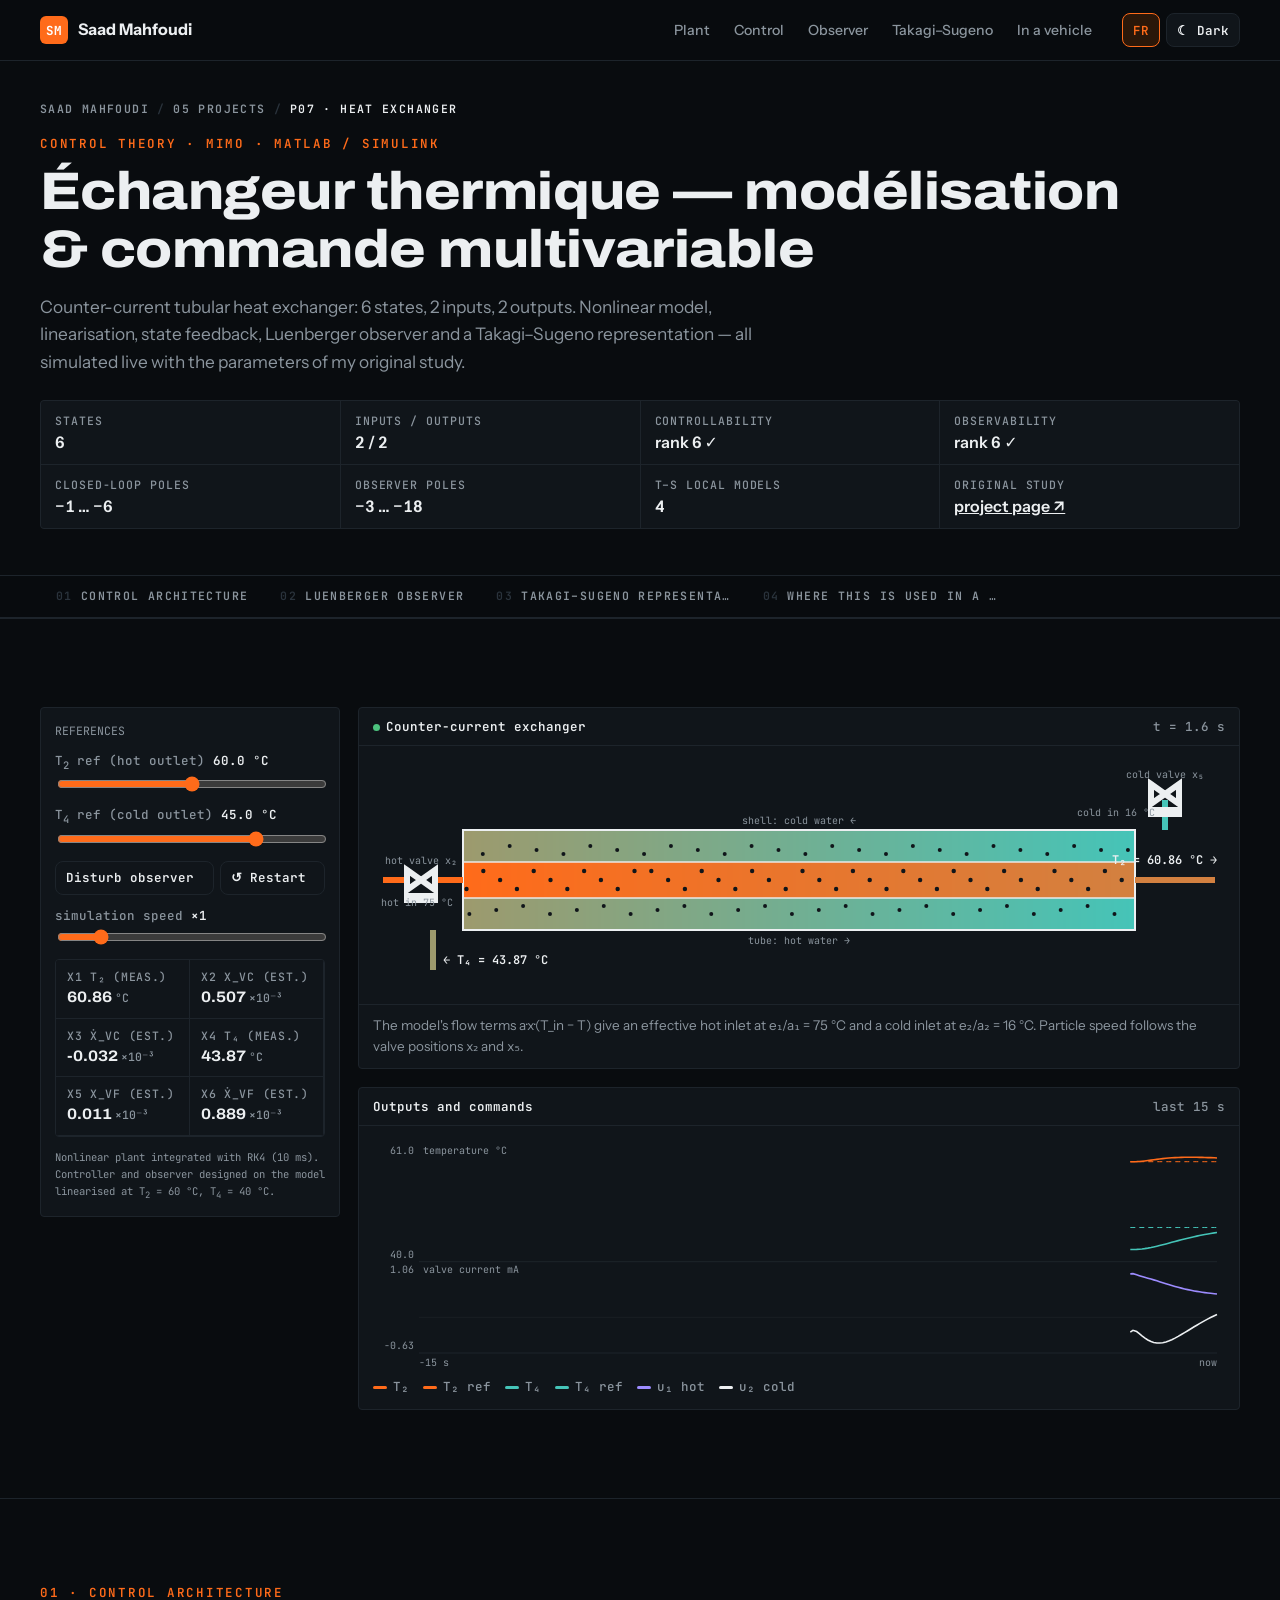
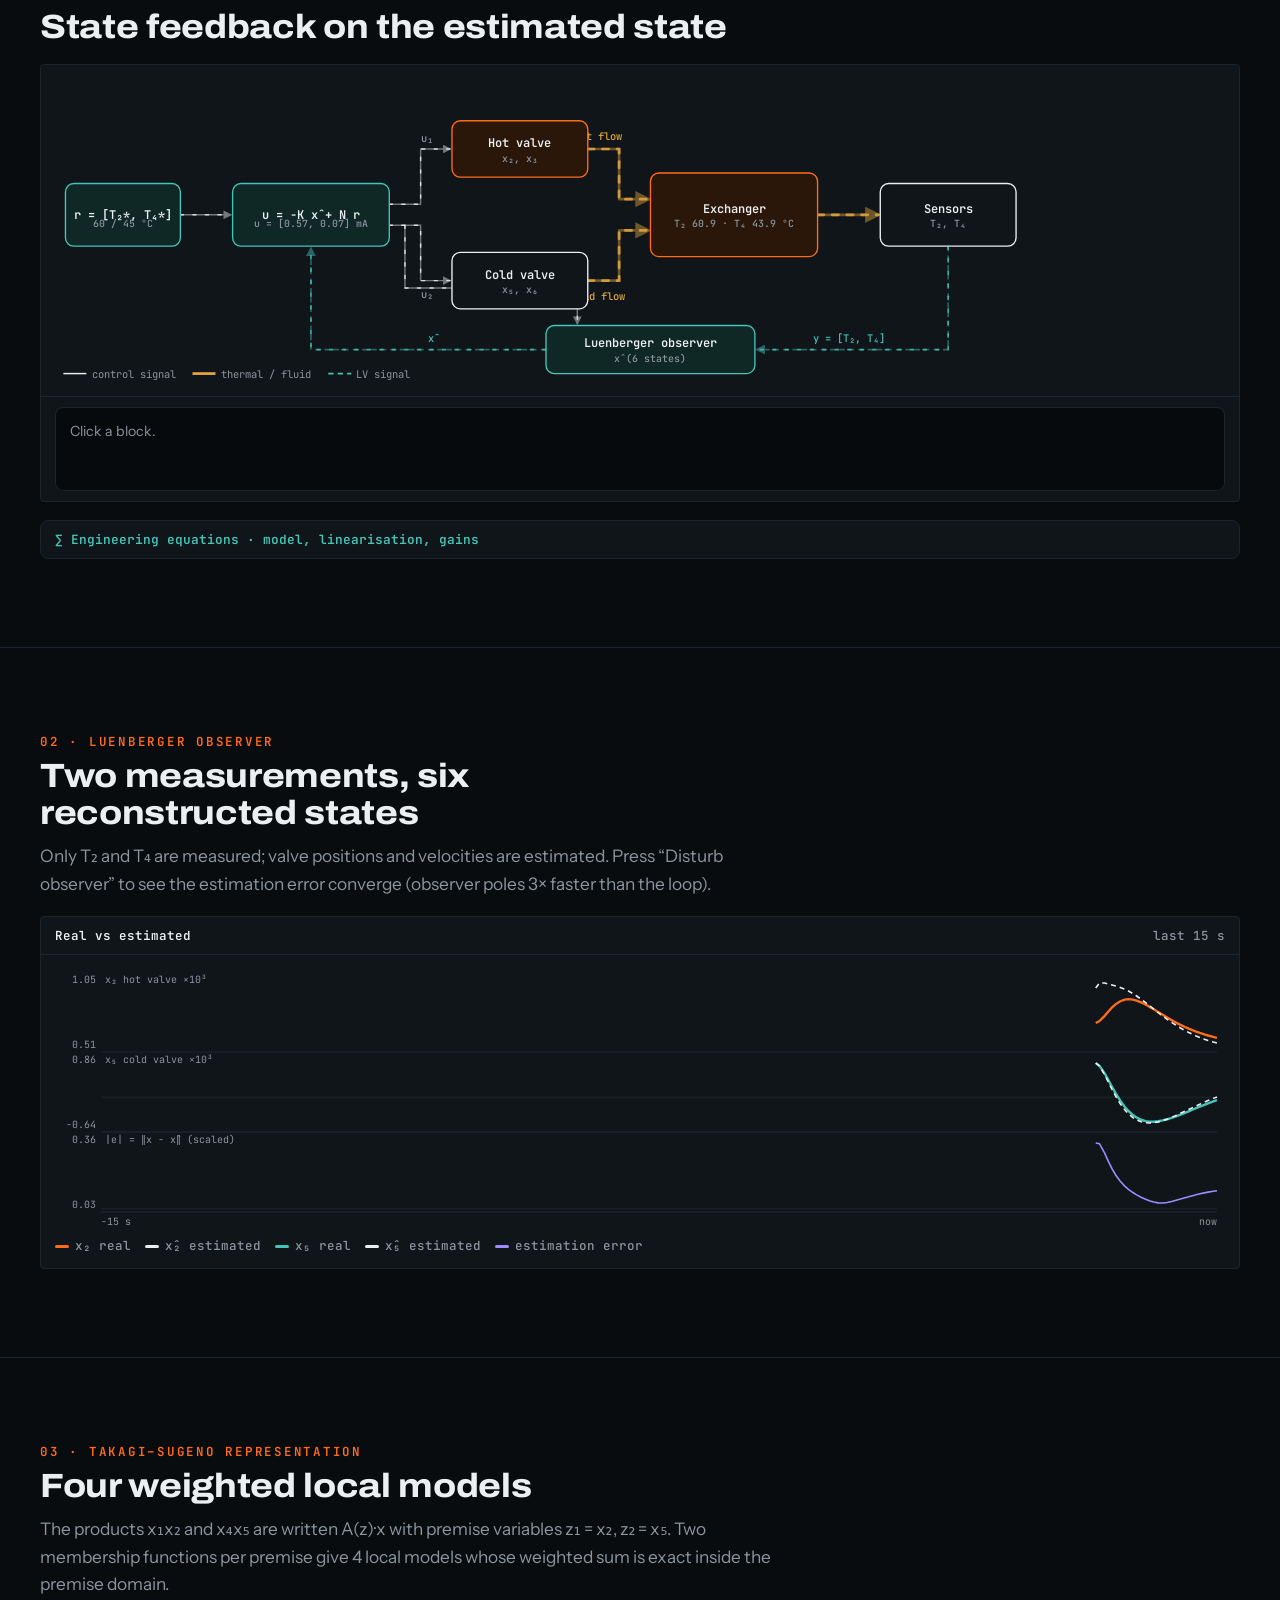
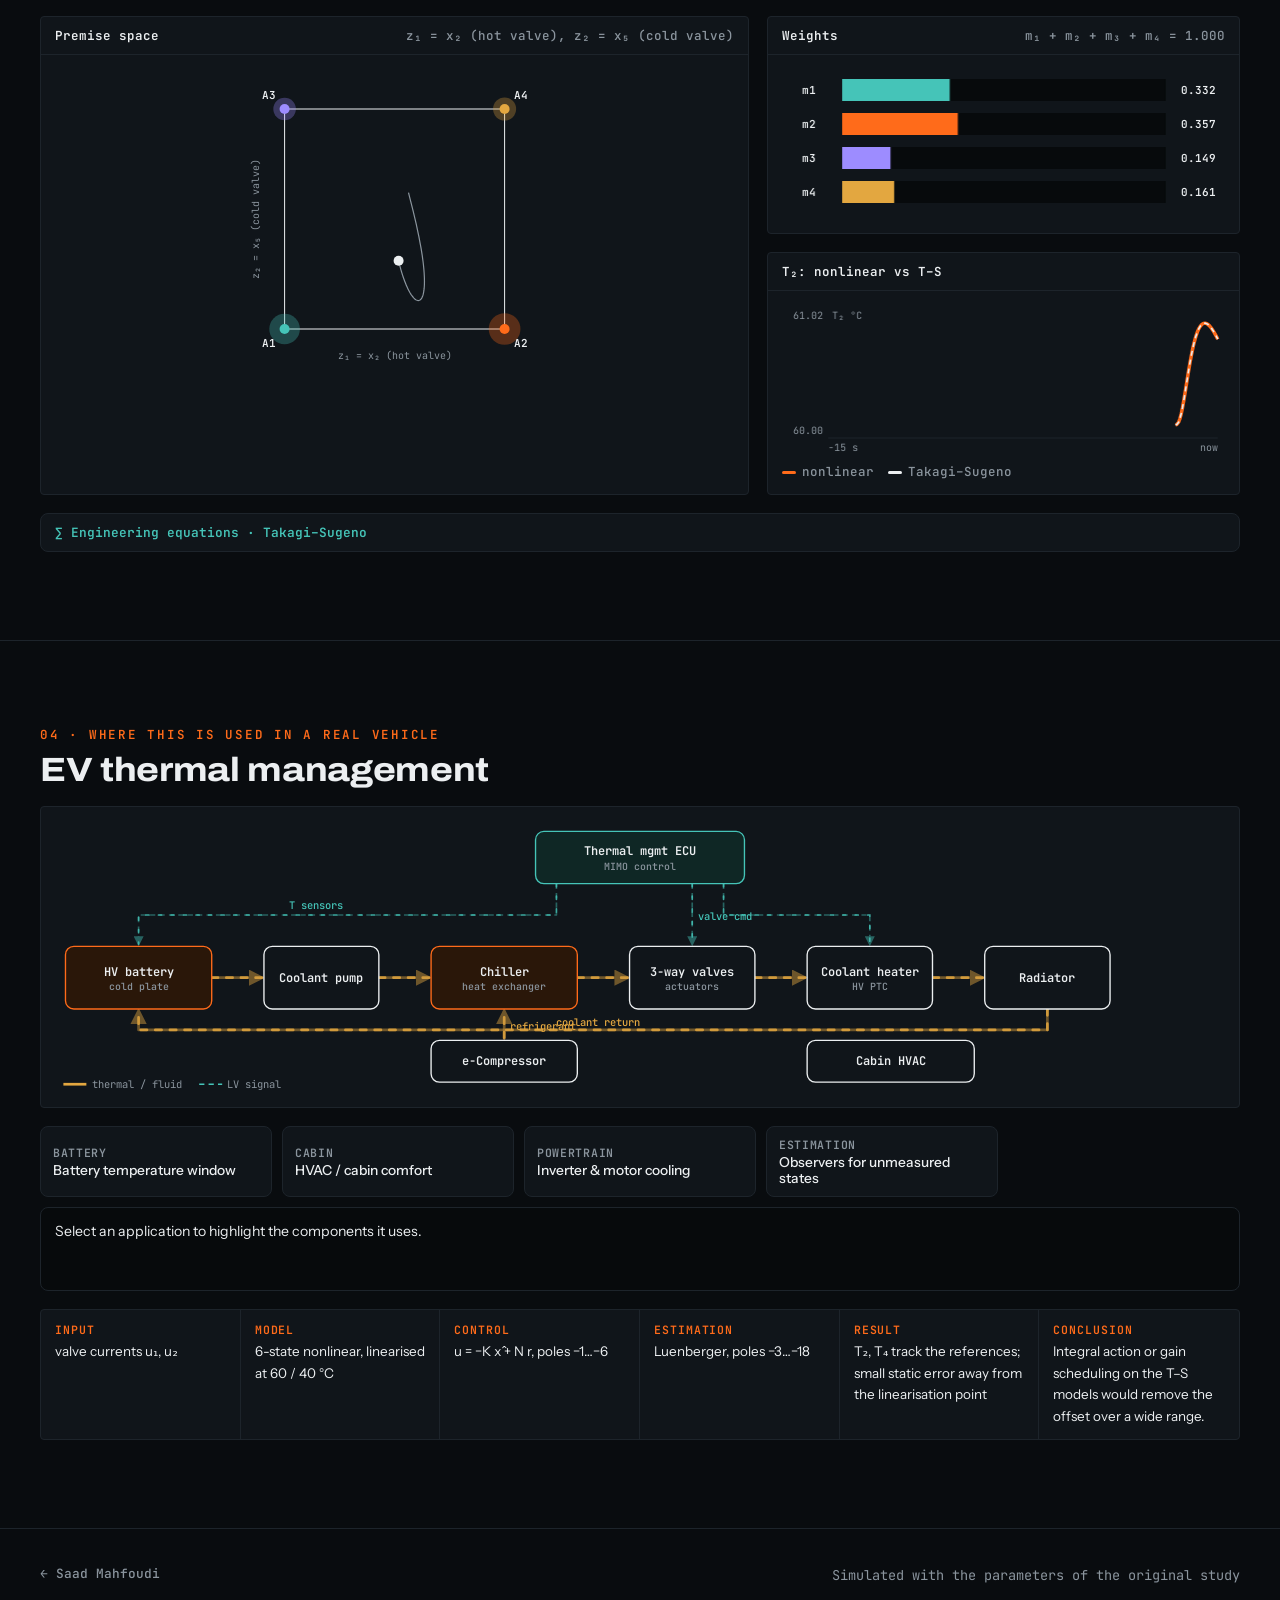
<file: projects/thermal.html>
<!doctype html>
<html lang="fr">
<head>
<meta charset="utf-8">
<meta name="viewport" content="width=device-width,initial-scale=1,viewport-fit=cover">
<title>Échangeur Thermique · Saad Mahfoudi</title>
<meta name="description" content="Échangeur thermique — modélisation et commande multivariable: 6-state nonlinear model, linearisation, state feedback, Luenberger observer and Takagi-Sugeno representation, simulated live.">
<link rel="preconnect" href="https://fonts.googleapis.com"><link rel="preconnect" href="https://fonts.gstatic.com" crossorigin>
<link rel="stylesheet" href="https://fonts.googleapis.com/css2?family=Archivo:wdth,wght@100..125,500..800&family=Instrument+Sans:wght@400..700&family=JetBrains+Mono:wght@400;500;600;700&display=swap">
<link rel="stylesheet" href="../assets/css/site.css">
<script>try{var t=localStorage.getItem('theme');if(t)document.documentElement.setAttribute('data-theme',t)}catch(e){}</script>
</head>
<body>
<header class="top"><div class="wrap">
  <a class="brand" href="../index.html"><i>SM</i><span>Saad Mahfoudi</span></a>
  <nav class="nav" aria-label="Sections"><a href="#plant">Plant</a><a href="#loop">Control</a><a href="#obs">Observer</a><a href="#ts">Takagi–Sugeno</a><a href="#vehicle">In a vehicle</a></nav>
  <div class="tools"><button class="iconbtn" type="button" data-fr-toggle aria-pressed="true" title="Show French translation on hover">FR</button><button class="iconbtn" type="button" data-theme-toggle>☀ Light</button></div>
</div></header>

<main>
<div class="wrap p-hero">
  <a class="crumb" href="../index.html#projects">← all work</a>
  <p class="eyebrow" style="margin-top:22px">Control theory · MIMO · MATLAB / Simulink</p>
  <h1 style="margin-top:12px;font-size:clamp(2rem,4.6vw,3.3rem)">Échangeur thermique — modélisation &amp; commande multivariable</h1>
  <p class="lead" style="margin-top:14px" data-fr="Échangeur tubulaire à contre-courant : 6 états, 2 entrées, 2 sorties. Modèle non linéaire, linéarisation, retour d'état, observateur de Luenberger et représentation Takagi–Sugeno, simulés en direct.">Counter-current tubular heat exchanger: 6 states, 2 inputs, 2 outputs. Nonlinear model, linearisation, state feedback, Luenberger observer and a Takagi–Sugeno representation — all simulated live with the parameters of my original study.</p>
  <dl class="spec">
    <div><dt>States</dt><dd>6</dd></div><div><dt>Inputs / outputs</dt><dd>2 / 2</dd></div><div><dt>Controllability</dt><dd>rank 6 ✓</dd></div><div><dt>Observability</dt><dd>rank 6 ✓</dd></div>
    <div><dt>Closed-loop poles</dt><dd>−1 … −6</dd></div><div><dt>Observer poles</dt><dd>−3 … −18</dd></div><div><dt>T–S local models</dt><dd>4</dd></div><div><dt>Original study</dt><dd><a href="https://saadmahf.github.io/-changeurThermique/" target="_blank" rel="noopener">project page ↗</a></dd></div>
  </dl>
</div>

<section id="plant" style="border-top:1px solid var(--line)"><div class="wrap">
  <div class="lab">
    <aside class="ctrl" aria-label="Simulation controls">
      <div class="mono" style="font-size:.72rem;color:var(--muted)">REFERENCES</div>
      <label>T<sub>2</sub> ref (hot outlet) <b data-o="r1">60.0 °C</b><input type="range" id="r1" min="55" max="65" step="0.5" value="60"></label>
      <label>T<sub>4</sub> ref (cold outlet) <b data-o="r2">45.0 °C</b><input type="range" id="r2" min="36" max="48" step="0.5" value="45"></label>
      <div class="row"><button type="button" class="iconbtn" id="kick">Disturb observer</button><button type="button" class="iconbtn" id="rst">↺ Restart</button></div>
      <label>simulation speed <b data-o="sp">×1</b><input type="range" id="sp" min="0.5" max="4" step="0.5" value="1"></label>
      <div class="dash" id="xs"></div>
      <p class="mono" style="font-size:.66rem;color:var(--muted);margin:0">Nonlinear plant integrated with RK4 (10 ms). Controller and observer designed on the model linearised at T<sub>2</sub> = 60 °C, T<sub>4</sub> = 40 °C.</p>
    </aside>
    <div class="stack">
      <div class="bench"><div class="bench-h"><span><span class="dot-live"></span><b>Counter-current exchanger</b></span><span class="mono" id="hx-stat"></span></div><div class="bench-b" id="hx"></div>
        <div class="bench-f" data-fr="Le modèle donne une entrée chaude effective à e1/a1 = 75 °C et une entrée froide à e2/a2 = 16 °C.">The model's flow terms a·x·(T_in − T) give an effective hot inlet at e₁/a₁ = 75 °C and a cold inlet at e₂/a₂ = 16 °C. Particle speed follows the valve positions x₂ and x₅.</div></div>
      <div class="bench"><div class="bench-h"><b>Outputs and commands</b><span>last 15 s</span></div><div class="bench-b" id="roll"></div></div>
    </div>
  </div>
</div></section>

<section id="loop"><div class="wrap stack">
  <div class="sec-head" style="margin-bottom:0"><p class="eyebrow">01 · Control architecture</p><h2 data-fr="Retour d'état sur l'état estimé">State feedback on the estimated state</h2></div>
  <div class="bench"><div class="bench-b"><div id="larch"></div></div><div class="bench-f"><div class="infopanel" id="linfo">Click a block.</div></div></div>
  <div id="eq1"></div>
</div></section>

<section id="obs"><div class="wrap stack">
  <div class="sec-head" style="margin-bottom:0"><p class="eyebrow">02 · Luenberger observer</p><h2 data-fr="Deux mesures, six états reconstruits">Two measurements, six reconstructed states</h2>
  <p class="lead" data-fr="Seuls T2 et T4 sont mesurés ; les positions et vitesses des vannes sont estimées. Appuyez sur « Disturb observer » pour voir la convergence.">Only T₂ and T₄ are measured; valve positions and velocities are estimated. Press “Disturb observer” to see the estimation error converge (observer poles 3× faster than the loop).</p></div>
  <div class="bench"><div class="bench-h"><b>Real vs estimated</b><span>last 15 s</span></div><div class="bench-b" id="obsroll"></div></div>
</div></section>

<section id="ts"><div class="wrap stack">
  <div class="sec-head" style="margin-bottom:0"><p class="eyebrow">03 · Takagi–Sugeno representation</p><h2 data-fr="Quatre modèles locaux pondérés">Four weighted local models</h2>
  <p class="lead" data-fr="Les non-linéarités x1·x2 et x4·x5 sont écrites A(z)·x avec z1 = x2, z2 = x5. Avec deux fonctions d'appartenance par variable, on obtient 4 modèles locaux exacts dans le domaine.">The products x₁x₂ and x₄x₅ are written A(z)·x with premise variables z₁ = x₂, z₂ = x₅. Two membership functions per premise give 4 local models whose weighted sum is exact inside the premise domain.</p></div>
  <div class="split">
    <div class="bench"><div class="bench-h"><b>Premise space</b><span>z₁ = x₂ (hot valve), z₂ = x₅ (cold valve)</span></div><div class="bench-b" id="tsplane"></div></div>
    <div class="stack" style="align-content:start">
      <div class="bench"><div class="bench-h"><b>Weights</b><span class="mono" id="msum"></span></div><div class="bench-b" id="tsbars"></div></div>
      <div class="bench"><div class="bench-h"><b>T₂: nonlinear vs T–S</b></div><div class="bench-b" id="tsroll"></div></div>
    </div>
  </div>
  <div id="eq2"></div>
</div></section>

<section id="vehicle"><div class="wrap stack">
  <div class="sec-head" style="margin-bottom:0"><p class="eyebrow">04 · Where this is used in a real vehicle</p><h2 data-fr="Gestion thermique du véhicule électrique">EV thermal management</h2></div>
  <div class="bench"><div class="bench-b"><div id="vth"></div></div></div>
  <div class="where" id="where"></div>
  <div class="result">
    <div><span>Input</span><p>valve currents u₁, u₂</p></div><div><span>Model</span><p>6-state nonlinear, linearised at 60 / 40 °C</p></div>
    <div><span>Control</span><p>u = −K x̂ + N r, poles −1…−6</p></div><div><span>Estimation</span><p>Luenberger, poles −3…−18</p></div>
    <div><span>Result</span><p>T₂, T₄ track the references; small static error away from the linearisation point</p></div>
    <div><span>Conclusion</span><p>Integral action or gain scheduling on the T–S models would remove the offset over a wide range.</p></div>
  </div>
</div></section>
</main>

<footer><div class="wrap"><a class="crumb" href="../index.html">← Saad Mahfoudi</a><span class="mono">Simulated with the parameters of the original study</span></div></footer>

<script src="../assets/js/site.js"></script>
<script src="../assets/js/lab/ui.js"></script>
<script src="../assets/data/thermal.js"></script>
<script src="../assets/js/lab/page-thermal.js"></script>
</body>
</html>
</file>
<file: assets/css/site.css>
/* DESIGN SYSTEM · dark-first engineering interface
   Layout: 12-col editorial grid, oversized chapter numbers on the left, diagrams on the right.
   One brand accent = HV-cable orange (--hv). Teal/violet are reserved for signal semantics in diagrams. */
:root{
  --bg:#090c0f; --bg2:#0c1014; --surface:#10151a; --sunk:#070a0c; --ink:#eceff1; --muted:#8b959e; --line:#1d242b; --line2:#2a333c;
  --hv:#ff6b1a; --hv-soft:#2a1709; --sig:#45c4b8; --sig-soft:#0f2725; --violet:#9d8cff;
  --ok:#4cc27e; --warn:#e3a740; --bad:#ff6a5e;
  --grid:rgba(236,239,241,.045);
  --f-display:"Archivo",system-ui,sans-serif;
  --f-body:"Instrument Sans",system-ui,-apple-system,"Segoe UI",sans-serif;
  --f-mono:"JetBrains Mono",ui-monospace,"SFMono-Regular",Consolas,monospace;
  --r:4px; --wrap:1280px;
  color-scheme:dark;
}
:root[data-theme="light"]{
  --bg:#f3f4f5; --bg2:#eceef0; --surface:#ffffff; --sunk:#e9ecee; --ink:#0e1216; --muted:#59636c; --line:#d8dde1; --line2:#c4cbd1;
  --hv:#d9530d; --hv-soft:#fbe4d6; --sig:#0f7d74; --sig-soft:#d7efec; --violet:#6b4fc8;
  --ok:#1f8a4c; --warn:#b7791f; --bad:#c2352b; --grid:rgba(14,18,22,.05); color-scheme:light}

*{box-sizing:border-box}
html{scroll-behavior:smooth}
body{margin:0;background:var(--bg);color:var(--ink);font:16px/1.6 var(--f-body);-webkit-font-smoothing:antialiased}
img{max-width:100%;display:block}
a{color:inherit}
:focus-visible{outline:2px solid var(--hv);outline-offset:3px;border-radius:4px}
.wrap{max-width:var(--wrap);margin:0 auto;padding-inline:clamp(16px,4vw,40px)}
h1,h2,h3{font-family:var(--f-display);font-stretch:112%;letter-spacing:-.01em;line-height:1.1;text-wrap:balance;margin:0}
h1{font-size:clamp(2.2rem,5.4vw,4rem);font-weight:800}
h2{font-size:clamp(1.5rem,3vw,2.1rem);font-weight:750}
h3{font-size:1.15rem;font-weight:700}
p{margin:0}
.mono{font-family:var(--f-mono)}
.eyebrow{font:600 max(.72rem,12.5px)/1 var(--f-mono);letter-spacing:.14em;text-transform:uppercase;color:var(--hv)}
.muted{color:var(--muted)}
.lead{font-size:1.08rem;color:var(--muted);max-width:62ch}

/* header */
.top{position:sticky;top:env(safe-area-inset-top,0px);z-index:40;background:color-mix(in srgb,var(--bg) 86%,transparent);backdrop-filter:blur(10px);border-bottom:1px solid var(--line)}
.top .wrap{display:flex;align-items:center;gap:20px;height:60px}
.brand{display:flex;align-items:center;gap:10px;text-decoration:none;font-weight:700}
.brand i{width:28px;height:28px;border-radius:6px;background:var(--hv);display:grid;place-items:center;color:#fff;font:700 max(.72rem,12.5px) var(--f-mono);font-style:normal}
.nav{display:flex;gap:4px;margin-left:auto;flex-wrap:wrap}
.nav a{font:500 .88rem var(--f-body);text-decoration:none;padding:6px 10px;border-radius:6px;color:var(--muted)}
.nav a:hover,.nav a[aria-current]{color:var(--ink);background:var(--sunk)}
.tools{display:flex;gap:6px}
.iconbtn{border:1px solid var(--line);background:var(--surface);color:var(--ink);height:34px;min-width:34px;padding:0 10px;border-radius:8px;cursor:pointer;font:600 max(.74rem,12.5px) var(--f-mono);display:inline-flex;align-items:center;gap:6px}
.iconbtn:hover{border-color:var(--hv)}
.iconbtn[aria-pressed="true"]{background:var(--hv-soft);border-color:var(--hv);color:var(--hv)}
@media (max-width:820px){.nav{display:none}}

/* buttons, chips */
.btn{display:inline-flex;align-items:center;gap:8px;padding:11px 18px;border-radius:8px;font:600 .92rem var(--f-body);text-decoration:none;border:1px solid var(--line);background:var(--surface);color:var(--ink);cursor:pointer}
.btn:hover{border-color:var(--ink)}
.btn.hv{background:var(--hv);border-color:var(--hv);color:#fff}
.btn.hv:hover{filter:brightness(1.08)}
.chips{display:flex;flex-wrap:wrap;gap:6px}
.chip{font:500 max(.74rem,12.5px) var(--f-mono);padding:4px 8px;border-radius:5px;background:var(--sunk);color:var(--muted);border:1px solid var(--line)}
.chip.k{background:var(--hv-soft);color:var(--hv);border-color:transparent}

section{padding-block:clamp(48px,7vw,88px)}
section+section{border-top:1px solid var(--line)}
.sec-head{display:grid;gap:10px;margin-bottom:32px;max-width:70ch}

/* hero */
.hero{padding-block:clamp(36px,6vw,72px) 48px}
.hero-grid{display:grid;grid-template-columns:minmax(0,1.05fr) minmax(0,1fr);gap:clamp(24px,4vw,56px);align-items:center}
@media (max-width:900px){.hero-grid{grid-template-columns:1fr}}
.hero h1 span{color:var(--hv)}
.id{display:flex;align-items:center;gap:14px;margin-top:24px}
.id img{width:72px;height:72px;border-radius:50%;object-fit:cover;object-position:50% 30%;border:2px solid var(--surface);box-shadow:0 0 0 1px var(--line)}
.id b{display:block;font-size:1rem}
.id small{color:var(--muted);font-size:.85rem}
.cta{display:flex;flex-wrap:wrap;gap:10px;margin-top:26px}

/* bench panel (diagrams, charts) */
.bench{background:var(--surface);border:1px solid var(--line);border-radius:var(--r);overflow:hidden;min-width:0}
.bench-h{display:flex;align-items:center;justify-content:space-between;gap:10px;padding:10px 14px;border-bottom:1px solid var(--line);font:500 max(.74rem,12.5px) var(--f-mono);color:var(--muted);flex-wrap:wrap}
.bench-h b{color:var(--ink);font-weight:600}
.bench-b{padding:14px;position:relative}
.bench-f{padding:10px 14px;border-top:1px solid var(--line);font-size:.84rem;color:var(--muted)}
.dot-live{display:inline-block;width:7px;height:7px;border-radius:50%;background:var(--ok);margin-right:6px;animation:pulse 1.6s infinite}
@keyframes pulse{50%{opacity:.25}}
.seg{display:inline-flex;border:1px solid var(--line);border-radius:7px;overflow:hidden}
.seg button{border:0;background:transparent;color:var(--muted);font:600 max(.72rem,12.5px) var(--f-mono);padding:6px 10px;cursor:pointer}
.seg button[aria-pressed="true"]{background:var(--ink);color:var(--bg)}

/* proof strip */
.kpis{display:grid;grid-template-columns:repeat(4,minmax(0,1fr));gap:1px;background:var(--line);border:1px solid var(--line);border-radius:var(--r);overflow:hidden}
.kpi{background:var(--surface);padding:16px 18px}
.kpi b{display:block;font:700 1.7rem/1.1 var(--f-display);font-stretch:112%;font-variant-numeric:tabular-nums}
.kpi b em{font-style:normal;color:var(--hv)}
.kpi span{font-size:max(.82rem,12.5px);color:var(--muted)}
@media (max-width:760px){.kpis{grid-template-columns:repeat(2,minmax(0,1fr))}}

/* feature project rows */
.feature{display:grid;grid-template-columns:minmax(0,.9fr) minmax(0,1.1fr);gap:clamp(20px,4vw,48px);align-items:center}
.feature+.feature{margin-top:64px}
.feature.flip>:first-child{order:2}
@media (max-width:900px){.feature,.feature.flip{grid-template-columns:1fr}.feature.flip>:first-child{order:0}}
.feature .txt{display:grid;gap:14px;min-width:0}
.ticks{list-style:none;padding:0;margin:0;display:grid;gap:6px}
.ticks li{padding-left:20px;position:relative;font-size:.95rem}
.ticks li::before{content:"";position:absolute;left:0;top:.62em;width:10px;height:2px;background:var(--hv)}

/* project cards grid */
.cards{display:grid;grid-template-columns:repeat(auto-fill,minmax(min(100%,330px),1fr));gap:18px}
.card{background:var(--surface);border:1px solid var(--line);border-radius:var(--r);overflow:hidden;display:flex;flex-direction:column;min-width:0}
.card .thumb{aspect-ratio:16/9;background:var(--sunk);overflow:hidden;cursor:zoom-in;border:0;padding:0;width:100%}
.card .thumb img{width:100%;height:100%;object-fit:cover;transition:transform .4s}
.card:hover .thumb img{transform:scale(1.04)}
.card .cb{padding:16px;display:grid;gap:10px;flex:1;align-content:start}
.card .meta{font:500 max(.7rem,11.5px) var(--f-mono);color:var(--muted);text-transform:uppercase;letter-spacing:.08em}
.card .more{display:flex;gap:6px;flex-wrap:wrap;margin-top:auto;padding:0 16px 16px}
.card .more button{width:46px;height:34px;border-radius:5px;overflow:hidden;border:1px solid var(--line);padding:0;cursor:zoom-in;background:var(--sunk)}
.card .more img{width:100%;height:100%;object-fit:cover}
.card a.go{font:600 .85rem var(--f-body);color:var(--hv);text-decoration:none}

/* timeline */
.tl{display:grid;gap:0}
.tl-row{display:grid;grid-template-columns:150px minmax(0,1fr);gap:24px;padding:22px 0;border-top:1px solid var(--line)}
.tl-row:first-child{border-top:0}
.tl-when{font:500 max(.8rem,12.5px) var(--f-mono);color:var(--muted);padding-top:3px}
.tl-row h3{margin-bottom:2px}
.tl-row .org{color:var(--muted);font-size:.9rem;margin-bottom:10px}
@media (max-width:640px){.tl-row{grid-template-columns:1fr;gap:6px}}

/* skills matrix */
.skills{display:grid;grid-template-columns:repeat(auto-fill,minmax(min(100%,260px),1fr));gap:18px}
.skill h3{font-size:.95rem;margin-bottom:10px}

/* project page */
.p-hero{padding-block:40px 30px}
.crumb{font:500 max(.8rem,12.5px) var(--f-mono);color:var(--muted);text-decoration:none}
.crumb:hover{color:var(--hv)}
.spec{display:grid;grid-template-columns:repeat(4,minmax(0,1fr));gap:1px;background:var(--line);border:1px solid var(--line);border-radius:var(--r);overflow:hidden;margin-top:24px}
.spec div{background:var(--surface);padding:12px 14px}
@media (max-width:640px){.spec{grid-template-columns:repeat(2,minmax(0,1fr))}}
.spec dt{font:500 max(.68rem,11.5px) var(--f-mono);color:var(--muted);text-transform:uppercase;letter-spacing:.08em}
.spec dd{margin:4px 0 0;font:600 1rem var(--f-body);font-variant-numeric:tabular-nums}
.grid2{display:grid;grid-template-columns:repeat(2,minmax(0,1fr));gap:18px}
.grid3{display:grid;grid-template-columns:repeat(3,minmax(0,1fr));gap:18px}
@media (max-width:900px){.grid2,.grid3{grid-template-columns:1fr}}
.stack{display:grid;gap:18px}
.note{border-left:3px solid var(--sig);background:var(--sig-soft);padding:12px 16px;border-radius:0 8px 8px 0;font-size:.92rem}
.verdicts{width:100%;border-collapse:collapse;font-size:.88rem}
.verdicts th,.verdicts td{text-align:left;padding:9px 10px;border-bottom:1px solid var(--line);vertical-align:top}
.verdicts th{font:600 max(.7rem,11.5px) var(--f-mono);text-transform:uppercase;letter-spacing:.06em;color:var(--muted)}
.pass{font:700 max(.72rem,12.5px) var(--f-mono);color:var(--ok)}
.scroll-x{overflow-x:auto}

/* charts */
svg.chart{width:100%;height:auto;display:block;overflow:visible}
svg.chart text{fill:var(--muted);font:11px var(--f-mono)}
svg.chart .ax{stroke:var(--line)}
svg.chart .gr{stroke:var(--grid)}
.legend{display:flex;flex-wrap:wrap;gap:14px;font:500 max(.74rem,12.5px) var(--f-mono);color:var(--muted);margin-top:8px}
.legend i{display:inline-block;width:14px;height:3px;border-radius:2px;margin-right:6px;vertical-align:middle}
.tip{position:absolute;pointer-events:none;background:var(--ink);color:var(--bg);font:500 max(.72rem,12.5px)/1.5 var(--f-mono);padding:6px 9px;border-radius:6px;white-space:nowrap;transform:translate(-50%,-110%);opacity:0;transition:opacity .12s;z-index:5}

/* animated flow lines */
.flow{stroke-dasharray:4 8;animation:flow 1.1s linear infinite}
@keyframes flow{to{stroke-dashoffset:-24}}
@media (prefers-reduced-motion:reduce){.flow,.dot-live{animation:none}*{scroll-behavior:auto}}

/* French hover hint */
#fr-tip{position:fixed;z-index:100;max-width:min(380px,90vw);background:var(--surface);color:var(--ink);border:1px solid var(--line);border-left:3px solid var(--sig);box-shadow:0 8px 28px rgba(0,0,0,.18);padding:8px 12px;border-radius:8px;font:400 .84rem/1.45 var(--f-body);pointer-events:none;opacity:0;transform:translateY(4px);transition:opacity .12s,transform .12s}
#fr-tip.on{opacity:1;transform:none}
#fr-tip small{display:block;font:600 max(.62rem,11.5px) var(--f-mono);letter-spacing:.12em;color:var(--sig);margin-bottom:2px}
body.fr-on [data-fr]{cursor:help}
body.fr-on [data-fr]:hover{background:var(--sig-soft);border-radius:3px}

/* lightbox */
dialog.lb{border:0;padding:0;background:transparent;max-width:min(1100px,94vw)}
dialog.lb::backdrop{background:rgba(5,8,7,.82)}
dialog.lb img{max-height:82vh;border-radius:8px;margin:auto}
dialog.lb p{color:#e7ece9;text-align:center;font-size:.9rem;margin-top:10px}

footer{padding-block:36px;border-top:1px solid var(--line);color:var(--muted);font-size:.85rem}
footer .wrap{display:flex;justify-content:space-between;gap:16px;flex-wrap:wrap}
.contact-grid{display:grid;grid-template-columns:repeat(auto-fill,minmax(min(100%,230px),1fr));gap:12px}
.contact-grid div{background:var(--surface);border:1px solid var(--line);border-radius:8px;padding:14px}
.contact-grid dt{font:500 max(.68rem,11.5px) var(--f-mono);color:var(--muted);text-transform:uppercase;letter-spacing:.08em}
.contact-grid dd{margin:4px 0 0;font-weight:600;user-select:all;word-break:break-word}

/* ================= LAB COMPONENTS ================= */
.scope-h{display:flex;justify-content:space-between;align-items:center;gap:8px;flex-wrap:wrap;margin-bottom:6px}
.scope-chips{display:flex;flex-wrap:wrap;gap:4px}
.scope-ctl{display:flex;gap:4px}
.scope-ctl .iconbtn{height:28px;min-width:28px;padding:0 8px}
.scope-f{font-size:max(.72rem,12.5px);color:var(--muted);margin-top:4px;min-height:1em}
.scope canvas{touch-action:pan-y;cursor:grab}
.chipbtn{display:inline-flex;align-items:center;gap:6px;border:1px solid var(--line);background:var(--surface);color:var(--muted);font:500 max(.7rem,11.5px) var(--f-mono);padding:3px 8px;border-radius:5px;cursor:pointer}
.chipbtn i{width:10px;height:3px;border-radius:2px;display:inline-block}
.chipbtn[aria-pressed="false"]{opacity:.45;text-decoration:line-through}
.flowx{animation:flowx 1.2s linear infinite}
@keyframes flowx{to{stroke-dashoffset:-32}}
.anode{cursor:pointer}
.anode:focus-visible rect{outline:none;stroke-width:3}
.archsvg{min-width:640px}
.arch{overflow-x:auto}
.infopanel{background:var(--sunk);border:1px solid var(--line);border-radius:8px;padding:12px 14px;font-size:.88rem;min-height:84px}
.infopanel ul{margin:6px 0 0;padding-left:18px}
details.eq{border:1px solid var(--line);border-radius:8px;background:var(--surface)}
details.eq summary{cursor:pointer;padding:10px 14px;font:600 max(.8rem,12.5px) var(--f-mono);color:var(--sig);list-style:none}
details.eq summary::before{content:"∑  "}
details.eq[open] summary{border-bottom:1px solid var(--line)}
.eqb{padding:12px 14px;font:13px/1.8 var(--f-mono);overflow-x:auto}
.eqb .r{display:block;white-space:nowrap}
.lab{display:grid;grid-template-columns:minmax(0,300px) minmax(0,1fr);gap:18px;align-items:start}
@media (max-width:980px){.lab{grid-template-columns:1fr}}
.ctrl{background:var(--surface);border:1px solid var(--line);border-radius:var(--r);padding:14px;display:grid;gap:12px;position:sticky;top:72px}
@media (max-width:980px){.ctrl{position:static}}
.ctrl label{display:block;font:500 max(.74rem,12.5px) var(--f-mono);color:var(--muted)}
.ctrl label>input,.ctrl label>select{display:block;margin-top:5px}
.ctrl label b{color:var(--ink);font-weight:600}
.ctrl input[type=range]{width:100%;accent-color:var(--hv)}
.ctrl select,.ctrl input[type=number]{font:500 .85rem var(--f-body);padding:6px 8px;border-radius:6px;border:1px solid var(--line);background:var(--bg);color:var(--ink);width:100%}
.ctrl .row{display:flex;gap:6px;flex-wrap:wrap}
.ctrl .row .iconbtn{flex:1 1 auto}
.ctrl hr{border:0;border-top:1px solid var(--line);margin:2px 0}
.dash{display:grid;grid-template-columns:repeat(auto-fill,minmax(118px,1fr));gap:0;background:var(--surface);border:1px solid var(--line);border-radius:var(--r);overflow:hidden}
.dash div{background:var(--surface);padding:9px 11px;box-shadow:inset -1px -1px 0 var(--line)}
.dash span{display:block;font:500 max(.64rem,11.5px) var(--f-mono);color:var(--muted);text-transform:uppercase;letter-spacing:.06em}
.dash b{font:700 1.15rem var(--f-display);font-stretch:110%;font-variant-numeric:tabular-nums}
.dash small{font:500 max(.7rem,11.5px) var(--f-mono);color:var(--muted);margin-left:3px}
.pill{display:inline-block;font:700 max(.66rem,11.5px) var(--f-mono);padding:3px 8px;border-radius:999px;background:var(--sunk);color:var(--ink);border:1px solid var(--line);letter-spacing:.04em}
.pill.hv{background:var(--hv-soft);color:var(--hv);border-color:transparent}
.pill.ok{background:color-mix(in srgb,var(--ok) 18%,var(--surface));color:var(--ok);border-color:transparent}
.pill.bad{background:color-mix(in srgb,var(--bad) 18%,var(--surface));color:var(--bad);border-color:transparent}
.pill.sig{background:var(--sig-soft);color:var(--sig);border-color:transparent}
.illus{font:600 max(.66rem,11.5px) var(--f-mono);letter-spacing:.06em;text-transform:uppercase;color:var(--warn);border:1px dashed var(--warn);border-radius:4px;padding:2px 6px;display:inline-block}
.result{display:flex;flex-wrap:wrap;gap:0;border:1px solid var(--line);border-radius:var(--r);overflow:hidden;background:var(--surface)}
.result div{flex:1 1 150px;padding:12px 14px;border-right:1px solid var(--line);position:relative;min-width:0}
.result div:last-child{border-right:0}
.result span{display:block;font:600 max(.64rem,11.5px) var(--f-mono);color:var(--hv);text-transform:uppercase;letter-spacing:.08em;margin-bottom:4px}
.result p{font-size:.84rem}
.where{display:grid;grid-template-columns:repeat(auto-fill,minmax(min(100%,220px),1fr));gap:10px}
.where button{text-align:left;border:1px solid var(--line);background:var(--surface);border-radius:8px;padding:10px 12px;cursor:pointer;color:var(--ink);font:500 .86rem var(--f-body)}
.where button[aria-pressed="true"]{border-color:var(--hv);background:var(--hv-soft)}
.where button b{display:block;font:600 max(.7rem,11.5px) var(--f-mono);color:var(--muted);margin-bottom:2px;text-transform:uppercase;letter-spacing:.06em}
.cells{display:grid;grid-template-columns:repeat(16,minmax(0,1fr));gap:3px}
.cells i{display:block;aspect-ratio:1/1.5;border-radius:2px;border:1px solid var(--line);position:relative}
.cells i.b::after{content:"";position:absolute;inset:auto 2px 2px 2px;height:3px;background:var(--violet);border-radius:1px}
.cantab{width:100%;border-collapse:collapse;font:12px var(--f-mono)}
.cantab td,.cantab th{padding:6px 8px;border-bottom:1px solid var(--line);text-align:left;white-space:nowrap}
.cantab th{color:var(--muted);font-weight:600;font-size:max(.68rem,11.5px);text-transform:uppercase}
.split{display:grid;grid-template-columns:minmax(0,1.5fr) minmax(0,1fr);gap:18px}
@media (max-width:900px){.split{grid-template-columns:1fr}}
.tabs{display:flex;gap:4px;flex-wrap:wrap;border-bottom:1px solid var(--line);margin-bottom:14px}
.tabs button{border:0;background:transparent;color:var(--muted);font:600 max(.82rem,12.5px) var(--f-mono);padding:10px 14px;border-bottom:2px solid transparent;cursor:pointer}
.tabs button[aria-selected="true"]{color:var(--ink);border-bottom-color:var(--hv)}
.cmp{width:100%;border-collapse:collapse;font-size:.86rem}
.cmp th,.cmp td{padding:9px 10px;border-bottom:1px solid var(--line);text-align:left;font-variant-numeric:tabular-nums}
.cmp th{font:600 max(.68rem,11.5px) var(--f-mono);color:var(--muted);text-transform:uppercase}
.cmp tr[aria-current="true"] td{background:var(--hv-soft)}
.cmp td.n{font-family:var(--f-mono);text-align:right}
.hub{display:grid;grid-template-columns:repeat(auto-fill,minmax(min(100%,270px),1fr));gap:14px}
.hub a{display:grid;gap:8px;text-decoration:none;background:var(--surface);border:1px solid var(--line);border-radius:var(--r);padding:16px;transition:border-color .2s,transform .2s}
.hub a:hover{border-color:var(--hv);transform:translateY(-2px)}
.hub a .meta{font:500 max(.68rem,11.5px) var(--f-mono);text-transform:uppercase;letter-spacing:.08em;color:var(--hv)}
.hub a h3{font-size:1.05rem}
.hub a p{color:var(--muted);font-size:.88rem}
.hub a.flag{grid-column:span 2;background:linear-gradient(135deg,var(--hv-soft),var(--surface) 60%)}
@media (max-width:640px){.hub a.flag{grid-column:auto}}
[hidden]{display:none!important}
.hex,.lanes,.seq,.wav,.inv,.rot{min-width:0}

#sixdemo{max-width:860px;margin-inline:auto;width:100%}
.lablbl{font:500 max(.74rem,12.5px) var(--f-mono);color:var(--muted);display:grid;gap:4px}
.hub a .hthumb{aspect-ratio:16/9;width:100%;object-fit:cover;border-radius:6px;border:1px solid var(--line);background:var(--sunk)}
.hub a.flag .hthumb{aspect-ratio:21/9}
.gallery{display:grid;grid-template-columns:repeat(auto-fill,minmax(min(100%,200px),1fr));gap:10px}
.gallery button{padding:0;border:1px solid var(--line);border-radius:8px;overflow:hidden;background:var(--sunk);cursor:zoom-in;display:grid;text-align:left;color:var(--ink)}
.gallery button img{width:100%;aspect-ratio:16/10;object-fit:cover;transition:transform .35s}
.gallery button:hover img{transform:scale(1.04)}
.gallery button span{font:500 max(.72rem,12.5px) var(--f-mono);color:var(--muted);padding:6px 8px;border-top:1px solid var(--line);background:var(--surface)}
.gallery.big{grid-template-columns:repeat(auto-fill,minmax(min(100%,320px),1fr))}
/* project pages: breadcrumb + chapter strip */
.bcrumb{display:flex;flex-wrap:wrap;gap:8px;align-items:center;font:600 max(.68rem,11.5px) var(--f-mono);letter-spacing:.12em;text-transform:uppercase;color:var(--muted)}
.bcrumb a{color:var(--muted);text-decoration:none}.bcrumb a:hover{color:var(--hv)}.bcrumb i{font-style:normal;color:var(--line2)}.bcrumb span{color:var(--ink)}
.chstrip{position:sticky;top:60px;z-index:35;background:color-mix(in srgb,var(--bg) 92%,transparent);backdrop-filter:blur(10px);border-top:1px solid var(--line);border-bottom:1px solid var(--line)}
.chstrip .wrap{display:flex;gap:0;overflow-x:auto;scrollbar-width:none}.chstrip .wrap::-webkit-scrollbar{display:none}
.chstrip a{flex:none;display:flex;gap:8px;align-items:baseline;padding:12px 16px;font:600 max(.66rem,11.5px) var(--f-mono);letter-spacing:.12em;text-transform:uppercase;color:var(--muted);text-decoration:none;border-bottom:2px solid transparent;white-space:nowrap}
.chstrip a b{color:var(--line2);font-weight:600}.chstrip a:hover{color:var(--ink)}
.chstrip a[aria-current=true]{color:var(--ink);border-bottom-color:var(--hv)}.chstrip a[aria-current=true] b{color:var(--hv)}
section[id]{scroll-margin-top:120px}
</file>
<file: assets/css/home.css>
/* =====================================================================
   HOME · chaptered engineering story
   Grid: 12 columns, 24px gutters. Chapters open with an oversized outlined
   number (left, 4 cols) and title + statement (right, 8 cols).
   ===================================================================== */
body.home{background:var(--bg)}
.home .wrap{max-width:var(--wrap)}
.g12{display:grid;grid-template-columns:repeat(12,minmax(0,1fr));gap:24px}
.c4{grid-column:span 4}.c5{grid-column:span 5}.c6{grid-column:span 6}.c7{grid-column:span 7}.c8{grid-column:span 8}.c12{grid-column:1/-1}
@media (max-width:960px){.g12>*{grid-column:1/-1!important}}
.mlabel{font:600 max(.7rem,11.5px)/1.2 var(--f-mono);letter-spacing:.16em;text-transform:uppercase;color:var(--muted)}
.mlabel b{color:var(--hv);font-weight:600}
.gridbg{background-image:linear-gradient(var(--grid) 1px,transparent 1px),linear-gradient(90deg,var(--grid) 1px,transparent 1px);background-size:80px 80px;background-position:-1px -1px}

/* ---------- navigation ---------- */
.nav2{position:fixed;inset:0 0 auto 0;z-index:60;padding-top:env(safe-area-inset-top,0px);background:color-mix(in srgb,var(--bg) 82%,transparent);backdrop-filter:blur(14px);-webkit-backdrop-filter:blur(14px);border-bottom:1px solid var(--line)}
.nav2 .wrap{display:flex;align-items:center;gap:24px;height:64px}
.mark{display:flex;align-items:center;gap:12px;text-decoration:none;color:var(--ink)}
.mark i{width:30px;height:30px;border:1.5px solid var(--hv);display:grid;place-items:center;font:700 max(.7rem,11.5px) var(--f-mono);font-style:normal;color:var(--hv);letter-spacing:.05em}
.mark span{font:700 max(.78rem,12.5px) var(--f-mono);letter-spacing:.18em}
.chap-links{display:flex;gap:2px;margin-left:auto}
.chap-links a{position:relative;text-decoration:none;font:600 max(.68rem,11.5px) var(--f-mono);letter-spacing:.14em;text-transform:uppercase;color:var(--muted);padding:22px 10px}
.chap-links a small{display:block;font-size:max(.58rem,11.5px);color:var(--line2);letter-spacing:.1em;margin-bottom:2px;transition:color .2s}
.chap-links a::after{content:"";position:absolute;left:10px;right:10px;bottom:-1px;height:2px;background:var(--hv);transform:scaleX(0);transform-origin:left;transition:transform .35s cubic-bezier(.2,.7,.2,1)}
.chap-links a:hover{color:var(--ink)}
.chap-links a[aria-current="true"]{color:var(--ink)}
.chap-links a[aria-current="true"] small{color:var(--hv)}
.chap-links a[aria-current="true"]::after{transform:scaleX(1)}
.nav2 .tools{display:flex;gap:6px}
.nav2 .iconbtn{border-radius:2px}
.navprog{position:absolute;left:0;bottom:-1px;height:1px;background:var(--hv);width:0}
.nowchap{display:none;font:600 max(.7rem,11.5px) var(--f-mono);letter-spacing:.14em;text-transform:uppercase;color:var(--ink);margin-left:auto}
.nowchap b{color:var(--hv);margin-right:8px}
.menubtn{display:none}
.sheet{position:fixed;inset:64px 0 auto 0;z-index:59;background:var(--bg);border-bottom:1px solid var(--line);padding:8px 16px 16px}
.sheet a{display:flex;gap:14px;align-items:baseline;padding:12px 4px;border-bottom:1px solid var(--line);text-decoration:none;font:600 .9rem var(--f-mono);letter-spacing:.12em;text-transform:uppercase}
.sheet a b{color:var(--hv);font-size:max(.75rem,12.5px)}
@media (max-width:1180px){.chap-links a{padding-inline:7px}.chap-links a small{display:none}}
@media (max-width:1020px){.chap-links{display:none}.nowchap,.menubtn{display:inline-flex}}
@media (max-width:420px){.mark span{display:none}}

/* ---------- chapter header ---------- */
.chapter{position:relative;padding-block:clamp(80px,11vw,150px);border-top:1px solid var(--line)}
.chapter.alt{background:var(--bg2)}
.ch-head{display:grid;grid-template-columns:minmax(0,4fr) minmax(0,8fr);gap:24px;align-items:end;margin-bottom:clamp(40px,6vw,72px)}
.ch-num{font:800 clamp(88px,13vw,190px)/.8 var(--f-display);font-stretch:118%;letter-spacing:-.04em;color:transparent;-webkit-text-stroke:1.2px var(--line2);user-select:none}
.ch-num span{-webkit-text-stroke:1.2px var(--hv)}
.ch-title{display:grid;gap:14px}
.ch-title h2{font-size:clamp(2.6rem,5.6vw,4.6rem);font-weight:800;font-stretch:115%;letter-spacing:-.025em;line-height:.98;text-transform:uppercase}
.ch-title p{font-size:clamp(1.05rem,1.6vw,1.3rem);color:var(--muted);max-width:52ch;line-height:1.5}
.ruler{position:absolute;top:0;left:0;right:0;height:10px;pointer-events:none;background:repeating-linear-gradient(90deg,var(--line2) 0 1px,transparent 1px 80px);opacity:.6;transform-origin:left;transition:transform 1s cubic-bezier(.2,.7,.2,1)}
.pre .ruler{transform:scaleX(0)}
@media (max-width:760px){.ch-head{grid-template-columns:1fr;gap:4px}.ch-num{font-size:84px}}
.sub-h{display:flex;align-items:baseline;gap:14px;margin:clamp(56px,7vw,88px) 0 22px;padding-top:18px;border-top:1px solid var(--line)}
.sub-h h3{font-size:clamp(1.4rem,2.4vw,1.9rem);font-weight:750;font-stretch:112%;text-transform:uppercase;letter-spacing:-.01em}
.sub-h .mlabel{white-space:nowrap}

/* ---------- hero ---------- */
.hero2{position:relative;padding:calc(64px + clamp(48px,8vw,110px)) 0 clamp(56px,7vw,96px);overflow:hidden}
.hero2 .g12{align-items:center}
.kicker{display:flex;gap:18px;flex-wrap:wrap;margin-bottom:28px}
.hero2 h1{font:800 clamp(3rem,7.4vw,6.6rem)/.86 var(--f-display);font-stretch:112%;letter-spacing:-.035em;text-transform:uppercase}
.hero2 h1 em{font-style:normal;color:var(--hv)}
.role{font:600 clamp(1.05rem,1.9vw,1.45rem) var(--f-body);margin-top:20px;letter-spacing:-.005em}
.domains{font:500 max(.78rem,12.5px) var(--f-mono);letter-spacing:.12em;text-transform:uppercase;color:var(--muted);margin-top:8px}
.statement{font-size:clamp(1.02rem,1.5vw,1.2rem);color:var(--muted);max-width:56ch;margin-top:26px;line-height:1.6}
.statement b{color:var(--ink);font-weight:600}
.cta2{display:flex;flex-wrap:wrap;gap:12px;margin-top:34px}
.btn2{display:inline-flex;align-items:center;gap:12px;padding:15px 22px;border:1px solid var(--line2);font:600 max(.74rem,12.5px) var(--f-mono);letter-spacing:.16em;text-transform:uppercase;text-decoration:none;color:var(--ink);background:transparent;transition:border-color .2s,background .2s}
.btn2:hover{border-color:var(--ink)}
.btn2.pri{background:var(--hv);border-color:var(--hv);color:#0b0b0b}
.btn2.pri:hover{filter:brightness(1.08)}
.btn2 svg{width:14px;height:14px}
.meta{display:grid;grid-template-columns:repeat(4,minmax(0,1fr));border-top:1px solid var(--line);border-left:1px solid var(--line);margin-top:40px}
.meta button{all:unset;cursor:default;border-right:1px solid var(--line);border-bottom:1px solid var(--line);padding:10px 12px;display:grid;gap:3px;transition:background .2s}
.meta button:hover,.meta button:focus-visible{background:var(--hv-soft)}
.meta small{font:500 max(.6rem,11.5px) var(--f-mono);letter-spacing:.12em;color:var(--muted)}
.meta b{font:600 max(.72rem,12.5px) var(--f-mono);letter-spacing:.1em;text-transform:uppercase}
@media (max-width:620px){.meta{grid-template-columns:repeat(2,minmax(0,1fr))}}
.evcomp{width:100%;height:auto;display:block;overflow:visible}
.evcomp .lbl{font:600 10.5px var(--f-mono);letter-spacing:.12em;fill:var(--muted)}
.evcomp .lblv{font:500 10px var(--f-mono);fill:var(--ink)}
.evcomp .comp{transition:opacity .25s}
.evcomp.focus .comp{opacity:.25}
.evcomp.focus .comp.on{opacity:1}
.evcomp .comp.on rect,.evcomp .comp.on circle,.evcomp .comp.on path.b{stroke:var(--hv)!important}
.dash-hv{stroke-dasharray:6 8;animation:flowx 1.4s linear infinite}
.dash-sig{stroke-dasharray:2 7;animation:flowx 1.1s linear infinite}
.dash-can{stroke-dasharray:1 4 8 4;animation:flowx 1.8s linear infinite}
@media (prefers-reduced-motion:reduce){.dash-hv,.dash-sig,.dash-can{animation:none}}

/* ---------- about ---------- */
.portrait{position:relative;border:1px solid var(--line);padding:10px;background:var(--surface)}
.portrait img{width:100%;aspect-ratio:4/5;object-fit:cover;object-position:50% 22%;filter:grayscale(.15) contrast(1.02)}
.portrait figcaption{display:flex;justify-content:space-between;font:500 max(.66rem,11.5px) var(--f-mono);letter-spacing:.1em;color:var(--muted);padding:10px 2px 0;text-transform:uppercase}
.portrait::before,.portrait::after{content:"";position:absolute;width:14px;height:14px;border:1.5px solid var(--hv)}
.portrait::before{top:-1px;left:-1px;border-right:0;border-bottom:0}.portrait::after{bottom:-1px;right:-1px;border-left:0;border-top:0}
.intro p{font-size:clamp(1.12rem,1.8vw,1.42rem);line-height:1.55;letter-spacing:-.005em}
.intro p+p{margin-top:18px;color:var(--muted);font-size:clamp(1rem,1.4vw,1.12rem)}
.facts{display:grid;grid-template-columns:repeat(3,minmax(0,1fr));border-top:1px solid var(--line);margin-top:34px}
.facts div{padding:14px 0;border-bottom:1px solid var(--line)}
.facts dt{font:500 max(.64rem,11.5px) var(--f-mono);letter-spacing:.12em;color:var(--muted);text-transform:uppercase}
.facts dd{margin:4px 0 0;font-weight:600}
@media (max-width:620px){.facts{grid-template-columns:1fr 1fr}}
.build{display:grid;grid-template-columns:repeat(4,minmax(0,1fr));border:1px solid var(--line)}
.build article{padding:22px;border-right:1px solid var(--line);display:grid;gap:14px;align-content:start;transition:background .25s}
.build article:last-child{border-right:0}
.build article:hover{background:var(--surface)}
.build .n{font:600 max(.7rem,11.5px) var(--f-mono);color:var(--hv);letter-spacing:.14em}
.build h4{font:750 1.25rem/1.15 var(--f-display);font-stretch:112%;text-transform:uppercase}
.build svg{width:100%;height:96px}
.build p{color:var(--muted);font-size:.92rem}
.kw{display:flex;flex-wrap:wrap;gap:6px}
.kw span{font:500 max(.64rem,11.5px) var(--f-mono);letter-spacing:.06em;color:var(--muted);border:1px solid var(--line);padding:3px 7px;text-transform:uppercase}
@media (max-width:960px){.build{grid-template-columns:1fr 1fr}.build article:nth-child(2){border-right:0}.build article:nth-child(-n+2){border-bottom:1px solid var(--line)}}
@media (max-width:560px){.build{grid-template-columns:1fr}.build article{border-right:0;border-bottom:1px solid var(--line)}}
.process{display:grid;grid-template-columns:repeat(7,minmax(0,1fr));position:relative}
.process::before{content:"";position:absolute;left:0;right:0;top:27px;height:1px;background:var(--line2)}
.process .st{position:relative;padding-right:14px}
.process .dot{width:55px;height:55px;border:1px solid var(--line2);background:var(--bg);display:grid;place-items:center;font:600 max(.68rem,11.5px) var(--f-mono);color:var(--muted);position:relative;z-index:1;transition:all .3s}
.process .st.on .dot{border-color:var(--hv);color:var(--hv);box-shadow:0 0 0 6px var(--hv-soft)}
.process h5{font:700 .86rem var(--f-mono);letter-spacing:.14em;margin:16px 0 6px}
.process p{font-size:.84rem;color:var(--muted)}
@media (max-width:960px){.process{grid-template-columns:repeat(7,minmax(150px,1fr));overflow-x:auto;padding-bottom:10px}}
.quote{font:600 clamp(1.4rem,3vw,2.3rem)/1.2 var(--f-display);font-stretch:108%;letter-spacing:-.015em;max-width:24ch}
.quote span{color:var(--hv)}
.chain{display:flex;flex-wrap:wrap;gap:0;margin-top:22px;border:1px solid var(--line);width:fit-content;max-width:100%}
.chain span{font:600 max(.7rem,11.5px) var(--f-mono);letter-spacing:.14em;padding:10px 14px;border-right:1px solid var(--line);position:relative}
.chain span:last-child{border-right:0;color:var(--hv)}
.radarbox{border:1px solid var(--line);background:var(--surface);padding:18px}
.evid{display:grid;gap:0;border-top:1px solid var(--line)}
.evid div{display:grid;grid-template-columns:150px 1fr;gap:14px;padding:12px 0;border-bottom:1px solid var(--line);font-size:.9rem}
.evid b{font:600 max(.7rem,11.5px) var(--f-mono);letter-spacing:.14em;padding-top:3px}
.evid span{color:var(--muted)}
.dna{position:relative;border:1px solid var(--line);background:var(--surface)}
.dna svg{width:100%;height:auto;display:block}

/* ---------- background timeline ---------- */
.journey{position:relative;overflow-x:auto;padding:10px 0 20px;scrollbar-width:thin}
.journey .track{position:relative;display:grid;grid-template-columns:repeat(8,minmax(136px,1fr));min-width:1088px}
.journey .line{position:absolute;left:0;right:0;top:74px;height:2px;background:var(--line2)}
.journey .line i{position:absolute;inset:0;background:linear-gradient(90deg,var(--line2),var(--hv));transform-origin:left;transition:transform 1.6s cubic-bezier(.2,.7,.2,1)}
.pre .journey .line i{transform:scaleX(0)}
.jn{position:relative;padding-right:18px;cursor:default}
.jn .yr{font:700 1.5rem var(--f-display);font-stretch:115%;letter-spacing:-.01em;height:58px;display:flex;align-items:flex-end}
.jn .pt{width:14px;height:14px;border:2px solid var(--line2);background:var(--bg);margin:9px 0 18px;transition:all .3s;transform:rotate(45deg)}
.jn.work .pt{border-color:var(--hv)}
.jn:hover .pt,.jn:focus-within .pt{background:var(--hv);border-color:var(--hv)}
.jn h4{font:700 .95rem/1.25 var(--f-body)}
.jn .pl{font:500 max(.68rem,11.5px) var(--f-mono);letter-spacing:.08em;color:var(--muted);margin-top:4px;text-transform:uppercase}
.jn .tag{display:inline-block;margin-top:10px;font:600 max(.6rem,11.5px) var(--f-mono);letter-spacing:.14em;padding:3px 6px;border:1px solid var(--line2);color:var(--muted)}
.jn.work .tag{border-color:var(--hv);color:var(--hv)}
.jn .tech{margin-top:10px;font-size:max(.82rem,12.5px);color:var(--muted);max-width:22ch}
.jhint{font:500 max(.7rem,11.5px) var(--f-mono);color:var(--muted);letter-spacing:.1em;margin-top:10px}
.jdetail{margin-top:28px;border:1px solid var(--line);display:grid;grid-template-columns:minmax(0,1fr) minmax(0,1.4fr);min-height:170px}
.jdetail>div{padding:20px}
.jdetail>div+div{border-left:1px solid var(--line);background:var(--surface)}
@media (max-width:760px){.jdetail{grid-template-columns:1fr}.jdetail>div+div{border-left:0;border-top:1px solid var(--line)}}

/* ---------- education ---------- */
.degree{display:grid;grid-template-columns:minmax(0,5fr) minmax(0,7fr);border-top:1px solid var(--line2);padding:34px 0;gap:24px}
.degree:last-of-type{border-bottom:1px solid var(--line2)}
.degree .lvl{font:600 max(.66rem,11.5px) var(--f-mono);letter-spacing:.16em;color:var(--hv);text-transform:uppercase}
.degree h3{font:800 clamp(1.6rem,3.2vw,2.6rem)/1.02 var(--f-display);font-stretch:115%;text-transform:uppercase;letter-spacing:-.02em;margin-top:10px}
.degree .inst{display:flex;gap:18px;flex-wrap:wrap;margin-top:14px;font:600 max(.74rem,12.5px) var(--f-mono);letter-spacing:.12em;text-transform:uppercase;color:var(--muted)}
.degree .inst b{color:var(--ink)}
.core{display:grid;grid-template-columns:repeat(3,minmax(0,1fr));border-left:1px solid var(--line);border-top:1px solid var(--line)}
.core span{padding:12px 14px;border-right:1px solid var(--line);border-bottom:1px solid var(--line);font-size:.9rem}
.core span small{display:block;font:500 max(.6rem,11.5px) var(--f-mono);color:var(--muted);letter-spacing:.1em;margin-bottom:2px}
.degree .rel{margin-top:14px;font-size:.88rem;color:var(--muted)}
@media (max-width:760px){.degree{grid-template-columns:1fr}.core{grid-template-columns:1fr 1fr}}

/* ---------- career ---------- */
.career{display:grid;grid-template-columns:minmax(0,3fr) minmax(0,9fr);gap:40px}
.crail{position:sticky;top:96px;align-self:start;display:grid;gap:0;border-top:1px solid var(--line)}
.crail a{display:grid;grid-template-columns:34px 1fr;gap:8px;padding:14px 0;border-bottom:1px solid var(--line);text-decoration:none;color:var(--muted);transition:color .2s}
.crail a b{font:700 max(.78rem,12.5px) var(--f-mono);color:var(--line2)}
.crail a span{font:600 max(.78rem,12.5px)/1.3 var(--f-body)}
.crail a small{display:block;font:500 max(.62rem,11.5px) var(--f-mono);letter-spacing:.1em;margin-top:3px}
.crail a[aria-current="true"]{color:var(--ink)}
.crail a[aria-current="true"] b{color:var(--hv)}
.crail .morph{margin-top:18px;border:1px solid var(--line);background:var(--surface);padding:12px}
.crail .morph svg{width:100%;height:auto}
@media (max-width:960px){.career{grid-template-columns:minmax(0,1fr)}.crail{position:static;display:none}}
.xp{border:1px solid var(--line);background:var(--surface);margin-bottom:40px;scroll-margin-top:90px}
.xp-h{display:grid;grid-template-columns:auto 1fr auto;gap:22px;align-items:start;padding:26px 26px 22px;border-bottom:1px solid var(--line)}
.xp-h .no{font:800 3.2rem/.85 var(--f-display);font-stretch:118%;color:transparent;-webkit-text-stroke:1.2px var(--hv)}
.xp-h h3{font:800 clamp(1.3rem,2.4vw,1.9rem)/1.08 var(--f-display);font-stretch:112%;text-transform:uppercase;letter-spacing:-.01em}
.xp-h .co{margin-top:8px;font:600 max(.74rem,12.5px) var(--f-mono);letter-spacing:.12em;text-transform:uppercase;color:var(--muted)}
.xp-h .co b{color:var(--ink)}
.xp-h .per{font:600 max(.74rem,12.5px) var(--f-mono);letter-spacing:.1em;text-align:right;color:var(--muted);white-space:nowrap}
.xp-h .per b{display:block;color:var(--hv);font-size:max(.66rem,11.5px);letter-spacing:.16em;margin-bottom:4px}
@media (max-width:640px){.xp-h{grid-template-columns:1fr}.xp-h .per{text-align:left}}
.spec5{display:grid;grid-template-columns:repeat(5,minmax(0,1fr))}
.spec5>div{padding:18px 20px;border-right:1px solid var(--line);border-bottom:1px solid var(--line)}
.spec5>div:last-child{border-right:0}
.spec5 dt{font:600 max(.62rem,11.5px) var(--f-mono);letter-spacing:.16em;color:var(--hv);text-transform:uppercase;margin-bottom:8px}
.spec5 dd{margin:0;font-size:.88rem;line-height:1.5}
.spec5 dd ul{margin:0;padding-left:15px}
@media (max-width:1100px){.spec5{grid-template-columns:repeat(2,minmax(0,1fr))}.spec5>div:nth-child(2n){border-right:0}}
@media (max-width:560px){.spec5{grid-template-columns:1fr}.spec5>div{border-right:0}}
.xp-d{padding:18px 20px;border-bottom:1px solid var(--line)}
.xp-f{padding:16px 20px;display:flex;justify-content:space-between;gap:14px;flex-wrap:wrap;align-items:center}
.xp-f a{font:600 max(.7rem,11.5px) var(--f-mono);letter-spacing:.14em;text-transform:uppercase;color:var(--hv);text-decoration:none}
.xp-f a:hover{text-decoration:underline}
.explain{display:grid;grid-template-columns:repeat(4,minmax(0,1fr));gap:0;border:1px solid var(--line);margin-top:12px}
.explain div{padding:12px 14px;border-right:1px solid var(--line);font-size:.84rem;color:var(--muted)}
.explain div:last-child{border-right:0}
.explain b{display:block;font:600 max(.64rem,11.5px) var(--f-mono);letter-spacing:.14em;color:var(--ink);margin-bottom:4px;text-transform:uppercase}
@media (max-width:760px){.explain{grid-template-columns:1fr 1fr}.explain div:nth-child(2){border-right:0}}

/* ---------- projects ---------- */
.filters{display:flex;flex-wrap:wrap;gap:0;border:1px solid var(--line);width:fit-content;max-width:100%;margin-bottom:28px}
.filters button{all:unset;cursor:pointer;font:600 max(.68rem,11.5px) var(--f-mono);letter-spacing:.14em;text-transform:uppercase;padding:12px 16px;border-right:1px solid var(--line);color:var(--muted)}
.filters button:last-child{border-right:0}
.filters button[aria-pressed="true"]{background:var(--ink);color:var(--bg)}
.filters button:focus-visible{outline:2px solid var(--hv);outline-offset:-2px}
.filters button sup{font-size:max(.55rem,11.5px);margin-left:4px;opacity:.7}
.pgrid{display:grid;grid-template-columns:repeat(3,minmax(0,1fr));gap:1px;background:var(--line);border:1px solid var(--line)}
@media (max-width:1020px){.pgrid{grid-template-columns:repeat(2,minmax(0,1fr))}}
@media (max-width:620px){.pgrid{grid-template-columns:1fr}}
.pcard{background:var(--bg);display:grid;grid-template-rows:auto auto 1fr auto;text-decoration:none;color:var(--ink);transition:background .25s;min-width:0}
.pcard:hover{background:var(--surface)}
.pcard .top{display:flex;justify-content:space-between;align-items:center;padding:14px 18px;font:600 max(.66rem,11.5px) var(--f-mono);letter-spacing:.14em;text-transform:uppercase;color:var(--muted)}
.pcard .top b{color:var(--hv);font-size:max(.8rem,12.5px)}
.pcard .vis{position:relative;aspect-ratio:16/9;overflow:hidden;border-block:1px solid var(--line);background:var(--sunk)}
.pcard .vis img{width:100%;height:100%;object-fit:cover;opacity:.88;transition:transform .6s,opacity .3s}
.pcard:hover .vis img{transform:scale(1.04);opacity:1}
.pcard .vis svg.glyph{position:absolute;left:10px;bottom:10px;width:120px;height:44px;background:color-mix(in srgb,var(--bg) 82%,transparent);border:1px solid var(--line);padding:4px}
.pcard .vis svg.full{width:100%;height:100%}
.pcard .glyph .fl,.pcard .vis svg.full .fl{stroke-dasharray:4 6}
.pcard:hover .fl{animation:flowx 1s linear infinite}
.pcard .body{padding:18px;display:grid;gap:10px;align-content:start}
.pcard h3{font:750 1.28rem/1.12 var(--f-display);font-stretch:112%;text-transform:uppercase;letter-spacing:-.01em}
.pcard p{font-size:.9rem;color:var(--muted)}
.pcard .out{padding:12px 18px;border-top:1px solid var(--line);display:flex;justify-content:space-between;gap:10px;align-items:center;font:500 max(.7rem,11.5px) var(--f-mono);color:var(--muted)}
.pcard .out em{font-style:normal;color:var(--ink)}
.pcard .go{font:600 max(.66rem,11.5px) var(--f-mono);letter-spacing:.14em;color:var(--hv);white-space:nowrap}
.pcard[hidden]{display:none!important}

/* ---------- lab ---------- */
.labstage{border:1px solid var(--line);background:var(--surface)}
.labbar{display:flex;flex-wrap:wrap;gap:14px 24px;align-items:center;padding:14px 18px;border-bottom:1px solid var(--line)}
.labbar label{display:flex;gap:10px;align-items:center;font:600 max(.66rem,11.5px) var(--f-mono);letter-spacing:.12em;text-transform:uppercase;color:var(--muted)}
.labbar input[type=range]{width:180px;accent-color:var(--hv)}
.labbar select{font:500 max(.8rem,12.5px) var(--f-body);padding:6px 8px;background:var(--bg);color:var(--ink);border:1px solid var(--line)}
.labbar .seg{border-radius:0}
.labgrid{display:grid;grid-template-columns:minmax(0,1fr) minmax(0,1.25fr) minmax(0,1fr)}
.labgrid>.col{display:grid;align-content:start}
.labgrid>.col:first-child{border-right:1px solid var(--line)}
.labgrid>.col:last-child{border-left:1px solid var(--line)}
.lp{padding:14px 16px;border-bottom:1px solid var(--line)}
.lp:last-child{border-bottom:0}
.lp .k{font:600 max(.6rem,11.5px) var(--f-mono);letter-spacing:.16em;color:var(--muted);text-transform:uppercase;display:flex;justify-content:space-between}
.lp .v{font:750 1.8rem/1.1 var(--f-display);font-stretch:112%;font-variant-numeric:tabular-nums;margin-top:4px}
.lp .v small{font:500 max(.7rem,11.5px) var(--f-mono);color:var(--muted);margin-left:4px}
.lp canvas{margin-top:6px}
.chainv{padding:12px}
.chainv svg{width:100%;height:auto;display:block}
@media (max-width:960px){.labgrid{grid-template-columns:minmax(0,1fr) minmax(0,1fr)}.labgrid>.chainv{grid-column:1/-1;order:-1;border-bottom:1px solid var(--line)}.labgrid>.col:first-child{border-right:1px solid var(--line)}.labgrid>.col:last-child{border-left:0}}
.stations{display:grid;grid-template-columns:repeat(5,minmax(0,1fr));border:1px solid var(--line);margin-top:24px}
.stations a{padding:18px;border-right:1px solid var(--line);text-decoration:none;display:grid;gap:8px;transition:background .2s}
.stations a:last-child{border-right:0}
.stations a:hover{background:var(--surface)}
.stations b{font:600 max(.62rem,11.5px) var(--f-mono);letter-spacing:.16em;color:var(--hv)}
.stations h4{font:700 1.02rem/1.2 var(--f-display);font-stretch:110%;text-transform:uppercase}
.stations p{font-size:max(.82rem,12.5px);color:var(--muted)}
.stations span{font:600 max(.64rem,11.5px) var(--f-mono);letter-spacing:.14em;margin-top:auto}
@media (max-width:960px){.stations{grid-template-columns:1fr 1fr}.stations a{border-bottom:1px solid var(--line)}}

/* ---------- results ---------- */
.rgrid{display:grid;grid-template-columns:repeat(3,minmax(0,1fr));gap:24px}
@media (max-width:1020px){.rgrid{grid-template-columns:repeat(2,minmax(0,1fr))}}
@media (max-width:640px){.rgrid{grid-template-columns:1fr}}
.rep{border:1px solid var(--line);background:var(--surface);display:grid;grid-template-rows:auto auto 1fr auto;min-width:0}
.rep-h{display:flex;justify-content:space-between;align-items:center;padding:12px 14px;border-bottom:1px solid var(--line);gap:8px}
.rep-h b{font:700 max(.72rem,12.5px) var(--f-mono);letter-spacing:.12em;text-transform:uppercase}
.rep-h b i{font-style:normal;color:var(--hv);margin-right:8px}
.src{font:600 max(.56rem,11.5px) var(--f-mono);letter-spacing:.12em;padding:3px 6px;border:1px solid;white-space:nowrap}
.src.real{color:var(--sig);border-color:var(--sig)}
.src.ill{color:var(--warn);border-color:var(--warn);border-style:dashed}
.src.calc{color:var(--muted);border-color:var(--line2)}
.rep .plot{padding:10px 12px 4px;min-height:150px}
.rep .plot img{width:100%;aspect-ratio:16/9;object-fit:cover;border:1px solid var(--line)}
.rep table{width:100%;border-collapse:collapse;font-size:max(.82rem,12.5px)}
.rep td{padding:7px 14px;border-top:1px solid var(--line)}
.rep td:first-child{font:500 max(.62rem,11.5px) var(--f-mono);letter-spacing:.1em;text-transform:uppercase;color:var(--muted)}
.rep td:last-child{text-align:right;font-family:var(--f-mono);font-variant-numeric:tabular-nums}
.rep-f{display:flex;justify-content:space-between;align-items:center;padding:12px 14px;border-top:1px solid var(--line);gap:10px}
.rep-f .st{font:700 max(.78rem,12.5px) var(--f-mono);letter-spacing:.16em}
.rep-f a{font:600 max(.62rem,11.5px) var(--f-mono);letter-spacing:.14em;color:var(--muted);text-decoration:none}
.rep-f a:hover{color:var(--hv)}

/* ---------- contact ---------- */
.contact2 h2{font:800 clamp(3rem,8vw,6.8rem)/.88 var(--f-display);font-stretch:120%;letter-spacing:-.035em;text-transform:uppercase}
.contact2 h2 em{font-style:normal;color:var(--hv)}
.clinks{display:grid;grid-template-columns:repeat(4,minmax(0,1fr));border-top:1px solid var(--line2);margin-top:48px}
.clinks a,.clinks div{padding:22px 18px 22px 0;border-bottom:1px solid var(--line2);text-decoration:none;display:grid;gap:6px}
.clinks small{font:600 max(.62rem,11.5px) var(--f-mono);letter-spacing:.16em;color:var(--muted);text-transform:uppercase}
.clinks b{font:600 1rem var(--f-body);word-break:break-word}
.clinks a:hover b{color:var(--hv)}
@media (max-width:760px){.clinks{grid-template-columns:1fr 1fr}}
.foot2{border-top:1px solid var(--line);padding-block:26px;font:500 max(.68rem,11.5px) var(--f-mono);letter-spacing:.12em;text-transform:uppercase;color:var(--muted)}
.foot2 .wrap{display:flex;justify-content:space-between;gap:16px;flex-wrap:wrap}
.lp canvas{display:block;width:100%;height:34px}
@media (max-width:560px){.labgrid{grid-template-columns:minmax(0,1fr)}.labgrid>.col{border:0!important;border-bottom:1px solid var(--line)!important}}
.career>div{min-width:0}.xp-d{overflow-x:auto}
@media (max-width:760px){.dna{overflow-x:auto}.dna svg,svg#dna{min-width:760px}}
@media (max-width:520px){.clinks{grid-template-columns:1fr}.clinks a{word-break:normal}}
/* ---------- readability across phone / tablet / desktop ---------- */
html{font-size:clamp(16px,13.6px + .3vw,18px);-webkit-text-size-adjust:100%;text-size-adjust:100%}
@media (max-width:620px){
  body{font-size:1rem;line-height:1.6}
  svg.chart text{font-size:13px}
  .evcomp .lbl{display:none}
  .evcomp .comp text{font-size:15px!important}
  .rep td{padding:9px 12px}
  .pcard .body p,.xp p,.xp li{font-size:.98rem}
}
@media (min-width:621px) and (max-width:1024px){svg.chart text{font-size:12px}}
@media (max-width:960px){.portrait{max-width:420px}}
</file>
